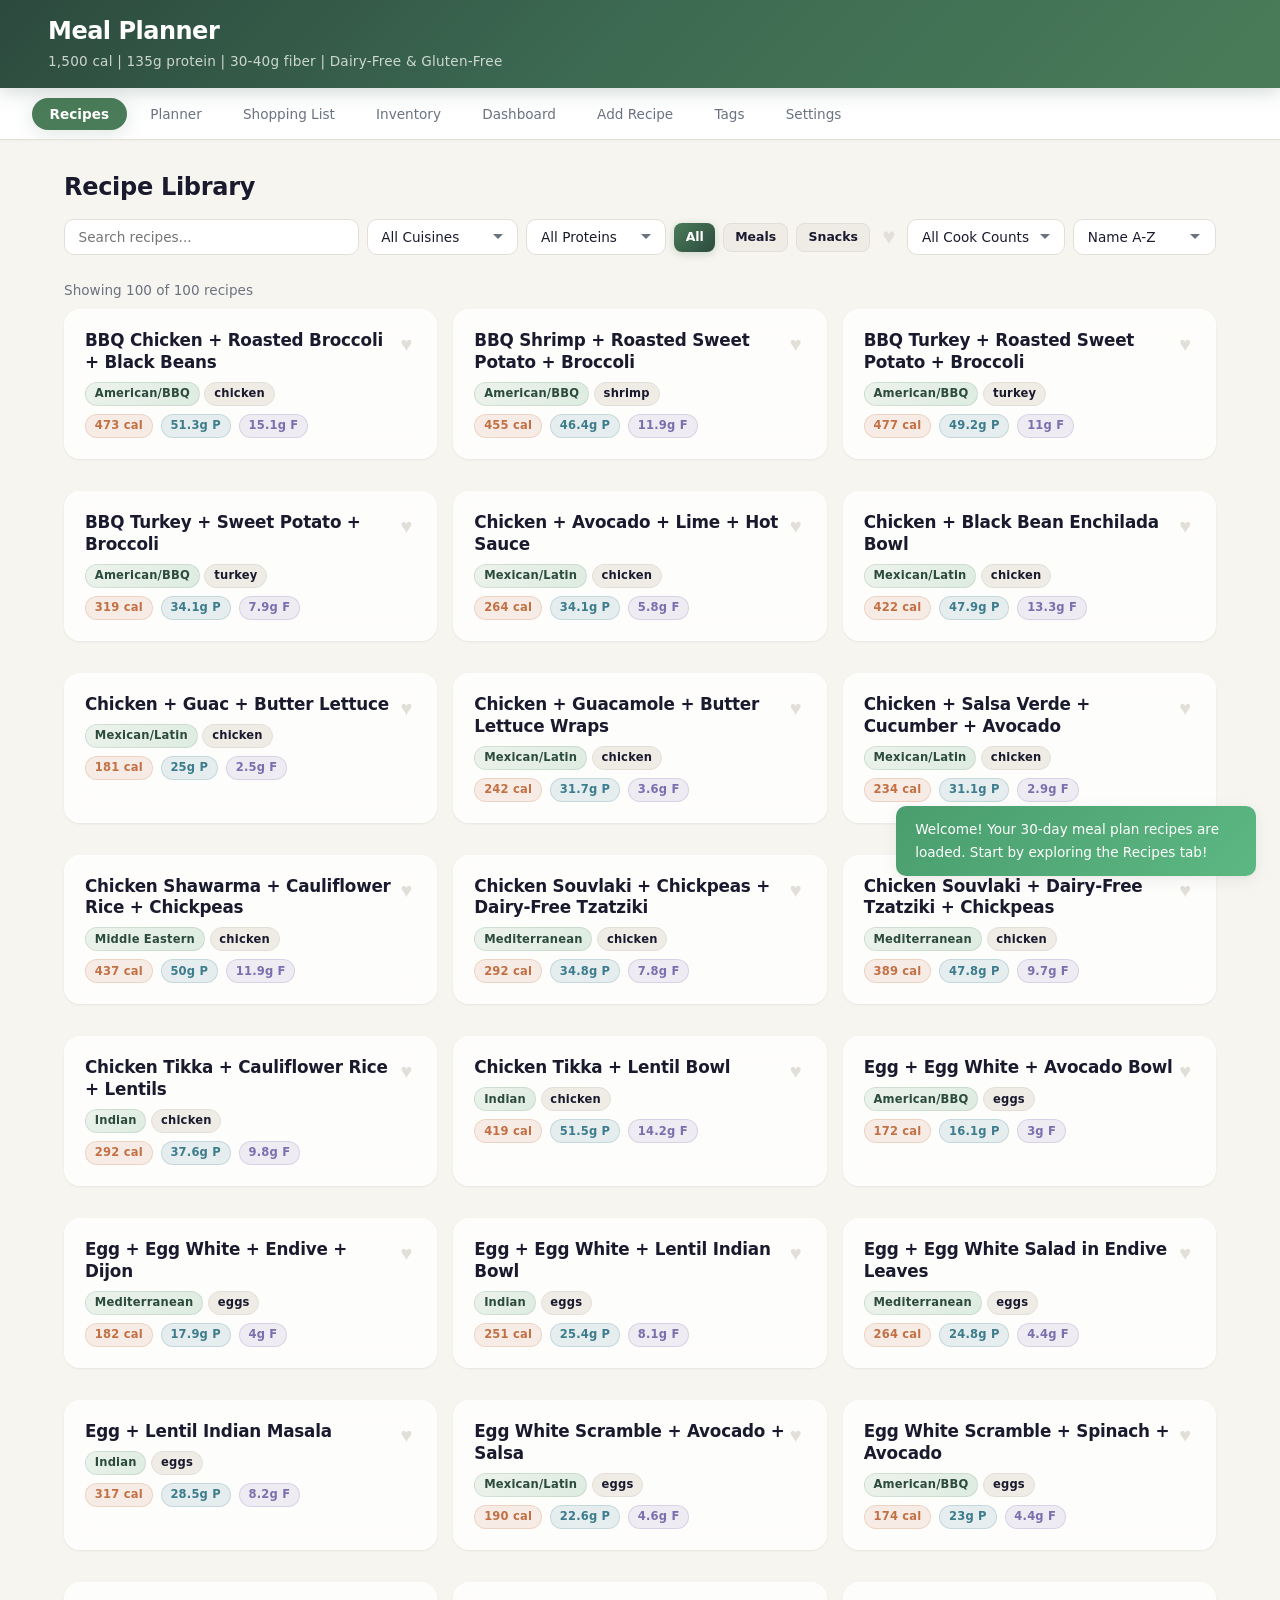
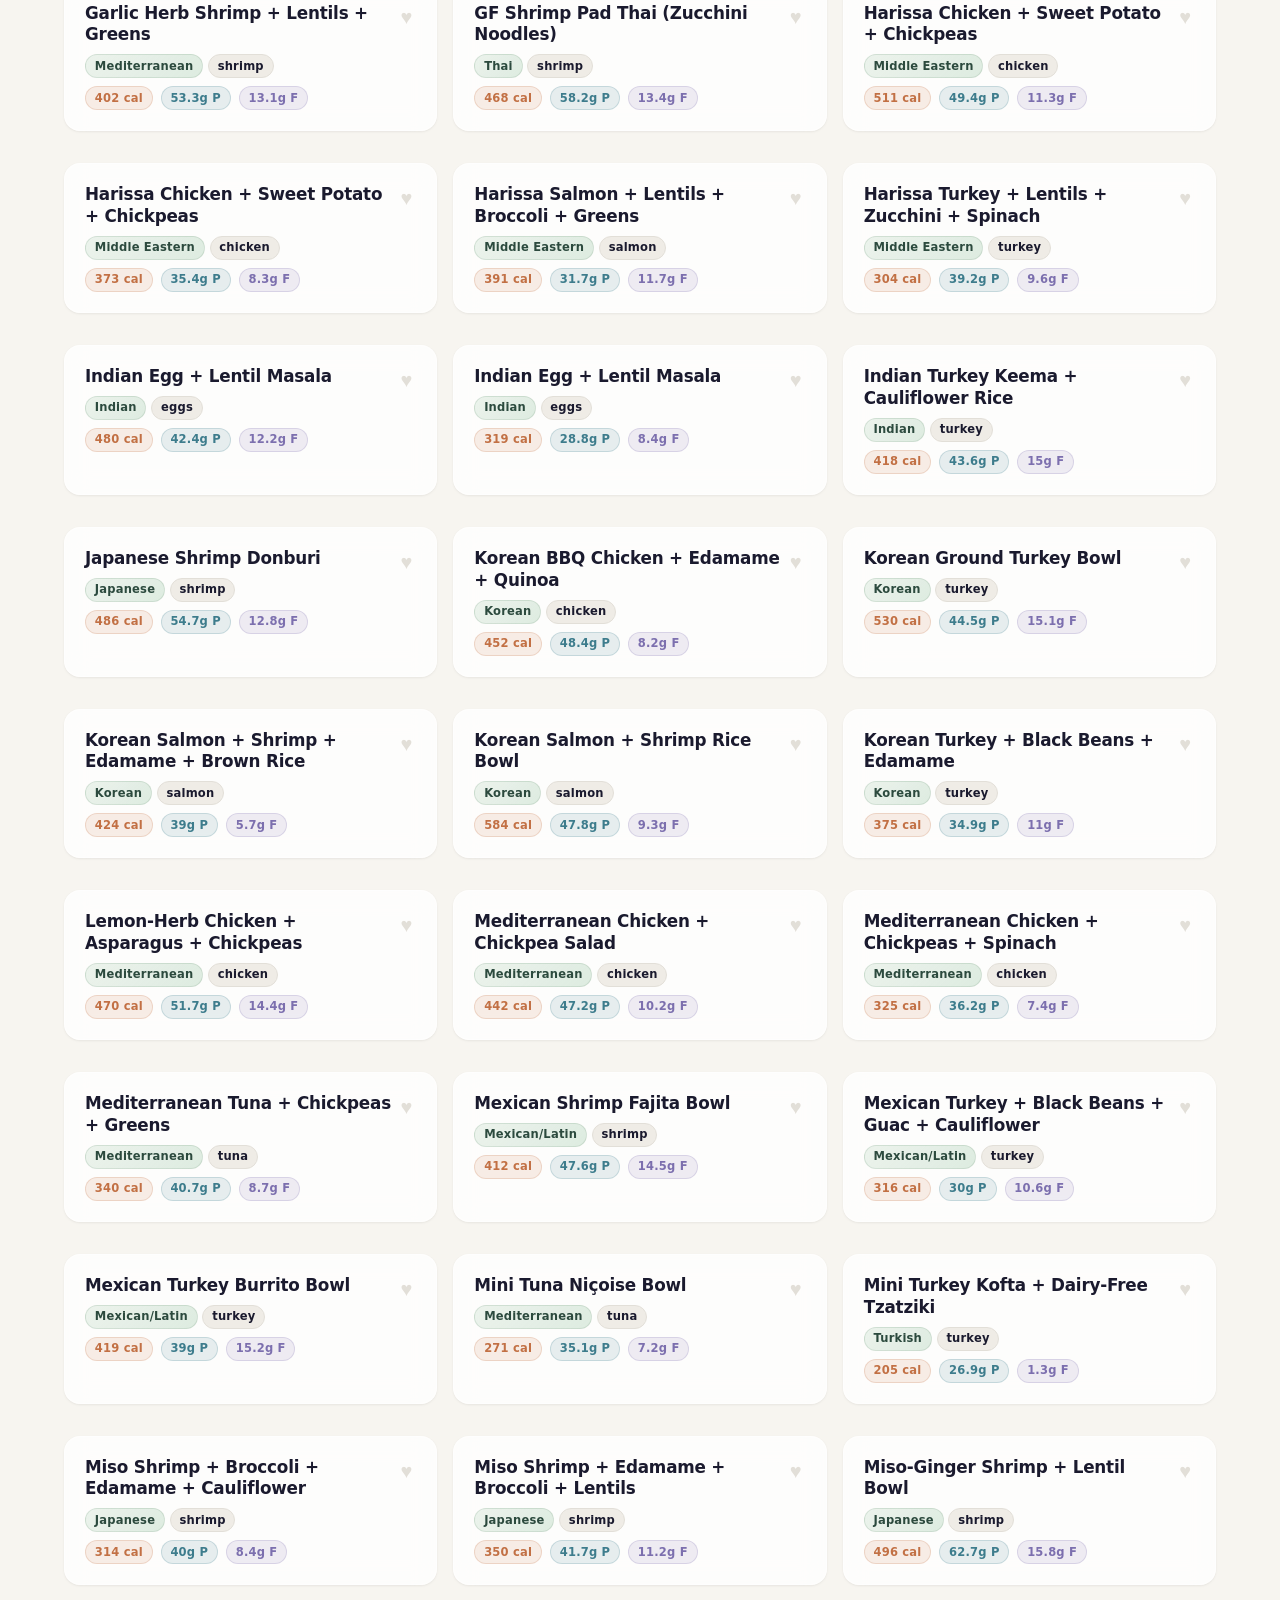
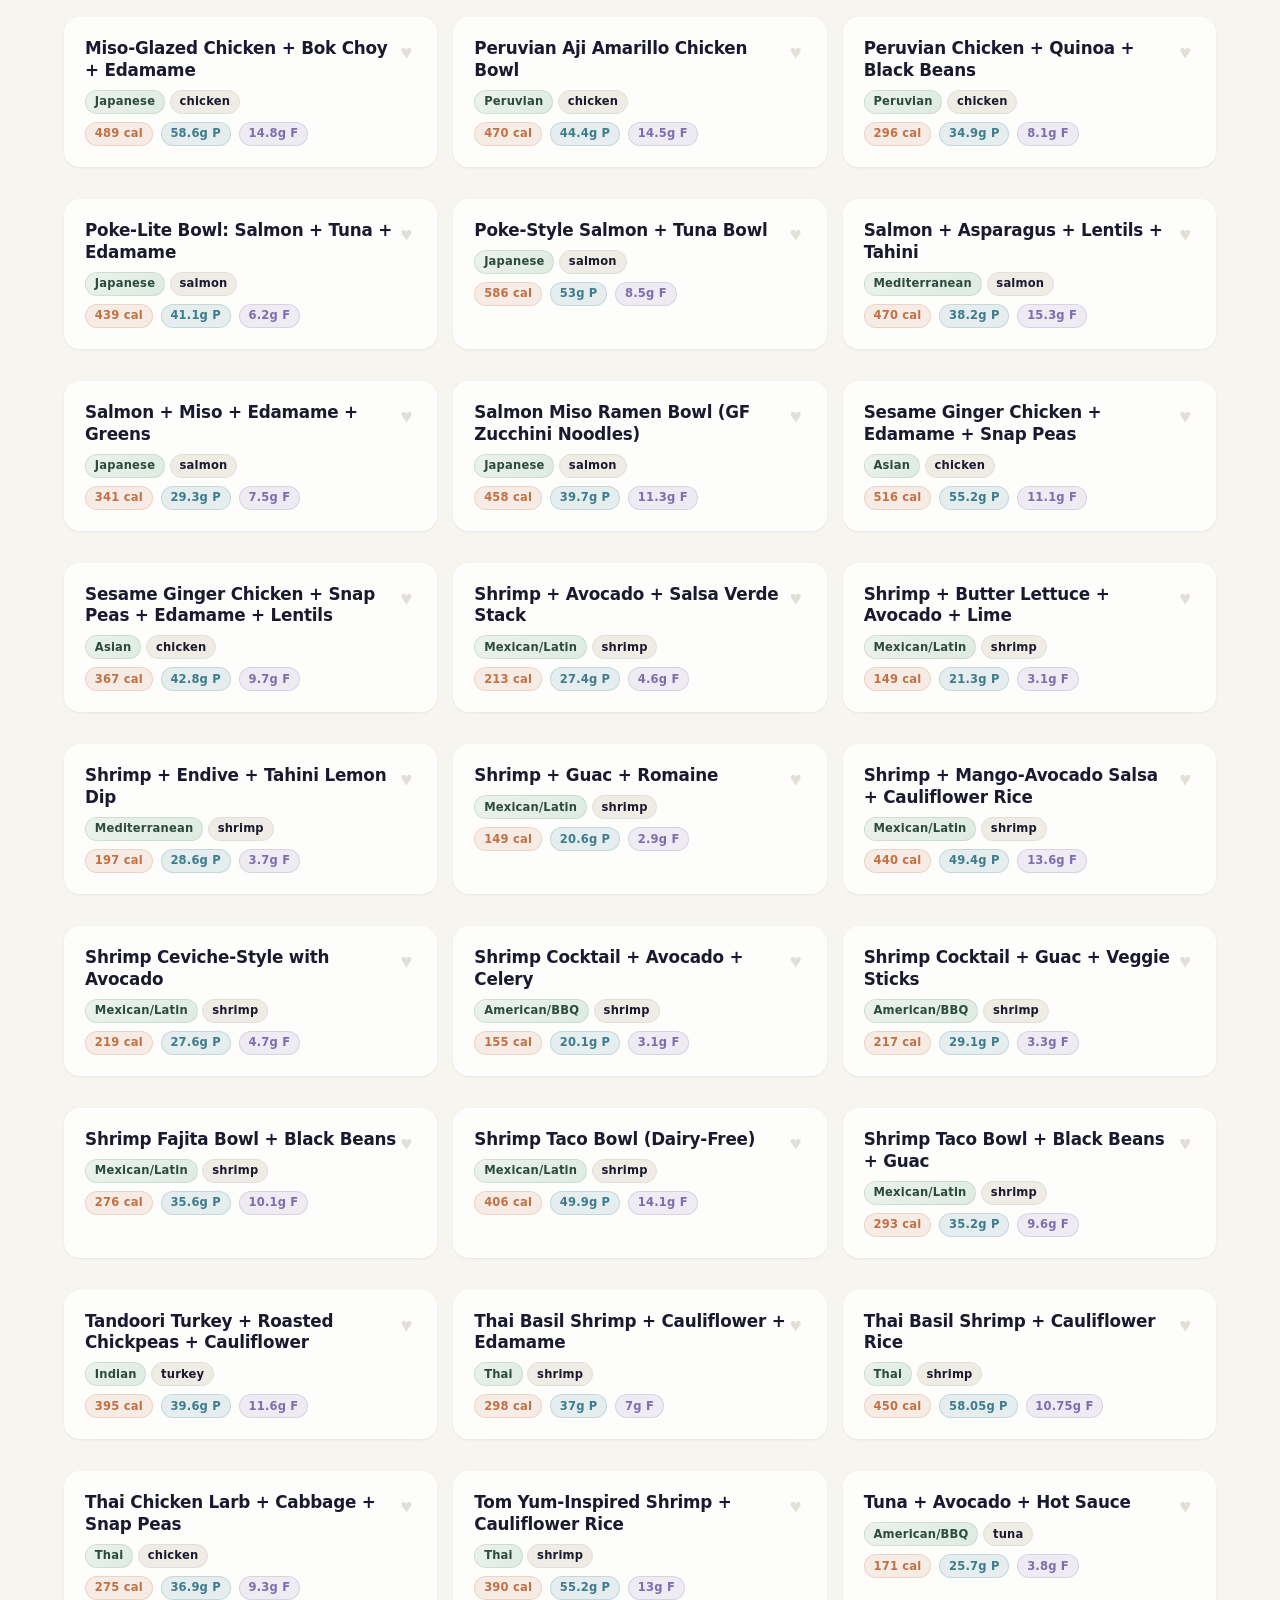
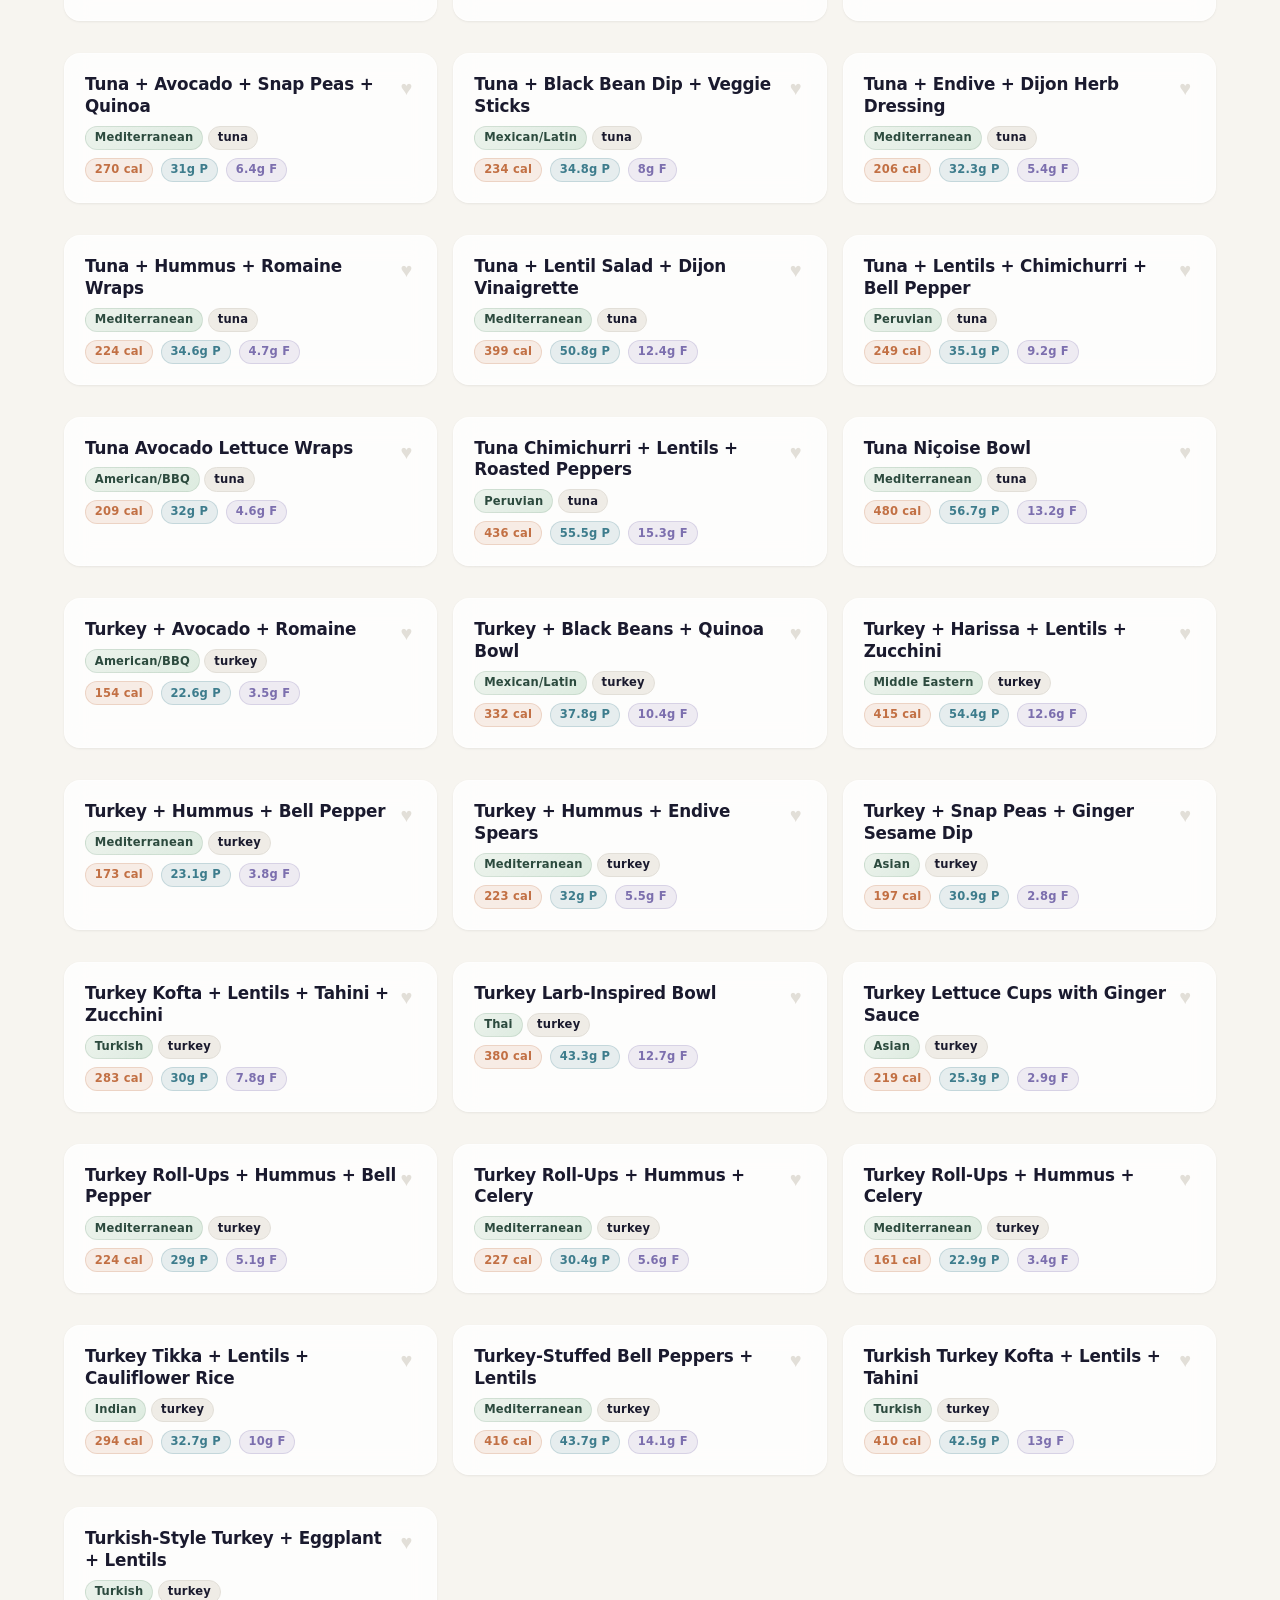
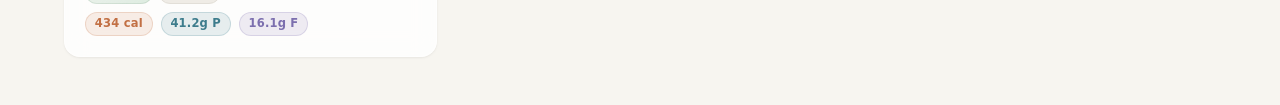
<file: app/index.html>
<!DOCTYPE html>
<html lang="en">
<head>
  <meta charset="UTF-8">
  <meta name="viewport" content="width=device-width, initial-scale=1.0">
  <title>Meal Planner</title>
  <link rel="stylesheet" href="css/styles.css">
  <link rel="modulepreload" href="js/shopping-list.js">
  <link rel="modulepreload" href="js/meal-planner.js">
  <link rel="modulepreload" href="js/pantry.js">
  <link rel="modulepreload" href="js/macro-dashboard.js">
  <link rel="modulepreload" href="js/settings.js">
  <link rel="modulepreload" href="js/add-recipe.js">
  <link rel="modulepreload" href="js/tag-manager.js">
</head>
<body>

  <header>
    <h1>Meal Planner</h1>
    <p class="header-subtitle">1,500 cal | 135g protein | 30-40g fiber | Dairy-Free &amp; Gluten-Free</p>
  </header>

  <nav class="nav-tabs">
    <button class="nav-tab nav-tab--active" data-page="recipes">Recipes</button>
    <button class="nav-tab" data-page="planner">Planner</button>
    <button class="nav-tab" data-page="shopping-list">Shopping List</button>
    <button class="nav-tab" data-page="pantry">Inventory</button>
    <button class="nav-tab" data-page="dashboard">Dashboard</button>
    <button class="nav-tab" data-page="add-recipe">Add Recipe</button>
    <button class="nav-tab" data-page="tags">Tags</button>
    <button class="nav-tab" data-page="settings">Settings</button>
  </nav>

  <main id="app-content"></main>

  <div id="modal-overlay" class="modal-overlay hidden">
    <div class="modal-content" id="modal-content"></div>
  </div>

  <div id="toast-container" class="toast-container"></div>

  <script type="module" src="js/app.js"></script>
</body>
</html>
</file>
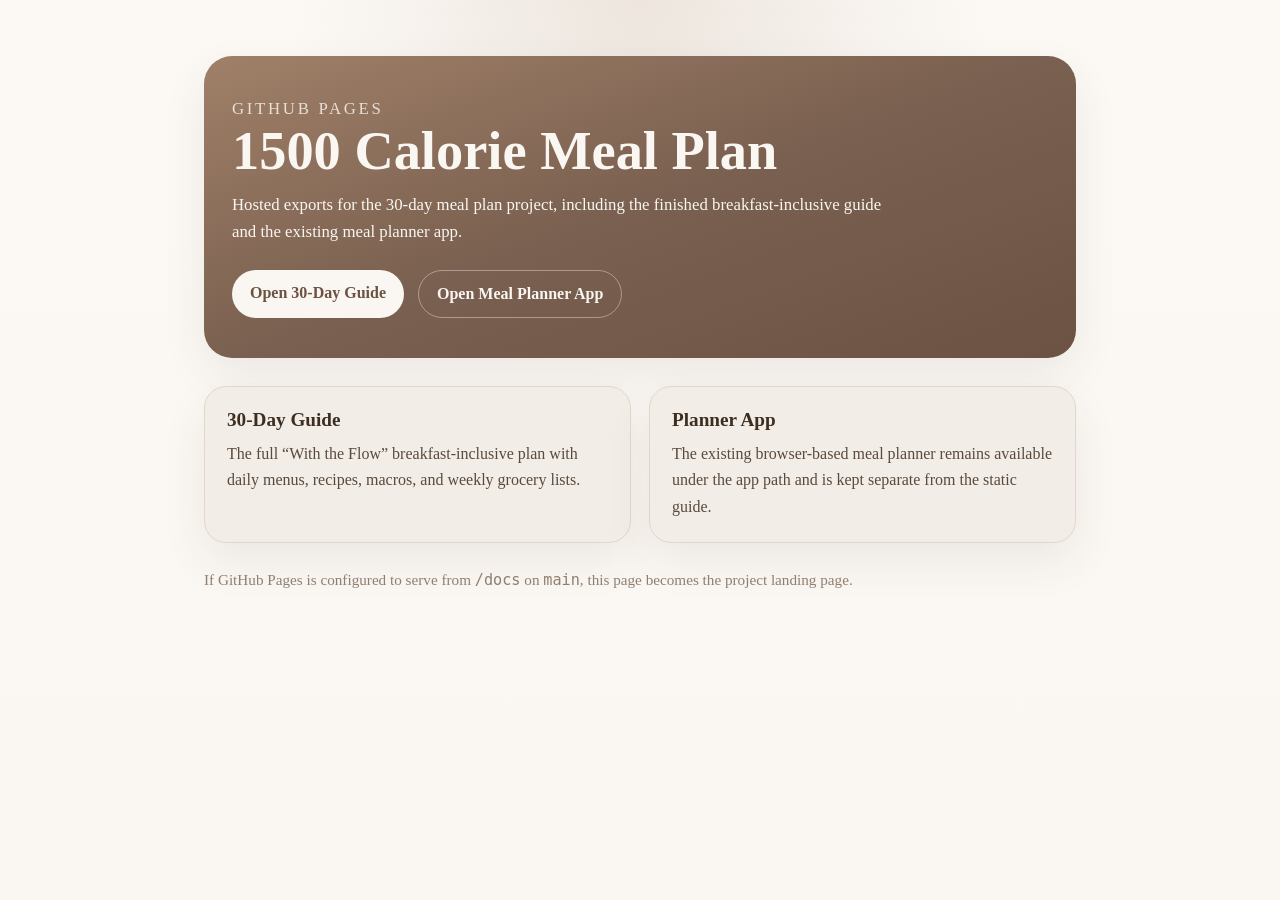
<file: docs/index.html>
<!DOCTYPE html>
<html lang="en">
<head>
  <meta charset="UTF-8">
  <meta name="viewport" content="width=device-width, initial-scale=1.0">
  <title>1500 Calorie Meal Plan</title>
  <style>
    :root {
      --bg: #faf6f1;
      --card: #f2ede6;
      --card-border: #e0d8cc;
      --text: #5a4a3d;
      --heading: #3d2e22;
      --accent: #7a6050;
      --accent-dark: #6b5242;
      --muted: #8f7f70;
      --shadow: 0 18px 45px rgba(61, 46, 34, 0.08);
    }

    * {
      box-sizing: border-box;
    }

    body {
      margin: 0;
      font-family: Georgia, serif;
      background:
        radial-gradient(circle at top, rgba(160, 128, 104, 0.16), transparent 32%),
        linear-gradient(180deg, #fcf9f5 0%, var(--bg) 100%);
      color: var(--text);
      min-height: 100vh;
    }

    main {
      max-width: 920px;
      margin: 0 auto;
      padding: 56px 24px 72px;
    }

    .hero {
      background: linear-gradient(160deg, #a08068 0%, #7a6050 50%, #6b5242 100%);
      color: #faf6f1;
      border-radius: 28px;
      padding: 40px 28px;
      box-shadow: var(--shadow);
    }

    .eyebrow {
      text-transform: uppercase;
      letter-spacing: 0.16em;
      font-size: 12px;
      opacity: 0.82;
      margin: 0 0 14px;
    }

    h1 {
      margin: 0 0 12px;
      font-size: clamp(2rem, 5vw, 3.4rem);
      line-height: 1.05;
    }

    .hero p {
      margin: 0;
      max-width: 42rem;
      font-size: 1.05rem;
      line-height: 1.6;
    }

    .actions {
      display: flex;
      flex-wrap: wrap;
      gap: 14px;
      margin-top: 24px;
    }

    .button {
      display: inline-block;
      padding: 14px 18px;
      border-radius: 999px;
      text-decoration: none;
      font-weight: 700;
      background: #faf6f1;
      color: var(--accent-dark);
    }

    .button.secondary {
      background: transparent;
      border: 1px solid rgba(250, 246, 241, 0.4);
      color: #faf6f1;
    }

    .grid {
      display: grid;
      grid-template-columns: repeat(auto-fit, minmax(240px, 1fr));
      gap: 18px;
      margin-top: 28px;
    }

    .card {
      background: var(--card);
      border: 1px solid var(--card-border);
      border-radius: 22px;
      padding: 22px;
      box-shadow: var(--shadow);
    }

    .card h2 {
      margin: 0 0 10px;
      font-size: 1.2rem;
      color: var(--heading);
    }

    .card p {
      margin: 0;
      line-height: 1.65;
    }

    .meta {
      margin-top: 28px;
      color: var(--muted);
      font-size: 0.95rem;
    }
  </style>
</head>
<body>
  <main>
    <section class="hero">
      <p class="eyebrow">GitHub Pages</p>
      <h1>1500 Calorie Meal Plan</h1>
      <p>Hosted exports for the 30-day meal plan project, including the finished breakfast-inclusive guide and the existing meal planner app.</p>
      <div class="actions">
        <a class="button" href="./30-day-meal-plan-with-breakfasts/">Open 30-Day Guide</a>
        <a class="button secondary" href="./app/">Open Meal Planner App</a>
      </div>
    </section>

    <section class="grid" aria-label="Published outputs">
      <article class="card">
        <h2>30-Day Guide</h2>
        <p>The full “With the Flow” breakfast-inclusive plan with daily menus, recipes, macros, and weekly grocery lists.</p>
      </article>
      <article class="card">
        <h2>Planner App</h2>
        <p>The existing browser-based meal planner remains available under the app path and is kept separate from the static guide.</p>
      </article>
    </section>

    <p class="meta">If GitHub Pages is configured to serve from <code>/docs</code> on <code>main</code>, this page becomes the project landing page.</p>
  </main>
</body>
</html>
</file>
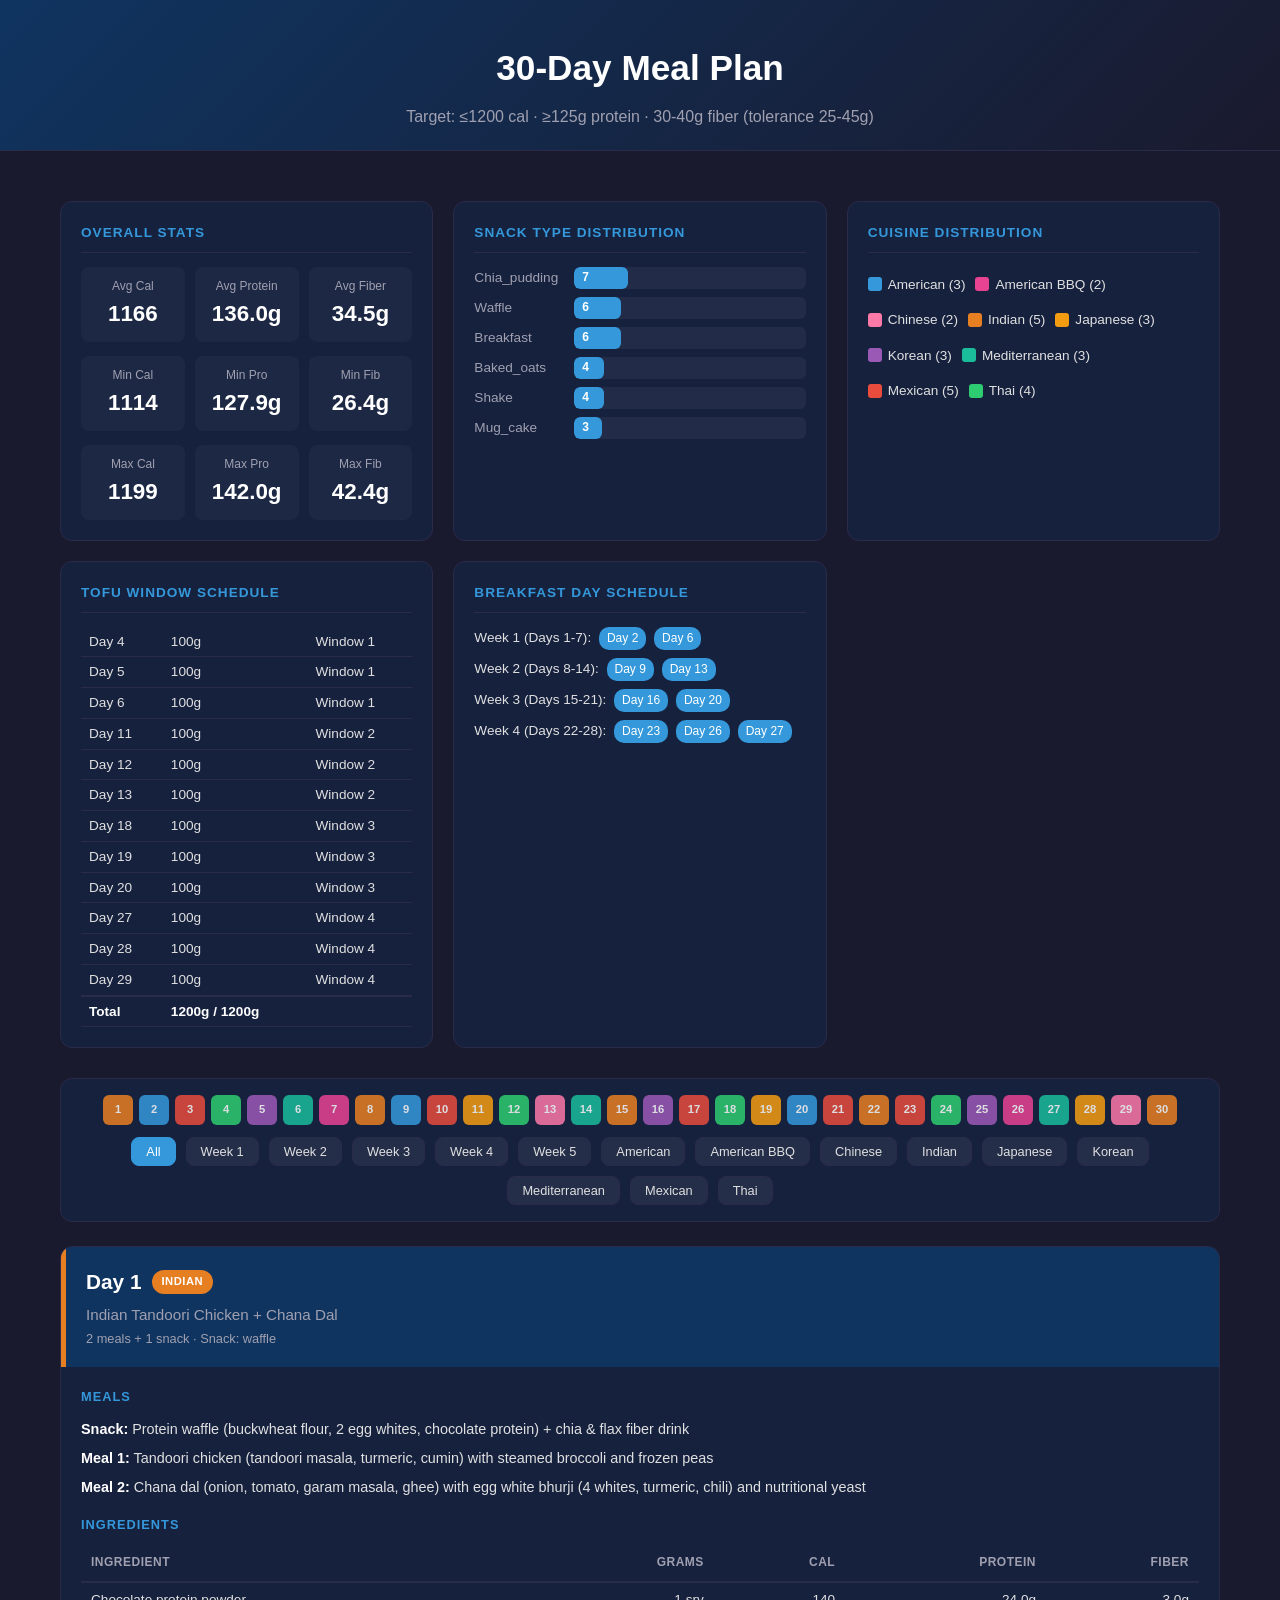
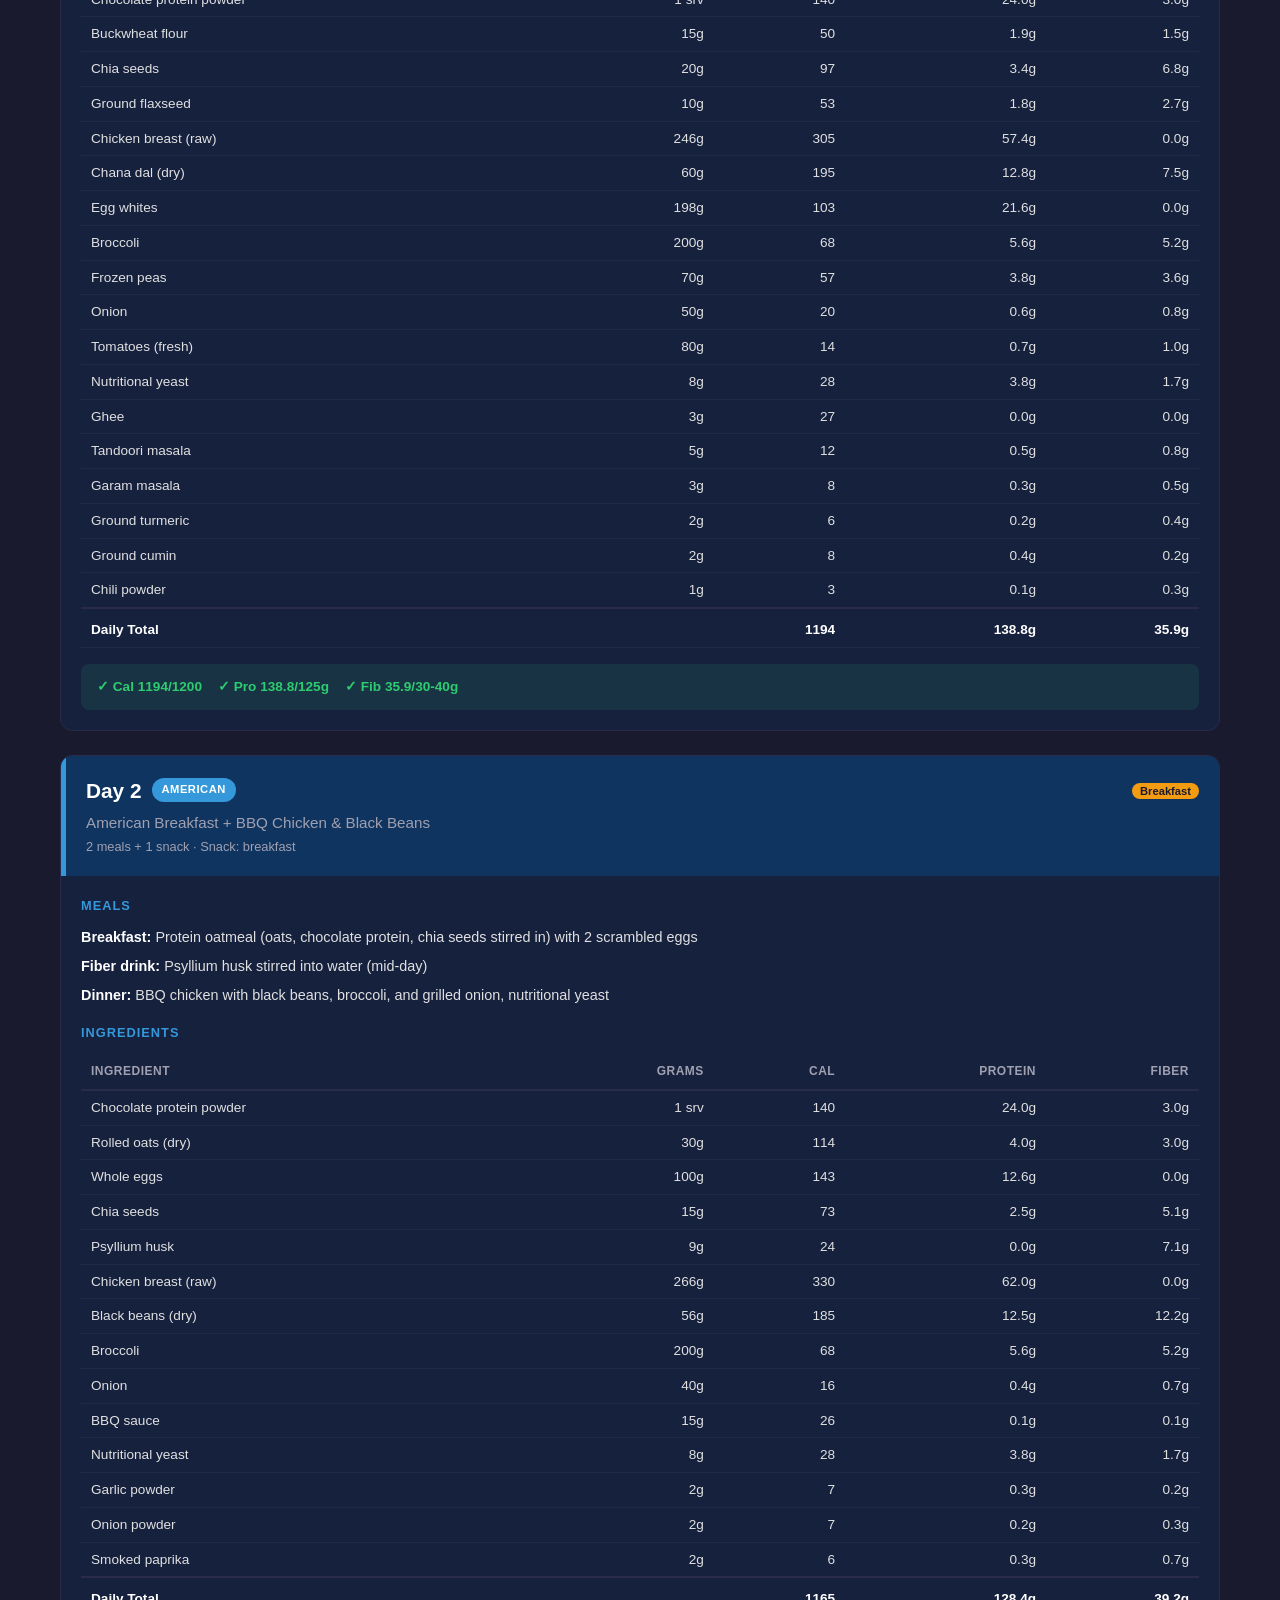
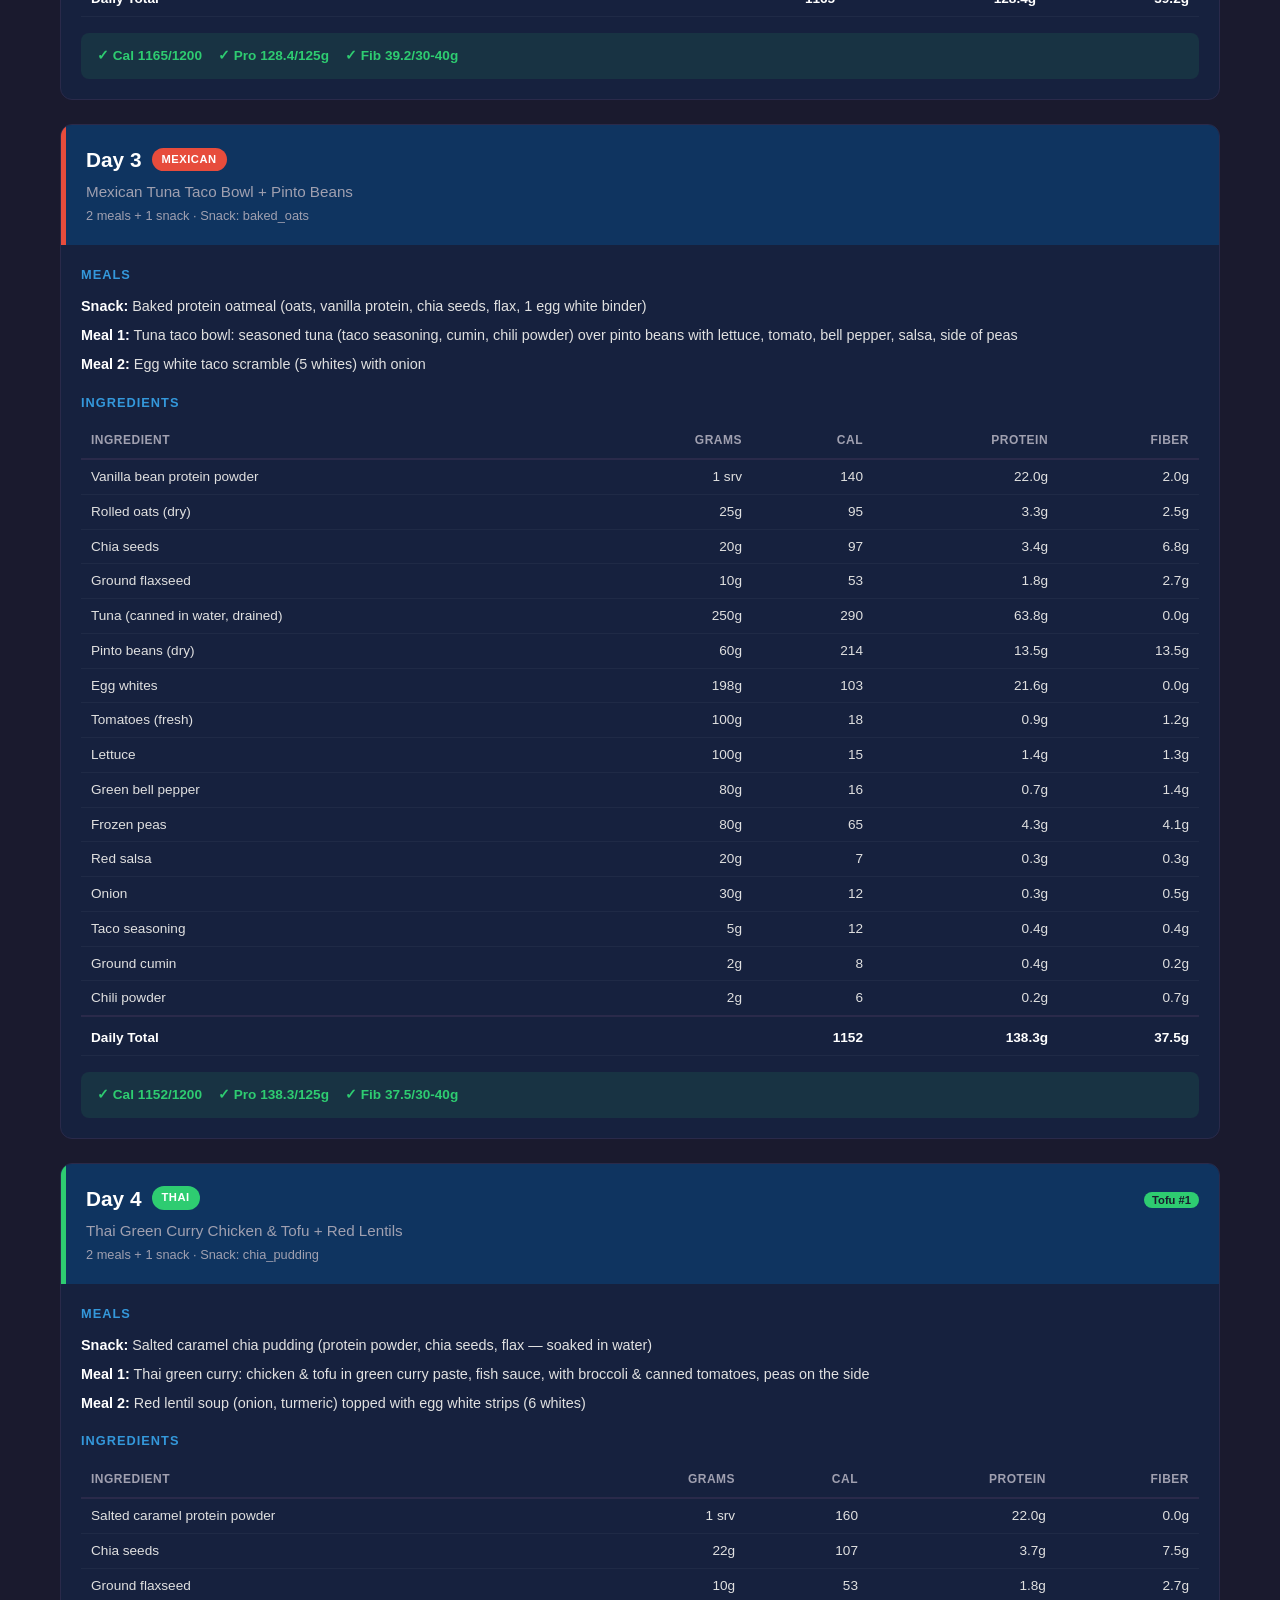
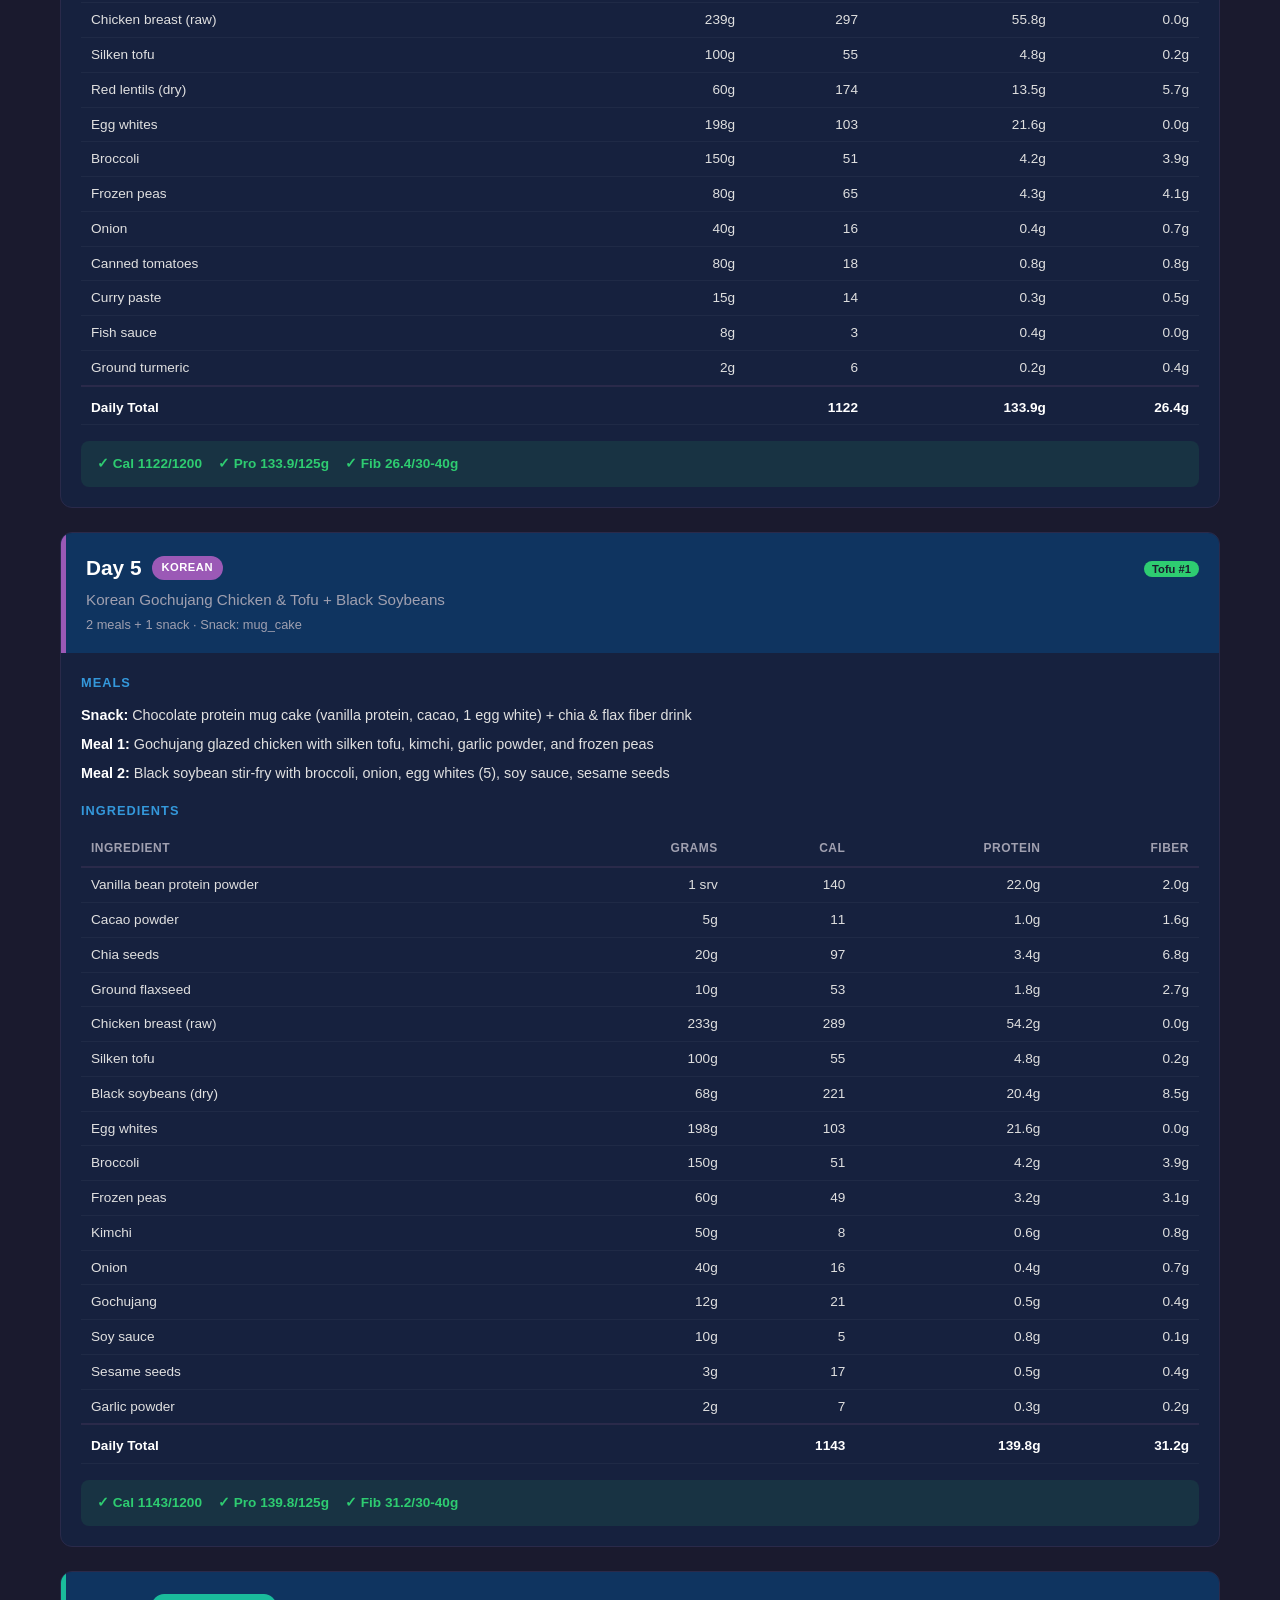
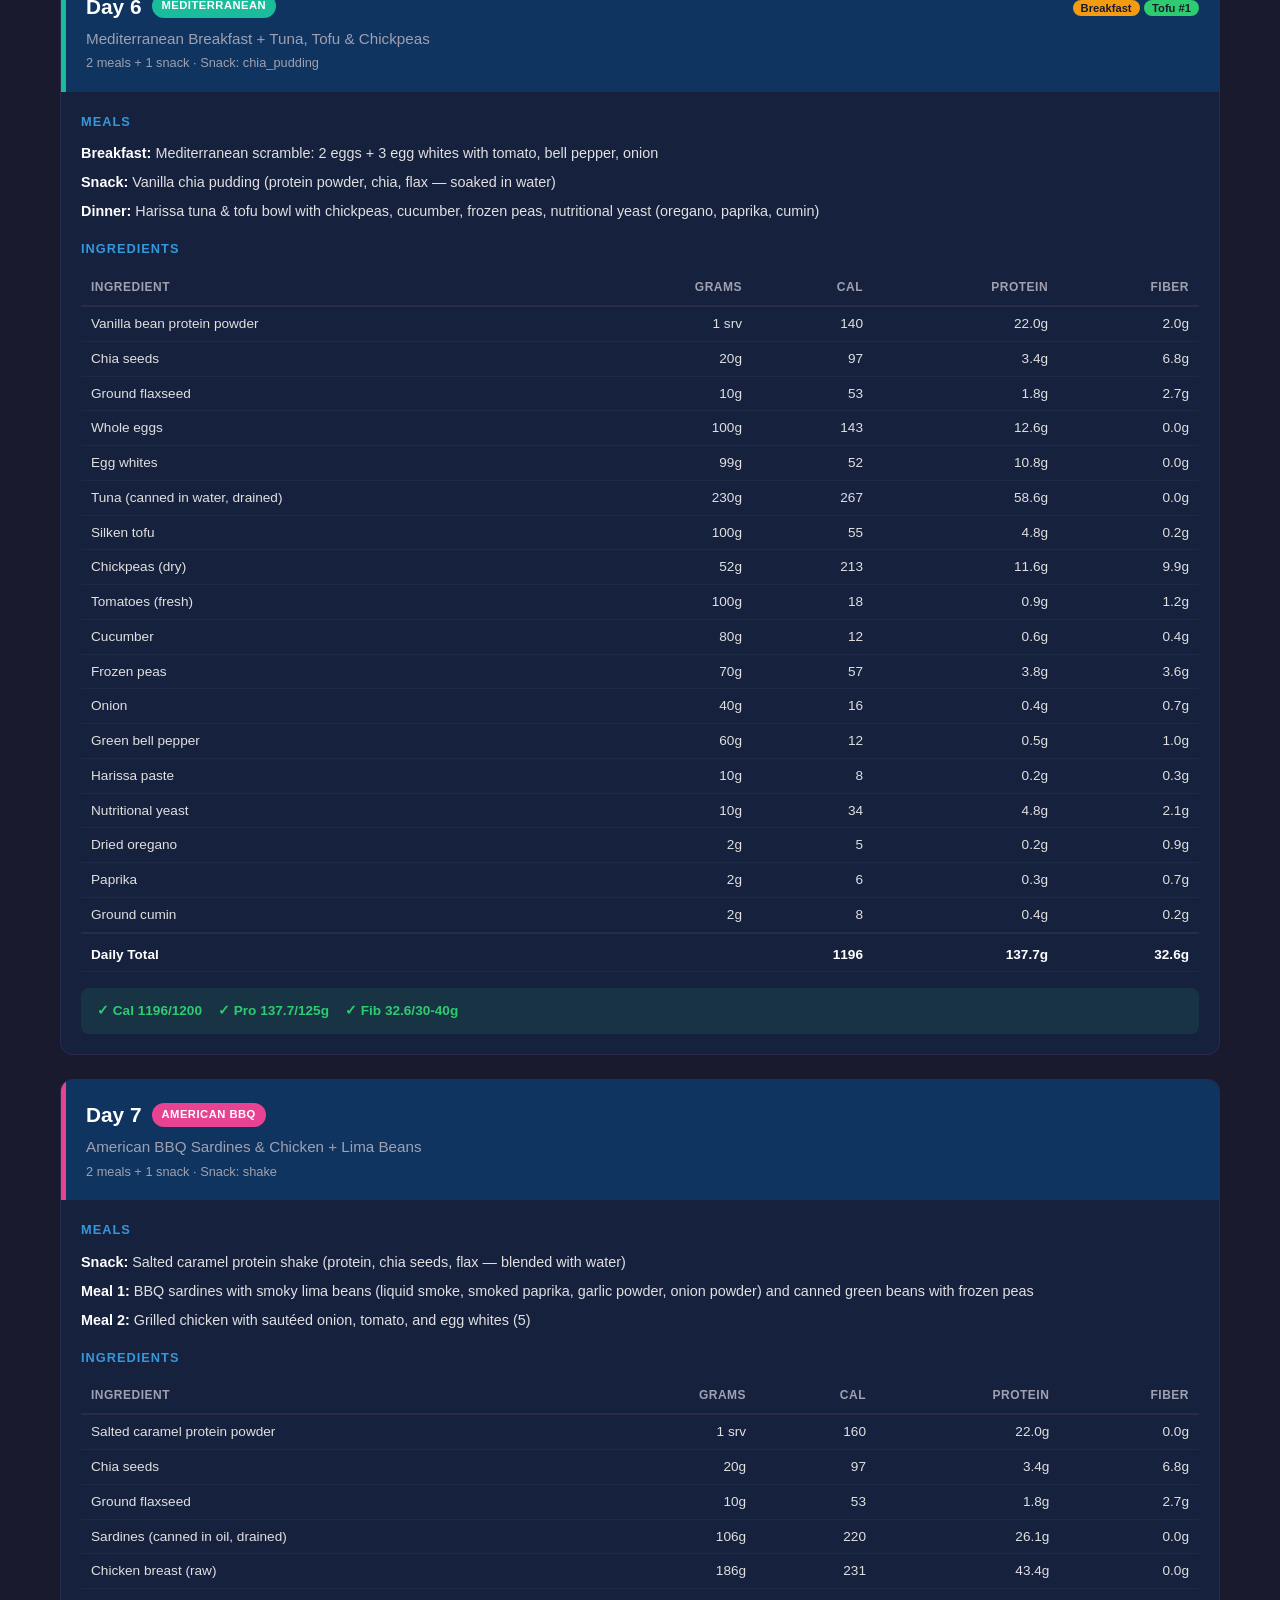
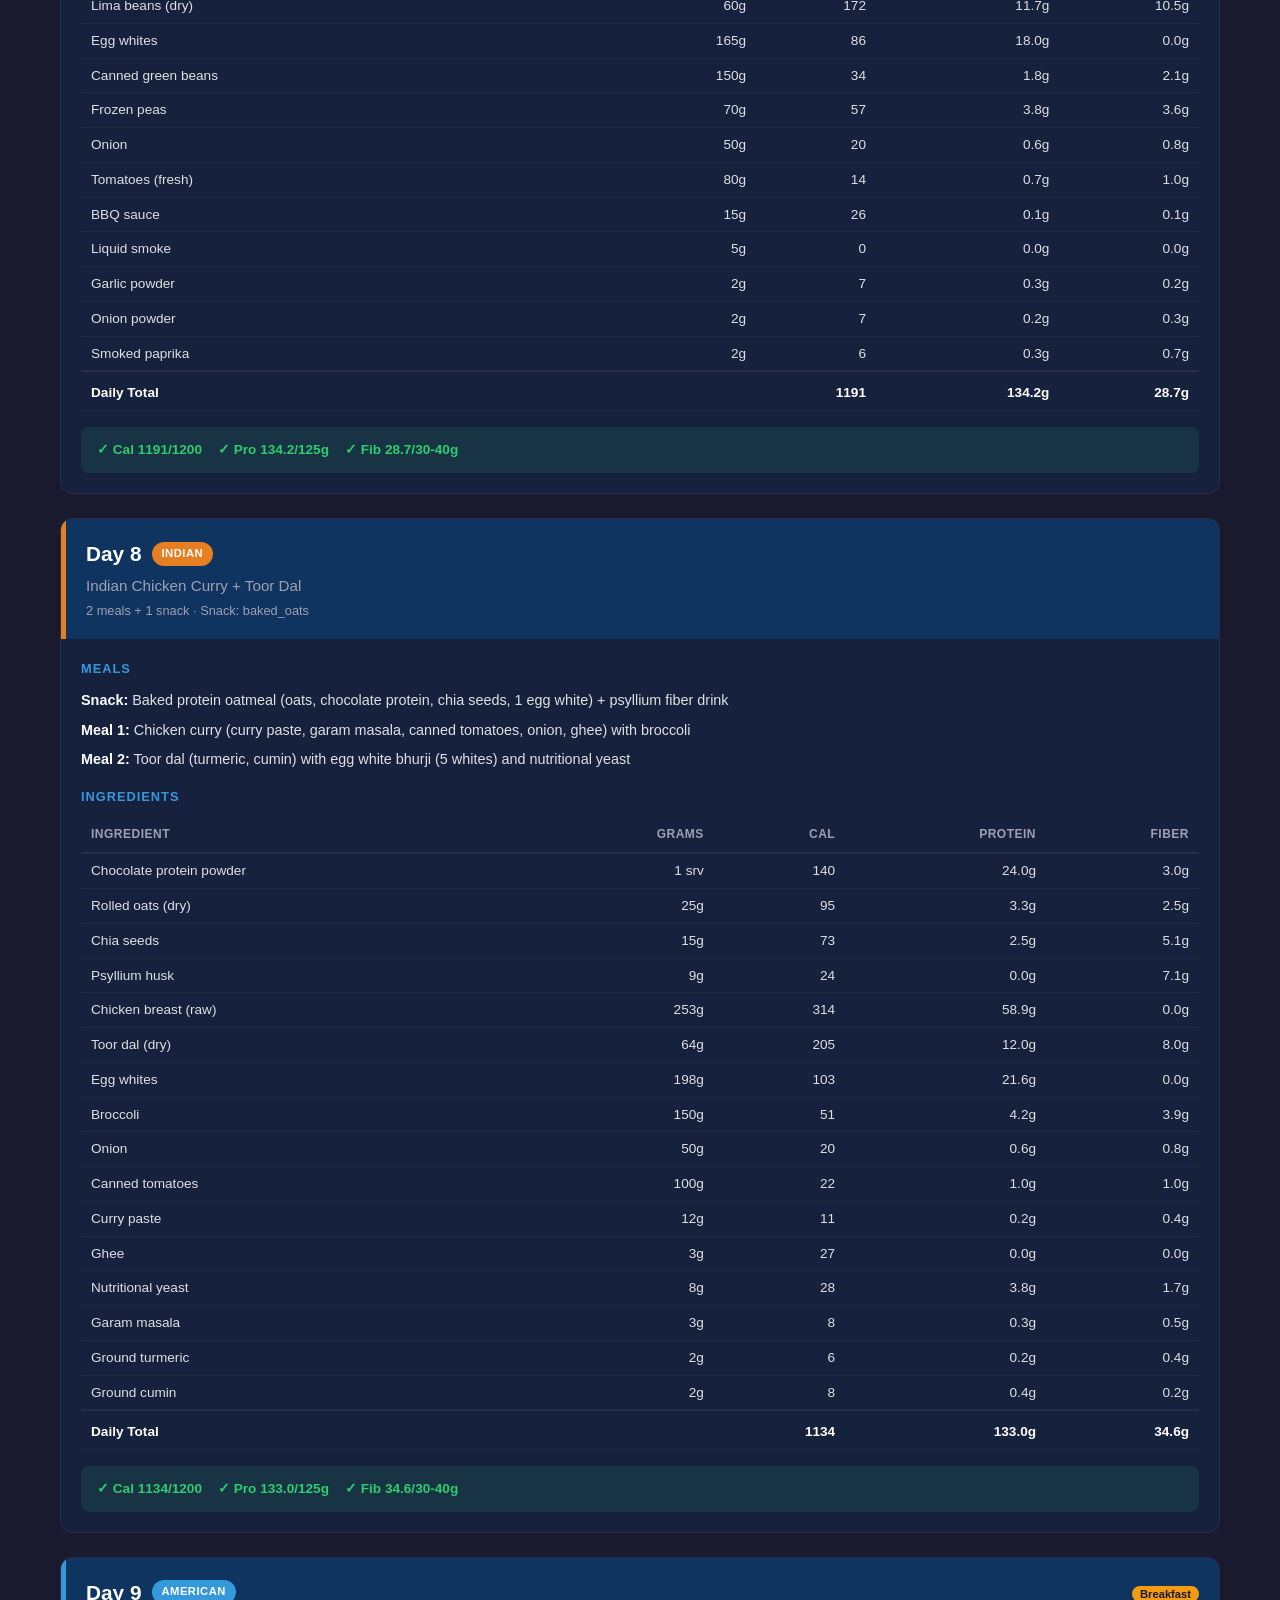
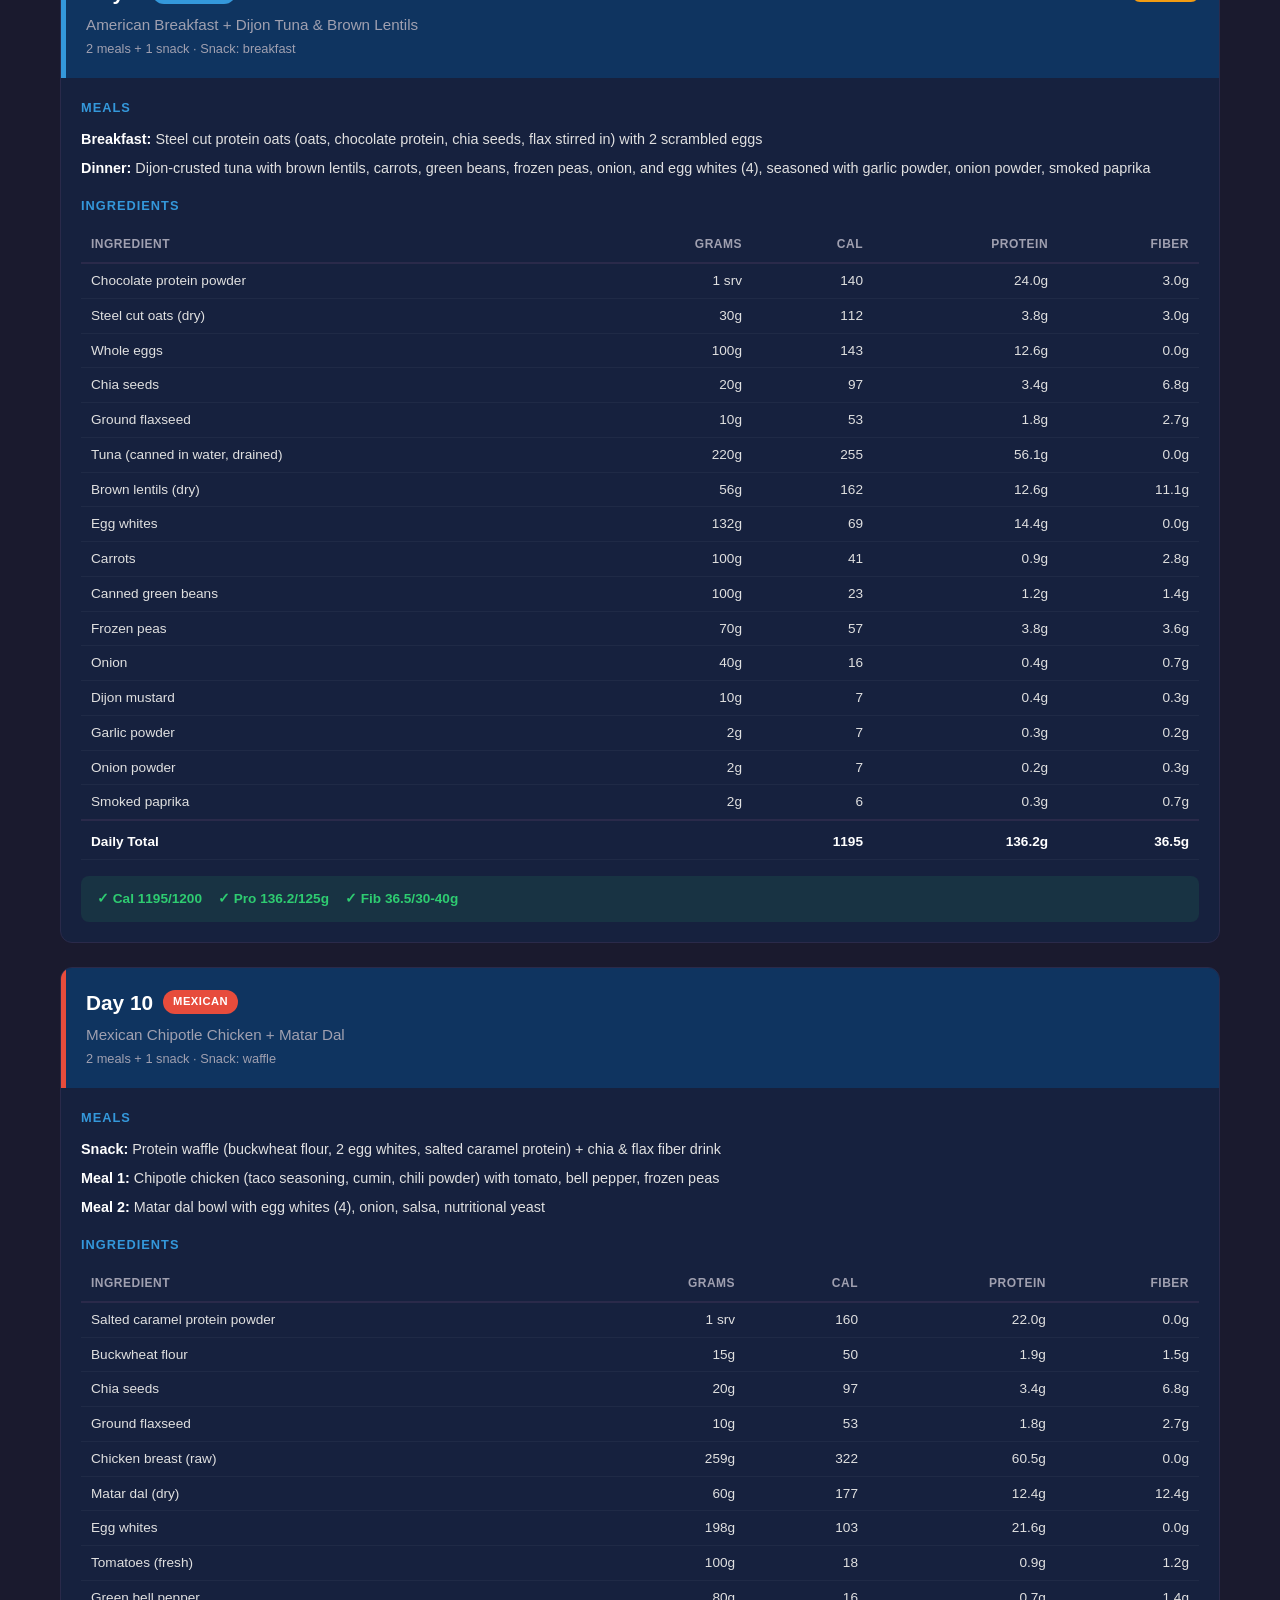
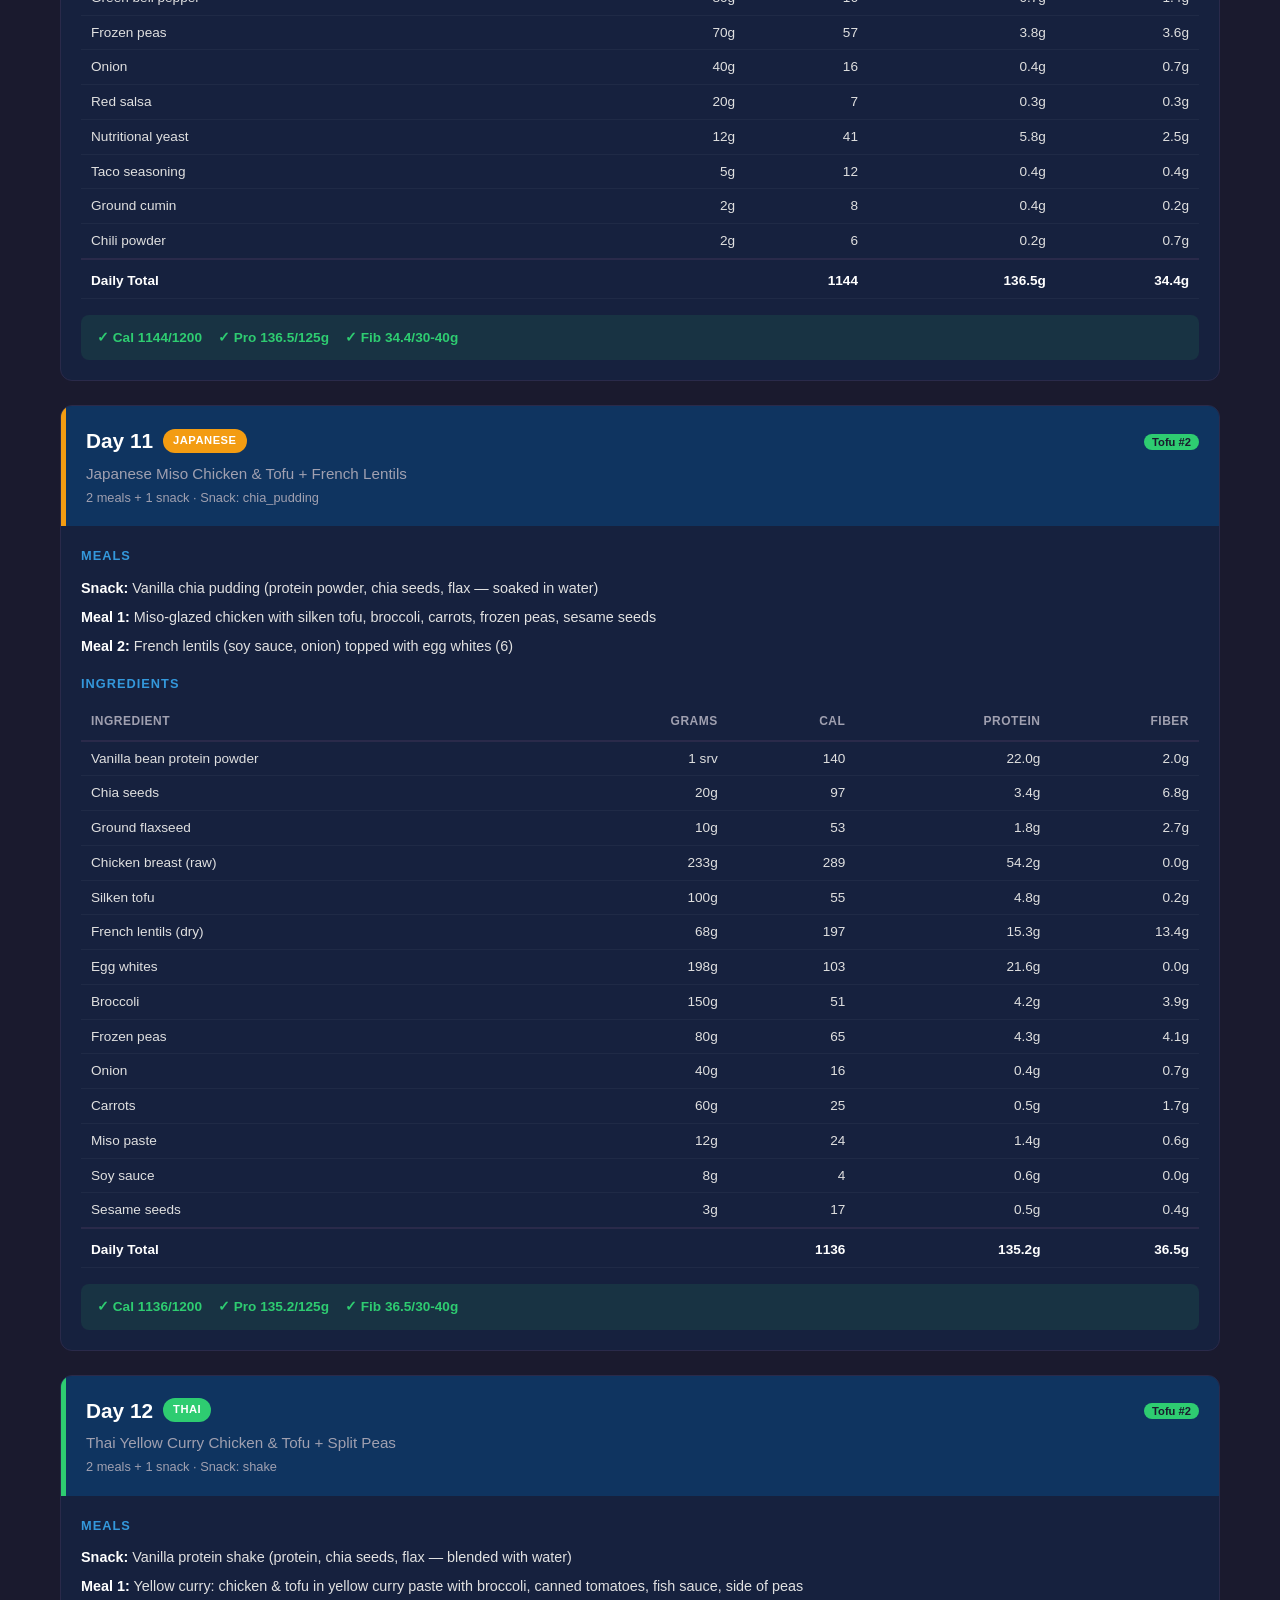
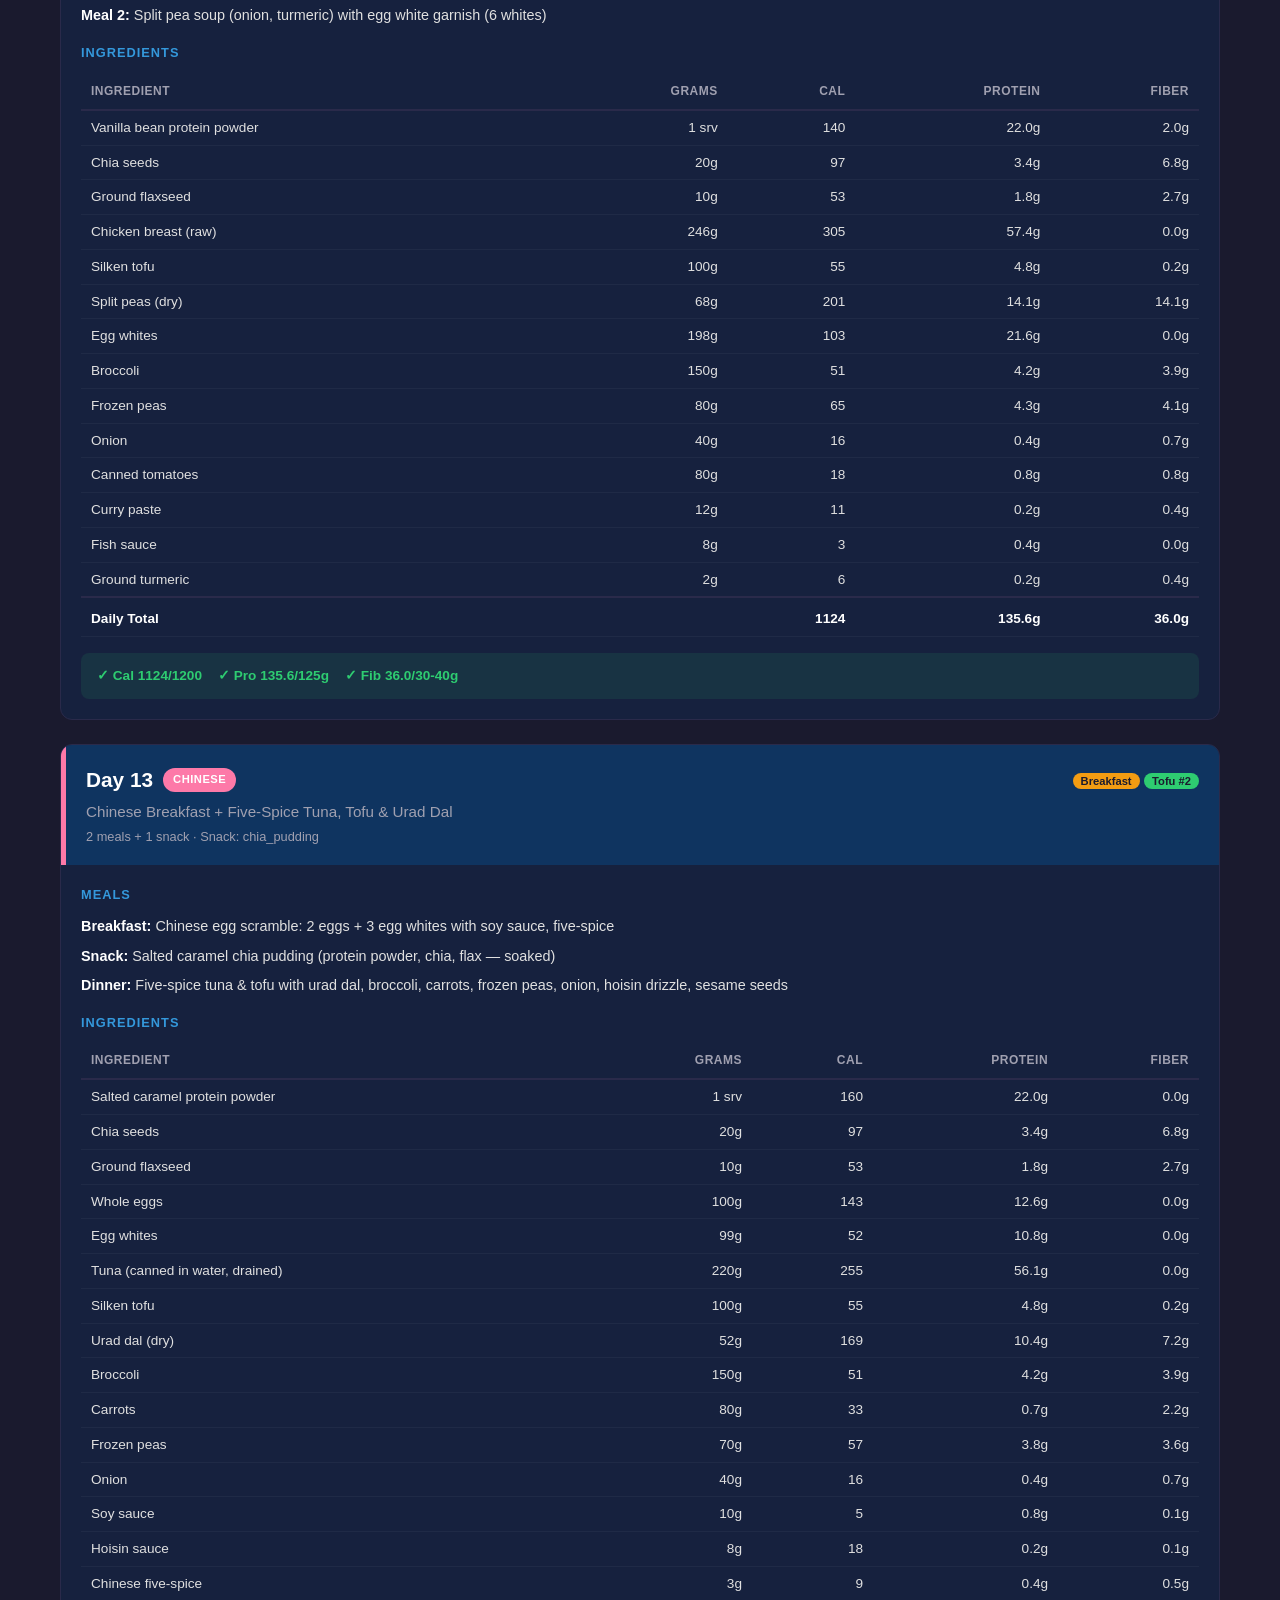
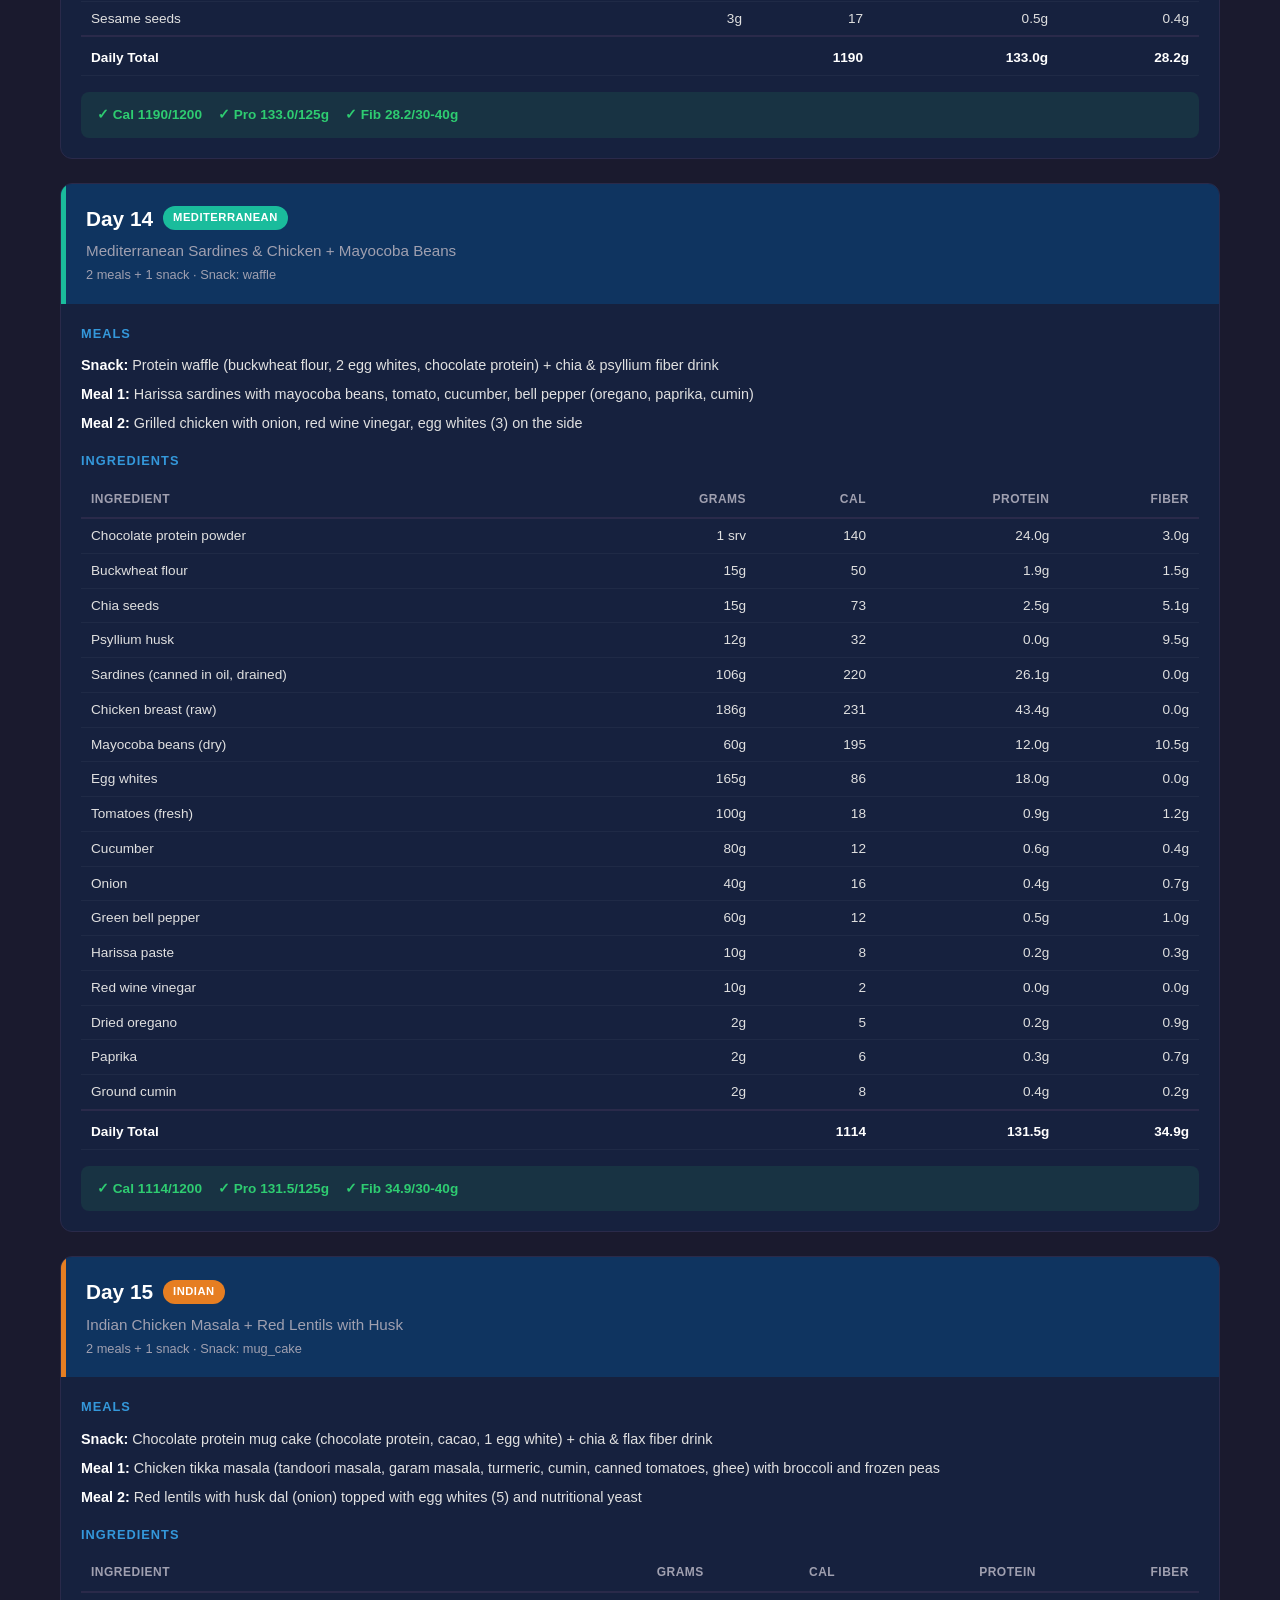
<file: meal_plan.html>
<!DOCTYPE html>
<html lang="en">
<head>
<meta charset="UTF-8">
<meta name="viewport" content="width=device-width, initial-scale=1.0">
<title>30-Day Meal Plan</title>
<style>
:root {
    --bg: #1a1a2e;
    --bg-card: #16213e;
    --bg-header: #0f3460;
    --text: #e0e0e0;
    --text-muted: #a0a0b0;
    --text-bright: #ffffff;
    --border: #2a2a4a;
    --green: #2ecc71;
    --red: #e74c3c;
    --accent: #3498db;
}
* { margin: 0; padding: 0; box-sizing: border-box; }
body {
    font-family: -apple-system, BlinkMacSystemFont, "Segoe UI", Roboto, "Helvetica Neue", Arial, sans-serif;
    background: var(--bg);
    color: var(--text);
    line-height: 1.6;
    padding: 0;
}
.container { max-width: 1200px; margin: 0 auto; padding: 20px; }

/* Header */
.page-header {
    text-align: center;
    padding: 40px 20px 20px;
    background: linear-gradient(135deg, #0f3460, #1a1a2e);
    border-bottom: 1px solid var(--border);
    margin-bottom: 30px;
}
.page-header h1 { font-size: 2.2rem; color: var(--text-bright); margin-bottom: 8px; }
.page-header .subtitle { color: var(--text-muted); font-size: 1rem; }

/* Dashboard */
.dashboard {
    display: grid;
    grid-template-columns: repeat(auto-fit, minmax(280px, 1fr));
    gap: 20px;
    margin-bottom: 30px;
}
.dash-panel {
    background: var(--bg-card);
    border: 1px solid var(--border);
    border-radius: 12px;
    padding: 20px;
}
.dash-panel h3 {
    color: var(--accent);
    font-size: 0.85rem;
    text-transform: uppercase;
    letter-spacing: 1px;
    margin-bottom: 14px;
    border-bottom: 1px solid var(--border);
    padding-bottom: 8px;
}
.stat-grid {
    display: grid;
    grid-template-columns: 1fr 1fr 1fr;
    gap: 10px;
    text-align: center;
}
.stat-box { padding: 10px 6px; background: rgba(255,255,255,0.03); border-radius: 8px; }
.stat-box .val { font-size: 1.4rem; font-weight: 700; color: var(--text-bright); }
.stat-box .label { font-size: 0.75rem; color: var(--text-muted); }

.stat-bar-row { display: flex; align-items: center; margin-bottom: 8px; }
.stat-bar-label { width: 100px; font-size: 0.85rem; color: var(--text-muted); text-transform: capitalize; }
.stat-bar-track { flex: 1; background: rgba(255,255,255,0.05); border-radius: 6px; height: 22px; overflow: hidden; }
.stat-bar-fill { height: 100%; background: var(--accent); border-radius: 6px; display: flex; align-items: center; padding-left: 8px; font-size: 0.75rem; color: white; font-weight: 600; min-width: 28px; }

.legend-item { display: inline-flex; align-items: center; margin: 4px 10px 4px 0; font-size: 0.85rem; }
.legend-swatch { width: 14px; height: 14px; border-radius: 3px; margin-right: 6px; display: inline-block; }

table.tofu-table { width: 100%; font-size: 0.85rem; border-collapse: collapse; }
table.tofu-table td { padding: 4px 8px; border-bottom: 1px solid var(--border); }
table.tofu-table .total-row td { font-weight: 700; color: var(--text-bright); border-top: 2px solid var(--border); }

.breakfast-week { margin-bottom: 8px; font-size: 0.85rem; }
.badge { display: inline-block; background: var(--accent); color: white; padding: 2px 8px; border-radius: 10px; font-size: 0.75rem; margin-left: 4px; }

/* Navigation & Filters */
.nav-bar {
    background: var(--bg-card);
    border: 1px solid var(--border);
    border-radius: 12px;
    padding: 16px 20px;
    margin-bottom: 24px;
    position: sticky;
    top: 0;
    z-index: 100;
}
.nav-dots {
    display: flex;
    flex-wrap: wrap;
    gap: 6px;
    margin-bottom: 12px;
    justify-content: center;
}
.nav-dot {
    width: 30px; height: 30px;
    border-radius: 6px;
    display: flex; align-items: center; justify-content: center;
    color: white; font-size: 0.7rem; font-weight: 700;
    text-decoration: none;
    opacity: 0.85;
    transition: opacity 0.2s, transform 0.2s;
}
.nav-dot:hover { opacity: 1; transform: scale(1.15); }

.filters {
    display: flex;
    gap: 10px;
    flex-wrap: wrap;
    justify-content: center;
}
.filter-btn {
    background: rgba(255,255,255,0.06);
    border: 1px solid var(--border);
    color: var(--text);
    padding: 6px 14px;
    border-radius: 8px;
    cursor: pointer;
    font-size: 0.8rem;
    transition: all 0.2s;
}
.filter-btn:hover, .filter-btn.active {
    background: var(--accent);
    color: white;
    border-color: var(--accent);
}

/* Day Cards */
.day-card {
    background: var(--bg-card);
    border: 1px solid var(--border);
    border-radius: 12px;
    margin-bottom: 24px;
    overflow: hidden;
    transition: opacity 0.3s;
}
.day-card.hidden { display: none; }
.card-header {
    padding: 18px 20px;
    background: var(--bg-header);
}
.card-title-row { display: flex; align-items: center; justify-content: space-between; flex-wrap: wrap; gap: 8px; }
.card-header h2 { font-size: 1.3rem; color: var(--text-bright); display: flex; align-items: center; gap: 10px; }
.cuisine-badge {
    font-size: 0.7rem;
    padding: 3px 10px;
    border-radius: 12px;
    color: white;
    font-weight: 600;
    text-transform: uppercase;
    letter-spacing: 0.5px;
}
.card-subtitle { color: var(--text-muted); font-size: 0.95rem; margin-top: 4px; }
.card-meta { color: var(--text-muted); font-size: 0.8rem; margin-top: 2px; }

.tag { font-size: 0.7rem; padding: 2px 8px; border-radius: 10px; font-weight: 600; }
.tag-breakfast { background: #f39c12; color: #1a1a2e; }
.tag-tofu { background: #2ecc71; color: #1a1a2e; }

.card-body { padding: 20px; }
.meals-section, .ingredients-section { margin-bottom: 16px; }
.meals-section h3, .ingredients-section h3 {
    font-size: 0.8rem;
    text-transform: uppercase;
    letter-spacing: 1px;
    color: var(--accent);
    margin-bottom: 10px;
}
.meal-item { margin-bottom: 6px; font-size: 0.9rem; }
.meal-label { font-weight: 600; color: var(--text-bright); }

/* Ingredient Table */
.ing-table { width: 100%; border-collapse: collapse; font-size: 0.85rem; }
.ing-table th {
    text-align: left;
    padding: 8px 10px;
    border-bottom: 2px solid var(--border);
    color: var(--text-muted);
    font-size: 0.75rem;
    text-transform: uppercase;
    letter-spacing: 0.5px;
}
.ing-table td {
    padding: 6px 10px;
    border-bottom: 1px solid rgba(255,255,255,0.04);
}
.ing-table .num { text-align: right; font-variant-numeric: tabular-nums; }
.ing-table th.num { text-align: right; }
.ing-table tfoot td {
    border-top: 2px solid var(--border);
    padding-top: 10px;
}
.total-row td { font-weight: 700; color: var(--text-bright); }

/* Check indicators */
.checks {
    display: flex;
    gap: 16px;
    padding: 12px 16px;
    border-radius: 8px;
    font-size: 0.85rem;
    font-weight: 600;
    flex-wrap: wrap;
}
.checks.pass { background: rgba(46, 204, 113, 0.1); }
.checks.fail { background: rgba(231, 76, 60, 0.1); }
.checks .check { color: var(--green); }
.checks .x { color: var(--red); }

/* Responsive */
@media (max-width: 768px) {
    .container { padding: 10px; }
    .page-header h1 { font-size: 1.5rem; }
    .dashboard { grid-template-columns: 1fr; }
    .ing-table { font-size: 0.75rem; }
    .ing-table th, .ing-table td { padding: 4px 6px; }
    .nav-dot { width: 26px; height: 26px; font-size: 0.6rem; }
    .checks { flex-direction: column; gap: 6px; }
    .stat-grid { grid-template-columns: 1fr; }
}
@media (max-width: 480px) {
    .card-header { padding: 12px 14px; }
    .card-body { padding: 14px; }
    .filters { gap: 6px; }
    .filter-btn { padding: 5px 10px; font-size: 0.7rem; }
}

/* Print */
@media print {
    body { background: white; color: #222; }
    .nav-bar { display: none; }
    .day-card { break-inside: avoid; }
}
</style>
</head>
<body>

<div class="page-header">
    <h1>30-Day Meal Plan</h1>
    <div class="subtitle">Target: &le;1200 cal &middot; &ge;125g protein &middot; 30-40g fiber (tolerance 25-45g)</div>
</div>

<div class="container">

<!-- Dashboard -->
<div class="dashboard">
    <div class="dash-panel">
        <h3>Overall Stats</h3>
        <div class="stat-grid">
            <div class="stat-box"><div class="label">Avg Cal</div><div class="val">1166</div></div>
            <div class="stat-box"><div class="label">Avg Protein</div><div class="val">136.0g</div></div>
            <div class="stat-box"><div class="label">Avg Fiber</div><div class="val">34.5g</div></div>
        </div>
        <div style="margin-top:14px">
            <div class="stat-grid">
                <div class="stat-box"><div class="label">Min Cal</div><div class="val">1114</div></div>
                <div class="stat-box"><div class="label">Min Pro</div><div class="val">127.9g</div></div>
                <div class="stat-box"><div class="label">Min Fib</div><div class="val">26.4g</div></div>
            </div>
        </div>
        <div style="margin-top:14px">
            <div class="stat-grid">
                <div class="stat-box"><div class="label">Max Cal</div><div class="val">1199</div></div>
                <div class="stat-box"><div class="label">Max Pro</div><div class="val">142.0g</div></div>
                <div class="stat-box"><div class="label">Max Fib</div><div class="val">42.4g</div></div>
            </div>
        </div>
    </div>

    <div class="dash-panel">
        <h3>Snack Type Distribution</h3>
        <div class="stat-bar-row"><span class="stat-bar-label">chia_pudding</span><div class="stat-bar-track"><div class="stat-bar-fill" style="width:23%">7</div></div></div><div class="stat-bar-row"><span class="stat-bar-label">waffle</span><div class="stat-bar-track"><div class="stat-bar-fill" style="width:20%">6</div></div></div><div class="stat-bar-row"><span class="stat-bar-label">breakfast</span><div class="stat-bar-track"><div class="stat-bar-fill" style="width:20%">6</div></div></div><div class="stat-bar-row"><span class="stat-bar-label">baked_oats</span><div class="stat-bar-track"><div class="stat-bar-fill" style="width:13%">4</div></div></div><div class="stat-bar-row"><span class="stat-bar-label">shake</span><div class="stat-bar-track"><div class="stat-bar-fill" style="width:13%">4</div></div></div><div class="stat-bar-row"><span class="stat-bar-label">mug_cake</span><div class="stat-bar-track"><div class="stat-bar-fill" style="width:10%">3</div></div></div>
    </div>

    <div class="dash-panel">
        <h3>Cuisine Distribution</h3>
        <div style="line-height:2"><span class="legend-item"><span class="legend-swatch" style="background:#3498db"></span>American (3)</span><span class="legend-item"><span class="legend-swatch" style="background:#e84393"></span>American BBQ (2)</span><span class="legend-item"><span class="legend-swatch" style="background:#fd79a8"></span>Chinese (2)</span><span class="legend-item"><span class="legend-swatch" style="background:#e67e22"></span>Indian (5)</span><span class="legend-item"><span class="legend-swatch" style="background:#f39c12"></span>Japanese (3)</span><span class="legend-item"><span class="legend-swatch" style="background:#9b59b6"></span>Korean (3)</span><span class="legend-item"><span class="legend-swatch" style="background:#1abc9c"></span>Mediterranean (3)</span><span class="legend-item"><span class="legend-swatch" style="background:#e74c3c"></span>Mexican (5)</span><span class="legend-item"><span class="legend-swatch" style="background:#2ecc71"></span>Thai (4)</span></div>
    </div>

    <div class="dash-panel">
        <h3>Tofu Window Schedule</h3>
        <table class="tofu-table">
            <tr><td>Day 4</td><td>100g</td><td>Window 1</td></tr><tr><td>Day 5</td><td>100g</td><td>Window 1</td></tr><tr><td>Day 6</td><td>100g</td><td>Window 1</td></tr><tr><td>Day 11</td><td>100g</td><td>Window 2</td></tr><tr><td>Day 12</td><td>100g</td><td>Window 2</td></tr><tr><td>Day 13</td><td>100g</td><td>Window 2</td></tr><tr><td>Day 18</td><td>100g</td><td>Window 3</td></tr><tr><td>Day 19</td><td>100g</td><td>Window 3</td></tr><tr><td>Day 20</td><td>100g</td><td>Window 3</td></tr><tr><td>Day 27</td><td>100g</td><td>Window 4</td></tr><tr><td>Day 28</td><td>100g</td><td>Window 4</td></tr><tr><td>Day 29</td><td>100g</td><td>Window 4</td></tr><tr class="total-row"><td>Total</td><td>1200g / 1200g</td><td></td></tr>
        </table>
    </div>

    <div class="dash-panel">
        <h3>Breakfast Day Schedule</h3>
        <div class="breakfast-week">Week 1 (Days 1-7): <span class="badge">Day 2</span> <span class="badge">Day 6</span></div><div class="breakfast-week">Week 2 (Days 8-14): <span class="badge">Day 9</span> <span class="badge">Day 13</span></div><div class="breakfast-week">Week 3 (Days 15-21): <span class="badge">Day 16</span> <span class="badge">Day 20</span></div><div class="breakfast-week">Week 4 (Days 22-28): <span class="badge">Day 23</span> <span class="badge">Day 26</span> <span class="badge">Day 27</span></div>
    </div>
</div>

<!-- Navigation -->
<div class="nav-bar">
    <div class="nav-dots">
        <a href="#day-1" class="nav-dot" style="background:#e67e22" title="Day 1 - Indian">1</a><a href="#day-2" class="nav-dot" style="background:#3498db" title="Day 2 - American">2</a><a href="#day-3" class="nav-dot" style="background:#e74c3c" title="Day 3 - Mexican">3</a><a href="#day-4" class="nav-dot" style="background:#2ecc71" title="Day 4 - Thai">4</a><a href="#day-5" class="nav-dot" style="background:#9b59b6" title="Day 5 - Korean">5</a><a href="#day-6" class="nav-dot" style="background:#1abc9c" title="Day 6 - Mediterranean">6</a><a href="#day-7" class="nav-dot" style="background:#e84393" title="Day 7 - American BBQ">7</a><a href="#day-8" class="nav-dot" style="background:#e67e22" title="Day 8 - Indian">8</a><a href="#day-9" class="nav-dot" style="background:#3498db" title="Day 9 - American">9</a><a href="#day-10" class="nav-dot" style="background:#e74c3c" title="Day 10 - Mexican">10</a><a href="#day-11" class="nav-dot" style="background:#f39c12" title="Day 11 - Japanese">11</a><a href="#day-12" class="nav-dot" style="background:#2ecc71" title="Day 12 - Thai">12</a><a href="#day-13" class="nav-dot" style="background:#fd79a8" title="Day 13 - Chinese">13</a><a href="#day-14" class="nav-dot" style="background:#1abc9c" title="Day 14 - Mediterranean">14</a><a href="#day-15" class="nav-dot" style="background:#e67e22" title="Day 15 - Indian">15</a><a href="#day-16" class="nav-dot" style="background:#9b59b6" title="Day 16 - Korean">16</a><a href="#day-17" class="nav-dot" style="background:#e74c3c" title="Day 17 - Mexican">17</a><a href="#day-18" class="nav-dot" style="background:#2ecc71" title="Day 18 - Thai">18</a><a href="#day-19" class="nav-dot" style="background:#f39c12" title="Day 19 - Japanese">19</a><a href="#day-20" class="nav-dot" style="background:#3498db" title="Day 20 - American">20</a><a href="#day-21" class="nav-dot" style="background:#e74c3c" title="Day 21 - Mexican">21</a><a href="#day-22" class="nav-dot" style="background:#e67e22" title="Day 22 - Indian">22</a><a href="#day-23" class="nav-dot" style="background:#e74c3c" title="Day 23 - Mexican">23</a><a href="#day-24" class="nav-dot" style="background:#2ecc71" title="Day 24 - Thai">24</a><a href="#day-25" class="nav-dot" style="background:#9b59b6" title="Day 25 - Korean">25</a><a href="#day-26" class="nav-dot" style="background:#e84393" title="Day 26 - American BBQ">26</a><a href="#day-27" class="nav-dot" style="background:#1abc9c" title="Day 27 - Mediterranean">27</a><a href="#day-28" class="nav-dot" style="background:#f39c12" title="Day 28 - Japanese">28</a><a href="#day-29" class="nav-dot" style="background:#fd79a8" title="Day 29 - Chinese">29</a><a href="#day-30" class="nav-dot" style="background:#e67e22" title="Day 30 - Indian">30</a>
    </div>
    <div class="filters">
        <button class="filter-btn active" onclick="filterAll()">All</button>
        <button class="filter-btn" onclick="filterWeek(1)">Week 1</button>
        <button class="filter-btn" onclick="filterWeek(2)">Week 2</button>
        <button class="filter-btn" onclick="filterWeek(3)">Week 3</button>
        <button class="filter-btn" onclick="filterWeek(4)">Week 4</button>
        <button class="filter-btn" onclick="filterWeek(5)">Week 5</button>
        <button class="filter-btn" onclick="filterCuisine(&apos;American&apos;)">American</button><button class="filter-btn" onclick="filterCuisine(&apos;American BBQ&apos;)">American BBQ</button><button class="filter-btn" onclick="filterCuisine(&apos;Chinese&apos;)">Chinese</button><button class="filter-btn" onclick="filterCuisine(&apos;Indian&apos;)">Indian</button><button class="filter-btn" onclick="filterCuisine(&apos;Japanese&apos;)">Japanese</button><button class="filter-btn" onclick="filterCuisine(&apos;Korean&apos;)">Korean</button><button class="filter-btn" onclick="filterCuisine(&apos;Mediterranean&apos;)">Mediterranean</button><button class="filter-btn" onclick="filterCuisine(&apos;Mexican&apos;)">Mexican</button><button class="filter-btn" onclick="filterCuisine(&apos;Thai&apos;)">Thai</button>
    </div>
</div>

<!-- Day Cards -->
<div id="cards">

        <div class="day-card week-1 cuisine-indian" id="day-1" data-week="1" data-cuisine="Indian">
            <div class="card-header" style="border-left: 5px solid #e67e22">
                <div class="card-title-row">
                    <h2>Day 1 <span class="cuisine-badge" style="background:#e67e22">Indian</span></h2>
                    <div class="card-tags"></div>
                </div>
                <div class="card-subtitle">Indian Tandoori Chicken + Chana Dal</div>
                <div class="card-meta">2 meals + 1 snack &middot; Snack: waffle</div>
            </div>
            <div class="card-body">
                <div class="meals-section">
                    <h3>Meals</h3>
                    <div class="meal-item"><span class="meal-label">Snack:</span> Protein waffle (buckwheat flour, 2 egg whites, chocolate protein) + chia & flax fiber drink</div><div class="meal-item"><span class="meal-label">Meal 1:</span> Tandoori chicken (tandoori masala, turmeric, cumin) with steamed broccoli and frozen peas</div><div class="meal-item"><span class="meal-label">Meal 2:</span> Chana dal (onion, tomato, garam masala, ghee) with egg white bhurji (4 whites, turmeric, chili) and nutritional yeast</div>
                </div>
                <div class="ingredients-section">
                    <h3>Ingredients</h3>
                    <table class="ing-table">
                        <thead>
                            <tr><th>Ingredient</th><th class="num">Grams</th><th class="num">Cal</th><th class="num">Protein</th><th class="num">Fiber</th></tr>
                        </thead>
                        <tbody>
                            <tr><td>Chocolate protein powder</td><td class="num">1 srv</td><td class="num">140</td><td class="num">24.0g</td><td class="num">3.0g</td></tr><tr><td>Buckwheat flour</td><td class="num">15g</td><td class="num">50</td><td class="num">1.9g</td><td class="num">1.5g</td></tr><tr><td>Chia seeds</td><td class="num">20g</td><td class="num">97</td><td class="num">3.4g</td><td class="num">6.8g</td></tr><tr><td>Ground flaxseed</td><td class="num">10g</td><td class="num">53</td><td class="num">1.8g</td><td class="num">2.7g</td></tr><tr><td>Chicken breast (raw)</td><td class="num">246g</td><td class="num">305</td><td class="num">57.4g</td><td class="num">0.0g</td></tr><tr><td>Chana dal (dry)</td><td class="num">60g</td><td class="num">195</td><td class="num">12.8g</td><td class="num">7.5g</td></tr><tr><td>Egg whites</td><td class="num">198g</td><td class="num">103</td><td class="num">21.6g</td><td class="num">0.0g</td></tr><tr><td>Broccoli</td><td class="num">200g</td><td class="num">68</td><td class="num">5.6g</td><td class="num">5.2g</td></tr><tr><td>Frozen peas</td><td class="num">70g</td><td class="num">57</td><td class="num">3.8g</td><td class="num">3.6g</td></tr><tr><td>Onion</td><td class="num">50g</td><td class="num">20</td><td class="num">0.6g</td><td class="num">0.8g</td></tr><tr><td>Tomatoes (fresh)</td><td class="num">80g</td><td class="num">14</td><td class="num">0.7g</td><td class="num">1.0g</td></tr><tr><td>Nutritional yeast</td><td class="num">8g</td><td class="num">28</td><td class="num">3.8g</td><td class="num">1.7g</td></tr><tr><td>Ghee</td><td class="num">3g</td><td class="num">27</td><td class="num">0.0g</td><td class="num">0.0g</td></tr><tr><td>Tandoori masala</td><td class="num">5g</td><td class="num">12</td><td class="num">0.5g</td><td class="num">0.8g</td></tr><tr><td>Garam masala</td><td class="num">3g</td><td class="num">8</td><td class="num">0.3g</td><td class="num">0.5g</td></tr><tr><td>Ground turmeric</td><td class="num">2g</td><td class="num">6</td><td class="num">0.2g</td><td class="num">0.4g</td></tr><tr><td>Ground cumin</td><td class="num">2g</td><td class="num">8</td><td class="num">0.4g</td><td class="num">0.2g</td></tr><tr><td>Chili powder</td><td class="num">1g</td><td class="num">3</td><td class="num">0.1g</td><td class="num">0.3g</td></tr>
                        </tbody>
                        <tfoot>
                            <tr class="total-row"><td><strong>Daily Total</strong></td><td></td><td class="num"><strong>1194</strong></td><td class="num"><strong>138.8g</strong></td><td class="num"><strong>35.9g</strong></td></tr>
                        </tfoot>
                    </table>
                </div>
                <div class="checks pass">
                    <span class="check">&#10003; Cal 1194/1200</span>
                    <span class="check">&#10003; Pro 138.8/125g</span>
                    <span class="check">&#10003; Fib 35.9/30-40g</span>
                </div>
            </div>
        </div>
        
        <div class="day-card week-1 cuisine-american" id="day-2" data-week="1" data-cuisine="American">
            <div class="card-header" style="border-left: 5px solid #3498db">
                <div class="card-title-row">
                    <h2>Day 2 <span class="cuisine-badge" style="background:#3498db">American</span></h2>
                    <div class="card-tags"><span class="tag tag-breakfast">Breakfast</span></div>
                </div>
                <div class="card-subtitle">American Breakfast + BBQ Chicken & Black Beans</div>
                <div class="card-meta">2 meals + 1 snack &middot; Snack: breakfast</div>
            </div>
            <div class="card-body">
                <div class="meals-section">
                    <h3>Meals</h3>
                    <div class="meal-item"><span class="meal-label">Breakfast:</span> Protein oatmeal (oats, chocolate protein, chia seeds stirred in) with 2 scrambled eggs</div><div class="meal-item"><span class="meal-label">Fiber drink:</span> Psyllium husk stirred into water (mid-day)</div><div class="meal-item"><span class="meal-label">Dinner:</span> BBQ chicken with black beans, broccoli, and grilled onion, nutritional yeast</div>
                </div>
                <div class="ingredients-section">
                    <h3>Ingredients</h3>
                    <table class="ing-table">
                        <thead>
                            <tr><th>Ingredient</th><th class="num">Grams</th><th class="num">Cal</th><th class="num">Protein</th><th class="num">Fiber</th></tr>
                        </thead>
                        <tbody>
                            <tr><td>Chocolate protein powder</td><td class="num">1 srv</td><td class="num">140</td><td class="num">24.0g</td><td class="num">3.0g</td></tr><tr><td>Rolled oats (dry)</td><td class="num">30g</td><td class="num">114</td><td class="num">4.0g</td><td class="num">3.0g</td></tr><tr><td>Whole eggs</td><td class="num">100g</td><td class="num">143</td><td class="num">12.6g</td><td class="num">0.0g</td></tr><tr><td>Chia seeds</td><td class="num">15g</td><td class="num">73</td><td class="num">2.5g</td><td class="num">5.1g</td></tr><tr><td>Psyllium husk</td><td class="num">9g</td><td class="num">24</td><td class="num">0.0g</td><td class="num">7.1g</td></tr><tr><td>Chicken breast (raw)</td><td class="num">266g</td><td class="num">330</td><td class="num">62.0g</td><td class="num">0.0g</td></tr><tr><td>Black beans (dry)</td><td class="num">56g</td><td class="num">185</td><td class="num">12.5g</td><td class="num">12.2g</td></tr><tr><td>Broccoli</td><td class="num">200g</td><td class="num">68</td><td class="num">5.6g</td><td class="num">5.2g</td></tr><tr><td>Onion</td><td class="num">40g</td><td class="num">16</td><td class="num">0.4g</td><td class="num">0.7g</td></tr><tr><td>BBQ sauce</td><td class="num">15g</td><td class="num">26</td><td class="num">0.1g</td><td class="num">0.1g</td></tr><tr><td>Nutritional yeast</td><td class="num">8g</td><td class="num">28</td><td class="num">3.8g</td><td class="num">1.7g</td></tr><tr><td>Garlic powder</td><td class="num">2g</td><td class="num">7</td><td class="num">0.3g</td><td class="num">0.2g</td></tr><tr><td>Onion powder</td><td class="num">2g</td><td class="num">7</td><td class="num">0.2g</td><td class="num">0.3g</td></tr><tr><td>Smoked paprika</td><td class="num">2g</td><td class="num">6</td><td class="num">0.3g</td><td class="num">0.7g</td></tr>
                        </tbody>
                        <tfoot>
                            <tr class="total-row"><td><strong>Daily Total</strong></td><td></td><td class="num"><strong>1165</strong></td><td class="num"><strong>128.4g</strong></td><td class="num"><strong>39.2g</strong></td></tr>
                        </tfoot>
                    </table>
                </div>
                <div class="checks pass">
                    <span class="check">&#10003; Cal 1165/1200</span>
                    <span class="check">&#10003; Pro 128.4/125g</span>
                    <span class="check">&#10003; Fib 39.2/30-40g</span>
                </div>
            </div>
        </div>
        
        <div class="day-card week-1 cuisine-mexican" id="day-3" data-week="1" data-cuisine="Mexican">
            <div class="card-header" style="border-left: 5px solid #e74c3c">
                <div class="card-title-row">
                    <h2>Day 3 <span class="cuisine-badge" style="background:#e74c3c">Mexican</span></h2>
                    <div class="card-tags"></div>
                </div>
                <div class="card-subtitle">Mexican Tuna Taco Bowl + Pinto Beans</div>
                <div class="card-meta">2 meals + 1 snack &middot; Snack: baked_oats</div>
            </div>
            <div class="card-body">
                <div class="meals-section">
                    <h3>Meals</h3>
                    <div class="meal-item"><span class="meal-label">Snack:</span> Baked protein oatmeal (oats, vanilla protein, chia seeds, flax, 1 egg white binder)</div><div class="meal-item"><span class="meal-label">Meal 1:</span> Tuna taco bowl: seasoned tuna (taco seasoning, cumin, chili powder) over pinto beans with lettuce, tomato, bell pepper, salsa, side of peas</div><div class="meal-item"><span class="meal-label">Meal 2:</span> Egg white taco scramble (5 whites) with onion</div>
                </div>
                <div class="ingredients-section">
                    <h3>Ingredients</h3>
                    <table class="ing-table">
                        <thead>
                            <tr><th>Ingredient</th><th class="num">Grams</th><th class="num">Cal</th><th class="num">Protein</th><th class="num">Fiber</th></tr>
                        </thead>
                        <tbody>
                            <tr><td>Vanilla bean protein powder</td><td class="num">1 srv</td><td class="num">140</td><td class="num">22.0g</td><td class="num">2.0g</td></tr><tr><td>Rolled oats (dry)</td><td class="num">25g</td><td class="num">95</td><td class="num">3.3g</td><td class="num">2.5g</td></tr><tr><td>Chia seeds</td><td class="num">20g</td><td class="num">97</td><td class="num">3.4g</td><td class="num">6.8g</td></tr><tr><td>Ground flaxseed</td><td class="num">10g</td><td class="num">53</td><td class="num">1.8g</td><td class="num">2.7g</td></tr><tr><td>Tuna (canned in water, drained)</td><td class="num">250g</td><td class="num">290</td><td class="num">63.8g</td><td class="num">0.0g</td></tr><tr><td>Pinto beans (dry)</td><td class="num">60g</td><td class="num">214</td><td class="num">13.5g</td><td class="num">13.5g</td></tr><tr><td>Egg whites</td><td class="num">198g</td><td class="num">103</td><td class="num">21.6g</td><td class="num">0.0g</td></tr><tr><td>Tomatoes (fresh)</td><td class="num">100g</td><td class="num">18</td><td class="num">0.9g</td><td class="num">1.2g</td></tr><tr><td>Lettuce</td><td class="num">100g</td><td class="num">15</td><td class="num">1.4g</td><td class="num">1.3g</td></tr><tr><td>Green bell pepper</td><td class="num">80g</td><td class="num">16</td><td class="num">0.7g</td><td class="num">1.4g</td></tr><tr><td>Frozen peas</td><td class="num">80g</td><td class="num">65</td><td class="num">4.3g</td><td class="num">4.1g</td></tr><tr><td>Red salsa</td><td class="num">20g</td><td class="num">7</td><td class="num">0.3g</td><td class="num">0.3g</td></tr><tr><td>Onion</td><td class="num">30g</td><td class="num">12</td><td class="num">0.3g</td><td class="num">0.5g</td></tr><tr><td>Taco seasoning</td><td class="num">5g</td><td class="num">12</td><td class="num">0.4g</td><td class="num">0.4g</td></tr><tr><td>Ground cumin</td><td class="num">2g</td><td class="num">8</td><td class="num">0.4g</td><td class="num">0.2g</td></tr><tr><td>Chili powder</td><td class="num">2g</td><td class="num">6</td><td class="num">0.2g</td><td class="num">0.7g</td></tr>
                        </tbody>
                        <tfoot>
                            <tr class="total-row"><td><strong>Daily Total</strong></td><td></td><td class="num"><strong>1152</strong></td><td class="num"><strong>138.3g</strong></td><td class="num"><strong>37.5g</strong></td></tr>
                        </tfoot>
                    </table>
                </div>
                <div class="checks pass">
                    <span class="check">&#10003; Cal 1152/1200</span>
                    <span class="check">&#10003; Pro 138.3/125g</span>
                    <span class="check">&#10003; Fib 37.5/30-40g</span>
                </div>
            </div>
        </div>
        
        <div class="day-card week-1 cuisine-thai" id="day-4" data-week="1" data-cuisine="Thai">
            <div class="card-header" style="border-left: 5px solid #2ecc71">
                <div class="card-title-row">
                    <h2>Day 4 <span class="cuisine-badge" style="background:#2ecc71">Thai</span></h2>
                    <div class="card-tags"><span class="tag tag-tofu">Tofu #1</span></div>
                </div>
                <div class="card-subtitle">Thai Green Curry Chicken & Tofu + Red Lentils</div>
                <div class="card-meta">2 meals + 1 snack &middot; Snack: chia_pudding</div>
            </div>
            <div class="card-body">
                <div class="meals-section">
                    <h3>Meals</h3>
                    <div class="meal-item"><span class="meal-label">Snack:</span> Salted caramel chia pudding (protein powder, chia seeds, flax — soaked in water)</div><div class="meal-item"><span class="meal-label">Meal 1:</span> Thai green curry: chicken & tofu in green curry paste, fish sauce, with broccoli & canned tomatoes, peas on the side</div><div class="meal-item"><span class="meal-label">Meal 2:</span> Red lentil soup (onion, turmeric) topped with egg white strips (6 whites)</div>
                </div>
                <div class="ingredients-section">
                    <h3>Ingredients</h3>
                    <table class="ing-table">
                        <thead>
                            <tr><th>Ingredient</th><th class="num">Grams</th><th class="num">Cal</th><th class="num">Protein</th><th class="num">Fiber</th></tr>
                        </thead>
                        <tbody>
                            <tr><td>Salted caramel protein powder</td><td class="num">1 srv</td><td class="num">160</td><td class="num">22.0g</td><td class="num">0.0g</td></tr><tr><td>Chia seeds</td><td class="num">22g</td><td class="num">107</td><td class="num">3.7g</td><td class="num">7.5g</td></tr><tr><td>Ground flaxseed</td><td class="num">10g</td><td class="num">53</td><td class="num">1.8g</td><td class="num">2.7g</td></tr><tr><td>Chicken breast (raw)</td><td class="num">239g</td><td class="num">297</td><td class="num">55.8g</td><td class="num">0.0g</td></tr><tr><td>Silken tofu</td><td class="num">100g</td><td class="num">55</td><td class="num">4.8g</td><td class="num">0.2g</td></tr><tr><td>Red lentils (dry)</td><td class="num">60g</td><td class="num">174</td><td class="num">13.5g</td><td class="num">5.7g</td></tr><tr><td>Egg whites</td><td class="num">198g</td><td class="num">103</td><td class="num">21.6g</td><td class="num">0.0g</td></tr><tr><td>Broccoli</td><td class="num">150g</td><td class="num">51</td><td class="num">4.2g</td><td class="num">3.9g</td></tr><tr><td>Frozen peas</td><td class="num">80g</td><td class="num">65</td><td class="num">4.3g</td><td class="num">4.1g</td></tr><tr><td>Onion</td><td class="num">40g</td><td class="num">16</td><td class="num">0.4g</td><td class="num">0.7g</td></tr><tr><td>Canned tomatoes</td><td class="num">80g</td><td class="num">18</td><td class="num">0.8g</td><td class="num">0.8g</td></tr><tr><td>Curry paste</td><td class="num">15g</td><td class="num">14</td><td class="num">0.3g</td><td class="num">0.5g</td></tr><tr><td>Fish sauce</td><td class="num">8g</td><td class="num">3</td><td class="num">0.4g</td><td class="num">0.0g</td></tr><tr><td>Ground turmeric</td><td class="num">2g</td><td class="num">6</td><td class="num">0.2g</td><td class="num">0.4g</td></tr>
                        </tbody>
                        <tfoot>
                            <tr class="total-row"><td><strong>Daily Total</strong></td><td></td><td class="num"><strong>1122</strong></td><td class="num"><strong>133.9g</strong></td><td class="num"><strong>26.4g</strong></td></tr>
                        </tfoot>
                    </table>
                </div>
                <div class="checks pass">
                    <span class="check">&#10003; Cal 1122/1200</span>
                    <span class="check">&#10003; Pro 133.9/125g</span>
                    <span class="check">&#10003; Fib 26.4/30-40g</span>
                </div>
            </div>
        </div>
        
        <div class="day-card week-1 cuisine-korean" id="day-5" data-week="1" data-cuisine="Korean">
            <div class="card-header" style="border-left: 5px solid #9b59b6">
                <div class="card-title-row">
                    <h2>Day 5 <span class="cuisine-badge" style="background:#9b59b6">Korean</span></h2>
                    <div class="card-tags"><span class="tag tag-tofu">Tofu #1</span></div>
                </div>
                <div class="card-subtitle">Korean Gochujang Chicken & Tofu + Black Soybeans</div>
                <div class="card-meta">2 meals + 1 snack &middot; Snack: mug_cake</div>
            </div>
            <div class="card-body">
                <div class="meals-section">
                    <h3>Meals</h3>
                    <div class="meal-item"><span class="meal-label">Snack:</span> Chocolate protein mug cake (vanilla protein, cacao, 1 egg white) + chia & flax fiber drink</div><div class="meal-item"><span class="meal-label">Meal 1:</span> Gochujang glazed chicken with silken tofu, kimchi, garlic powder, and frozen peas</div><div class="meal-item"><span class="meal-label">Meal 2:</span> Black soybean stir-fry with broccoli, onion, egg whites (5), soy sauce, sesame seeds</div>
                </div>
                <div class="ingredients-section">
                    <h3>Ingredients</h3>
                    <table class="ing-table">
                        <thead>
                            <tr><th>Ingredient</th><th class="num">Grams</th><th class="num">Cal</th><th class="num">Protein</th><th class="num">Fiber</th></tr>
                        </thead>
                        <tbody>
                            <tr><td>Vanilla bean protein powder</td><td class="num">1 srv</td><td class="num">140</td><td class="num">22.0g</td><td class="num">2.0g</td></tr><tr><td>Cacao powder</td><td class="num">5g</td><td class="num">11</td><td class="num">1.0g</td><td class="num">1.6g</td></tr><tr><td>Chia seeds</td><td class="num">20g</td><td class="num">97</td><td class="num">3.4g</td><td class="num">6.8g</td></tr><tr><td>Ground flaxseed</td><td class="num">10g</td><td class="num">53</td><td class="num">1.8g</td><td class="num">2.7g</td></tr><tr><td>Chicken breast (raw)</td><td class="num">233g</td><td class="num">289</td><td class="num">54.2g</td><td class="num">0.0g</td></tr><tr><td>Silken tofu</td><td class="num">100g</td><td class="num">55</td><td class="num">4.8g</td><td class="num">0.2g</td></tr><tr><td>Black soybeans (dry)</td><td class="num">68g</td><td class="num">221</td><td class="num">20.4g</td><td class="num">8.5g</td></tr><tr><td>Egg whites</td><td class="num">198g</td><td class="num">103</td><td class="num">21.6g</td><td class="num">0.0g</td></tr><tr><td>Broccoli</td><td class="num">150g</td><td class="num">51</td><td class="num">4.2g</td><td class="num">3.9g</td></tr><tr><td>Frozen peas</td><td class="num">60g</td><td class="num">49</td><td class="num">3.2g</td><td class="num">3.1g</td></tr><tr><td>Kimchi</td><td class="num">50g</td><td class="num">8</td><td class="num">0.6g</td><td class="num">0.8g</td></tr><tr><td>Onion</td><td class="num">40g</td><td class="num">16</td><td class="num">0.4g</td><td class="num">0.7g</td></tr><tr><td>Gochujang</td><td class="num">12g</td><td class="num">21</td><td class="num">0.5g</td><td class="num">0.4g</td></tr><tr><td>Soy sauce</td><td class="num">10g</td><td class="num">5</td><td class="num">0.8g</td><td class="num">0.1g</td></tr><tr><td>Sesame seeds</td><td class="num">3g</td><td class="num">17</td><td class="num">0.5g</td><td class="num">0.4g</td></tr><tr><td>Garlic powder</td><td class="num">2g</td><td class="num">7</td><td class="num">0.3g</td><td class="num">0.2g</td></tr>
                        </tbody>
                        <tfoot>
                            <tr class="total-row"><td><strong>Daily Total</strong></td><td></td><td class="num"><strong>1143</strong></td><td class="num"><strong>139.8g</strong></td><td class="num"><strong>31.2g</strong></td></tr>
                        </tfoot>
                    </table>
                </div>
                <div class="checks pass">
                    <span class="check">&#10003; Cal 1143/1200</span>
                    <span class="check">&#10003; Pro 139.8/125g</span>
                    <span class="check">&#10003; Fib 31.2/30-40g</span>
                </div>
            </div>
        </div>
        
        <div class="day-card week-1 cuisine-mediterranean" id="day-6" data-week="1" data-cuisine="Mediterranean">
            <div class="card-header" style="border-left: 5px solid #1abc9c">
                <div class="card-title-row">
                    <h2>Day 6 <span class="cuisine-badge" style="background:#1abc9c">Mediterranean</span></h2>
                    <div class="card-tags"><span class="tag tag-breakfast">Breakfast</span> <span class="tag tag-tofu">Tofu #1</span></div>
                </div>
                <div class="card-subtitle">Mediterranean Breakfast + Tuna, Tofu & Chickpeas</div>
                <div class="card-meta">2 meals + 1 snack &middot; Snack: chia_pudding</div>
            </div>
            <div class="card-body">
                <div class="meals-section">
                    <h3>Meals</h3>
                    <div class="meal-item"><span class="meal-label">Breakfast:</span> Mediterranean scramble: 2 eggs + 3 egg whites with tomato, bell pepper, onion</div><div class="meal-item"><span class="meal-label">Snack:</span> Vanilla chia pudding (protein powder, chia, flax — soaked in water)</div><div class="meal-item"><span class="meal-label">Dinner:</span> Harissa tuna & tofu bowl with chickpeas, cucumber, frozen peas, nutritional yeast (oregano, paprika, cumin)</div>
                </div>
                <div class="ingredients-section">
                    <h3>Ingredients</h3>
                    <table class="ing-table">
                        <thead>
                            <tr><th>Ingredient</th><th class="num">Grams</th><th class="num">Cal</th><th class="num">Protein</th><th class="num">Fiber</th></tr>
                        </thead>
                        <tbody>
                            <tr><td>Vanilla bean protein powder</td><td class="num">1 srv</td><td class="num">140</td><td class="num">22.0g</td><td class="num">2.0g</td></tr><tr><td>Chia seeds</td><td class="num">20g</td><td class="num">97</td><td class="num">3.4g</td><td class="num">6.8g</td></tr><tr><td>Ground flaxseed</td><td class="num">10g</td><td class="num">53</td><td class="num">1.8g</td><td class="num">2.7g</td></tr><tr><td>Whole eggs</td><td class="num">100g</td><td class="num">143</td><td class="num">12.6g</td><td class="num">0.0g</td></tr><tr><td>Egg whites</td><td class="num">99g</td><td class="num">52</td><td class="num">10.8g</td><td class="num">0.0g</td></tr><tr><td>Tuna (canned in water, drained)</td><td class="num">230g</td><td class="num">267</td><td class="num">58.6g</td><td class="num">0.0g</td></tr><tr><td>Silken tofu</td><td class="num">100g</td><td class="num">55</td><td class="num">4.8g</td><td class="num">0.2g</td></tr><tr><td>Chickpeas (dry)</td><td class="num">52g</td><td class="num">213</td><td class="num">11.6g</td><td class="num">9.9g</td></tr><tr><td>Tomatoes (fresh)</td><td class="num">100g</td><td class="num">18</td><td class="num">0.9g</td><td class="num">1.2g</td></tr><tr><td>Cucumber</td><td class="num">80g</td><td class="num">12</td><td class="num">0.6g</td><td class="num">0.4g</td></tr><tr><td>Frozen peas</td><td class="num">70g</td><td class="num">57</td><td class="num">3.8g</td><td class="num">3.6g</td></tr><tr><td>Onion</td><td class="num">40g</td><td class="num">16</td><td class="num">0.4g</td><td class="num">0.7g</td></tr><tr><td>Green bell pepper</td><td class="num">60g</td><td class="num">12</td><td class="num">0.5g</td><td class="num">1.0g</td></tr><tr><td>Harissa paste</td><td class="num">10g</td><td class="num">8</td><td class="num">0.2g</td><td class="num">0.3g</td></tr><tr><td>Nutritional yeast</td><td class="num">10g</td><td class="num">34</td><td class="num">4.8g</td><td class="num">2.1g</td></tr><tr><td>Dried oregano</td><td class="num">2g</td><td class="num">5</td><td class="num">0.2g</td><td class="num">0.9g</td></tr><tr><td>Paprika</td><td class="num">2g</td><td class="num">6</td><td class="num">0.3g</td><td class="num">0.7g</td></tr><tr><td>Ground cumin</td><td class="num">2g</td><td class="num">8</td><td class="num">0.4g</td><td class="num">0.2g</td></tr>
                        </tbody>
                        <tfoot>
                            <tr class="total-row"><td><strong>Daily Total</strong></td><td></td><td class="num"><strong>1196</strong></td><td class="num"><strong>137.7g</strong></td><td class="num"><strong>32.6g</strong></td></tr>
                        </tfoot>
                    </table>
                </div>
                <div class="checks pass">
                    <span class="check">&#10003; Cal 1196/1200</span>
                    <span class="check">&#10003; Pro 137.7/125g</span>
                    <span class="check">&#10003; Fib 32.6/30-40g</span>
                </div>
            </div>
        </div>
        
        <div class="day-card week-1 cuisine-american-bbq" id="day-7" data-week="1" data-cuisine="American BBQ">
            <div class="card-header" style="border-left: 5px solid #e84393">
                <div class="card-title-row">
                    <h2>Day 7 <span class="cuisine-badge" style="background:#e84393">American BBQ</span></h2>
                    <div class="card-tags"></div>
                </div>
                <div class="card-subtitle">American BBQ Sardines & Chicken + Lima Beans</div>
                <div class="card-meta">2 meals + 1 snack &middot; Snack: shake</div>
            </div>
            <div class="card-body">
                <div class="meals-section">
                    <h3>Meals</h3>
                    <div class="meal-item"><span class="meal-label">Snack:</span> Salted caramel protein shake (protein, chia seeds, flax — blended with water)</div><div class="meal-item"><span class="meal-label">Meal 1:</span> BBQ sardines with smoky lima beans (liquid smoke, smoked paprika, garlic powder, onion powder) and canned green beans with frozen peas</div><div class="meal-item"><span class="meal-label">Meal 2:</span> Grilled chicken with sautéed onion, tomato, and egg whites (5)</div>
                </div>
                <div class="ingredients-section">
                    <h3>Ingredients</h3>
                    <table class="ing-table">
                        <thead>
                            <tr><th>Ingredient</th><th class="num">Grams</th><th class="num">Cal</th><th class="num">Protein</th><th class="num">Fiber</th></tr>
                        </thead>
                        <tbody>
                            <tr><td>Salted caramel protein powder</td><td class="num">1 srv</td><td class="num">160</td><td class="num">22.0g</td><td class="num">0.0g</td></tr><tr><td>Chia seeds</td><td class="num">20g</td><td class="num">97</td><td class="num">3.4g</td><td class="num">6.8g</td></tr><tr><td>Ground flaxseed</td><td class="num">10g</td><td class="num">53</td><td class="num">1.8g</td><td class="num">2.7g</td></tr><tr><td>Sardines (canned in oil, drained)</td><td class="num">106g</td><td class="num">220</td><td class="num">26.1g</td><td class="num">0.0g</td></tr><tr><td>Chicken breast (raw)</td><td class="num">186g</td><td class="num">231</td><td class="num">43.4g</td><td class="num">0.0g</td></tr><tr><td>Lima beans (dry)</td><td class="num">60g</td><td class="num">172</td><td class="num">11.7g</td><td class="num">10.5g</td></tr><tr><td>Egg whites</td><td class="num">165g</td><td class="num">86</td><td class="num">18.0g</td><td class="num">0.0g</td></tr><tr><td>Canned green beans</td><td class="num">150g</td><td class="num">34</td><td class="num">1.8g</td><td class="num">2.1g</td></tr><tr><td>Frozen peas</td><td class="num">70g</td><td class="num">57</td><td class="num">3.8g</td><td class="num">3.6g</td></tr><tr><td>Onion</td><td class="num">50g</td><td class="num">20</td><td class="num">0.6g</td><td class="num">0.8g</td></tr><tr><td>Tomatoes (fresh)</td><td class="num">80g</td><td class="num">14</td><td class="num">0.7g</td><td class="num">1.0g</td></tr><tr><td>BBQ sauce</td><td class="num">15g</td><td class="num">26</td><td class="num">0.1g</td><td class="num">0.1g</td></tr><tr><td>Liquid smoke</td><td class="num">5g</td><td class="num">0</td><td class="num">0.0g</td><td class="num">0.0g</td></tr><tr><td>Garlic powder</td><td class="num">2g</td><td class="num">7</td><td class="num">0.3g</td><td class="num">0.2g</td></tr><tr><td>Onion powder</td><td class="num">2g</td><td class="num">7</td><td class="num">0.2g</td><td class="num">0.3g</td></tr><tr><td>Smoked paprika</td><td class="num">2g</td><td class="num">6</td><td class="num">0.3g</td><td class="num">0.7g</td></tr>
                        </tbody>
                        <tfoot>
                            <tr class="total-row"><td><strong>Daily Total</strong></td><td></td><td class="num"><strong>1191</strong></td><td class="num"><strong>134.2g</strong></td><td class="num"><strong>28.7g</strong></td></tr>
                        </tfoot>
                    </table>
                </div>
                <div class="checks pass">
                    <span class="check">&#10003; Cal 1191/1200</span>
                    <span class="check">&#10003; Pro 134.2/125g</span>
                    <span class="check">&#10003; Fib 28.7/30-40g</span>
                </div>
            </div>
        </div>
        
        <div class="day-card week-2 cuisine-indian" id="day-8" data-week="2" data-cuisine="Indian">
            <div class="card-header" style="border-left: 5px solid #e67e22">
                <div class="card-title-row">
                    <h2>Day 8 <span class="cuisine-badge" style="background:#e67e22">Indian</span></h2>
                    <div class="card-tags"></div>
                </div>
                <div class="card-subtitle">Indian Chicken Curry + Toor Dal</div>
                <div class="card-meta">2 meals + 1 snack &middot; Snack: baked_oats</div>
            </div>
            <div class="card-body">
                <div class="meals-section">
                    <h3>Meals</h3>
                    <div class="meal-item"><span class="meal-label">Snack:</span> Baked protein oatmeal (oats, chocolate protein, chia seeds, 1 egg white) + psyllium fiber drink</div><div class="meal-item"><span class="meal-label">Meal 1:</span> Chicken curry (curry paste, garam masala, canned tomatoes, onion, ghee) with broccoli</div><div class="meal-item"><span class="meal-label">Meal 2:</span> Toor dal (turmeric, cumin) with egg white bhurji (5 whites) and nutritional yeast</div>
                </div>
                <div class="ingredients-section">
                    <h3>Ingredients</h3>
                    <table class="ing-table">
                        <thead>
                            <tr><th>Ingredient</th><th class="num">Grams</th><th class="num">Cal</th><th class="num">Protein</th><th class="num">Fiber</th></tr>
                        </thead>
                        <tbody>
                            <tr><td>Chocolate protein powder</td><td class="num">1 srv</td><td class="num">140</td><td class="num">24.0g</td><td class="num">3.0g</td></tr><tr><td>Rolled oats (dry)</td><td class="num">25g</td><td class="num">95</td><td class="num">3.3g</td><td class="num">2.5g</td></tr><tr><td>Chia seeds</td><td class="num">15g</td><td class="num">73</td><td class="num">2.5g</td><td class="num">5.1g</td></tr><tr><td>Psyllium husk</td><td class="num">9g</td><td class="num">24</td><td class="num">0.0g</td><td class="num">7.1g</td></tr><tr><td>Chicken breast (raw)</td><td class="num">253g</td><td class="num">314</td><td class="num">58.9g</td><td class="num">0.0g</td></tr><tr><td>Toor dal (dry)</td><td class="num">64g</td><td class="num">205</td><td class="num">12.0g</td><td class="num">8.0g</td></tr><tr><td>Egg whites</td><td class="num">198g</td><td class="num">103</td><td class="num">21.6g</td><td class="num">0.0g</td></tr><tr><td>Broccoli</td><td class="num">150g</td><td class="num">51</td><td class="num">4.2g</td><td class="num">3.9g</td></tr><tr><td>Onion</td><td class="num">50g</td><td class="num">20</td><td class="num">0.6g</td><td class="num">0.8g</td></tr><tr><td>Canned tomatoes</td><td class="num">100g</td><td class="num">22</td><td class="num">1.0g</td><td class="num">1.0g</td></tr><tr><td>Curry paste</td><td class="num">12g</td><td class="num">11</td><td class="num">0.2g</td><td class="num">0.4g</td></tr><tr><td>Ghee</td><td class="num">3g</td><td class="num">27</td><td class="num">0.0g</td><td class="num">0.0g</td></tr><tr><td>Nutritional yeast</td><td class="num">8g</td><td class="num">28</td><td class="num">3.8g</td><td class="num">1.7g</td></tr><tr><td>Garam masala</td><td class="num">3g</td><td class="num">8</td><td class="num">0.3g</td><td class="num">0.5g</td></tr><tr><td>Ground turmeric</td><td class="num">2g</td><td class="num">6</td><td class="num">0.2g</td><td class="num">0.4g</td></tr><tr><td>Ground cumin</td><td class="num">2g</td><td class="num">8</td><td class="num">0.4g</td><td class="num">0.2g</td></tr>
                        </tbody>
                        <tfoot>
                            <tr class="total-row"><td><strong>Daily Total</strong></td><td></td><td class="num"><strong>1134</strong></td><td class="num"><strong>133.0g</strong></td><td class="num"><strong>34.6g</strong></td></tr>
                        </tfoot>
                    </table>
                </div>
                <div class="checks pass">
                    <span class="check">&#10003; Cal 1134/1200</span>
                    <span class="check">&#10003; Pro 133.0/125g</span>
                    <span class="check">&#10003; Fib 34.6/30-40g</span>
                </div>
            </div>
        </div>
        
        <div class="day-card week-2 cuisine-american" id="day-9" data-week="2" data-cuisine="American">
            <div class="card-header" style="border-left: 5px solid #3498db">
                <div class="card-title-row">
                    <h2>Day 9 <span class="cuisine-badge" style="background:#3498db">American</span></h2>
                    <div class="card-tags"><span class="tag tag-breakfast">Breakfast</span></div>
                </div>
                <div class="card-subtitle">American Breakfast + Dijon Tuna & Brown Lentils</div>
                <div class="card-meta">2 meals + 1 snack &middot; Snack: breakfast</div>
            </div>
            <div class="card-body">
                <div class="meals-section">
                    <h3>Meals</h3>
                    <div class="meal-item"><span class="meal-label">Breakfast:</span> Steel cut protein oats (oats, chocolate protein, chia seeds, flax stirred in) with 2 scrambled eggs</div><div class="meal-item"><span class="meal-label">Dinner:</span> Dijon-crusted tuna with brown lentils, carrots, green beans, frozen peas, onion, and egg whites (4), seasoned with garlic powder, onion powder, smoked paprika</div>
                </div>
                <div class="ingredients-section">
                    <h3>Ingredients</h3>
                    <table class="ing-table">
                        <thead>
                            <tr><th>Ingredient</th><th class="num">Grams</th><th class="num">Cal</th><th class="num">Protein</th><th class="num">Fiber</th></tr>
                        </thead>
                        <tbody>
                            <tr><td>Chocolate protein powder</td><td class="num">1 srv</td><td class="num">140</td><td class="num">24.0g</td><td class="num">3.0g</td></tr><tr><td>Steel cut oats (dry)</td><td class="num">30g</td><td class="num">112</td><td class="num">3.8g</td><td class="num">3.0g</td></tr><tr><td>Whole eggs</td><td class="num">100g</td><td class="num">143</td><td class="num">12.6g</td><td class="num">0.0g</td></tr><tr><td>Chia seeds</td><td class="num">20g</td><td class="num">97</td><td class="num">3.4g</td><td class="num">6.8g</td></tr><tr><td>Ground flaxseed</td><td class="num">10g</td><td class="num">53</td><td class="num">1.8g</td><td class="num">2.7g</td></tr><tr><td>Tuna (canned in water, drained)</td><td class="num">220g</td><td class="num">255</td><td class="num">56.1g</td><td class="num">0.0g</td></tr><tr><td>Brown lentils (dry)</td><td class="num">56g</td><td class="num">162</td><td class="num">12.6g</td><td class="num">11.1g</td></tr><tr><td>Egg whites</td><td class="num">132g</td><td class="num">69</td><td class="num">14.4g</td><td class="num">0.0g</td></tr><tr><td>Carrots</td><td class="num">100g</td><td class="num">41</td><td class="num">0.9g</td><td class="num">2.8g</td></tr><tr><td>Canned green beans</td><td class="num">100g</td><td class="num">23</td><td class="num">1.2g</td><td class="num">1.4g</td></tr><tr><td>Frozen peas</td><td class="num">70g</td><td class="num">57</td><td class="num">3.8g</td><td class="num">3.6g</td></tr><tr><td>Onion</td><td class="num">40g</td><td class="num">16</td><td class="num">0.4g</td><td class="num">0.7g</td></tr><tr><td>Dijon mustard</td><td class="num">10g</td><td class="num">7</td><td class="num">0.4g</td><td class="num">0.3g</td></tr><tr><td>Garlic powder</td><td class="num">2g</td><td class="num">7</td><td class="num">0.3g</td><td class="num">0.2g</td></tr><tr><td>Onion powder</td><td class="num">2g</td><td class="num">7</td><td class="num">0.2g</td><td class="num">0.3g</td></tr><tr><td>Smoked paprika</td><td class="num">2g</td><td class="num">6</td><td class="num">0.3g</td><td class="num">0.7g</td></tr>
                        </tbody>
                        <tfoot>
                            <tr class="total-row"><td><strong>Daily Total</strong></td><td></td><td class="num"><strong>1195</strong></td><td class="num"><strong>136.2g</strong></td><td class="num"><strong>36.5g</strong></td></tr>
                        </tfoot>
                    </table>
                </div>
                <div class="checks pass">
                    <span class="check">&#10003; Cal 1195/1200</span>
                    <span class="check">&#10003; Pro 136.2/125g</span>
                    <span class="check">&#10003; Fib 36.5/30-40g</span>
                </div>
            </div>
        </div>
        
        <div class="day-card week-2 cuisine-mexican" id="day-10" data-week="2" data-cuisine="Mexican">
            <div class="card-header" style="border-left: 5px solid #e74c3c">
                <div class="card-title-row">
                    <h2>Day 10 <span class="cuisine-badge" style="background:#e74c3c">Mexican</span></h2>
                    <div class="card-tags"></div>
                </div>
                <div class="card-subtitle">Mexican Chipotle Chicken + Matar Dal</div>
                <div class="card-meta">2 meals + 1 snack &middot; Snack: waffle</div>
            </div>
            <div class="card-body">
                <div class="meals-section">
                    <h3>Meals</h3>
                    <div class="meal-item"><span class="meal-label">Snack:</span> Protein waffle (buckwheat flour, 2 egg whites, salted caramel protein) + chia & flax fiber drink</div><div class="meal-item"><span class="meal-label">Meal 1:</span> Chipotle chicken (taco seasoning, cumin, chili powder) with tomato, bell pepper, frozen peas</div><div class="meal-item"><span class="meal-label">Meal 2:</span> Matar dal bowl with egg whites (4), onion, salsa, nutritional yeast</div>
                </div>
                <div class="ingredients-section">
                    <h3>Ingredients</h3>
                    <table class="ing-table">
                        <thead>
                            <tr><th>Ingredient</th><th class="num">Grams</th><th class="num">Cal</th><th class="num">Protein</th><th class="num">Fiber</th></tr>
                        </thead>
                        <tbody>
                            <tr><td>Salted caramel protein powder</td><td class="num">1 srv</td><td class="num">160</td><td class="num">22.0g</td><td class="num">0.0g</td></tr><tr><td>Buckwheat flour</td><td class="num">15g</td><td class="num">50</td><td class="num">1.9g</td><td class="num">1.5g</td></tr><tr><td>Chia seeds</td><td class="num">20g</td><td class="num">97</td><td class="num">3.4g</td><td class="num">6.8g</td></tr><tr><td>Ground flaxseed</td><td class="num">10g</td><td class="num">53</td><td class="num">1.8g</td><td class="num">2.7g</td></tr><tr><td>Chicken breast (raw)</td><td class="num">259g</td><td class="num">322</td><td class="num">60.5g</td><td class="num">0.0g</td></tr><tr><td>Matar dal (dry)</td><td class="num">60g</td><td class="num">177</td><td class="num">12.4g</td><td class="num">12.4g</td></tr><tr><td>Egg whites</td><td class="num">198g</td><td class="num">103</td><td class="num">21.6g</td><td class="num">0.0g</td></tr><tr><td>Tomatoes (fresh)</td><td class="num">100g</td><td class="num">18</td><td class="num">0.9g</td><td class="num">1.2g</td></tr><tr><td>Green bell pepper</td><td class="num">80g</td><td class="num">16</td><td class="num">0.7g</td><td class="num">1.4g</td></tr><tr><td>Frozen peas</td><td class="num">70g</td><td class="num">57</td><td class="num">3.8g</td><td class="num">3.6g</td></tr><tr><td>Onion</td><td class="num">40g</td><td class="num">16</td><td class="num">0.4g</td><td class="num">0.7g</td></tr><tr><td>Red salsa</td><td class="num">20g</td><td class="num">7</td><td class="num">0.3g</td><td class="num">0.3g</td></tr><tr><td>Nutritional yeast</td><td class="num">12g</td><td class="num">41</td><td class="num">5.8g</td><td class="num">2.5g</td></tr><tr><td>Taco seasoning</td><td class="num">5g</td><td class="num">12</td><td class="num">0.4g</td><td class="num">0.4g</td></tr><tr><td>Ground cumin</td><td class="num">2g</td><td class="num">8</td><td class="num">0.4g</td><td class="num">0.2g</td></tr><tr><td>Chili powder</td><td class="num">2g</td><td class="num">6</td><td class="num">0.2g</td><td class="num">0.7g</td></tr>
                        </tbody>
                        <tfoot>
                            <tr class="total-row"><td><strong>Daily Total</strong></td><td></td><td class="num"><strong>1144</strong></td><td class="num"><strong>136.5g</strong></td><td class="num"><strong>34.4g</strong></td></tr>
                        </tfoot>
                    </table>
                </div>
                <div class="checks pass">
                    <span class="check">&#10003; Cal 1144/1200</span>
                    <span class="check">&#10003; Pro 136.5/125g</span>
                    <span class="check">&#10003; Fib 34.4/30-40g</span>
                </div>
            </div>
        </div>
        
        <div class="day-card week-2 cuisine-japanese" id="day-11" data-week="2" data-cuisine="Japanese">
            <div class="card-header" style="border-left: 5px solid #f39c12">
                <div class="card-title-row">
                    <h2>Day 11 <span class="cuisine-badge" style="background:#f39c12">Japanese</span></h2>
                    <div class="card-tags"><span class="tag tag-tofu">Tofu #2</span></div>
                </div>
                <div class="card-subtitle">Japanese Miso Chicken & Tofu + French Lentils</div>
                <div class="card-meta">2 meals + 1 snack &middot; Snack: chia_pudding</div>
            </div>
            <div class="card-body">
                <div class="meals-section">
                    <h3>Meals</h3>
                    <div class="meal-item"><span class="meal-label">Snack:</span> Vanilla chia pudding (protein powder, chia seeds, flax — soaked in water)</div><div class="meal-item"><span class="meal-label">Meal 1:</span> Miso-glazed chicken with silken tofu, broccoli, carrots, frozen peas, sesame seeds</div><div class="meal-item"><span class="meal-label">Meal 2:</span> French lentils (soy sauce, onion) topped with egg whites (6)</div>
                </div>
                <div class="ingredients-section">
                    <h3>Ingredients</h3>
                    <table class="ing-table">
                        <thead>
                            <tr><th>Ingredient</th><th class="num">Grams</th><th class="num">Cal</th><th class="num">Protein</th><th class="num">Fiber</th></tr>
                        </thead>
                        <tbody>
                            <tr><td>Vanilla bean protein powder</td><td class="num">1 srv</td><td class="num">140</td><td class="num">22.0g</td><td class="num">2.0g</td></tr><tr><td>Chia seeds</td><td class="num">20g</td><td class="num">97</td><td class="num">3.4g</td><td class="num">6.8g</td></tr><tr><td>Ground flaxseed</td><td class="num">10g</td><td class="num">53</td><td class="num">1.8g</td><td class="num">2.7g</td></tr><tr><td>Chicken breast (raw)</td><td class="num">233g</td><td class="num">289</td><td class="num">54.2g</td><td class="num">0.0g</td></tr><tr><td>Silken tofu</td><td class="num">100g</td><td class="num">55</td><td class="num">4.8g</td><td class="num">0.2g</td></tr><tr><td>French lentils (dry)</td><td class="num">68g</td><td class="num">197</td><td class="num">15.3g</td><td class="num">13.4g</td></tr><tr><td>Egg whites</td><td class="num">198g</td><td class="num">103</td><td class="num">21.6g</td><td class="num">0.0g</td></tr><tr><td>Broccoli</td><td class="num">150g</td><td class="num">51</td><td class="num">4.2g</td><td class="num">3.9g</td></tr><tr><td>Frozen peas</td><td class="num">80g</td><td class="num">65</td><td class="num">4.3g</td><td class="num">4.1g</td></tr><tr><td>Onion</td><td class="num">40g</td><td class="num">16</td><td class="num">0.4g</td><td class="num">0.7g</td></tr><tr><td>Carrots</td><td class="num">60g</td><td class="num">25</td><td class="num">0.5g</td><td class="num">1.7g</td></tr><tr><td>Miso paste</td><td class="num">12g</td><td class="num">24</td><td class="num">1.4g</td><td class="num">0.6g</td></tr><tr><td>Soy sauce</td><td class="num">8g</td><td class="num">4</td><td class="num">0.6g</td><td class="num">0.0g</td></tr><tr><td>Sesame seeds</td><td class="num">3g</td><td class="num">17</td><td class="num">0.5g</td><td class="num">0.4g</td></tr>
                        </tbody>
                        <tfoot>
                            <tr class="total-row"><td><strong>Daily Total</strong></td><td></td><td class="num"><strong>1136</strong></td><td class="num"><strong>135.2g</strong></td><td class="num"><strong>36.5g</strong></td></tr>
                        </tfoot>
                    </table>
                </div>
                <div class="checks pass">
                    <span class="check">&#10003; Cal 1136/1200</span>
                    <span class="check">&#10003; Pro 135.2/125g</span>
                    <span class="check">&#10003; Fib 36.5/30-40g</span>
                </div>
            </div>
        </div>
        
        <div class="day-card week-2 cuisine-thai" id="day-12" data-week="2" data-cuisine="Thai">
            <div class="card-header" style="border-left: 5px solid #2ecc71">
                <div class="card-title-row">
                    <h2>Day 12 <span class="cuisine-badge" style="background:#2ecc71">Thai</span></h2>
                    <div class="card-tags"><span class="tag tag-tofu">Tofu #2</span></div>
                </div>
                <div class="card-subtitle">Thai Yellow Curry Chicken & Tofu + Split Peas</div>
                <div class="card-meta">2 meals + 1 snack &middot; Snack: shake</div>
            </div>
            <div class="card-body">
                <div class="meals-section">
                    <h3>Meals</h3>
                    <div class="meal-item"><span class="meal-label">Snack:</span> Vanilla protein shake (protein, chia seeds, flax — blended with water)</div><div class="meal-item"><span class="meal-label">Meal 1:</span> Yellow curry: chicken & tofu in yellow curry paste with broccoli, canned tomatoes, fish sauce, side of peas</div><div class="meal-item"><span class="meal-label">Meal 2:</span> Split pea soup (onion, turmeric) with egg white garnish (6 whites)</div>
                </div>
                <div class="ingredients-section">
                    <h3>Ingredients</h3>
                    <table class="ing-table">
                        <thead>
                            <tr><th>Ingredient</th><th class="num">Grams</th><th class="num">Cal</th><th class="num">Protein</th><th class="num">Fiber</th></tr>
                        </thead>
                        <tbody>
                            <tr><td>Vanilla bean protein powder</td><td class="num">1 srv</td><td class="num">140</td><td class="num">22.0g</td><td class="num">2.0g</td></tr><tr><td>Chia seeds</td><td class="num">20g</td><td class="num">97</td><td class="num">3.4g</td><td class="num">6.8g</td></tr><tr><td>Ground flaxseed</td><td class="num">10g</td><td class="num">53</td><td class="num">1.8g</td><td class="num">2.7g</td></tr><tr><td>Chicken breast (raw)</td><td class="num">246g</td><td class="num">305</td><td class="num">57.4g</td><td class="num">0.0g</td></tr><tr><td>Silken tofu</td><td class="num">100g</td><td class="num">55</td><td class="num">4.8g</td><td class="num">0.2g</td></tr><tr><td>Split peas (dry)</td><td class="num">68g</td><td class="num">201</td><td class="num">14.1g</td><td class="num">14.1g</td></tr><tr><td>Egg whites</td><td class="num">198g</td><td class="num">103</td><td class="num">21.6g</td><td class="num">0.0g</td></tr><tr><td>Broccoli</td><td class="num">150g</td><td class="num">51</td><td class="num">4.2g</td><td class="num">3.9g</td></tr><tr><td>Frozen peas</td><td class="num">80g</td><td class="num">65</td><td class="num">4.3g</td><td class="num">4.1g</td></tr><tr><td>Onion</td><td class="num">40g</td><td class="num">16</td><td class="num">0.4g</td><td class="num">0.7g</td></tr><tr><td>Canned tomatoes</td><td class="num">80g</td><td class="num">18</td><td class="num">0.8g</td><td class="num">0.8g</td></tr><tr><td>Curry paste</td><td class="num">12g</td><td class="num">11</td><td class="num">0.2g</td><td class="num">0.4g</td></tr><tr><td>Fish sauce</td><td class="num">8g</td><td class="num">3</td><td class="num">0.4g</td><td class="num">0.0g</td></tr><tr><td>Ground turmeric</td><td class="num">2g</td><td class="num">6</td><td class="num">0.2g</td><td class="num">0.4g</td></tr>
                        </tbody>
                        <tfoot>
                            <tr class="total-row"><td><strong>Daily Total</strong></td><td></td><td class="num"><strong>1124</strong></td><td class="num"><strong>135.6g</strong></td><td class="num"><strong>36.0g</strong></td></tr>
                        </tfoot>
                    </table>
                </div>
                <div class="checks pass">
                    <span class="check">&#10003; Cal 1124/1200</span>
                    <span class="check">&#10003; Pro 135.6/125g</span>
                    <span class="check">&#10003; Fib 36.0/30-40g</span>
                </div>
            </div>
        </div>
        
        <div class="day-card week-2 cuisine-chinese" id="day-13" data-week="2" data-cuisine="Chinese">
            <div class="card-header" style="border-left: 5px solid #fd79a8">
                <div class="card-title-row">
                    <h2>Day 13 <span class="cuisine-badge" style="background:#fd79a8">Chinese</span></h2>
                    <div class="card-tags"><span class="tag tag-breakfast">Breakfast</span> <span class="tag tag-tofu">Tofu #2</span></div>
                </div>
                <div class="card-subtitle">Chinese Breakfast + Five-Spice Tuna, Tofu & Urad Dal</div>
                <div class="card-meta">2 meals + 1 snack &middot; Snack: chia_pudding</div>
            </div>
            <div class="card-body">
                <div class="meals-section">
                    <h3>Meals</h3>
                    <div class="meal-item"><span class="meal-label">Breakfast:</span> Chinese egg scramble: 2 eggs + 3 egg whites with soy sauce, five-spice</div><div class="meal-item"><span class="meal-label">Snack:</span> Salted caramel chia pudding (protein powder, chia, flax — soaked)</div><div class="meal-item"><span class="meal-label">Dinner:</span> Five-spice tuna & tofu with urad dal, broccoli, carrots, frozen peas, onion, hoisin drizzle, sesame seeds</div>
                </div>
                <div class="ingredients-section">
                    <h3>Ingredients</h3>
                    <table class="ing-table">
                        <thead>
                            <tr><th>Ingredient</th><th class="num">Grams</th><th class="num">Cal</th><th class="num">Protein</th><th class="num">Fiber</th></tr>
                        </thead>
                        <tbody>
                            <tr><td>Salted caramel protein powder</td><td class="num">1 srv</td><td class="num">160</td><td class="num">22.0g</td><td class="num">0.0g</td></tr><tr><td>Chia seeds</td><td class="num">20g</td><td class="num">97</td><td class="num">3.4g</td><td class="num">6.8g</td></tr><tr><td>Ground flaxseed</td><td class="num">10g</td><td class="num">53</td><td class="num">1.8g</td><td class="num">2.7g</td></tr><tr><td>Whole eggs</td><td class="num">100g</td><td class="num">143</td><td class="num">12.6g</td><td class="num">0.0g</td></tr><tr><td>Egg whites</td><td class="num">99g</td><td class="num">52</td><td class="num">10.8g</td><td class="num">0.0g</td></tr><tr><td>Tuna (canned in water, drained)</td><td class="num">220g</td><td class="num">255</td><td class="num">56.1g</td><td class="num">0.0g</td></tr><tr><td>Silken tofu</td><td class="num">100g</td><td class="num">55</td><td class="num">4.8g</td><td class="num">0.2g</td></tr><tr><td>Urad dal (dry)</td><td class="num">52g</td><td class="num">169</td><td class="num">10.4g</td><td class="num">7.2g</td></tr><tr><td>Broccoli</td><td class="num">150g</td><td class="num">51</td><td class="num">4.2g</td><td class="num">3.9g</td></tr><tr><td>Carrots</td><td class="num">80g</td><td class="num">33</td><td class="num">0.7g</td><td class="num">2.2g</td></tr><tr><td>Frozen peas</td><td class="num">70g</td><td class="num">57</td><td class="num">3.8g</td><td class="num">3.6g</td></tr><tr><td>Onion</td><td class="num">40g</td><td class="num">16</td><td class="num">0.4g</td><td class="num">0.7g</td></tr><tr><td>Soy sauce</td><td class="num">10g</td><td class="num">5</td><td class="num">0.8g</td><td class="num">0.1g</td></tr><tr><td>Hoisin sauce</td><td class="num">8g</td><td class="num">18</td><td class="num">0.2g</td><td class="num">0.1g</td></tr><tr><td>Chinese five-spice</td><td class="num">3g</td><td class="num">9</td><td class="num">0.4g</td><td class="num">0.5g</td></tr><tr><td>Sesame seeds</td><td class="num">3g</td><td class="num">17</td><td class="num">0.5g</td><td class="num">0.4g</td></tr>
                        </tbody>
                        <tfoot>
                            <tr class="total-row"><td><strong>Daily Total</strong></td><td></td><td class="num"><strong>1190</strong></td><td class="num"><strong>133.0g</strong></td><td class="num"><strong>28.2g</strong></td></tr>
                        </tfoot>
                    </table>
                </div>
                <div class="checks pass">
                    <span class="check">&#10003; Cal 1190/1200</span>
                    <span class="check">&#10003; Pro 133.0/125g</span>
                    <span class="check">&#10003; Fib 28.2/30-40g</span>
                </div>
            </div>
        </div>
        
        <div class="day-card week-2 cuisine-mediterranean" id="day-14" data-week="2" data-cuisine="Mediterranean">
            <div class="card-header" style="border-left: 5px solid #1abc9c">
                <div class="card-title-row">
                    <h2>Day 14 <span class="cuisine-badge" style="background:#1abc9c">Mediterranean</span></h2>
                    <div class="card-tags"></div>
                </div>
                <div class="card-subtitle">Mediterranean Sardines & Chicken + Mayocoba Beans</div>
                <div class="card-meta">2 meals + 1 snack &middot; Snack: waffle</div>
            </div>
            <div class="card-body">
                <div class="meals-section">
                    <h3>Meals</h3>
                    <div class="meal-item"><span class="meal-label">Snack:</span> Protein waffle (buckwheat flour, 2 egg whites, chocolate protein) + chia & psyllium fiber drink</div><div class="meal-item"><span class="meal-label">Meal 1:</span> Harissa sardines with mayocoba beans, tomato, cucumber, bell pepper (oregano, paprika, cumin)</div><div class="meal-item"><span class="meal-label">Meal 2:</span> Grilled chicken with onion, red wine vinegar, egg whites (3) on the side</div>
                </div>
                <div class="ingredients-section">
                    <h3>Ingredients</h3>
                    <table class="ing-table">
                        <thead>
                            <tr><th>Ingredient</th><th class="num">Grams</th><th class="num">Cal</th><th class="num">Protein</th><th class="num">Fiber</th></tr>
                        </thead>
                        <tbody>
                            <tr><td>Chocolate protein powder</td><td class="num">1 srv</td><td class="num">140</td><td class="num">24.0g</td><td class="num">3.0g</td></tr><tr><td>Buckwheat flour</td><td class="num">15g</td><td class="num">50</td><td class="num">1.9g</td><td class="num">1.5g</td></tr><tr><td>Chia seeds</td><td class="num">15g</td><td class="num">73</td><td class="num">2.5g</td><td class="num">5.1g</td></tr><tr><td>Psyllium husk</td><td class="num">12g</td><td class="num">32</td><td class="num">0.0g</td><td class="num">9.5g</td></tr><tr><td>Sardines (canned in oil, drained)</td><td class="num">106g</td><td class="num">220</td><td class="num">26.1g</td><td class="num">0.0g</td></tr><tr><td>Chicken breast (raw)</td><td class="num">186g</td><td class="num">231</td><td class="num">43.4g</td><td class="num">0.0g</td></tr><tr><td>Mayocoba beans (dry)</td><td class="num">60g</td><td class="num">195</td><td class="num">12.0g</td><td class="num">10.5g</td></tr><tr><td>Egg whites</td><td class="num">165g</td><td class="num">86</td><td class="num">18.0g</td><td class="num">0.0g</td></tr><tr><td>Tomatoes (fresh)</td><td class="num">100g</td><td class="num">18</td><td class="num">0.9g</td><td class="num">1.2g</td></tr><tr><td>Cucumber</td><td class="num">80g</td><td class="num">12</td><td class="num">0.6g</td><td class="num">0.4g</td></tr><tr><td>Onion</td><td class="num">40g</td><td class="num">16</td><td class="num">0.4g</td><td class="num">0.7g</td></tr><tr><td>Green bell pepper</td><td class="num">60g</td><td class="num">12</td><td class="num">0.5g</td><td class="num">1.0g</td></tr><tr><td>Harissa paste</td><td class="num">10g</td><td class="num">8</td><td class="num">0.2g</td><td class="num">0.3g</td></tr><tr><td>Red wine vinegar</td><td class="num">10g</td><td class="num">2</td><td class="num">0.0g</td><td class="num">0.0g</td></tr><tr><td>Dried oregano</td><td class="num">2g</td><td class="num">5</td><td class="num">0.2g</td><td class="num">0.9g</td></tr><tr><td>Paprika</td><td class="num">2g</td><td class="num">6</td><td class="num">0.3g</td><td class="num">0.7g</td></tr><tr><td>Ground cumin</td><td class="num">2g</td><td class="num">8</td><td class="num">0.4g</td><td class="num">0.2g</td></tr>
                        </tbody>
                        <tfoot>
                            <tr class="total-row"><td><strong>Daily Total</strong></td><td></td><td class="num"><strong>1114</strong></td><td class="num"><strong>131.5g</strong></td><td class="num"><strong>34.9g</strong></td></tr>
                        </tfoot>
                    </table>
                </div>
                <div class="checks pass">
                    <span class="check">&#10003; Cal 1114/1200</span>
                    <span class="check">&#10003; Pro 131.5/125g</span>
                    <span class="check">&#10003; Fib 34.9/30-40g</span>
                </div>
            </div>
        </div>
        
        <div class="day-card week-3 cuisine-indian" id="day-15" data-week="3" data-cuisine="Indian">
            <div class="card-header" style="border-left: 5px solid #e67e22">
                <div class="card-title-row">
                    <h2>Day 15 <span class="cuisine-badge" style="background:#e67e22">Indian</span></h2>
                    <div class="card-tags"></div>
                </div>
                <div class="card-subtitle">Indian Chicken Masala + Red Lentils with Husk</div>
                <div class="card-meta">2 meals + 1 snack &middot; Snack: mug_cake</div>
            </div>
            <div class="card-body">
                <div class="meals-section">
                    <h3>Meals</h3>
                    <div class="meal-item"><span class="meal-label">Snack:</span> Chocolate protein mug cake (chocolate protein, cacao, 1 egg white) + chia & flax fiber drink</div><div class="meal-item"><span class="meal-label">Meal 1:</span> Chicken tikka masala (tandoori masala, garam masala, turmeric, cumin, canned tomatoes, ghee) with broccoli and frozen peas</div><div class="meal-item"><span class="meal-label">Meal 2:</span> Red lentils with husk dal (onion) topped with egg whites (5) and nutritional yeast</div>
                </div>
                <div class="ingredients-section">
                    <h3>Ingredients</h3>
                    <table class="ing-table">
                        <thead>
                            <tr><th>Ingredient</th><th class="num">Grams</th><th class="num">Cal</th><th class="num">Protein</th><th class="num">Fiber</th></tr>
                        </thead>
                        <tbody>
                            <tr><td>Chocolate protein powder</td><td class="num">1 srv</td><td class="num">140</td><td class="num">24.0g</td><td class="num">3.0g</td></tr><tr><td>Cacao powder</td><td class="num">5g</td><td class="num">11</td><td class="num">1.0g</td><td class="num">1.6g</td></tr><tr><td>Chia seeds</td><td class="num">20g</td><td class="num">97</td><td class="num">3.4g</td><td class="num">6.8g</td></tr><tr><td>Ground flaxseed</td><td class="num">10g</td><td class="num">53</td><td class="num">1.8g</td><td class="num">2.7g</td></tr><tr><td>Chicken breast (raw)</td><td class="num">246g</td><td class="num">305</td><td class="num">57.4g</td><td class="num">0.0g</td></tr><tr><td>Red lentils w/ husk (dry)</td><td class="num">60g</td><td class="num">174</td><td class="num">13.5g</td><td class="num">11.8g</td></tr><tr><td>Egg whites</td><td class="num">198g</td><td class="num">103</td><td class="num">21.6g</td><td class="num">0.0g</td></tr><tr><td>Broccoli</td><td class="num">250g</td><td class="num">85</td><td class="num">7.0g</td><td class="num">6.5g</td></tr><tr><td>Frozen peas</td><td class="num">80g</td><td class="num">65</td><td class="num">4.3g</td><td class="num">4.1g</td></tr><tr><td>Onion</td><td class="num">50g</td><td class="num">20</td><td class="num">0.6g</td><td class="num">0.8g</td></tr><tr><td>Canned tomatoes</td><td class="num">80g</td><td class="num">18</td><td class="num">0.8g</td><td class="num">0.8g</td></tr><tr><td>Nutritional yeast</td><td class="num">8g</td><td class="num">28</td><td class="num">3.8g</td><td class="num">1.7g</td></tr><tr><td>Ghee</td><td class="num">3g</td><td class="num">27</td><td class="num">0.0g</td><td class="num">0.0g</td></tr><tr><td>Tandoori masala</td><td class="num">5g</td><td class="num">12</td><td class="num">0.5g</td><td class="num">0.8g</td></tr><tr><td>Garam masala</td><td class="num">3g</td><td class="num">8</td><td class="num">0.3g</td><td class="num">0.5g</td></tr><tr><td>Ground turmeric</td><td class="num">2g</td><td class="num">6</td><td class="num">0.2g</td><td class="num">0.4g</td></tr><tr><td>Ground cumin</td><td class="num">2g</td><td class="num">8</td><td class="num">0.4g</td><td class="num">0.2g</td></tr>
                        </tbody>
                        <tfoot>
                            <tr class="total-row"><td><strong>Daily Total</strong></td><td></td><td class="num"><strong>1160</strong></td><td class="num"><strong>140.5g</strong></td><td class="num"><strong>41.8g</strong></td></tr>
                        </tfoot>
                    </table>
                </div>
                <div class="checks pass">
                    <span class="check">&#10003; Cal 1160/1200</span>
                    <span class="check">&#10003; Pro 140.5/125g</span>
                    <span class="check">&#10003; Fib 41.8/30-40g</span>
                </div>
            </div>
        </div>
        
        <div class="day-card week-3 cuisine-korean" id="day-16" data-week="3" data-cuisine="Korean">
            <div class="card-header" style="border-left: 5px solid #9b59b6">
                <div class="card-title-row">
                    <h2>Day 16 <span class="cuisine-badge" style="background:#9b59b6">Korean</span></h2>
                    <div class="card-tags"><span class="tag tag-breakfast">Breakfast</span></div>
                </div>
                <div class="card-subtitle">Korean Breakfast + Gochujang Chicken & Pinto Beans</div>
                <div class="card-meta">2 meals + 1 snack &middot; Snack: breakfast</div>
            </div>
            <div class="card-body">
                <div class="meals-section">
                    <h3>Meals</h3>
                    <div class="meal-item"><span class="meal-label">Breakfast:</span> Savory protein oats (oats, chocolate protein, chia seeds) with 2 scrambled eggs and kimchi</div><div class="meal-item"><span class="meal-label">Fiber drink:</span> Psyllium husk stirred into water</div><div class="meal-item"><span class="meal-label">Dinner:</span> Gochujang chicken with pinto beans, onion, broccoli, soy sauce, garlic powder, sesame seeds, egg whites (2)</div>
                </div>
                <div class="ingredients-section">
                    <h3>Ingredients</h3>
                    <table class="ing-table">
                        <thead>
                            <tr><th>Ingredient</th><th class="num">Grams</th><th class="num">Cal</th><th class="num">Protein</th><th class="num">Fiber</th></tr>
                        </thead>
                        <tbody>
                            <tr><td>Chocolate protein powder</td><td class="num">1 srv</td><td class="num">140</td><td class="num">24.0g</td><td class="num">3.0g</td></tr><tr><td>Rolled oats (dry)</td><td class="num">25g</td><td class="num">95</td><td class="num">3.3g</td><td class="num">2.5g</td></tr><tr><td>Whole eggs</td><td class="num">100g</td><td class="num">143</td><td class="num">12.6g</td><td class="num">0.0g</td></tr><tr><td>Chia seeds</td><td class="num">15g</td><td class="num">73</td><td class="num">2.5g</td><td class="num">5.1g</td></tr><tr><td>Psyllium husk</td><td class="num">9g</td><td class="num">24</td><td class="num">0.0g</td><td class="num">7.1g</td></tr><tr><td>Chicken breast (raw)</td><td class="num">266g</td><td class="num">330</td><td class="num">62.0g</td><td class="num">0.0g</td></tr><tr><td>Pinto beans (dry)</td><td class="num">56g</td><td class="num">200</td><td class="num">12.6g</td><td class="num">12.6g</td></tr><tr><td>Egg whites</td><td class="num">66g</td><td class="num">34</td><td class="num">7.2g</td><td class="num">0.0g</td></tr><tr><td>Broccoli</td><td class="num">150g</td><td class="num">51</td><td class="num">4.2g</td><td class="num">3.9g</td></tr><tr><td>Kimchi</td><td class="num">50g</td><td class="num">8</td><td class="num">0.6g</td><td class="num">0.8g</td></tr><tr><td>Onion</td><td class="num">40g</td><td class="num">16</td><td class="num">0.4g</td><td class="num">0.7g</td></tr><tr><td>Gochujang</td><td class="num">10g</td><td class="num">18</td><td class="num">0.4g</td><td class="num">0.3g</td></tr><tr><td>Soy sauce</td><td class="num">8g</td><td class="num">4</td><td class="num">0.6g</td><td class="num">0.0g</td></tr><tr><td>Sesame seeds</td><td class="num">3g</td><td class="num">17</td><td class="num">0.5g</td><td class="num">0.4g</td></tr><tr><td>Garlic powder</td><td class="num">2g</td><td class="num">7</td><td class="num">0.3g</td><td class="num">0.2g</td></tr>
                        </tbody>
                        <tfoot>
                            <tr class="total-row"><td><strong>Daily Total</strong></td><td></td><td class="num"><strong>1160</strong></td><td class="num"><strong>131.4g</strong></td><td class="num"><strong>36.6g</strong></td></tr>
                        </tfoot>
                    </table>
                </div>
                <div class="checks pass">
                    <span class="check">&#10003; Cal 1160/1200</span>
                    <span class="check">&#10003; Pro 131.4/125g</span>
                    <span class="check">&#10003; Fib 36.6/30-40g</span>
                </div>
            </div>
        </div>
        
        <div class="day-card week-3 cuisine-mexican" id="day-17" data-week="3" data-cuisine="Mexican">
            <div class="card-header" style="border-left: 5px solid #e74c3c">
                <div class="card-title-row">
                    <h2>Day 17 <span class="cuisine-badge" style="background:#e74c3c">Mexican</span></h2>
                    <div class="card-tags"></div>
                </div>
                <div class="card-subtitle">Mexican Tuna Salad + Chana Dal</div>
                <div class="card-meta">2 meals + 1 snack &middot; Snack: baked_oats</div>
            </div>
            <div class="card-body">
                <div class="meals-section">
                    <h3>Meals</h3>
                    <div class="meal-item"><span class="meal-label">Snack:</span> Baked protein oatmeal (oats, vanilla protein, chia seeds, flax, 1 egg white)</div><div class="meal-item"><span class="meal-label">Meal 1:</span> Tuna salad: tuna with chana dal, lettuce, tomato, bell pepper, salsa, onion (taco seasoning, cumin, chili powder), frozen peas</div><div class="meal-item"><span class="meal-label">Meal 2:</span> Egg white scramble (5 whites)</div>
                </div>
                <div class="ingredients-section">
                    <h3>Ingredients</h3>
                    <table class="ing-table">
                        <thead>
                            <tr><th>Ingredient</th><th class="num">Grams</th><th class="num">Cal</th><th class="num">Protein</th><th class="num">Fiber</th></tr>
                        </thead>
                        <tbody>
                            <tr><td>Vanilla bean protein powder</td><td class="num">1 srv</td><td class="num">140</td><td class="num">22.0g</td><td class="num">2.0g</td></tr><tr><td>Rolled oats (dry)</td><td class="num">25g</td><td class="num">95</td><td class="num">3.3g</td><td class="num">2.5g</td></tr><tr><td>Chia seeds</td><td class="num">20g</td><td class="num">97</td><td class="num">3.4g</td><td class="num">6.8g</td></tr><tr><td>Ground flaxseed</td><td class="num">10g</td><td class="num">53</td><td class="num">1.8g</td><td class="num">2.7g</td></tr><tr><td>Tuna (canned in water, drained)</td><td class="num">250g</td><td class="num">290</td><td class="num">63.8g</td><td class="num">0.0g</td></tr><tr><td>Chana dal (dry)</td><td class="num">68g</td><td class="num">221</td><td class="num">14.4g</td><td class="num">8.5g</td></tr><tr><td>Egg whites</td><td class="num">198g</td><td class="num">103</td><td class="num">21.6g</td><td class="num">0.0g</td></tr><tr><td>Lettuce</td><td class="num">100g</td><td class="num">15</td><td class="num">1.4g</td><td class="num">1.3g</td></tr><tr><td>Tomatoes (fresh)</td><td class="num">100g</td><td class="num">18</td><td class="num">0.9g</td><td class="num">1.2g</td></tr><tr><td>Green bell pepper</td><td class="num">80g</td><td class="num">16</td><td class="num">0.7g</td><td class="num">1.4g</td></tr><tr><td>Frozen peas</td><td class="num">60g</td><td class="num">49</td><td class="num">3.2g</td><td class="num">3.1g</td></tr><tr><td>Red salsa</td><td class="num">20g</td><td class="num">7</td><td class="num">0.3g</td><td class="num">0.3g</td></tr><tr><td>Onion</td><td class="num">30g</td><td class="num">12</td><td class="num">0.3g</td><td class="num">0.5g</td></tr><tr><td>Taco seasoning</td><td class="num">5g</td><td class="num">12</td><td class="num">0.4g</td><td class="num">0.4g</td></tr><tr><td>Ground cumin</td><td class="num">2g</td><td class="num">8</td><td class="num">0.4g</td><td class="num">0.2g</td></tr><tr><td>Chili powder</td><td class="num">2g</td><td class="num">6</td><td class="num">0.2g</td><td class="num">0.7g</td></tr>
                        </tbody>
                        <tfoot>
                            <tr class="total-row"><td><strong>Daily Total</strong></td><td></td><td class="num"><strong>1142</strong></td><td class="num"><strong>138.2g</strong></td><td class="num"><strong>31.5g</strong></td></tr>
                        </tfoot>
                    </table>
                </div>
                <div class="checks pass">
                    <span class="check">&#10003; Cal 1142/1200</span>
                    <span class="check">&#10003; Pro 138.2/125g</span>
                    <span class="check">&#10003; Fib 31.5/30-40g</span>
                </div>
            </div>
        </div>
        
        <div class="day-card week-3 cuisine-thai" id="day-18" data-week="3" data-cuisine="Thai">
            <div class="card-header" style="border-left: 5px solid #2ecc71">
                <div class="card-title-row">
                    <h2>Day 18 <span class="cuisine-badge" style="background:#2ecc71">Thai</span></h2>
                    <div class="card-tags"><span class="tag tag-tofu">Tofu #3</span></div>
                </div>
                <div class="card-subtitle">Thai Red Curry Chicken & Tofu + Chickpeas</div>
                <div class="card-meta">2 meals + 1 snack &middot; Snack: waffle</div>
            </div>
            <div class="card-body">
                <div class="meals-section">
                    <h3>Meals</h3>
                    <div class="meal-item"><span class="meal-label">Snack:</span> Protein waffle (buckwheat flour, 2 egg whites, vanilla protein) + chia & flax fiber drink</div><div class="meal-item"><span class="meal-label">Meal 1:</span> Red curry: chicken & tofu in red curry paste, fish sauce, turmeric, with broccoli, canned tomatoes, frozen peas</div><div class="meal-item"><span class="meal-label">Meal 2:</span> Chickpea stir-fry (onion) with egg whites (4)</div>
                </div>
                <div class="ingredients-section">
                    <h3>Ingredients</h3>
                    <table class="ing-table">
                        <thead>
                            <tr><th>Ingredient</th><th class="num">Grams</th><th class="num">Cal</th><th class="num">Protein</th><th class="num">Fiber</th></tr>
                        </thead>
                        <tbody>
                            <tr><td>Vanilla bean protein powder</td><td class="num">1 srv</td><td class="num">140</td><td class="num">22.0g</td><td class="num">2.0g</td></tr><tr><td>Buckwheat flour</td><td class="num">15g</td><td class="num">50</td><td class="num">1.9g</td><td class="num">1.5g</td></tr><tr><td>Chia seeds</td><td class="num">20g</td><td class="num">97</td><td class="num">3.4g</td><td class="num">6.8g</td></tr><tr><td>Ground flaxseed</td><td class="num">10g</td><td class="num">53</td><td class="num">1.8g</td><td class="num">2.7g</td></tr><tr><td>Chicken breast (raw)</td><td class="num">246g</td><td class="num">305</td><td class="num">57.4g</td><td class="num">0.0g</td></tr><tr><td>Silken tofu</td><td class="num">100g</td><td class="num">55</td><td class="num">4.8g</td><td class="num">0.2g</td></tr><tr><td>Chickpeas (dry)</td><td class="num">52g</td><td class="num">213</td><td class="num">11.6g</td><td class="num">9.9g</td></tr><tr><td>Egg whites</td><td class="num">198g</td><td class="num">103</td><td class="num">21.6g</td><td class="num">0.0g</td></tr><tr><td>Broccoli</td><td class="num">150g</td><td class="num">51</td><td class="num">4.2g</td><td class="num">3.9g</td></tr><tr><td>Frozen peas</td><td class="num">70g</td><td class="num">57</td><td class="num">3.8g</td><td class="num">3.6g</td></tr><tr><td>Onion</td><td class="num">40g</td><td class="num">16</td><td class="num">0.4g</td><td class="num">0.7g</td></tr><tr><td>Canned tomatoes</td><td class="num">80g</td><td class="num">18</td><td class="num">0.8g</td><td class="num">0.8g</td></tr><tr><td>Curry paste</td><td class="num">12g</td><td class="num">11</td><td class="num">0.2g</td><td class="num">0.4g</td></tr><tr><td>Fish sauce</td><td class="num">8g</td><td class="num">3</td><td class="num">0.4g</td><td class="num">0.0g</td></tr><tr><td>Ground turmeric</td><td class="num">2g</td><td class="num">6</td><td class="num">0.2g</td><td class="num">0.4g</td></tr>
                        </tbody>
                        <tfoot>
                            <tr class="total-row"><td><strong>Daily Total</strong></td><td></td><td class="num"><strong>1179</strong></td><td class="num"><strong>134.5g</strong></td><td class="num"><strong>32.8g</strong></td></tr>
                        </tfoot>
                    </table>
                </div>
                <div class="checks pass">
                    <span class="check">&#10003; Cal 1179/1200</span>
                    <span class="check">&#10003; Pro 134.5/125g</span>
                    <span class="check">&#10003; Fib 32.8/30-40g</span>
                </div>
            </div>
        </div>
        
        <div class="day-card week-3 cuisine-japanese" id="day-19" data-week="3" data-cuisine="Japanese">
            <div class="card-header" style="border-left: 5px solid #f39c12">
                <div class="card-title-row">
                    <h2>Day 19 <span class="cuisine-badge" style="background:#f39c12">Japanese</span></h2>
                    <div class="card-tags"><span class="tag tag-tofu">Tofu #3</span></div>
                </div>
                <div class="card-subtitle">Japanese Teriyaki Chicken & Tofu + Black Soybeans</div>
                <div class="card-meta">2 meals + 1 snack &middot; Snack: chia_pudding</div>
            </div>
            <div class="card-body">
                <div class="meals-section">
                    <h3>Meals</h3>
                    <div class="meal-item"><span class="meal-label">Snack:</span> Chocolate chia pudding (chocolate protein, chia seeds, flax — soaked in water)</div><div class="meal-item"><span class="meal-label">Meal 1:</span> Teriyaki chicken with silken tofu, steamed broccoli, carrots, side of peas</div><div class="meal-item"><span class="meal-label">Meal 2:</span> Black soybean bowl with egg whites (6), onion, soy sauce, sesame seeds</div>
                </div>
                <div class="ingredients-section">
                    <h3>Ingredients</h3>
                    <table class="ing-table">
                        <thead>
                            <tr><th>Ingredient</th><th class="num">Grams</th><th class="num">Cal</th><th class="num">Protein</th><th class="num">Fiber</th></tr>
                        </thead>
                        <tbody>
                            <tr><td>Chocolate protein powder</td><td class="num">1 srv</td><td class="num">140</td><td class="num">24.0g</td><td class="num">3.0g</td></tr><tr><td>Chia seeds</td><td class="num">20g</td><td class="num">97</td><td class="num">3.4g</td><td class="num">6.8g</td></tr><tr><td>Ground flaxseed</td><td class="num">10g</td><td class="num">53</td><td class="num">1.8g</td><td class="num">2.7g</td></tr><tr><td>Chicken breast (raw)</td><td class="num">233g</td><td class="num">289</td><td class="num">54.2g</td><td class="num">0.0g</td></tr><tr><td>Silken tofu</td><td class="num">100g</td><td class="num">55</td><td class="num">4.8g</td><td class="num">0.2g</td></tr><tr><td>Black soybeans (dry)</td><td class="num">68g</td><td class="num">221</td><td class="num">20.4g</td><td class="num">8.5g</td></tr><tr><td>Egg whites</td><td class="num">198g</td><td class="num">103</td><td class="num">21.6g</td><td class="num">0.0g</td></tr><tr><td>Broccoli</td><td class="num">150g</td><td class="num">51</td><td class="num">4.2g</td><td class="num">3.9g</td></tr><tr><td>Frozen peas</td><td class="num">80g</td><td class="num">65</td><td class="num">4.3g</td><td class="num">4.1g</td></tr><tr><td>Carrots</td><td class="num">80g</td><td class="num">33</td><td class="num">0.7g</td><td class="num">2.2g</td></tr><tr><td>Onion</td><td class="num">40g</td><td class="num">16</td><td class="num">0.4g</td><td class="num">0.7g</td></tr><tr><td>Teriyaki sauce</td><td class="num">15g</td><td class="num">13</td><td class="num">0.9g</td><td class="num">0.0g</td></tr><tr><td>Soy sauce</td><td class="num">8g</td><td class="num">4</td><td class="num">0.6g</td><td class="num">0.0g</td></tr><tr><td>Sesame seeds</td><td class="num">3g</td><td class="num">17</td><td class="num">0.5g</td><td class="num">0.4g</td></tr>
                        </tbody>
                        <tfoot>
                            <tr class="total-row"><td><strong>Daily Total</strong></td><td></td><td class="num"><strong>1158</strong></td><td class="num"><strong>142.0g</strong></td><td class="num"><strong>32.5g</strong></td></tr>
                        </tfoot>
                    </table>
                </div>
                <div class="checks pass">
                    <span class="check">&#10003; Cal 1158/1200</span>
                    <span class="check">&#10003; Pro 142.0/125g</span>
                    <span class="check">&#10003; Fib 32.5/30-40g</span>
                </div>
            </div>
        </div>
        
        <div class="day-card week-3 cuisine-american" id="day-20" data-week="3" data-cuisine="American">
            <div class="card-header" style="border-left: 5px solid #3498db">
                <div class="card-title-row">
                    <h2>Day 20 <span class="cuisine-badge" style="background:#3498db">American</span></h2>
                    <div class="card-tags"><span class="tag tag-breakfast">Breakfast</span> <span class="tag tag-tofu">Tofu #3</span></div>
                </div>
                <div class="card-subtitle">American Breakfast + Chicken, Tofu & Lima Beans</div>
                <div class="card-meta">2 meals + 1 snack &middot; Snack: breakfast</div>
            </div>
            <div class="card-body">
                <div class="meals-section">
                    <h3>Meals</h3>
                    <div class="meal-item"><span class="meal-label">Breakfast:</span> Protein oatmeal (oats, chocolate protein, chia seeds) with 2 scrambled eggs</div><div class="meal-item"><span class="meal-label">Fiber drink:</span> Psyllium husk stirred into water</div><div class="meal-item"><span class="meal-label">Dinner:</span> Buffalo chicken (garlic powder, onion powder, smoked paprika) with silken tofu, lima beans, onion, broccoli, hot sauce, nutritional yeast</div>
                </div>
                <div class="ingredients-section">
                    <h3>Ingredients</h3>
                    <table class="ing-table">
                        <thead>
                            <tr><th>Ingredient</th><th class="num">Grams</th><th class="num">Cal</th><th class="num">Protein</th><th class="num">Fiber</th></tr>
                        </thead>
                        <tbody>
                            <tr><td>Chocolate protein powder</td><td class="num">1 srv</td><td class="num">140</td><td class="num">24.0g</td><td class="num">3.0g</td></tr><tr><td>Rolled oats (dry)</td><td class="num">30g</td><td class="num">114</td><td class="num">4.0g</td><td class="num">3.0g</td></tr><tr><td>Whole eggs</td><td class="num">100g</td><td class="num">143</td><td class="num">12.6g</td><td class="num">0.0g</td></tr><tr><td>Chia seeds</td><td class="num">15g</td><td class="num">73</td><td class="num">2.5g</td><td class="num">5.1g</td></tr><tr><td>Psyllium husk</td><td class="num">9g</td><td class="num">24</td><td class="num">0.0g</td><td class="num">7.1g</td></tr><tr><td>Chicken breast (raw)</td><td class="num">259g</td><td class="num">322</td><td class="num">60.5g</td><td class="num">0.0g</td></tr><tr><td>Silken tofu</td><td class="num">100g</td><td class="num">55</td><td class="num">4.8g</td><td class="num">0.2g</td></tr><tr><td>Lima beans (dry)</td><td class="num">52g</td><td class="num">150</td><td class="num">10.1g</td><td class="num">9.1g</td></tr><tr><td>Broccoli</td><td class="num">150g</td><td class="num">51</td><td class="num">4.2g</td><td class="num">3.9g</td></tr><tr><td>Onion</td><td class="num">40g</td><td class="num">16</td><td class="num">0.4g</td><td class="num">0.7g</td></tr><tr><td>Hot sauce</td><td class="num">10g</td><td class="num">1</td><td class="num">0.1g</td><td class="num">0.1g</td></tr><tr><td>Nutritional yeast</td><td class="num">8g</td><td class="num">28</td><td class="num">3.8g</td><td class="num">1.7g</td></tr><tr><td>Garlic powder</td><td class="num">2g</td><td class="num">7</td><td class="num">0.3g</td><td class="num">0.2g</td></tr><tr><td>Onion powder</td><td class="num">2g</td><td class="num">7</td><td class="num">0.2g</td><td class="num">0.3g</td></tr><tr><td>Smoked paprika</td><td class="num">2g</td><td class="num">6</td><td class="num">0.3g</td><td class="num">0.7g</td></tr>
                        </tbody>
                        <tfoot>
                            <tr class="total-row"><td><strong>Daily Total</strong></td><td></td><td class="num"><strong>1135</strong></td><td class="num"><strong>127.9g</strong></td><td class="num"><strong>35.0g</strong></td></tr>
                        </tfoot>
                    </table>
                </div>
                <div class="checks pass">
                    <span class="check">&#10003; Cal 1135/1200</span>
                    <span class="check">&#10003; Pro 127.9/125g</span>
                    <span class="check">&#10003; Fib 35.0/30-40g</span>
                </div>
            </div>
        </div>
        
        <div class="day-card week-3 cuisine-mexican" id="day-21" data-week="3" data-cuisine="Mexican">
            <div class="card-header" style="border-left: 5px solid #e74c3c">
                <div class="card-title-row">
                    <h2>Day 21 <span class="cuisine-badge" style="background:#e74c3c">Mexican</span></h2>
                    <div class="card-tags"></div>
                </div>
                <div class="card-subtitle">Mexican Sardines & Chicken + French Lentils</div>
                <div class="card-meta">2 meals + 1 snack &middot; Snack: shake</div>
            </div>
            <div class="card-body">
                <div class="meals-section">
                    <h3>Meals</h3>
                    <div class="meal-item"><span class="meal-label">Snack:</span> Vanilla protein shake (protein, chia seeds, flax — blended with water)</div><div class="meal-item"><span class="meal-label">Meal 1:</span> Chipotle sardines with French lentils, tomato, bell pepper, frozen peas (taco seasoning, cumin, chili powder)</div><div class="meal-item"><span class="meal-label">Meal 2:</span> Grilled chicken with onion, salsa, egg whites (5), nutritional yeast</div>
                </div>
                <div class="ingredients-section">
                    <h3>Ingredients</h3>
                    <table class="ing-table">
                        <thead>
                            <tr><th>Ingredient</th><th class="num">Grams</th><th class="num">Cal</th><th class="num">Protein</th><th class="num">Fiber</th></tr>
                        </thead>
                        <tbody>
                            <tr><td>Vanilla bean protein powder</td><td class="num">1 srv</td><td class="num">140</td><td class="num">22.0g</td><td class="num">2.0g</td></tr><tr><td>Chia seeds</td><td class="num">20g</td><td class="num">97</td><td class="num">3.4g</td><td class="num">6.8g</td></tr><tr><td>Ground flaxseed</td><td class="num">10g</td><td class="num">53</td><td class="num">1.8g</td><td class="num">2.7g</td></tr><tr><td>Sardines (canned in oil, drained)</td><td class="num">106g</td><td class="num">220</td><td class="num">26.1g</td><td class="num">0.0g</td></tr><tr><td>Chicken breast (raw)</td><td class="num">186g</td><td class="num">231</td><td class="num">43.4g</td><td class="num">0.0g</td></tr><tr><td>French lentils (dry)</td><td class="num">60g</td><td class="num">174</td><td class="num">13.5g</td><td class="num">11.8g</td></tr><tr><td>Egg whites</td><td class="num">165g</td><td class="num">86</td><td class="num">18.0g</td><td class="num">0.0g</td></tr><tr><td>Tomatoes (fresh)</td><td class="num">100g</td><td class="num">18</td><td class="num">0.9g</td><td class="num">1.2g</td></tr><tr><td>Green bell pepper</td><td class="num">80g</td><td class="num">16</td><td class="num">0.7g</td><td class="num">1.4g</td></tr><tr><td>Frozen peas</td><td class="num">70g</td><td class="num">57</td><td class="num">3.8g</td><td class="num">3.6g</td></tr><tr><td>Onion</td><td class="num">40g</td><td class="num">16</td><td class="num">0.4g</td><td class="num">0.7g</td></tr><tr><td>Red salsa</td><td class="num">20g</td><td class="num">7</td><td class="num">0.3g</td><td class="num">0.3g</td></tr><tr><td>Nutritional yeast</td><td class="num">8g</td><td class="num">28</td><td class="num">3.8g</td><td class="num">1.7g</td></tr><tr><td>Taco seasoning</td><td class="num">5g</td><td class="num">12</td><td class="num">0.4g</td><td class="num">0.4g</td></tr><tr><td>Ground cumin</td><td class="num">2g</td><td class="num">8</td><td class="num">0.4g</td><td class="num">0.2g</td></tr><tr><td>Chili powder</td><td class="num">2g</td><td class="num">6</td><td class="num">0.2g</td><td class="num">0.7g</td></tr>
                        </tbody>
                        <tfoot>
                            <tr class="total-row"><td><strong>Daily Total</strong></td><td></td><td class="num"><strong>1169</strong></td><td class="num"><strong>139.1g</strong></td><td class="num"><strong>33.4g</strong></td></tr>
                        </tfoot>
                    </table>
                </div>
                <div class="checks pass">
                    <span class="check">&#10003; Cal 1169/1200</span>
                    <span class="check">&#10003; Pro 139.1/125g</span>
                    <span class="check">&#10003; Fib 33.4/30-40g</span>
                </div>
            </div>
        </div>
        
        <div class="day-card week-4 cuisine-indian" id="day-22" data-week="4" data-cuisine="Indian">
            <div class="card-header" style="border-left: 5px solid #e67e22">
                <div class="card-title-row">
                    <h2>Day 22 <span class="cuisine-badge" style="background:#e67e22">Indian</span></h2>
                    <div class="card-tags"></div>
                </div>
                <div class="card-subtitle">Indian Chicken Tikka + Matar Dal</div>
                <div class="card-meta">3 meals + 1 snack &middot; Snack: waffle</div>
            </div>
            <div class="card-body">
                <div class="meals-section">
                    <h3>Meals</h3>
                    <div class="meal-item"><span class="meal-label">Snack:</span> Protein waffle (buckwheat flour, 2 egg whites, chocolate protein) + chia & flax fiber drink</div><div class="meal-item"><span class="meal-label">Meal 1:</span> Egg white bhurji (4 whites, turmeric, onion) with broccoli and frozen peas</div><div class="meal-item"><span class="meal-label">Meal 2:</span> Tandoori chicken tikka with tomato</div><div class="meal-item"><span class="meal-label">Meal 3:</span> Matar dal (garam masala, cumin, ghee) with nutritional yeast</div>
                </div>
                <div class="ingredients-section">
                    <h3>Ingredients</h3>
                    <table class="ing-table">
                        <thead>
                            <tr><th>Ingredient</th><th class="num">Grams</th><th class="num">Cal</th><th class="num">Protein</th><th class="num">Fiber</th></tr>
                        </thead>
                        <tbody>
                            <tr><td>Chocolate protein powder</td><td class="num">1 srv</td><td class="num">140</td><td class="num">24.0g</td><td class="num">3.0g</td></tr><tr><td>Buckwheat flour</td><td class="num">15g</td><td class="num">50</td><td class="num">1.9g</td><td class="num">1.5g</td></tr><tr><td>Chia seeds</td><td class="num">22g</td><td class="num">107</td><td class="num">3.7g</td><td class="num">7.5g</td></tr><tr><td>Ground flaxseed</td><td class="num">10g</td><td class="num">53</td><td class="num">1.8g</td><td class="num">2.7g</td></tr><tr><td>Chicken breast (raw)</td><td class="num">246g</td><td class="num">305</td><td class="num">57.4g</td><td class="num">0.0g</td></tr><tr><td>Matar dal (dry)</td><td class="num">68g</td><td class="num">201</td><td class="num">14.1g</td><td class="num">14.1g</td></tr><tr><td>Egg whites</td><td class="num">198g</td><td class="num">103</td><td class="num">21.6g</td><td class="num">0.0g</td></tr><tr><td>Broccoli</td><td class="num">200g</td><td class="num">68</td><td class="num">5.6g</td><td class="num">5.2g</td></tr><tr><td>Frozen peas</td><td class="num">60g</td><td class="num">49</td><td class="num">3.2g</td><td class="num">3.1g</td></tr><tr><td>Onion</td><td class="num">50g</td><td class="num">20</td><td class="num">0.6g</td><td class="num">0.8g</td></tr><tr><td>Tomatoes (fresh)</td><td class="num">80g</td><td class="num">14</td><td class="num">0.7g</td><td class="num">1.0g</td></tr><tr><td>Nutritional yeast</td><td class="num">8g</td><td class="num">28</td><td class="num">3.8g</td><td class="num">1.7g</td></tr><tr><td>Ghee</td><td class="num">3g</td><td class="num">27</td><td class="num">0.0g</td><td class="num">0.0g</td></tr><tr><td>Tandoori masala</td><td class="num">5g</td><td class="num">12</td><td class="num">0.5g</td><td class="num">0.8g</td></tr><tr><td>Garam masala</td><td class="num">3g</td><td class="num">8</td><td class="num">0.3g</td><td class="num">0.5g</td></tr><tr><td>Ground turmeric</td><td class="num">2g</td><td class="num">6</td><td class="num">0.2g</td><td class="num">0.4g</td></tr><tr><td>Ground cumin</td><td class="num">2g</td><td class="num">8</td><td class="num">0.4g</td><td class="num">0.2g</td></tr>
                        </tbody>
                        <tfoot>
                            <tr class="total-row"><td><strong>Daily Total</strong></td><td></td><td class="num"><strong>1199</strong></td><td class="num"><strong>139.8g</strong></td><td class="num"><strong>42.4g</strong></td></tr>
                        </tfoot>
                    </table>
                </div>
                <div class="checks pass">
                    <span class="check">&#10003; Cal 1199/1200</span>
                    <span class="check">&#10003; Pro 139.8/125g</span>
                    <span class="check">&#10003; Fib 42.4/30-40g</span>
                </div>
            </div>
        </div>
        
        <div class="day-card week-4 cuisine-mexican" id="day-23" data-week="4" data-cuisine="Mexican">
            <div class="card-header" style="border-left: 5px solid #e74c3c">
                <div class="card-title-row">
                    <h2>Day 23 <span class="cuisine-badge" style="background:#e74c3c">Mexican</span></h2>
                    <div class="card-tags"><span class="tag tag-breakfast">Breakfast</span></div>
                </div>
                <div class="card-subtitle">Mexican Breakfast + Tuna & Black Beans</div>
                <div class="card-meta">3 meals + 1 snack &middot; Snack: breakfast</div>
            </div>
            <div class="card-body">
                <div class="meals-section">
                    <h3>Meals</h3>
                    <div class="meal-item"><span class="meal-label">Breakfast:</span> Vanilla protein oatmeal (oats, vanilla protein, chia seeds, flax) with 2 scrambled eggs</div><div class="meal-item"><span class="meal-label">Lunch:</span> Tuna taco bowl: tuna with black beans, lettuce, tomato, frozen peas, onion, salsa, egg whites (3), nutritional yeast (taco seasoning, cumin, chili powder)</div>
                </div>
                <div class="ingredients-section">
                    <h3>Ingredients</h3>
                    <table class="ing-table">
                        <thead>
                            <tr><th>Ingredient</th><th class="num">Grams</th><th class="num">Cal</th><th class="num">Protein</th><th class="num">Fiber</th></tr>
                        </thead>
                        <tbody>
                            <tr><td>Vanilla bean protein powder</td><td class="num">1 srv</td><td class="num">140</td><td class="num">22.0g</td><td class="num">2.0g</td></tr><tr><td>Rolled oats (dry)</td><td class="num">30g</td><td class="num">114</td><td class="num">4.0g</td><td class="num">3.0g</td></tr><tr><td>Whole eggs</td><td class="num">100g</td><td class="num">143</td><td class="num">12.6g</td><td class="num">0.0g</td></tr><tr><td>Chia seeds</td><td class="num">20g</td><td class="num">97</td><td class="num">3.4g</td><td class="num">6.8g</td></tr><tr><td>Ground flaxseed</td><td class="num">10g</td><td class="num">53</td><td class="num">1.8g</td><td class="num">2.7g</td></tr><tr><td>Tuna (canned in water, drained)</td><td class="num">220g</td><td class="num">255</td><td class="num">56.1g</td><td class="num">0.0g</td></tr><tr><td>Black beans (dry)</td><td class="num">56g</td><td class="num">185</td><td class="num">12.5g</td><td class="num">12.2g</td></tr><tr><td>Egg whites</td><td class="num">99g</td><td class="num">52</td><td class="num">10.8g</td><td class="num">0.0g</td></tr><tr><td>Tomatoes (fresh)</td><td class="num">100g</td><td class="num">18</td><td class="num">0.9g</td><td class="num">1.2g</td></tr><tr><td>Lettuce</td><td class="num">80g</td><td class="num">12</td><td class="num">1.1g</td><td class="num">1.0g</td></tr><tr><td>Frozen peas</td><td class="num">70g</td><td class="num">57</td><td class="num">3.8g</td><td class="num">3.6g</td></tr><tr><td>Onion</td><td class="num">40g</td><td class="num">16</td><td class="num">0.4g</td><td class="num">0.7g</td></tr><tr><td>Red salsa</td><td class="num">20g</td><td class="num">7</td><td class="num">0.3g</td><td class="num">0.3g</td></tr><tr><td>Nutritional yeast</td><td class="num">8g</td><td class="num">28</td><td class="num">3.8g</td><td class="num">1.7g</td></tr><tr><td>Taco seasoning</td><td class="num">4g</td><td class="num">10</td><td class="num">0.3g</td><td class="num">0.3g</td></tr><tr><td>Ground cumin</td><td class="num">2g</td><td class="num">8</td><td class="num">0.4g</td><td class="num">0.2g</td></tr><tr><td>Chili powder</td><td class="num">1g</td><td class="num">3</td><td class="num">0.1g</td><td class="num">0.3g</td></tr>
                        </tbody>
                        <tfoot>
                            <tr class="total-row"><td><strong>Daily Total</strong></td><td></td><td class="num"><strong>1197</strong></td><td class="num"><strong>134.3g</strong></td><td class="num"><strong>36.0g</strong></td></tr>
                        </tfoot>
                    </table>
                </div>
                <div class="checks pass">
                    <span class="check">&#10003; Cal 1197/1200</span>
                    <span class="check">&#10003; Pro 134.3/125g</span>
                    <span class="check">&#10003; Fib 36.0/30-40g</span>
                </div>
            </div>
        </div>
        
        <div class="day-card week-4 cuisine-thai" id="day-24" data-week="4" data-cuisine="Thai">
            <div class="card-header" style="border-left: 5px solid #2ecc71">
                <div class="card-title-row">
                    <h2>Day 24 <span class="cuisine-badge" style="background:#2ecc71">Thai</span></h2>
                    <div class="card-tags"></div>
                </div>
                <div class="card-subtitle">Thai Basil Chicken + Split Peas</div>
                <div class="card-meta">3 meals + 1 snack &middot; Snack: baked_oats</div>
            </div>
            <div class="card-body">
                <div class="meals-section">
                    <h3>Meals</h3>
                    <div class="meal-item"><span class="meal-label">Snack:</span> Baked protein oatmeal (oats, salted caramel protein, chia seeds, flax, 1 egg white)</div><div class="meal-item"><span class="meal-label">Meal 1:</span> Egg white pad kra pao (Thai basil stir-fry with soy sauce, fish sauce, bell pepper)</div><div class="meal-item"><span class="meal-label">Meal 2:</span> Thai basil chicken with broccoli, onion, frozen peas, curry paste</div><div class="meal-item"><span class="meal-label">Meal 3:</span> Split pea soup (turmeric) with nutritional yeast</div>
                </div>
                <div class="ingredients-section">
                    <h3>Ingredients</h3>
                    <table class="ing-table">
                        <thead>
                            <tr><th>Ingredient</th><th class="num">Grams</th><th class="num">Cal</th><th class="num">Protein</th><th class="num">Fiber</th></tr>
                        </thead>
                        <tbody>
                            <tr><td>Salted caramel protein powder</td><td class="num">1 srv</td><td class="num">160</td><td class="num">22.0g</td><td class="num">0.0g</td></tr><tr><td>Rolled oats (dry)</td><td class="num">25g</td><td class="num">95</td><td class="num">3.3g</td><td class="num">2.5g</td></tr><tr><td>Chia seeds</td><td class="num">20g</td><td class="num">97</td><td class="num">3.4g</td><td class="num">6.8g</td></tr><tr><td>Ground flaxseed</td><td class="num">10g</td><td class="num">53</td><td class="num">1.8g</td><td class="num">2.7g</td></tr><tr><td>Chicken breast (raw)</td><td class="num">246g</td><td class="num">305</td><td class="num">57.4g</td><td class="num">0.0g</td></tr><tr><td>Split peas (dry)</td><td class="num">60g</td><td class="num">177</td><td class="num">12.4g</td><td class="num">12.4g</td></tr><tr><td>Egg whites</td><td class="num">198g</td><td class="num">103</td><td class="num">21.6g</td><td class="num">0.0g</td></tr><tr><td>Broccoli</td><td class="num">150g</td><td class="num">51</td><td class="num">4.2g</td><td class="num">3.9g</td></tr><tr><td>Green bell pepper</td><td class="num">80g</td><td class="num">16</td><td class="num">0.7g</td><td class="num">1.4g</td></tr><tr><td>Frozen peas</td><td class="num">70g</td><td class="num">57</td><td class="num">3.8g</td><td class="num">3.6g</td></tr><tr><td>Onion</td><td class="num">40g</td><td class="num">16</td><td class="num">0.4g</td><td class="num">0.7g</td></tr><tr><td>Curry paste</td><td class="num">12g</td><td class="num">11</td><td class="num">0.2g</td><td class="num">0.4g</td></tr><tr><td>Fish sauce</td><td class="num">8g</td><td class="num">3</td><td class="num">0.4g</td><td class="num">0.0g</td></tr><tr><td>Soy sauce</td><td class="num">8g</td><td class="num">4</td><td class="num">0.6g</td><td class="num">0.0g</td></tr><tr><td>Nutritional yeast</td><td class="num">8g</td><td class="num">28</td><td class="num">3.8g</td><td class="num">1.7g</td></tr><tr><td>Ground turmeric</td><td class="num">2g</td><td class="num">6</td><td class="num">0.2g</td><td class="num">0.4g</td></tr>
                        </tbody>
                        <tfoot>
                            <tr class="total-row"><td><strong>Daily Total</strong></td><td></td><td class="num"><strong>1182</strong></td><td class="num"><strong>136.3g</strong></td><td class="num"><strong>36.5g</strong></td></tr>
                        </tfoot>
                    </table>
                </div>
                <div class="checks pass">
                    <span class="check">&#10003; Cal 1182/1200</span>
                    <span class="check">&#10003; Pro 136.3/125g</span>
                    <span class="check">&#10003; Fib 36.5/30-40g</span>
                </div>
            </div>
        </div>
        
        <div class="day-card week-4 cuisine-korean" id="day-25" data-week="4" data-cuisine="Korean">
            <div class="card-header" style="border-left: 5px solid #9b59b6">
                <div class="card-title-row">
                    <h2>Day 25 <span class="cuisine-badge" style="background:#9b59b6">Korean</span></h2>
                    <div class="card-tags"></div>
                </div>
                <div class="card-subtitle">Korean Salmon & Chicken + Toor Dal</div>
                <div class="card-meta">3 meals + 1 snack &middot; Snack: mug_cake</div>
            </div>
            <div class="card-body">
                <div class="meals-section">
                    <h3>Meals</h3>
                    <div class="meal-item"><span class="meal-label">Snack:</span> Chocolate protein mug cake (vanilla protein, cacao, 1 egg white) + chia & flax fiber drink</div><div class="meal-item"><span class="meal-label">Meal 1:</span> Gochujang canned salmon with kimchi, broccoli, frozen peas, garlic powder, sesame seeds</div><div class="meal-item"><span class="meal-label">Meal 2:</span> Korean-style chicken with soy sauce, onion, egg whites (5)</div><div class="meal-item"><span class="meal-label">Meal 3:</span> Toor dal (turmeric, cumin) with nutritional yeast</div>
                </div>
                <div class="ingredients-section">
                    <h3>Ingredients</h3>
                    <table class="ing-table">
                        <thead>
                            <tr><th>Ingredient</th><th class="num">Grams</th><th class="num">Cal</th><th class="num">Protein</th><th class="num">Fiber</th></tr>
                        </thead>
                        <tbody>
                            <tr><td>Vanilla bean protein powder</td><td class="num">1 srv</td><td class="num">140</td><td class="num">22.0g</td><td class="num">2.0g</td></tr><tr><td>Cacao powder</td><td class="num">5g</td><td class="num">11</td><td class="num">1.0g</td><td class="num">1.6g</td></tr><tr><td>Chia seeds</td><td class="num">20g</td><td class="num">97</td><td class="num">3.4g</td><td class="num">6.8g</td></tr><tr><td>Ground flaxseed</td><td class="num">10g</td><td class="num">53</td><td class="num">1.8g</td><td class="num">2.7g</td></tr><tr><td>Canned salmon</td><td class="num">150g</td><td class="num">204</td><td class="num">32.1g</td><td class="num">0.0g</td></tr><tr><td>Chicken breast (raw)</td><td class="num">133g</td><td class="num">165</td><td class="num">31.0g</td><td class="num">0.0g</td></tr><tr><td>Toor dal (dry)</td><td class="num">68g</td><td class="num">218</td><td class="num">12.8g</td><td class="num">8.5g</td></tr><tr><td>Egg whites</td><td class="num">198g</td><td class="num">103</td><td class="num">21.6g</td><td class="num">0.0g</td></tr><tr><td>Broccoli</td><td class="num">150g</td><td class="num">51</td><td class="num">4.2g</td><td class="num">3.9g</td></tr><tr><td>Frozen peas</td><td class="num">60g</td><td class="num">49</td><td class="num">3.2g</td><td class="num">3.1g</td></tr><tr><td>Kimchi</td><td class="num">50g</td><td class="num">8</td><td class="num">0.6g</td><td class="num">0.8g</td></tr><tr><td>Onion</td><td class="num">40g</td><td class="num">16</td><td class="num">0.4g</td><td class="num">0.7g</td></tr><tr><td>Gochujang</td><td class="num">10g</td><td class="num">18</td><td class="num">0.4g</td><td class="num">0.3g</td></tr><tr><td>Soy sauce</td><td class="num">8g</td><td class="num">4</td><td class="num">0.6g</td><td class="num">0.0g</td></tr><tr><td>Nutritional yeast</td><td class="num">8g</td><td class="num">28</td><td class="num">3.8g</td><td class="num">1.7g</td></tr><tr><td>Sesame seeds</td><td class="num">3g</td><td class="num">17</td><td class="num">0.5g</td><td class="num">0.4g</td></tr><tr><td>Garlic powder</td><td class="num">2g</td><td class="num">7</td><td class="num">0.3g</td><td class="num">0.2g</td></tr><tr><td>Ground turmeric</td><td class="num">1g</td><td class="num">3</td><td class="num">0.1g</td><td class="num">0.2g</td></tr><tr><td>Ground cumin</td><td class="num">1g</td><td class="num">4</td><td class="num">0.2g</td><td class="num">0.1g</td></tr>
                        </tbody>
                        <tfoot>
                            <tr class="total-row"><td><strong>Daily Total</strong></td><td></td><td class="num"><strong>1195</strong></td><td class="num"><strong>140.1g</strong></td><td class="num"><strong>33.0g</strong></td></tr>
                        </tfoot>
                    </table>
                </div>
                <div class="checks pass">
                    <span class="check">&#10003; Cal 1195/1200</span>
                    <span class="check">&#10003; Pro 140.1/125g</span>
                    <span class="check">&#10003; Fib 33.0/30-40g</span>
                </div>
            </div>
        </div>
        
        <div class="day-card week-4 cuisine-american-bbq" id="day-26" data-week="4" data-cuisine="American BBQ">
            <div class="card-header" style="border-left: 5px solid #e84393">
                <div class="card-title-row">
                    <h2>Day 26 <span class="cuisine-badge" style="background:#e84393">American BBQ</span></h2>
                    <div class="card-tags"><span class="tag tag-breakfast">Breakfast</span></div>
                </div>
                <div class="card-subtitle">American BBQ Breakfast + Chicken & Brown Lentils</div>
                <div class="card-meta">3 meals + 1 snack &middot; Snack: breakfast</div>
            </div>
            <div class="card-body">
                <div class="meals-section">
                    <h3>Meals</h3>
                    <div class="meal-item"><span class="meal-label">Breakfast:</span> Chocolate protein oats (oats, chocolate protein, chia seeds) with 2 scrambled eggs</div><div class="meal-item"><span class="meal-label">Fiber drink:</span> Psyllium husk stirred into water</div><div class="meal-item"><span class="meal-label">Dinner:</span> BBQ chicken with brown lentils, green beans, onion, egg whites (2), nutritional yeast (garlic powder, onion powder, smoked paprika, BBQ sauce)</div>
                </div>
                <div class="ingredients-section">
                    <h3>Ingredients</h3>
                    <table class="ing-table">
                        <thead>
                            <tr><th>Ingredient</th><th class="num">Grams</th><th class="num">Cal</th><th class="num">Protein</th><th class="num">Fiber</th></tr>
                        </thead>
                        <tbody>
                            <tr><td>Chocolate protein powder</td><td class="num">1 srv</td><td class="num">140</td><td class="num">24.0g</td><td class="num">3.0g</td></tr><tr><td>Rolled oats (dry)</td><td class="num">30g</td><td class="num">114</td><td class="num">4.0g</td><td class="num">3.0g</td></tr><tr><td>Whole eggs</td><td class="num">100g</td><td class="num">143</td><td class="num">12.6g</td><td class="num">0.0g</td></tr><tr><td>Chia seeds</td><td class="num">15g</td><td class="num">73</td><td class="num">2.5g</td><td class="num">5.1g</td></tr><tr><td>Psyllium husk</td><td class="num">9g</td><td class="num">24</td><td class="num">0.0g</td><td class="num">7.1g</td></tr><tr><td>Chicken breast (raw)</td><td class="num">266g</td><td class="num">330</td><td class="num">62.0g</td><td class="num">0.0g</td></tr><tr><td>Brown lentils (dry)</td><td class="num">56g</td><td class="num">162</td><td class="num">12.6g</td><td class="num">11.1g</td></tr><tr><td>Egg whites</td><td class="num">66g</td><td class="num">34</td><td class="num">7.2g</td><td class="num">0.0g</td></tr><tr><td>Canned green beans</td><td class="num">150g</td><td class="num">34</td><td class="num">1.8g</td><td class="num">2.1g</td></tr><tr><td>Onion</td><td class="num">40g</td><td class="num">16</td><td class="num">0.4g</td><td class="num">0.7g</td></tr><tr><td>BBQ sauce</td><td class="num">15g</td><td class="num">26</td><td class="num">0.1g</td><td class="num">0.1g</td></tr><tr><td>Nutritional yeast</td><td class="num">8g</td><td class="num">28</td><td class="num">3.8g</td><td class="num">1.7g</td></tr><tr><td>Garlic powder</td><td class="num">2g</td><td class="num">7</td><td class="num">0.3g</td><td class="num">0.2g</td></tr><tr><td>Onion powder</td><td class="num">2g</td><td class="num">7</td><td class="num">0.2g</td><td class="num">0.3g</td></tr><tr><td>Smoked paprika</td><td class="num">2g</td><td class="num">6</td><td class="num">0.3g</td><td class="num">0.7g</td></tr>
                        </tbody>
                        <tfoot>
                            <tr class="total-row"><td><strong>Daily Total</strong></td><td></td><td class="num"><strong>1144</strong></td><td class="num"><strong>131.9g</strong></td><td class="num"><strong>35.0g</strong></td></tr>
                        </tfoot>
                    </table>
                </div>
                <div class="checks pass">
                    <span class="check">&#10003; Cal 1144/1200</span>
                    <span class="check">&#10003; Pro 131.9/125g</span>
                    <span class="check">&#10003; Fib 35.0/30-40g</span>
                </div>
            </div>
        </div>
        
        <div class="day-card week-4 cuisine-mediterranean" id="day-27" data-week="4" data-cuisine="Mediterranean">
            <div class="card-header" style="border-left: 5px solid #1abc9c">
                <div class="card-title-row">
                    <h2>Day 27 <span class="cuisine-badge" style="background:#1abc9c">Mediterranean</span></h2>
                    <div class="card-tags"><span class="tag tag-breakfast">Breakfast</span> <span class="tag tag-tofu">Tofu #4</span></div>
                </div>
                <div class="card-subtitle">Mediterranean Breakfast + Chicken, Tofu & Red Lentils</div>
                <div class="card-meta">3 meals + 1 snack &middot; Snack: chia_pudding</div>
            </div>
            <div class="card-body">
                <div class="meals-section">
                    <h3>Meals</h3>
                    <div class="meal-item"><span class="meal-label">Breakfast:</span> Mediterranean egg scramble: 2 eggs + 3 egg whites with tomato, onion</div><div class="meal-item"><span class="meal-label">Snack:</span> Vanilla chia pudding (protein powder, chia, flax — soaked in water)</div><div class="meal-item"><span class="meal-label">Lunch:</span> Harissa chicken with silken tofu, broccoli, frozen peas (oregano, paprika)</div><div class="meal-item"><span class="meal-label">Dinner:</span> Red lentil soup (cumin) with nutritional yeast</div>
                </div>
                <div class="ingredients-section">
                    <h3>Ingredients</h3>
                    <table class="ing-table">
                        <thead>
                            <tr><th>Ingredient</th><th class="num">Grams</th><th class="num">Cal</th><th class="num">Protein</th><th class="num">Fiber</th></tr>
                        </thead>
                        <tbody>
                            <tr><td>Vanilla bean protein powder</td><td class="num">1 srv</td><td class="num">140</td><td class="num">22.0g</td><td class="num">2.0g</td></tr><tr><td>Chia seeds</td><td class="num">20g</td><td class="num">97</td><td class="num">3.4g</td><td class="num">6.8g</td></tr><tr><td>Ground flaxseed</td><td class="num">10g</td><td class="num">53</td><td class="num">1.8g</td><td class="num">2.7g</td></tr><tr><td>Whole eggs</td><td class="num">100g</td><td class="num">143</td><td class="num">12.6g</td><td class="num">0.0g</td></tr><tr><td>Egg whites</td><td class="num">99g</td><td class="num">52</td><td class="num">10.8g</td><td class="num">0.0g</td></tr><tr><td>Chicken breast (raw)</td><td class="num">226g</td><td class="num">280</td><td class="num">52.7g</td><td class="num">0.0g</td></tr><tr><td>Silken tofu</td><td class="num">100g</td><td class="num">55</td><td class="num">4.8g</td><td class="num">0.2g</td></tr><tr><td>Red lentils (dry)</td><td class="num">60g</td><td class="num">174</td><td class="num">13.5g</td><td class="num">5.7g</td></tr><tr><td>Broccoli</td><td class="num">150g</td><td class="num">51</td><td class="num">4.2g</td><td class="num">3.9g</td></tr><tr><td>Tomatoes (fresh)</td><td class="num">80g</td><td class="num">14</td><td class="num">0.7g</td><td class="num">1.0g</td></tr><tr><td>Frozen peas</td><td class="num">70g</td><td class="num">57</td><td class="num">3.8g</td><td class="num">3.6g</td></tr><tr><td>Onion</td><td class="num">40g</td><td class="num">16</td><td class="num">0.4g</td><td class="num">0.7g</td></tr><tr><td>Harissa paste</td><td class="num">10g</td><td class="num">8</td><td class="num">0.2g</td><td class="num">0.3g</td></tr><tr><td>Nutritional yeast</td><td class="num">8g</td><td class="num">28</td><td class="num">3.8g</td><td class="num">1.7g</td></tr><tr><td>Dried oregano</td><td class="num">2g</td><td class="num">5</td><td class="num">0.2g</td><td class="num">0.9g</td></tr><tr><td>Paprika</td><td class="num">2g</td><td class="num">6</td><td class="num">0.3g</td><td class="num">0.7g</td></tr><tr><td>Ground cumin</td><td class="num">2g</td><td class="num">8</td><td class="num">0.4g</td><td class="num">0.2g</td></tr>
                        </tbody>
                        <tfoot>
                            <tr class="total-row"><td><strong>Daily Total</strong></td><td></td><td class="num"><strong>1187</strong></td><td class="num"><strong>135.6g</strong></td><td class="num"><strong>30.2g</strong></td></tr>
                        </tfoot>
                    </table>
                </div>
                <div class="checks pass">
                    <span class="check">&#10003; Cal 1187/1200</span>
                    <span class="check">&#10003; Pro 135.6/125g</span>
                    <span class="check">&#10003; Fib 30.2/30-40g</span>
                </div>
            </div>
        </div>
        
        <div class="day-card week-4 cuisine-japanese" id="day-28" data-week="4" data-cuisine="Japanese">
            <div class="card-header" style="border-left: 5px solid #f39c12">
                <div class="card-title-row">
                    <h2>Day 28 <span class="cuisine-badge" style="background:#f39c12">Japanese</span></h2>
                    <div class="card-tags"><span class="tag tag-tofu">Tofu #4</span></div>
                </div>
                <div class="card-subtitle">Japanese Miso Chicken & Tofu + Urad Dal</div>
                <div class="card-meta">3 meals + 1 snack &middot; Snack: chia_pudding</div>
            </div>
            <div class="card-body">
                <div class="meals-section">
                    <h3>Meals</h3>
                    <div class="meal-item"><span class="meal-label">Snack:</span> Chocolate chia pudding (chocolate protein, chia seeds, flax — soaked in water)</div><div class="meal-item"><span class="meal-label">Meal 1:</span> Miso soup: chicken, tofu, broccoli, carrots, frozen peas in miso broth, sesame seeds</div><div class="meal-item"><span class="meal-label">Meal 2:</span> Teriyaki egg whites (6) with onion and soy sauce</div><div class="meal-item"><span class="meal-label">Meal 3:</span> Urad dal with nutritional yeast</div>
                </div>
                <div class="ingredients-section">
                    <h3>Ingredients</h3>
                    <table class="ing-table">
                        <thead>
                            <tr><th>Ingredient</th><th class="num">Grams</th><th class="num">Cal</th><th class="num">Protein</th><th class="num">Fiber</th></tr>
                        </thead>
                        <tbody>
                            <tr><td>Chocolate protein powder</td><td class="num">1 srv</td><td class="num">140</td><td class="num">24.0g</td><td class="num">3.0g</td></tr><tr><td>Chia seeds</td><td class="num">22g</td><td class="num">107</td><td class="num">3.7g</td><td class="num">7.5g</td></tr><tr><td>Ground flaxseed</td><td class="num">10g</td><td class="num">53</td><td class="num">1.8g</td><td class="num">2.7g</td></tr><tr><td>Chicken breast (raw)</td><td class="num">233g</td><td class="num">289</td><td class="num">54.2g</td><td class="num">0.0g</td></tr><tr><td>Silken tofu</td><td class="num">100g</td><td class="num">55</td><td class="num">4.8g</td><td class="num">0.2g</td></tr><tr><td>Urad dal (dry)</td><td class="num">68g</td><td class="num">221</td><td class="num">13.6g</td><td class="num">9.3g</td></tr><tr><td>Egg whites</td><td class="num">198g</td><td class="num">103</td><td class="num">21.6g</td><td class="num">0.0g</td></tr><tr><td>Broccoli</td><td class="num">200g</td><td class="num">68</td><td class="num">5.6g</td><td class="num">5.2g</td></tr><tr><td>Frozen peas</td><td class="num">60g</td><td class="num">49</td><td class="num">3.2g</td><td class="num">3.1g</td></tr><tr><td>Carrots</td><td class="num">80g</td><td class="num">33</td><td class="num">0.7g</td><td class="num">2.2g</td></tr><tr><td>Onion</td><td class="num">40g</td><td class="num">16</td><td class="num">0.4g</td><td class="num">0.7g</td></tr><tr><td>Miso paste</td><td class="num">12g</td><td class="num">24</td><td class="num">1.4g</td><td class="num">0.6g</td></tr><tr><td>Soy sauce</td><td class="num">8g</td><td class="num">4</td><td class="num">0.6g</td><td class="num">0.0g</td></tr><tr><td>Nutritional yeast</td><td class="num">8g</td><td class="num">28</td><td class="num">3.8g</td><td class="num">1.7g</td></tr><tr><td>Sesame seeds</td><td class="num">1g</td><td class="num">6</td><td class="num">0.2g</td><td class="num">0.1g</td></tr><tr><td>Teriyaki sauce</td><td class="num">5g</td><td class="num">4</td><td class="num">0.3g</td><td class="num">0.0g</td></tr>
                        </tbody>
                        <tfoot>
                            <tr class="total-row"><td><strong>Daily Total</strong></td><td></td><td class="num"><strong>1199</strong></td><td class="num"><strong>140.1g</strong></td><td class="num"><strong>36.4g</strong></td></tr>
                        </tfoot>
                    </table>
                </div>
                <div class="checks pass">
                    <span class="check">&#10003; Cal 1199/1200</span>
                    <span class="check">&#10003; Pro 140.1/125g</span>
                    <span class="check">&#10003; Fib 36.4/30-40g</span>
                </div>
            </div>
        </div>
        
        <div class="day-card week-5 cuisine-chinese" id="day-29" data-week="5" data-cuisine="Chinese">
            <div class="card-header" style="border-left: 5px solid #fd79a8">
                <div class="card-title-row">
                    <h2>Day 29 <span class="cuisine-badge" style="background:#fd79a8">Chinese</span></h2>
                    <div class="card-tags"><span class="tag tag-tofu">Tofu #4</span></div>
                </div>
                <div class="card-subtitle">Chinese Hoisin Chicken & Tofu + Mayocoba Beans</div>
                <div class="card-meta">3 meals + 1 snack &middot; Snack: shake</div>
            </div>
            <div class="card-body">
                <div class="meals-section">
                    <h3>Meals</h3>
                    <div class="meal-item"><span class="meal-label">Snack:</span> Salted caramel protein shake (protein, chia seeds, flax — blended with water)</div><div class="meal-item"><span class="meal-label">Meal 1:</span> Hoisin chicken with silken tofu, broccoli, carrots, frozen peas (five-spice, soy sauce, sesame seeds)</div><div class="meal-item"><span class="meal-label">Meal 2:</span> Egg white stir-fry (6 whites) with onion</div><div class="meal-item"><span class="meal-label">Meal 3:</span> Mayocoba bean soup with nutritional yeast</div>
                </div>
                <div class="ingredients-section">
                    <h3>Ingredients</h3>
                    <table class="ing-table">
                        <thead>
                            <tr><th>Ingredient</th><th class="num">Grams</th><th class="num">Cal</th><th class="num">Protein</th><th class="num">Fiber</th></tr>
                        </thead>
                        <tbody>
                            <tr><td>Salted caramel protein powder</td><td class="num">1 srv</td><td class="num">160</td><td class="num">22.0g</td><td class="num">0.0g</td></tr><tr><td>Chia seeds</td><td class="num">20g</td><td class="num">97</td><td class="num">3.4g</td><td class="num">6.8g</td></tr><tr><td>Ground flaxseed</td><td class="num">10g</td><td class="num">53</td><td class="num">1.8g</td><td class="num">2.7g</td></tr><tr><td>Chicken breast (raw)</td><td class="num">233g</td><td class="num">289</td><td class="num">54.2g</td><td class="num">0.0g</td></tr><tr><td>Silken tofu</td><td class="num">100g</td><td class="num">55</td><td class="num">4.8g</td><td class="num">0.2g</td></tr><tr><td>Mayocoba beans (dry)</td><td class="num">60g</td><td class="num">195</td><td class="num">12.0g</td><td class="num">10.5g</td></tr><tr><td>Egg whites</td><td class="num">198g</td><td class="num">103</td><td class="num">21.6g</td><td class="num">0.0g</td></tr><tr><td>Broccoli</td><td class="num">150g</td><td class="num">51</td><td class="num">4.2g</td><td class="num">3.9g</td></tr><tr><td>Carrots</td><td class="num">80g</td><td class="num">33</td><td class="num">0.7g</td><td class="num">2.2g</td></tr><tr><td>Frozen peas</td><td class="num">70g</td><td class="num">57</td><td class="num">3.8g</td><td class="num">3.6g</td></tr><tr><td>Onion</td><td class="num">40g</td><td class="num">16</td><td class="num">0.4g</td><td class="num">0.7g</td></tr><tr><td>Hoisin sauce</td><td class="num">10g</td><td class="num">22</td><td class="num">0.3g</td><td class="num">0.1g</td></tr><tr><td>Soy sauce</td><td class="num">8g</td><td class="num">4</td><td class="num">0.6g</td><td class="num">0.0g</td></tr><tr><td>Nutritional yeast</td><td class="num">8g</td><td class="num">28</td><td class="num">3.8g</td><td class="num">1.7g</td></tr><tr><td>Chinese five-spice</td><td class="num">3g</td><td class="num">9</td><td class="num">0.4g</td><td class="num">0.5g</td></tr><tr><td>Sesame seeds</td><td class="num">3g</td><td class="num">17</td><td class="num">0.5g</td><td class="num">0.4g</td></tr>
                        </tbody>
                        <tfoot>
                            <tr class="total-row"><td><strong>Daily Total</strong></td><td></td><td class="num"><strong>1189</strong></td><td class="num"><strong>134.7g</strong></td><td class="num"><strong>33.2g</strong></td></tr>
                        </tfoot>
                    </table>
                </div>
                <div class="checks pass">
                    <span class="check">&#10003; Cal 1189/1200</span>
                    <span class="check">&#10003; Pro 134.7/125g</span>
                    <span class="check">&#10003; Fib 33.2/30-40g</span>
                </div>
            </div>
        </div>
        
        <div class="day-card week-5 cuisine-indian" id="day-30" data-week="5" data-cuisine="Indian">
            <div class="card-header" style="border-left: 5px solid #e67e22">
                <div class="card-title-row">
                    <h2>Day 30 <span class="cuisine-badge" style="background:#e67e22">Indian</span></h2>
                    <div class="card-tags"></div>
                </div>
                <div class="card-subtitle">Indian Sardine Curry & Chicken + Red Lentils with Husk</div>
                <div class="card-meta">3 meals + 1 snack &middot; Snack: waffle</div>
            </div>
            <div class="card-body">
                <div class="meals-section">
                    <h3>Meals</h3>
                    <div class="meal-item"><span class="meal-label">Snack:</span> Protein waffle (buckwheat flour, 2 egg whites, chocolate protein) + chia & psyllium fiber drink</div><div class="meal-item"><span class="meal-label">Meal 1:</span> Sardine masala (cumin, turmeric, garam masala, canned tomatoes) with broccoli</div><div class="meal-item"><span class="meal-label">Meal 2:</span> Tandoori chicken with onion, egg whites (3)</div><div class="meal-item"><span class="meal-label">Meal 3:</span> Red lentils with husk dal (ghee) with nutritional yeast</div>
                </div>
                <div class="ingredients-section">
                    <h3>Ingredients</h3>
                    <table class="ing-table">
                        <thead>
                            <tr><th>Ingredient</th><th class="num">Grams</th><th class="num">Cal</th><th class="num">Protein</th><th class="num">Fiber</th></tr>
                        </thead>
                        <tbody>
                            <tr><td>Chocolate protein powder</td><td class="num">1 srv</td><td class="num">140</td><td class="num">24.0g</td><td class="num">3.0g</td></tr><tr><td>Buckwheat flour</td><td class="num">15g</td><td class="num">50</td><td class="num">1.9g</td><td class="num">1.5g</td></tr><tr><td>Chia seeds</td><td class="num">15g</td><td class="num">73</td><td class="num">2.5g</td><td class="num">5.1g</td></tr><tr><td>Psyllium husk</td><td class="num">9g</td><td class="num">24</td><td class="num">0.0g</td><td class="num">7.1g</td></tr><tr><td>Sardines (canned in oil, drained)</td><td class="num">106g</td><td class="num">220</td><td class="num">26.1g</td><td class="num">0.0g</td></tr><tr><td>Chicken breast (raw)</td><td class="num">186g</td><td class="num">231</td><td class="num">43.4g</td><td class="num">0.0g</td></tr><tr><td>Red lentils w/ husk (dry)</td><td class="num">60g</td><td class="num">174</td><td class="num">13.5g</td><td class="num">11.8g</td></tr><tr><td>Egg whites</td><td class="num">165g</td><td class="num">86</td><td class="num">18.0g</td><td class="num">0.0g</td></tr><tr><td>Broccoli</td><td class="num">150g</td><td class="num">51</td><td class="num">4.2g</td><td class="num">3.9g</td></tr><tr><td>Onion</td><td class="num">50g</td><td class="num">20</td><td class="num">0.6g</td><td class="num">0.8g</td></tr><tr><td>Canned tomatoes</td><td class="num">80g</td><td class="num">18</td><td class="num">0.8g</td><td class="num">0.8g</td></tr><tr><td>Nutritional yeast</td><td class="num">8g</td><td class="num">28</td><td class="num">3.8g</td><td class="num">1.7g</td></tr><tr><td>Ghee</td><td class="num">3g</td><td class="num">27</td><td class="num">0.0g</td><td class="num">0.0g</td></tr><tr><td>Tandoori masala</td><td class="num">5g</td><td class="num">12</td><td class="num">0.5g</td><td class="num">0.8g</td></tr><tr><td>Garam masala</td><td class="num">3g</td><td class="num">8</td><td class="num">0.3g</td><td class="num">0.5g</td></tr><tr><td>Ground turmeric</td><td class="num">2g</td><td class="num">6</td><td class="num">0.2g</td><td class="num">0.4g</td></tr><tr><td>Ground cumin</td><td class="num">2g</td><td class="num">8</td><td class="num">0.4g</td><td class="num">0.2g</td></tr>
                        </tbody>
                        <tfoot>
                            <tr class="total-row"><td><strong>Daily Total</strong></td><td></td><td class="num"><strong>1176</strong></td><td class="num"><strong>140.2g</strong></td><td class="num"><strong>37.6g</strong></td></tr>
                        </tfoot>
                    </table>
                </div>
                <div class="checks pass">
                    <span class="check">&#10003; Cal 1176/1200</span>
                    <span class="check">&#10003; Pro 140.2/125g</span>
                    <span class="check">&#10003; Fib 37.6/30-40g</span>
                </div>
            </div>
        </div>
        
</div>

</div>

<script>
function setActive(btn) {
    document.querySelectorAll('.filter-btn').forEach(b => b.classList.remove('active'));
    btn.classList.add('active');
}
function filterAll() {
    setActive(event.target);
    document.querySelectorAll('.day-card').forEach(c => c.classList.remove('hidden'));
}
function filterWeek(w) {
    setActive(event.target);
    document.querySelectorAll('.day-card').forEach(c => {
        c.classList.toggle('hidden', c.dataset.week !== String(w));
    });
}
function filterCuisine(cuisine) {
    setActive(event.target);
    document.querySelectorAll('.day-card').forEach(c => {
        c.classList.toggle('hidden', c.dataset.cuisine !== cuisine);
    });
}
</script>
</body>
</html>
</file>
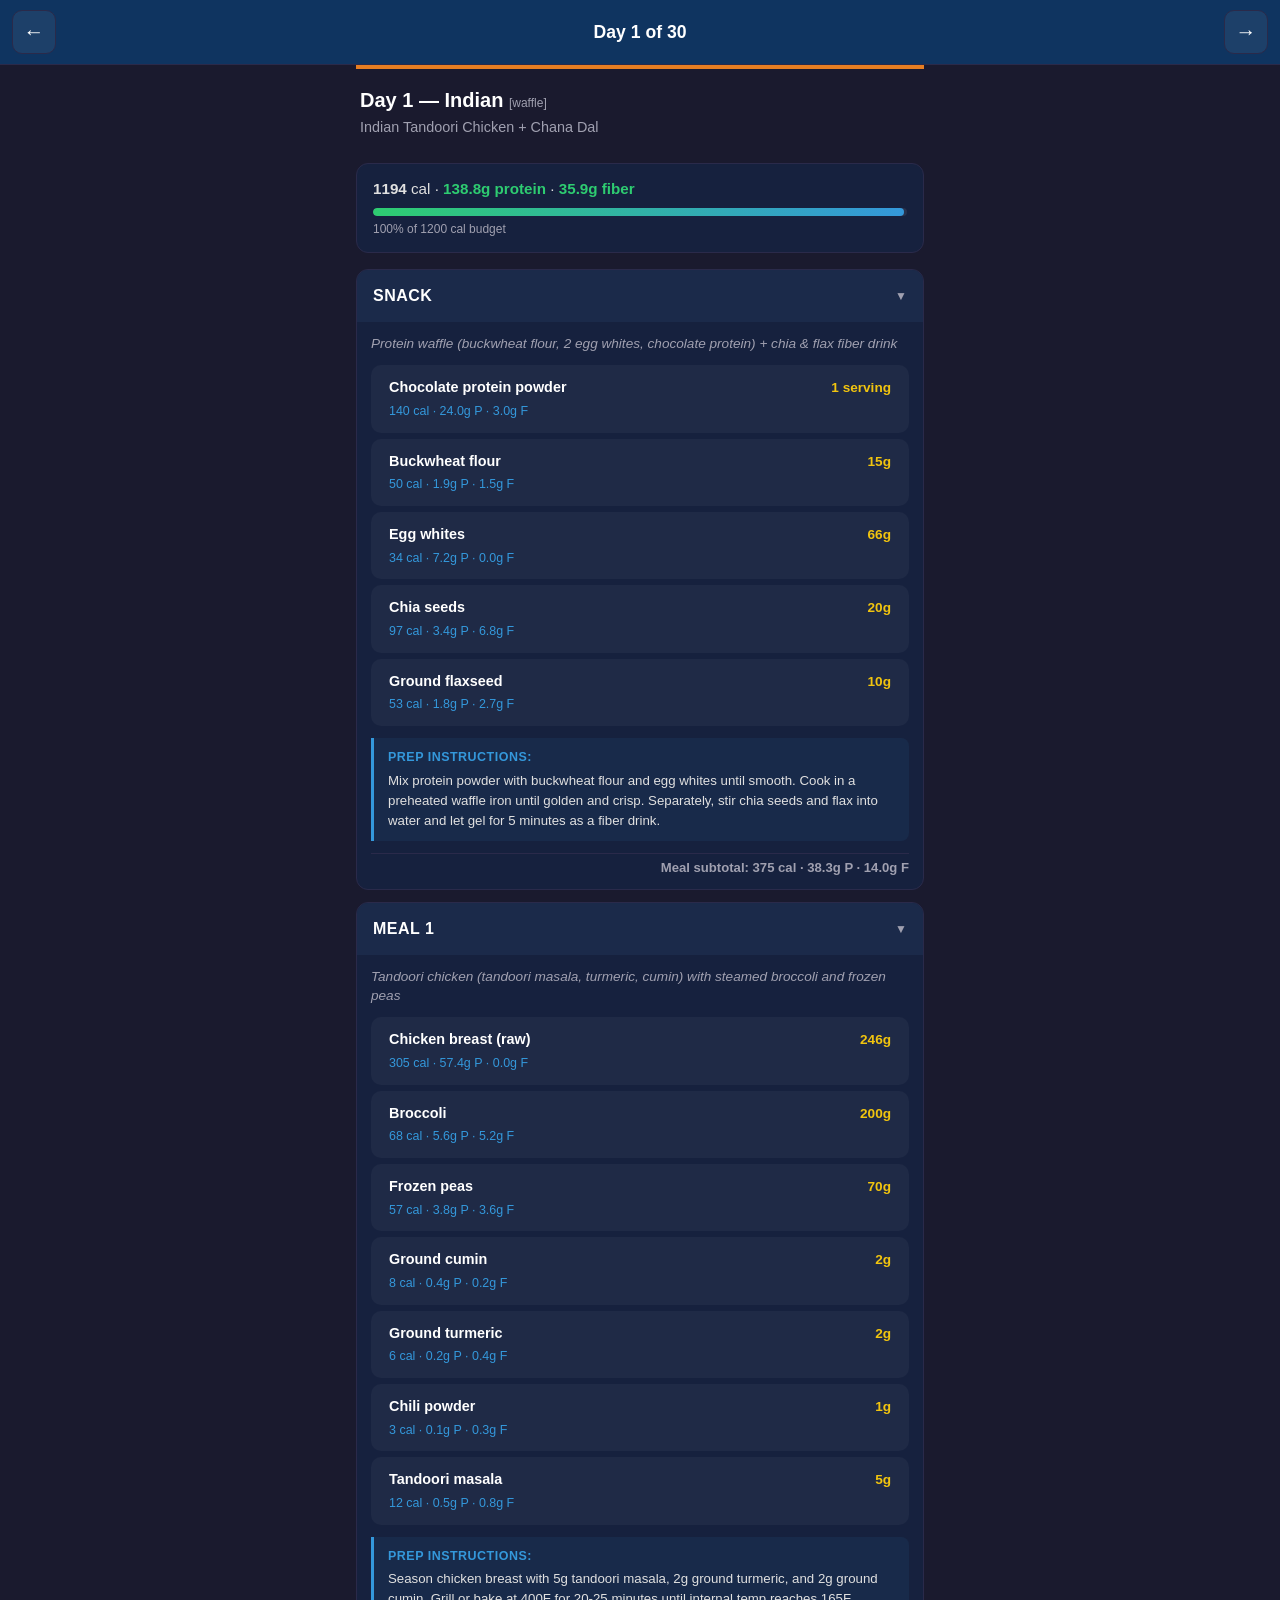
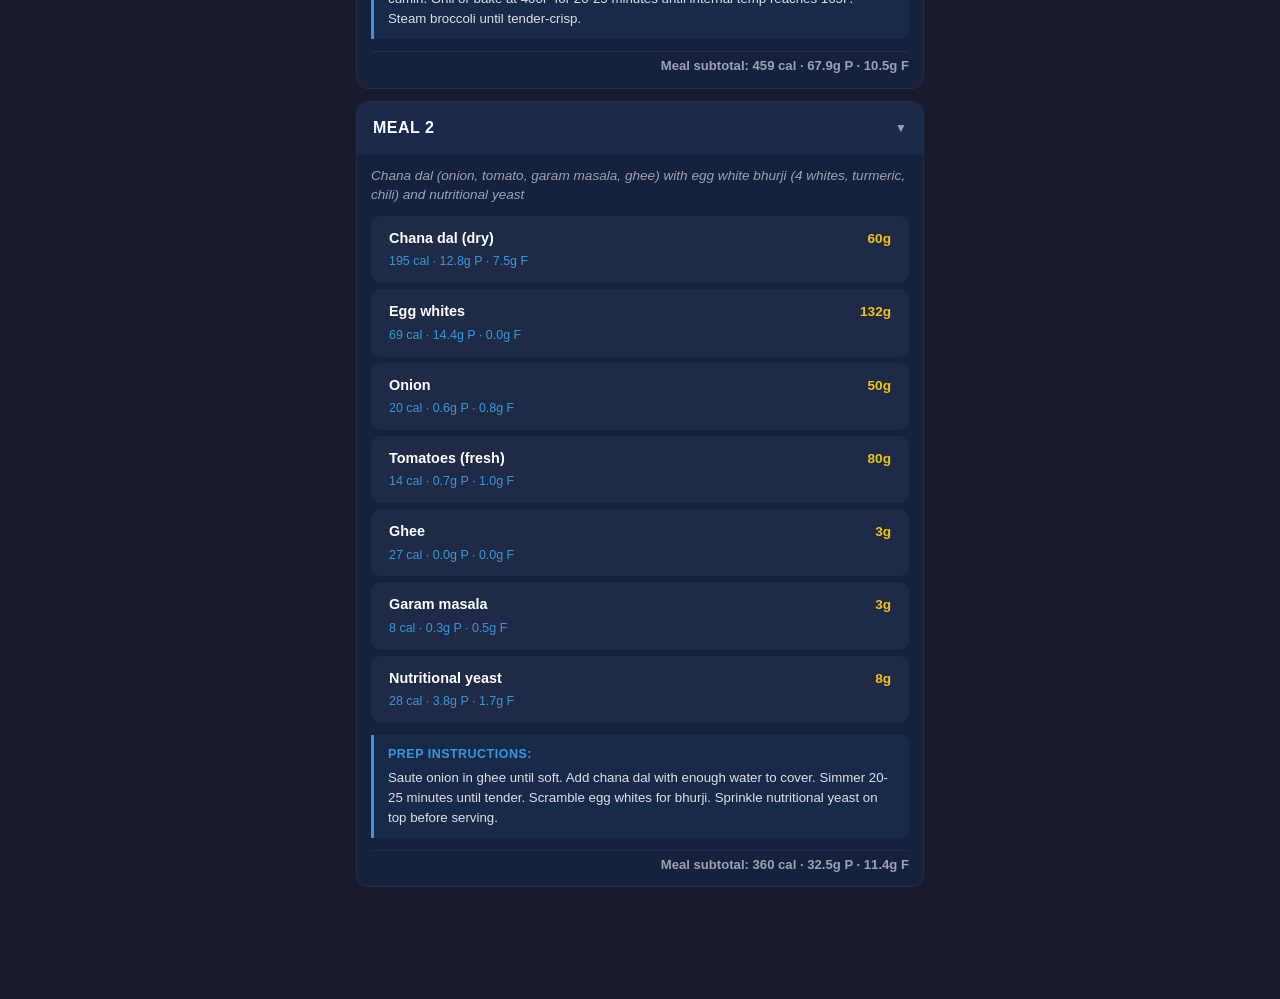
<file: meal_plan_mobile.html>
<!DOCTYPE html>
<html lang="en">
<head>
<meta charset="UTF-8">
<meta name="viewport" content="width=device-width, initial-scale=1.0, user-scalable=no">
<meta name="apple-mobile-web-app-capable" content="yes">
<meta name="mobile-web-app-capable" content="yes">
<title>30-Day Meal Plan (Mobile)</title>
<style>
:root {
    --bg: #1a1a2e;
    --bg-card: #16213e;
    --bg-header: #0f3460;
    --bg-meal: #1b2a4a;
    --text: #e0e0e0;
    --text-muted: #a0a0b0;
    --text-bright: #ffffff;
    --border: #2a2a4a;
    --green: #2ecc71;
    --red: #e74c3c;
    --accent: #3498db;
    --warn: #e67e22;
}
* { margin: 0; padding: 0; box-sizing: border-box; -webkit-tap-highlight-color: transparent; }
html { scroll-behavior: smooth; }
body {
    font-family: -apple-system, BlinkMacSystemFont, "Segoe UI", Roboto, "Helvetica Neue", Arial, sans-serif;
    background: var(--bg);
    color: var(--text);
    line-height: 1.5;
    overflow-x: hidden;
    -webkit-font-smoothing: antialiased;
}

/* Sticky Navigation */
.top-nav {
    position: sticky;
    top: 0;
    z-index: 1000;
    background: var(--bg-header);
    border-bottom: 1px solid var(--border);
    padding: 10px 12px;
    display: flex;
    align-items: center;
    justify-content: space-between;
    gap: 8px;
    backdrop-filter: blur(10px);
    -webkit-backdrop-filter: blur(10px);
}
.nav-arrow {
    width: 44px;
    height: 44px;
    border: 1px solid var(--border);
    border-radius: 10px;
    background: rgba(255,255,255,0.06);
    color: var(--text-bright);
    font-size: 1.3rem;
    display: flex;
    align-items: center;
    justify-content: center;
    cursor: pointer;
    flex-shrink: 0;
    transition: background 0.2s;
    -webkit-user-select: none;
    user-select: none;
}
.nav-arrow:active { background: var(--accent); }
.nav-center {
    flex: 1;
    text-align: center;
    font-weight: 700;
    font-size: 1.1rem;
    color: var(--text-bright);
    cursor: pointer;
    padding: 8px 4px;
    border-radius: 8px;
    transition: background 0.2s;
}
.nav-center:active { background: rgba(255,255,255,0.06); }

/* Day grid overlay */
.day-grid-overlay {
    display: none;
    position: fixed;
    top: 0; left: 0; right: 0; bottom: 0;
    z-index: 2000;
    background: rgba(0,0,0,0.85);
    backdrop-filter: blur(6px);
    -webkit-backdrop-filter: blur(6px);
    padding: 60px 16px 20px;
    overflow-y: auto;
}
.day-grid-overlay.visible { display: block; }
.day-grid-close {
    position: fixed;
    top: 12px;
    right: 16px;
    z-index: 2001;
    width: 40px;
    height: 40px;
    border-radius: 50%;
    background: rgba(255,255,255,0.1);
    border: none;
    color: white;
    font-size: 1.5rem;
    cursor: pointer;
    display: flex;
    align-items: center;
    justify-content: center;
}
.day-grid {
    display: grid;
    grid-template-columns: repeat(5, 1fr);
    gap: 10px;
    max-width: 400px;
    margin: 0 auto;
}
.day-grid-btn {
    aspect-ratio: 1;
    border: 2px solid var(--border);
    border-radius: 12px;
    background: var(--bg-card);
    color: var(--text-bright);
    font-size: 1.1rem;
    font-weight: 700;
    cursor: pointer;
    display: flex;
    align-items: center;
    justify-content: center;
    transition: transform 0.15s, border-color 0.15s;
}
.day-grid-btn:active { transform: scale(0.93); }
.day-grid-btn.current { border-color: var(--accent); background: rgba(52,152,219,0.2); }

/* Day pages */
.day-container { padding: 0 0 80px 0; }
.day-page { display: none; padding: 0 12px 20px; }
.day-page.active { display: block; }

.day-header {
    padding: 16px 4px 12px;
    border-radius: 0 0 12px 12px;
    margin-bottom: 12px;
}
.day-title {
    font-size: 1.25rem;
    font-weight: 800;
    color: var(--text-bright);
}
.snack-badge {
    font-size: 0.75rem;
    font-weight: 500;
    color: var(--text-muted);
}
.day-name {
    font-size: 0.9rem;
    color: var(--text-muted);
    margin-top: 2px;
}

/* Daily totals bar */
.daily-totals {
    background: var(--bg-card);
    border: 1px solid var(--border);
    border-radius: 12px;
    padding: 14px 16px;
    margin-bottom: 16px;
}
.total-line {
    font-size: 0.95rem;
    margin-bottom: 8px;
}
.total-line .green { color: var(--green); font-weight: 600; }
.total-line .warn { color: var(--warn); font-weight: 600; }
.progress-bar {
    height: 8px;
    background: rgba(255,255,255,0.08);
    border-radius: 4px;
    overflow: hidden;
    margin-bottom: 4px;
}
.progress-fill {
    height: 100%;
    background: linear-gradient(90deg, var(--green), var(--accent));
    border-radius: 4px;
    transition: width 0.3s;
}
.progress-label {
    font-size: 0.75rem;
    color: var(--text-muted);
}

/* Meal sections */
.meal-section {
    background: var(--bg-card);
    border: 1px solid var(--border);
    border-radius: 12px;
    margin-bottom: 12px;
    overflow: hidden;
}
.meal-section.collapsed .meal-body { display: none; }
.meal-section.collapsed .meal-chevron { transform: rotate(-90deg); }
.meal-header {
    display: flex;
    align-items: center;
    justify-content: space-between;
    padding: 14px 16px;
    background: var(--bg-meal);
    cursor: pointer;
    -webkit-user-select: none;
    user-select: none;
}
.meal-title {
    font-size: 1rem;
    font-weight: 700;
    color: var(--text-bright);
    text-transform: uppercase;
    letter-spacing: 0.5px;
}
.meal-chevron {
    font-size: 0.75rem;
    color: var(--text-muted);
    transition: transform 0.2s;
}
.meal-body { padding: 12px 14px; }
.meal-desc {
    font-size: 0.85rem;
    color: var(--text-muted);
    margin-bottom: 12px;
    font-style: italic;
    line-height: 1.4;
}

/* Ingredient cards */
.ing-list { margin-bottom: 12px; }
.ing-card {
    background: rgba(255,255,255,0.04);
    border-radius: 10px;
    padding: 10px 14px;
    margin-bottom: 6px;
}
.ing-top {
    display: flex;
    justify-content: space-between;
    align-items: baseline;
    gap: 8px;
}
.ing-name {
    font-size: 0.9rem;
    font-weight: 600;
    color: var(--text-bright);
}
.ing-amount {
    font-size: 0.85rem;
    font-weight: 700;
    color: #f1c40f;
    white-space: nowrap;
    flex-shrink: 0;
}
.ing-macros {
    font-size: 0.78rem;
    color: var(--accent);
    margin-top: 3px;
    font-variant-numeric: tabular-nums;
}

/* Cooking instructions */
.cook-instructions {
    background: rgba(52,152,219,0.08);
    border-left: 3px solid var(--accent);
    border-radius: 0 8px 8px 0;
    padding: 10px 14px;
    margin-bottom: 12px;
}
.cook-label {
    font-size: 0.78rem;
    font-weight: 700;
    color: var(--accent);
    text-transform: uppercase;
    letter-spacing: 0.5px;
    margin-bottom: 4px;
}
.cook-text {
    font-size: 0.83rem;
    color: var(--text);
    line-height: 1.5;
}

/* Meal subtotal */
.meal-subtotal {
    font-size: 0.82rem;
    font-weight: 600;
    color: var(--text-muted);
    text-align: right;
    padding-top: 4px;
    border-top: 1px solid var(--border);
}

/* Responsive */
@media (min-width: 431px) {
    .day-container { max-width: 500px; margin: 0 auto; }
    .day-page { padding: 0 16px 20px; }
}
@media (min-width: 768px) {
    .day-container { max-width: 600px; }
    .ing-card { padding: 12px 18px; }
}
</style>
</head>
<body>

<!-- Sticky top nav -->
<div class="top-nav">
    <div class="nav-arrow" id="prevBtn" onclick="goDay(-1)">&larr;</div>
    <div class="nav-center" id="navLabel" onclick="openGrid()">Day 1 of 30</div>
    <div class="nav-arrow" id="nextBtn" onclick="goDay(1)">&rarr;</div>
</div>

<!-- Day grid overlay -->
<div class="day-grid-overlay" id="gridOverlay">
    <button class="day-grid-close" onclick="closeGrid()">&times;</button>
    <div class="day-grid" id="dayGrid"></div>
</div>

<!-- Day container -->
<div class="day-container">
<div class="day-page" id="day-1" data-day="1">
<div class="day-header" style="border-top: 4px solid #e67e22">
<div class="day-title">Day 1 &mdash; Indian <span class="snack-badge">[waffle]</span></div>
<div class="day-name">Indian Tandoori Chicken + Chana Dal</div>
</div>
<div class="daily-totals">
<div class="total-line"><strong>1194</strong> cal &middot; <span class="green">138.8g protein</span> &middot; <span class="green">35.9g fiber</span></div>
<div class="progress-bar"><div class="progress-fill" style="width:99.5%"></div></div>
<div class="progress-label">100% of 1200 cal budget</div>
</div>
<div class="meal-section">
<div class="meal-header" onclick="this.parentElement.classList.toggle('collapsed')">
<div class="meal-title">Snack</div>
<div class="meal-chevron">&#9660;</div>
</div>
<div class="meal-body">
<div class="meal-desc">Protein waffle (buckwheat flour, 2 egg whites, chocolate protein) + chia & flax fiber drink</div>
<div class="ing-list">
<div class="ing-card">
<div class="ing-top"><span class="ing-name">Chocolate protein powder</span><span class="ing-amount">1 serving</span></div>
<div class="ing-macros">140 cal &middot; 24.0g P &middot; 3.0g F</div>
</div>
<div class="ing-card">
<div class="ing-top"><span class="ing-name">Buckwheat flour</span><span class="ing-amount">15g</span></div>
<div class="ing-macros">50 cal &middot; 1.9g P &middot; 1.5g F</div>
</div>
<div class="ing-card">
<div class="ing-top"><span class="ing-name">Egg whites</span><span class="ing-amount">66g</span></div>
<div class="ing-macros">34 cal &middot; 7.2g P &middot; 0.0g F</div>
</div>
<div class="ing-card">
<div class="ing-top"><span class="ing-name">Chia seeds</span><span class="ing-amount">20g</span></div>
<div class="ing-macros">97 cal &middot; 3.4g P &middot; 6.8g F</div>
</div>
<div class="ing-card">
<div class="ing-top"><span class="ing-name">Ground flaxseed</span><span class="ing-amount">10g</span></div>
<div class="ing-macros">53 cal &middot; 1.8g P &middot; 2.7g F</div>
</div>

</div>
<div class="cook-instructions">
<div class="cook-label">Prep Instructions:</div>
<div class="cook-text">Mix protein powder with buckwheat flour and egg whites until smooth. Cook in a preheated waffle iron until golden and crisp. Separately, stir chia seeds and flax into water and let gel for 5 minutes as a fiber drink.</div>
</div>
<div class="meal-subtotal">
Meal subtotal: 375 cal &middot; 38.3g P &middot; 14.0g F
</div>
</div>
</div>
<div class="meal-section">
<div class="meal-header" onclick="this.parentElement.classList.toggle('collapsed')">
<div class="meal-title">Meal 1</div>
<div class="meal-chevron">&#9660;</div>
</div>
<div class="meal-body">
<div class="meal-desc">Tandoori chicken (tandoori masala, turmeric, cumin) with steamed broccoli and frozen peas</div>
<div class="ing-list">
<div class="ing-card">
<div class="ing-top"><span class="ing-name">Chicken breast (raw)</span><span class="ing-amount">246g</span></div>
<div class="ing-macros">305 cal &middot; 57.4g P &middot; 0.0g F</div>
</div>
<div class="ing-card">
<div class="ing-top"><span class="ing-name">Broccoli</span><span class="ing-amount">200g</span></div>
<div class="ing-macros">68 cal &middot; 5.6g P &middot; 5.2g F</div>
</div>
<div class="ing-card">
<div class="ing-top"><span class="ing-name">Frozen peas</span><span class="ing-amount">70g</span></div>
<div class="ing-macros">57 cal &middot; 3.8g P &middot; 3.6g F</div>
</div>
<div class="ing-card">
<div class="ing-top"><span class="ing-name">Ground cumin</span><span class="ing-amount">2g</span></div>
<div class="ing-macros">8 cal &middot; 0.4g P &middot; 0.2g F</div>
</div>
<div class="ing-card">
<div class="ing-top"><span class="ing-name">Ground turmeric</span><span class="ing-amount">2g</span></div>
<div class="ing-macros">6 cal &middot; 0.2g P &middot; 0.4g F</div>
</div>
<div class="ing-card">
<div class="ing-top"><span class="ing-name">Chili powder</span><span class="ing-amount">1g</span></div>
<div class="ing-macros">3 cal &middot; 0.1g P &middot; 0.3g F</div>
</div>
<div class="ing-card">
<div class="ing-top"><span class="ing-name">Tandoori masala</span><span class="ing-amount">5g</span></div>
<div class="ing-macros">12 cal &middot; 0.5g P &middot; 0.8g F</div>
</div>

</div>
<div class="cook-instructions">
<div class="cook-label">Prep Instructions:</div>
<div class="cook-text">Season chicken breast with 5g tandoori masala, 2g ground turmeric, and 2g ground cumin. Grill or bake at 400F for 20-25 minutes until internal temp reaches 165F. Steam broccoli until tender-crisp.</div>
</div>
<div class="meal-subtotal">
Meal subtotal: 459 cal &middot; 67.9g P &middot; 10.5g F
</div>
</div>
</div>
<div class="meal-section">
<div class="meal-header" onclick="this.parentElement.classList.toggle('collapsed')">
<div class="meal-title">Meal 2</div>
<div class="meal-chevron">&#9660;</div>
</div>
<div class="meal-body">
<div class="meal-desc">Chana dal (onion, tomato, garam masala, ghee) with egg white bhurji (4 whites, turmeric, chili) and nutritional yeast</div>
<div class="ing-list">
<div class="ing-card">
<div class="ing-top"><span class="ing-name">Chana dal (dry)</span><span class="ing-amount">60g</span></div>
<div class="ing-macros">195 cal &middot; 12.8g P &middot; 7.5g F</div>
</div>
<div class="ing-card">
<div class="ing-top"><span class="ing-name">Egg whites</span><span class="ing-amount">132g</span></div>
<div class="ing-macros">69 cal &middot; 14.4g P &middot; 0.0g F</div>
</div>
<div class="ing-card">
<div class="ing-top"><span class="ing-name">Onion</span><span class="ing-amount">50g</span></div>
<div class="ing-macros">20 cal &middot; 0.6g P &middot; 0.8g F</div>
</div>
<div class="ing-card">
<div class="ing-top"><span class="ing-name">Tomatoes (fresh)</span><span class="ing-amount">80g</span></div>
<div class="ing-macros">14 cal &middot; 0.7g P &middot; 1.0g F</div>
</div>
<div class="ing-card">
<div class="ing-top"><span class="ing-name">Ghee</span><span class="ing-amount">3g</span></div>
<div class="ing-macros">27 cal &middot; 0.0g P &middot; 0.0g F</div>
</div>
<div class="ing-card">
<div class="ing-top"><span class="ing-name">Garam masala</span><span class="ing-amount">3g</span></div>
<div class="ing-macros">8 cal &middot; 0.3g P &middot; 0.5g F</div>
</div>
<div class="ing-card">
<div class="ing-top"><span class="ing-name">Nutritional yeast</span><span class="ing-amount">8g</span></div>
<div class="ing-macros">28 cal &middot; 3.8g P &middot; 1.7g F</div>
</div>

</div>
<div class="cook-instructions">
<div class="cook-label">Prep Instructions:</div>
<div class="cook-text">Saute onion in ghee until soft. Add chana dal with enough water to cover. Simmer 20-25 minutes until tender. Scramble egg whites for bhurji. Sprinkle nutritional yeast on top before serving.</div>
</div>
<div class="meal-subtotal">
Meal subtotal: 360 cal &middot; 32.5g P &middot; 11.4g F
</div>
</div>
</div>

</div>
<div class="day-page" id="day-2" data-day="2">
<div class="day-header" style="border-top: 4px solid #3498db">
<div class="day-title">Day 2 &mdash; American <span class="snack-badge">[eggs]</span></div>
<div class="day-name">American Breakfast + BBQ Chicken & Black Beans</div>
</div>
<div class="daily-totals">
<div class="total-line"><strong>1165</strong> cal &middot; <span class="green">128.4g protein</span> &middot; <span class="green">39.2g fiber</span></div>
<div class="progress-bar"><div class="progress-fill" style="width:97.1%"></div></div>
<div class="progress-label">97% of 1200 cal budget</div>
</div>
<div class="meal-section">
<div class="meal-header" onclick="this.parentElement.classList.toggle('collapsed')">
<div class="meal-title">Breakfast</div>
<div class="meal-chevron">&#9660;</div>
</div>
<div class="meal-body">
<div class="meal-desc">Protein oatmeal (oats, chocolate protein, chia seeds stirred in) with 2 scrambled eggs</div>
<div class="ing-list">
<div class="ing-card">
<div class="ing-top"><span class="ing-name">Chocolate protein powder</span><span class="ing-amount">1 serving</span></div>
<div class="ing-macros">140 cal &middot; 24.0g P &middot; 3.0g F</div>
</div>
<div class="ing-card">
<div class="ing-top"><span class="ing-name">Rolled oats (dry)</span><span class="ing-amount">30g</span></div>
<div class="ing-macros">114 cal &middot; 4.0g P &middot; 3.0g F</div>
</div>
<div class="ing-card">
<div class="ing-top"><span class="ing-name">Whole eggs</span><span class="ing-amount">100g</span></div>
<div class="ing-macros">143 cal &middot; 12.6g P &middot; 0.0g F</div>
</div>
<div class="ing-card">
<div class="ing-top"><span class="ing-name">Chia seeds</span><span class="ing-amount">15g</span></div>
<div class="ing-macros">73 cal &middot; 2.5g P &middot; 5.1g F</div>
</div>

</div>
<div class="cook-instructions">
<div class="cook-label">Prep Instructions:</div>
<div class="cook-text">Cook rolled oats with water, then stir in protein powder and chia seeds until creamy. Scramble eggs separately and serve alongside.</div>
</div>
<div class="meal-subtotal">
Meal subtotal: 470 cal &middot; 43.1g P &middot; 11.1g F
</div>
</div>
</div>
<div class="meal-section">
<div class="meal-header" onclick="this.parentElement.classList.toggle('collapsed')">
<div class="meal-title">Fiber drink</div>
<div class="meal-chevron">&#9660;</div>
</div>
<div class="meal-body">
<div class="meal-desc">Psyllium husk stirred into water (mid-day)</div>
<div class="ing-list">
<div class="ing-card">
<div class="ing-top"><span class="ing-name">Psyllium husk</span><span class="ing-amount">9g</span></div>
<div class="ing-macros">24 cal &middot; 0.0g P &middot; 7.1g F</div>
</div>

</div>
<div class="cook-instructions">
<div class="cook-label">Prep Instructions:</div>
<div class="cook-text">Stir psyllium husk into a full glass of water. Drink promptly before it thickens.</div>
</div>
<div class="meal-subtotal">
Meal subtotal: 24 cal &middot; 0.0g P &middot; 7.1g F
</div>
</div>
</div>
<div class="meal-section">
<div class="meal-header" onclick="this.parentElement.classList.toggle('collapsed')">
<div class="meal-title">Dinner</div>
<div class="meal-chevron">&#9660;</div>
</div>
<div class="meal-body">
<div class="meal-desc">BBQ chicken with black beans, broccoli, and grilled onion, nutritional yeast</div>
<div class="ing-list">
<div class="ing-card">
<div class="ing-top"><span class="ing-name">Chicken breast (raw)</span><span class="ing-amount">266g</span></div>
<div class="ing-macros">330 cal &middot; 62.0g P &middot; 0.0g F</div>
</div>
<div class="ing-card">
<div class="ing-top"><span class="ing-name">Black beans (dry)</span><span class="ing-amount">56g</span></div>
<div class="ing-macros">185 cal &middot; 12.5g P &middot; 12.2g F</div>
</div>
<div class="ing-card">
<div class="ing-top"><span class="ing-name">Broccoli</span><span class="ing-amount">200g</span></div>
<div class="ing-macros">68 cal &middot; 5.6g P &middot; 5.2g F</div>
</div>
<div class="ing-card">
<div class="ing-top"><span class="ing-name">Onion</span><span class="ing-amount">40g</span></div>
<div class="ing-macros">16 cal &middot; 0.4g P &middot; 0.7g F</div>
</div>
<div class="ing-card">
<div class="ing-top"><span class="ing-name">BBQ sauce</span><span class="ing-amount">15g</span></div>
<div class="ing-macros">26 cal &middot; 0.1g P &middot; 0.1g F</div>
</div>
<div class="ing-card">
<div class="ing-top"><span class="ing-name">Nutritional yeast</span><span class="ing-amount">8g</span></div>
<div class="ing-macros">28 cal &middot; 3.8g P &middot; 1.7g F</div>
</div>
<div class="ing-card">
<div class="ing-top"><span class="ing-name">Garlic powder</span><span class="ing-amount">2g</span></div>
<div class="ing-macros">7 cal &middot; 0.3g P &middot; 0.2g F</div>
</div>
<div class="ing-card">
<div class="ing-top"><span class="ing-name">Onion powder</span><span class="ing-amount">2g</span></div>
<div class="ing-macros">7 cal &middot; 0.2g P &middot; 0.3g F</div>
</div>
<div class="ing-card">
<div class="ing-top"><span class="ing-name">Smoked paprika</span><span class="ing-amount">2g</span></div>
<div class="ing-macros">6 cal &middot; 0.3g P &middot; 0.7g F</div>
</div>

</div>
<div class="cook-instructions">
<div class="cook-label">Prep Instructions:</div>
<div class="cook-text">Season chicken breast with 2g smoked paprika, 2g garlic powder, and 2g onion powder and grill or bake at 400F for 20-25 minutes. Brush with BBQ sauce in the last 5 minutes. Heat black beans and season to taste. Steam or saute broccoli, onion as sides. Top with nutritional yeast.</div>
</div>
<div class="meal-subtotal">
Meal subtotal: 671 cal &middot; 85.3g P &middot; 21.0g F
</div>
</div>
</div>

</div>
<div class="day-page" id="day-3" data-day="3">
<div class="day-header" style="border-top: 4px solid #e74c3c">
<div class="day-title">Day 3 &mdash; Mexican <span class="snack-badge">[oats]</span></div>
<div class="day-name">Mexican Tuna Taco Bowl + Pinto Beans</div>
</div>
<div class="daily-totals">
<div class="total-line"><strong>1152</strong> cal &middot; <span class="green">138.3g protein</span> &middot; <span class="green">37.5g fiber</span></div>
<div class="progress-bar"><div class="progress-fill" style="width:96.0%"></div></div>
<div class="progress-label">96% of 1200 cal budget</div>
</div>
<div class="meal-section">
<div class="meal-header" onclick="this.parentElement.classList.toggle('collapsed')">
<div class="meal-title">Snack</div>
<div class="meal-chevron">&#9660;</div>
</div>
<div class="meal-body">
<div class="meal-desc">Baked protein oatmeal (oats, vanilla protein, chia seeds, flax, 1 egg white binder)</div>
<div class="ing-list">
<div class="ing-card">
<div class="ing-top"><span class="ing-name">Vanilla bean protein powder</span><span class="ing-amount">1 serving</span></div>
<div class="ing-macros">140 cal &middot; 22.0g P &middot; 2.0g F</div>
</div>
<div class="ing-card">
<div class="ing-top"><span class="ing-name">Rolled oats (dry)</span><span class="ing-amount">25g</span></div>
<div class="ing-macros">95 cal &middot; 3.3g P &middot; 2.5g F</div>
</div>
<div class="ing-card">
<div class="ing-top"><span class="ing-name">Chia seeds</span><span class="ing-amount">20g</span></div>
<div class="ing-macros">97 cal &middot; 3.4g P &middot; 6.8g F</div>
</div>
<div class="ing-card">
<div class="ing-top"><span class="ing-name">Ground flaxseed</span><span class="ing-amount">10g</span></div>
<div class="ing-macros">53 cal &middot; 1.8g P &middot; 2.7g F</div>
</div>
<div class="ing-card">
<div class="ing-top"><span class="ing-name">Egg whites</span><span class="ing-amount">33g</span></div>
<div class="ing-macros">17 cal &middot; 3.6g P &middot; 0.0g F</div>
</div>

</div>
<div class="cook-instructions">
<div class="cook-label">Prep Instructions:</div>
<div class="cook-text">Mix protein powder, oats, chia seeds, ground flax, and egg white with a splash of water. Pour into a greased ramekin and bake at 350F for 18-20 minutes until set.</div>
</div>
<div class="meal-subtotal">
Meal subtotal: 402 cal &middot; 34.1g P &middot; 14.0g F
</div>
</div>
</div>
<div class="meal-section">
<div class="meal-header" onclick="this.parentElement.classList.toggle('collapsed')">
<div class="meal-title">Meal 1</div>
<div class="meal-chevron">&#9660;</div>
</div>
<div class="meal-body">
<div class="meal-desc">Tuna taco bowl: seasoned tuna (taco seasoning, cumin, chili powder) over pinto beans with lettuce, tomato, bell pepper, salsa, side of peas</div>
<div class="ing-list">
<div class="ing-card">
<div class="ing-top"><span class="ing-name">Tuna (canned in water, drained)</span><span class="ing-amount">250g</span></div>
<div class="ing-macros">290 cal &middot; 63.8g P &middot; 0.0g F</div>
</div>
<div class="ing-card">
<div class="ing-top"><span class="ing-name">Pinto beans (dry)</span><span class="ing-amount">60g</span></div>
<div class="ing-macros">214 cal &middot; 13.5g P &middot; 13.5g F</div>
</div>
<div class="ing-card">
<div class="ing-top"><span class="ing-name">Tomatoes (fresh)</span><span class="ing-amount">100g</span></div>
<div class="ing-macros">18 cal &middot; 0.9g P &middot; 1.2g F</div>
</div>
<div class="ing-card">
<div class="ing-top"><span class="ing-name">Green bell pepper</span><span class="ing-amount">80g</span></div>
<div class="ing-macros">16 cal &middot; 0.7g P &middot; 1.4g F</div>
</div>
<div class="ing-card">
<div class="ing-top"><span class="ing-name">Lettuce</span><span class="ing-amount">100g</span></div>
<div class="ing-macros">15 cal &middot; 1.4g P &middot; 1.3g F</div>
</div>
<div class="ing-card">
<div class="ing-top"><span class="ing-name">Frozen peas</span><span class="ing-amount">80g</span></div>
<div class="ing-macros">65 cal &middot; 4.3g P &middot; 4.1g F</div>
</div>
<div class="ing-card">
<div class="ing-top"><span class="ing-name">Red salsa</span><span class="ing-amount">20g</span></div>
<div class="ing-macros">7 cal &middot; 0.3g P &middot; 0.3g F</div>
</div>
<div class="ing-card">
<div class="ing-top"><span class="ing-name">Ground cumin</span><span class="ing-amount">2g</span></div>
<div class="ing-macros">8 cal &middot; 0.4g P &middot; 0.2g F</div>
</div>
<div class="ing-card">
<div class="ing-top"><span class="ing-name">Chili powder</span><span class="ing-amount">2g</span></div>
<div class="ing-macros">6 cal &middot; 0.2g P &middot; 0.7g F</div>
</div>
<div class="ing-card">
<div class="ing-top"><span class="ing-name">Taco seasoning</span><span class="ing-amount">5g</span></div>
<div class="ing-macros">12 cal &middot; 0.4g P &middot; 0.4g F</div>
</div>

</div>
<div class="cook-instructions">
<div class="cook-label">Prep Instructions:</div>
<div class="cook-text">Season tuna with 5g taco seasoning, 2g ground cumin, and 2g chili powder and warm in a pan. Serve over beans with fresh veggies and salsa. Heat pinto with 2g ground cumin and 2g chili powder. Serve with fresh lettuce, tomato, bell pepper. Top with salsa.</div>
</div>
<div class="meal-subtotal">
Meal subtotal: 651 cal &middot; 85.9g P &middot; 23.0g F
</div>
</div>
</div>
<div class="meal-section">
<div class="meal-header" onclick="this.parentElement.classList.toggle('collapsed')">
<div class="meal-title">Meal 2</div>
<div class="meal-chevron">&#9660;</div>
</div>
<div class="meal-body">
<div class="meal-desc">Egg white taco scramble (5 whites) with onion</div>
<div class="ing-list">
<div class="ing-card">
<div class="ing-top"><span class="ing-name">Egg whites</span><span class="ing-amount">165g</span></div>
<div class="ing-macros">86 cal &middot; 18.0g P &middot; 0.0g F</div>
</div>
<div class="ing-card">
<div class="ing-top"><span class="ing-name">Onion</span><span class="ing-amount">30g</span></div>
<div class="ing-macros">12 cal &middot; 0.3g P &middot; 0.5g F</div>
</div>

</div>
<div class="cook-instructions">
<div class="cook-label">Prep Instructions:</div>
<div class="cook-text">Scramble egg whites with onion and veggies for a fajita-style scramble.</div>
</div>
<div class="meal-subtotal">
Meal subtotal: 98 cal &middot; 18.3g P &middot; 0.5g F
</div>
</div>
</div>

</div>
<div class="day-page" id="day-4" data-day="4">
<div class="day-header" style="border-top: 4px solid #2ecc71">
<div class="day-title">Day 4 &mdash; Thai <span class="snack-badge">[pudding]</span></div>
<div class="day-name">Thai Green Curry Chicken & Tofu + Red Lentils</div>
</div>
<div class="daily-totals">
<div class="total-line"><strong>1122</strong> cal &middot; <span class="green">133.9g protein</span> &middot; <span class="warn">26.4g fiber</span></div>
<div class="progress-bar"><div class="progress-fill" style="width:93.5%"></div></div>
<div class="progress-label">94% of 1200 cal budget</div>
</div>
<div class="meal-section">
<div class="meal-header" onclick="this.parentElement.classList.toggle('collapsed')">
<div class="meal-title">Snack</div>
<div class="meal-chevron">&#9660;</div>
</div>
<div class="meal-body">
<div class="meal-desc">Salted caramel chia pudding (protein powder, chia seeds, flax — soaked in water)</div>
<div class="ing-list">
<div class="ing-card">
<div class="ing-top"><span class="ing-name">Salted caramel protein powder</span><span class="ing-amount">1 serving</span></div>
<div class="ing-macros">160 cal &middot; 22.0g P &middot; 0.0g F</div>
</div>
<div class="ing-card">
<div class="ing-top"><span class="ing-name">Chia seeds</span><span class="ing-amount">22g</span></div>
<div class="ing-macros">107 cal &middot; 3.7g P &middot; 7.5g F</div>
</div>
<div class="ing-card">
<div class="ing-top"><span class="ing-name">Ground flaxseed</span><span class="ing-amount">10g</span></div>
<div class="ing-macros">53 cal &middot; 1.8g P &middot; 2.7g F</div>
</div>

</div>
<div class="cook-instructions">
<div class="cook-label">Prep Instructions:</div>
<div class="cook-text">Mix protein powder, chia seeds, and flax with water. Stir well and refrigerate for at least 2 hours (or overnight) until thick and pudding-like.</div>
</div>
<div class="meal-subtotal">
Meal subtotal: 320 cal &middot; 27.5g P &middot; 10.2g F
</div>
</div>
</div>
<div class="meal-section">
<div class="meal-header" onclick="this.parentElement.classList.toggle('collapsed')">
<div class="meal-title">Meal 1</div>
<div class="meal-chevron">&#9660;</div>
</div>
<div class="meal-body">
<div class="meal-desc">Thai green curry: chicken & tofu in green curry paste, fish sauce, with broccoli & canned tomatoes, peas on the side</div>
<div class="ing-list">
<div class="ing-card">
<div class="ing-top"><span class="ing-name">Chicken breast (raw)</span><span class="ing-amount">239g</span></div>
<div class="ing-macros">297 cal &middot; 55.8g P &middot; 0.0g F</div>
</div>
<div class="ing-card">
<div class="ing-top"><span class="ing-name">Silken tofu</span><span class="ing-amount">100g</span></div>
<div class="ing-macros">55 cal &middot; 4.8g P &middot; 0.2g F</div>
</div>
<div class="ing-card">
<div class="ing-top"><span class="ing-name">Canned tomatoes</span><span class="ing-amount">80g</span></div>
<div class="ing-macros">18 cal &middot; 0.8g P &middot; 0.8g F</div>
</div>
<div class="ing-card">
<div class="ing-top"><span class="ing-name">Broccoli</span><span class="ing-amount">150g</span></div>
<div class="ing-macros">51 cal &middot; 4.2g P &middot; 3.9g F</div>
</div>
<div class="ing-card">
<div class="ing-top"><span class="ing-name">Frozen peas</span><span class="ing-amount">80g</span></div>
<div class="ing-macros">65 cal &middot; 4.3g P &middot; 4.1g F</div>
</div>
<div class="ing-card">
<div class="ing-top"><span class="ing-name">Fish sauce</span><span class="ing-amount">8g</span></div>
<div class="ing-macros">3 cal &middot; 0.4g P &middot; 0.0g F</div>
</div>
<div class="ing-card">
<div class="ing-top"><span class="ing-name">Curry paste</span><span class="ing-amount">15g</span></div>
<div class="ing-macros">14 cal &middot; 0.3g P &middot; 0.5g F</div>
</div>

</div>
<div class="cook-instructions">
<div class="cook-label">Prep Instructions:</div>
<div class="cook-text">Simmer chicken and silken tofu in green curry paste with fish sauce and canned tomatoes for 15-20 minutes. Add broccoli in the last 5 minutes. Steam frozen peas as a side.</div>
</div>
<div class="meal-subtotal">
Meal subtotal: 502 cal &middot; 70.6g P &middot; 9.4g F
</div>
</div>
</div>
<div class="meal-section">
<div class="meal-header" onclick="this.parentElement.classList.toggle('collapsed')">
<div class="meal-title">Meal 2</div>
<div class="meal-chevron">&#9660;</div>
</div>
<div class="meal-body">
<div class="meal-desc">Red lentil soup (onion, turmeric) topped with egg white strips (6 whites)</div>
<div class="ing-list">
<div class="ing-card">
<div class="ing-top"><span class="ing-name">Red lentils (dry)</span><span class="ing-amount">60g</span></div>
<div class="ing-macros">174 cal &middot; 13.5g P &middot; 5.7g F</div>
</div>
<div class="ing-card">
<div class="ing-top"><span class="ing-name">Egg whites</span><span class="ing-amount">198g</span></div>
<div class="ing-macros">103 cal &middot; 21.6g P &middot; 0.0g F</div>
</div>
<div class="ing-card">
<div class="ing-top"><span class="ing-name">Onion</span><span class="ing-amount">40g</span></div>
<div class="ing-macros">16 cal &middot; 0.4g P &middot; 0.7g F</div>
</div>
<div class="ing-card">
<div class="ing-top"><span class="ing-name">Ground turmeric</span><span class="ing-amount">2g</span></div>
<div class="ing-macros">6 cal &middot; 0.2g P &middot; 0.4g F</div>
</div>

</div>
<div class="cook-instructions">
<div class="cook-label">Prep Instructions:</div>
<div class="cook-text">Simmer red lentils with onion until soft. Season with turmeric. Cook egg whites into thin strips and use as garnish.</div>
</div>
<div class="meal-subtotal">
Meal subtotal: 299 cal &middot; 35.7g P &middot; 6.8g F
</div>
</div>
</div>

</div>
<div class="day-page" id="day-5" data-day="5">
<div class="day-header" style="border-top: 4px solid #9b59b6">
<div class="day-title">Day 5 &mdash; Korean <span class="snack-badge">[cake]</span></div>
<div class="day-name">Korean Gochujang Chicken & Tofu + Black Soybeans</div>
</div>
<div class="daily-totals">
<div class="total-line"><strong>1143</strong> cal &middot; <span class="green">139.8g protein</span> &middot; <span class="green">31.2g fiber</span></div>
<div class="progress-bar"><div class="progress-fill" style="width:95.2%"></div></div>
<div class="progress-label">95% of 1200 cal budget</div>
</div>
<div class="meal-section">
<div class="meal-header" onclick="this.parentElement.classList.toggle('collapsed')">
<div class="meal-title">Snack</div>
<div class="meal-chevron">&#9660;</div>
</div>
<div class="meal-body">
<div class="meal-desc">Chocolate protein mug cake (vanilla protein, cacao, 1 egg white) + chia & flax fiber drink</div>
<div class="ing-list">
<div class="ing-card">
<div class="ing-top"><span class="ing-name">Vanilla bean protein powder</span><span class="ing-amount">1 serving</span></div>
<div class="ing-macros">140 cal &middot; 22.0g P &middot; 2.0g F</div>
</div>
<div class="ing-card">
<div class="ing-top"><span class="ing-name">Cacao powder</span><span class="ing-amount">5g</span></div>
<div class="ing-macros">11 cal &middot; 1.0g P &middot; 1.6g F</div>
</div>
<div class="ing-card">
<div class="ing-top"><span class="ing-name">Egg whites</span><span class="ing-amount">33g</span></div>
<div class="ing-macros">17 cal &middot; 3.6g P &middot; 0.0g F</div>
</div>
<div class="ing-card">
<div class="ing-top"><span class="ing-name">Chia seeds</span><span class="ing-amount">20g</span></div>
<div class="ing-macros">97 cal &middot; 3.4g P &middot; 6.8g F</div>
</div>
<div class="ing-card">
<div class="ing-top"><span class="ing-name">Ground flaxseed</span><span class="ing-amount">10g</span></div>
<div class="ing-macros">53 cal &middot; 1.8g P &middot; 2.7g F</div>
</div>

</div>
<div class="cook-instructions">
<div class="cook-label">Prep Instructions:</div>
<div class="cook-text">Mix protein powder, cacao powder, and egg white with a splash of water until smooth. Microwave in a mug for 60-90 seconds until set. Stir chia seeds and flax into water as a fiber drink on the side.</div>
</div>
<div class="meal-subtotal">
Meal subtotal: 319 cal &middot; 31.8g P &middot; 13.1g F
</div>
</div>
</div>
<div class="meal-section">
<div class="meal-header" onclick="this.parentElement.classList.toggle('collapsed')">
<div class="meal-title">Meal 1</div>
<div class="meal-chevron">&#9660;</div>
</div>
<div class="meal-body">
<div class="meal-desc">Gochujang glazed chicken with silken tofu, kimchi, garlic powder, and frozen peas</div>
<div class="ing-list">
<div class="ing-card">
<div class="ing-top"><span class="ing-name">Chicken breast (raw)</span><span class="ing-amount">233g</span></div>
<div class="ing-macros">289 cal &middot; 54.2g P &middot; 0.0g F</div>
</div>
<div class="ing-card">
<div class="ing-top"><span class="ing-name">Silken tofu</span><span class="ing-amount">100g</span></div>
<div class="ing-macros">55 cal &middot; 4.8g P &middot; 0.2g F</div>
</div>
<div class="ing-card">
<div class="ing-top"><span class="ing-name">Kimchi</span><span class="ing-amount">50g</span></div>
<div class="ing-macros">8 cal &middot; 0.6g P &middot; 0.8g F</div>
</div>
<div class="ing-card">
<div class="ing-top"><span class="ing-name">Frozen peas</span><span class="ing-amount">60g</span></div>
<div class="ing-macros">49 cal &middot; 3.2g P &middot; 3.1g F</div>
</div>
<div class="ing-card">
<div class="ing-top"><span class="ing-name">Gochujang</span><span class="ing-amount">12g</span></div>
<div class="ing-macros">21 cal &middot; 0.5g P &middot; 0.4g F</div>
</div>
<div class="ing-card">
<div class="ing-top"><span class="ing-name">Garlic powder</span><span class="ing-amount">2g</span></div>
<div class="ing-macros">7 cal &middot; 0.3g P &middot; 0.2g F</div>
</div>

</div>
<div class="cook-instructions">
<div class="cook-label">Prep Instructions:</div>
<div class="cook-text">Brush chicken with gochujang sauce and 2g garlic powder, then pan-sear or broil until caramelized and cooked through, about 20 minutes. Slice silken tofu and serve alongside with kimchi. Serve kimchi as a side. Steam frozen peas as a side.</div>
</div>
<div class="meal-subtotal">
Meal subtotal: 428 cal &middot; 63.7g P &middot; 4.6g F
</div>
</div>
</div>
<div class="meal-section">
<div class="meal-header" onclick="this.parentElement.classList.toggle('collapsed')">
<div class="meal-title">Meal 2</div>
<div class="meal-chevron">&#9660;</div>
</div>
<div class="meal-body">
<div class="meal-desc">Black soybean stir-fry with broccoli, onion, egg whites (5), soy sauce, sesame seeds</div>
<div class="ing-list">
<div class="ing-card">
<div class="ing-top"><span class="ing-name">Black soybeans (dry)</span><span class="ing-amount">68g</span></div>
<div class="ing-macros">221 cal &middot; 20.4g P &middot; 8.5g F</div>
</div>
<div class="ing-card">
<div class="ing-top"><span class="ing-name">Egg whites</span><span class="ing-amount">165g</span></div>
<div class="ing-macros">86 cal &middot; 18.0g P &middot; 0.0g F</div>
</div>
<div class="ing-card">
<div class="ing-top"><span class="ing-name">Onion</span><span class="ing-amount">40g</span></div>
<div class="ing-macros">16 cal &middot; 0.4g P &middot; 0.7g F</div>
</div>
<div class="ing-card">
<div class="ing-top"><span class="ing-name">Broccoli</span><span class="ing-amount">150g</span></div>
<div class="ing-macros">51 cal &middot; 4.2g P &middot; 3.9g F</div>
</div>
<div class="ing-card">
<div class="ing-top"><span class="ing-name">Soy sauce</span><span class="ing-amount">10g</span></div>
<div class="ing-macros">5 cal &middot; 0.8g P &middot; 0.1g F</div>
</div>
<div class="ing-card">
<div class="ing-top"><span class="ing-name">Sesame seeds</span><span class="ing-amount">3g</span></div>
<div class="ing-macros">17 cal &middot; 0.5g P &middot; 0.4g F</div>
</div>

</div>
<div class="cook-instructions">
<div class="cook-label">Prep Instructions:</div>
<div class="cook-text">Stir-fry black soy with broccoli, onion, soy sauce, 3g sesame seeds. Scramble egg whites with soy sauce and serve on the side.</div>
</div>
<div class="meal-subtotal">
Meal subtotal: 396 cal &middot; 44.4g P &middot; 13.5g F
</div>
</div>
</div>

</div>
<div class="day-page" id="day-6" data-day="6">
<div class="day-header" style="border-top: 4px solid #1abc9c">
<div class="day-title">Day 6 &mdash; Mediterranean <span class="snack-badge">[pudding]</span></div>
<div class="day-name">Mediterranean Breakfast + Tuna, Tofu & Chickpeas</div>
</div>
<div class="daily-totals">
<div class="total-line"><strong>1196</strong> cal &middot; <span class="green">137.7g protein</span> &middot; <span class="green">32.6g fiber</span></div>
<div class="progress-bar"><div class="progress-fill" style="width:99.6%"></div></div>
<div class="progress-label">100% of 1200 cal budget</div>
</div>
<div class="meal-section">
<div class="meal-header" onclick="this.parentElement.classList.toggle('collapsed')">
<div class="meal-title">Breakfast</div>
<div class="meal-chevron">&#9660;</div>
</div>
<div class="meal-body">
<div class="meal-desc">Mediterranean scramble: 2 eggs + 3 egg whites with tomato, bell pepper, onion</div>
<div class="ing-list">
<div class="ing-card">
<div class="ing-top"><span class="ing-name">Whole eggs</span><span class="ing-amount">100g</span></div>
<div class="ing-macros">143 cal &middot; 12.6g P &middot; 0.0g F</div>
</div>
<div class="ing-card">
<div class="ing-top"><span class="ing-name">Egg whites</span><span class="ing-amount">99g</span></div>
<div class="ing-macros">52 cal &middot; 10.8g P &middot; 0.0g F</div>
</div>
<div class="ing-card">
<div class="ing-top"><span class="ing-name">Tomatoes (fresh)</span><span class="ing-amount">100g</span></div>
<div class="ing-macros">18 cal &middot; 0.9g P &middot; 1.2g F</div>
</div>
<div class="ing-card">
<div class="ing-top"><span class="ing-name">Green bell pepper</span><span class="ing-amount">60g</span></div>
<div class="ing-macros">12 cal &middot; 0.5g P &middot; 1.0g F</div>
</div>
<div class="ing-card">
<div class="ing-top"><span class="ing-name">Onion</span><span class="ing-amount">40g</span></div>
<div class="ing-macros">16 cal &middot; 0.4g P &middot; 0.7g F</div>
</div>

</div>
<div class="cook-instructions">
<div class="cook-label">Prep Instructions:</div>
<div class="cook-text">Scramble eggs and egg whites with diced tomato, bell pepper, onion.</div>
</div>
<div class="meal-subtotal">
Meal subtotal: 240 cal &middot; 25.3g P &middot; 2.9g F
</div>
</div>
</div>
<div class="meal-section">
<div class="meal-header" onclick="this.parentElement.classList.toggle('collapsed')">
<div class="meal-title">Snack</div>
<div class="meal-chevron">&#9660;</div>
</div>
<div class="meal-body">
<div class="meal-desc">Vanilla chia pudding (protein powder, chia, flax — soaked in water)</div>
<div class="ing-list">
<div class="ing-card">
<div class="ing-top"><span class="ing-name">Vanilla bean protein powder</span><span class="ing-amount">1 serving</span></div>
<div class="ing-macros">140 cal &middot; 22.0g P &middot; 2.0g F</div>
</div>
<div class="ing-card">
<div class="ing-top"><span class="ing-name">Chia seeds</span><span class="ing-amount">20g</span></div>
<div class="ing-macros">97 cal &middot; 3.4g P &middot; 6.8g F</div>
</div>
<div class="ing-card">
<div class="ing-top"><span class="ing-name">Ground flaxseed</span><span class="ing-amount">10g</span></div>
<div class="ing-macros">53 cal &middot; 1.8g P &middot; 2.7g F</div>
</div>

</div>
<div class="cook-instructions">
<div class="cook-label">Prep Instructions:</div>
<div class="cook-text">Mix protein powder, chia seeds, and flax with water. Stir well and refrigerate for at least 2 hours (or overnight) until thick and pudding-like.</div>
</div>
<div class="meal-subtotal">
Meal subtotal: 291 cal &middot; 27.2g P &middot; 11.5g F
</div>
</div>
</div>
<div class="meal-section">
<div class="meal-header" onclick="this.parentElement.classList.toggle('collapsed')">
<div class="meal-title">Dinner</div>
<div class="meal-chevron">&#9660;</div>
</div>
<div class="meal-body">
<div class="meal-desc">Harissa tuna & tofu bowl with chickpeas, cucumber, frozen peas, nutritional yeast (oregano, paprika, cumin)</div>
<div class="ing-list">
<div class="ing-card">
<div class="ing-top"><span class="ing-name">Tuna (canned in water, drained)</span><span class="ing-amount">230g</span></div>
<div class="ing-macros">267 cal &middot; 58.6g P &middot; 0.0g F</div>
</div>
<div class="ing-card">
<div class="ing-top"><span class="ing-name">Silken tofu</span><span class="ing-amount">100g</span></div>
<div class="ing-macros">55 cal &middot; 4.8g P &middot; 0.2g F</div>
</div>
<div class="ing-card">
<div class="ing-top"><span class="ing-name">Chickpeas (dry)</span><span class="ing-amount">52g</span></div>
<div class="ing-macros">213 cal &middot; 11.6g P &middot; 9.9g F</div>
</div>
<div class="ing-card">
<div class="ing-top"><span class="ing-name">Cucumber</span><span class="ing-amount">80g</span></div>
<div class="ing-macros">12 cal &middot; 0.6g P &middot; 0.4g F</div>
</div>
<div class="ing-card">
<div class="ing-top"><span class="ing-name">Frozen peas</span><span class="ing-amount">70g</span></div>
<div class="ing-macros">57 cal &middot; 3.8g P &middot; 3.6g F</div>
</div>
<div class="ing-card">
<div class="ing-top"><span class="ing-name">Harissa paste</span><span class="ing-amount">10g</span></div>
<div class="ing-macros">8 cal &middot; 0.2g P &middot; 0.3g F</div>
</div>
<div class="ing-card">
<div class="ing-top"><span class="ing-name">Nutritional yeast</span><span class="ing-amount">10g</span></div>
<div class="ing-macros">34 cal &middot; 4.8g P &middot; 2.1g F</div>
</div>
<div class="ing-card">
<div class="ing-top"><span class="ing-name">Dried oregano</span><span class="ing-amount">2g</span></div>
<div class="ing-macros">5 cal &middot; 0.2g P &middot; 0.9g F</div>
</div>
<div class="ing-card">
<div class="ing-top"><span class="ing-name">Paprika</span><span class="ing-amount">2g</span></div>
<div class="ing-macros">6 cal &middot; 0.3g P &middot; 0.7g F</div>
</div>
<div class="ing-card">
<div class="ing-top"><span class="ing-name">Ground cumin</span><span class="ing-amount">2g</span></div>
<div class="ing-macros">8 cal &middot; 0.4g P &middot; 0.2g F</div>
</div>

</div>
<div class="cook-instructions">
<div class="cook-label">Prep Instructions:</div>
<div class="cook-text">Mix tuna with harissa paste. Serve over chickpeas with fresh cucumber. Heat chickpeas with 2g ground cumin. Slice silken tofu and serve alongside. Serve with fresh cucumber.</div>
</div>
<div class="meal-subtotal">
Meal subtotal: 665 cal &middot; 85.2g P &middot; 18.2g F
</div>
</div>
</div>

</div>
<div class="day-page" id="day-7" data-day="7">
<div class="day-header" style="border-top: 4px solid #e84393">
<div class="day-title">Day 7 &mdash; American BBQ <span class="snack-badge">[shake]</span></div>
<div class="day-name">American BBQ Sardines & Chicken + Lima Beans</div>
</div>
<div class="daily-totals">
<div class="total-line"><strong>1191</strong> cal &middot; <span class="green">134.2g protein</span> &middot; <span class="warn">28.7g fiber</span></div>
<div class="progress-bar"><div class="progress-fill" style="width:99.2%"></div></div>
<div class="progress-label">99% of 1200 cal budget</div>
</div>
<div class="meal-section">
<div class="meal-header" onclick="this.parentElement.classList.toggle('collapsed')">
<div class="meal-title">Snack</div>
<div class="meal-chevron">&#9660;</div>
</div>
<div class="meal-body">
<div class="meal-desc">Salted caramel protein shake (protein, chia seeds, flax — blended with water)</div>
<div class="ing-list">
<div class="ing-card">
<div class="ing-top"><span class="ing-name">Salted caramel protein powder</span><span class="ing-amount">1 serving</span></div>
<div class="ing-macros">160 cal &middot; 22.0g P &middot; 0.0g F</div>
</div>
<div class="ing-card">
<div class="ing-top"><span class="ing-name">Chia seeds</span><span class="ing-amount">20g</span></div>
<div class="ing-macros">97 cal &middot; 3.4g P &middot; 6.8g F</div>
</div>
<div class="ing-card">
<div class="ing-top"><span class="ing-name">Ground flaxseed</span><span class="ing-amount">10g</span></div>
<div class="ing-macros">53 cal &middot; 1.8g P &middot; 2.7g F</div>
</div>

</div>
<div class="cook-instructions">
<div class="cook-label">Prep Instructions:</div>
<div class="cook-text">Blend protein powder, chia seeds, and flax with cold water until smooth. Let sit 2 minutes to thicken slightly before drinking.</div>
</div>
<div class="meal-subtotal">
Meal subtotal: 311 cal &middot; 27.2g P &middot; 9.5g F
</div>
</div>
</div>
<div class="meal-section">
<div class="meal-header" onclick="this.parentElement.classList.toggle('collapsed')">
<div class="meal-title">Meal 1</div>
<div class="meal-chevron">&#9660;</div>
</div>
<div class="meal-body">
<div class="meal-desc">BBQ sardines with smoky lima beans (liquid smoke, smoked paprika, garlic powder, onion powder) and canned green beans with frozen peas</div>
<div class="ing-list">
<div class="ing-card">
<div class="ing-top"><span class="ing-name">Sardines (canned in oil, drained)</span><span class="ing-amount">106g</span></div>
<div class="ing-macros">220 cal &middot; 26.1g P &middot; 0.0g F</div>
</div>
<div class="ing-card">
<div class="ing-top"><span class="ing-name">Lima beans (dry)</span><span class="ing-amount">60g</span></div>
<div class="ing-macros">172 cal &middot; 11.7g P &middot; 10.5g F</div>
</div>
<div class="ing-card">
<div class="ing-top"><span class="ing-name">Onion</span><span class="ing-amount">50g</span></div>
<div class="ing-macros">20 cal &middot; 0.6g P &middot; 0.8g F</div>
</div>
<div class="ing-card">
<div class="ing-top"><span class="ing-name">Canned green beans</span><span class="ing-amount">150g</span></div>
<div class="ing-macros">34 cal &middot; 1.8g P &middot; 2.1g F</div>
</div>
<div class="ing-card">
<div class="ing-top"><span class="ing-name">Frozen peas</span><span class="ing-amount">70g</span></div>
<div class="ing-macros">57 cal &middot; 3.8g P &middot; 3.6g F</div>
</div>
<div class="ing-card">
<div class="ing-top"><span class="ing-name">BBQ sauce</span><span class="ing-amount">15g</span></div>
<div class="ing-macros">26 cal &middot; 0.1g P &middot; 0.1g F</div>
</div>
<div class="ing-card">
<div class="ing-top"><span class="ing-name">Liquid smoke</span><span class="ing-amount">5g</span></div>
<div class="ing-macros">0 cal &middot; 0.0g P &middot; 0.0g F</div>
</div>
<div class="ing-card">
<div class="ing-top"><span class="ing-name">Onion powder</span><span class="ing-amount">2g</span></div>
<div class="ing-macros">7 cal &middot; 0.2g P &middot; 0.3g F</div>
</div>
<div class="ing-card">
<div class="ing-top"><span class="ing-name">Smoked paprika</span><span class="ing-amount">2g</span></div>
<div class="ing-macros">6 cal &middot; 0.3g P &middot; 0.7g F</div>
</div>
<div class="ing-card">
<div class="ing-top"><span class="ing-name">Garlic powder</span><span class="ing-amount">2g</span></div>
<div class="ing-macros">7 cal &middot; 0.3g P &middot; 0.2g F</div>
</div>

</div>
<div class="cook-instructions">
<div class="cook-label">Prep Instructions:</div>
<div class="cook-text">Warm sardines in a pan and brush with BBQ sauce and a dash of liquid smoke. Heat lima with a dash of liquid smoke and smoked paprika. Steam or saute onion, green beans as sides.</div>
</div>
<div class="meal-subtotal">
Meal subtotal: 549 cal &middot; 44.9g P &middot; 18.3g F
</div>
</div>
</div>
<div class="meal-section">
<div class="meal-header" onclick="this.parentElement.classList.toggle('collapsed')">
<div class="meal-title">Meal 2</div>
<div class="meal-chevron">&#9660;</div>
</div>
<div class="meal-body">
<div class="meal-desc">Grilled chicken with sautéed onion, tomato, and egg whites (5)</div>
<div class="ing-list">
<div class="ing-card">
<div class="ing-top"><span class="ing-name">Chicken breast (raw)</span><span class="ing-amount">186g</span></div>
<div class="ing-macros">231 cal &middot; 43.4g P &middot; 0.0g F</div>
</div>
<div class="ing-card">
<div class="ing-top"><span class="ing-name">Egg whites</span><span class="ing-amount">165g</span></div>
<div class="ing-macros">86 cal &middot; 18.0g P &middot; 0.0g F</div>
</div>
<div class="ing-card">
<div class="ing-top"><span class="ing-name">Tomatoes (fresh)</span><span class="ing-amount">80g</span></div>
<div class="ing-macros">14 cal &middot; 0.7g P &middot; 1.0g F</div>
</div>

</div>
<div class="cook-instructions">
<div class="cook-label">Prep Instructions:</div>
<div class="cook-text">Season and bake chicken breast at 400F for 20-25 minutes. Scramble egg whites and serve on the side.</div>
</div>
<div class="meal-subtotal">
Meal subtotal: 331 cal &middot; 62.1g P &middot; 1.0g F
</div>
</div>
</div>

</div>
<div class="day-page" id="day-8" data-day="8">
<div class="day-header" style="border-top: 4px solid #e67e22">
<div class="day-title">Day 8 &mdash; Indian <span class="snack-badge">[oats]</span></div>
<div class="day-name">Indian Chicken Curry + Toor Dal</div>
</div>
<div class="daily-totals">
<div class="total-line"><strong>1134</strong> cal &middot; <span class="green">133.0g protein</span> &middot; <span class="green">34.6g fiber</span></div>
<div class="progress-bar"><div class="progress-fill" style="width:94.5%"></div></div>
<div class="progress-label">94% of 1200 cal budget</div>
</div>
<div class="meal-section">
<div class="meal-header" onclick="this.parentElement.classList.toggle('collapsed')">
<div class="meal-title">Snack</div>
<div class="meal-chevron">&#9660;</div>
</div>
<div class="meal-body">
<div class="meal-desc">Baked protein oatmeal (oats, chocolate protein, chia seeds, 1 egg white) + psyllium fiber drink</div>
<div class="ing-list">
<div class="ing-card">
<div class="ing-top"><span class="ing-name">Chocolate protein powder</span><span class="ing-amount">1 serving</span></div>
<div class="ing-macros">140 cal &middot; 24.0g P &middot; 3.0g F</div>
</div>
<div class="ing-card">
<div class="ing-top"><span class="ing-name">Rolled oats (dry)</span><span class="ing-amount">25g</span></div>
<div class="ing-macros">95 cal &middot; 3.3g P &middot; 2.5g F</div>
</div>
<div class="ing-card">
<div class="ing-top"><span class="ing-name">Chia seeds</span><span class="ing-amount">15g</span></div>
<div class="ing-macros">73 cal &middot; 2.5g P &middot; 5.1g F</div>
</div>
<div class="ing-card">
<div class="ing-top"><span class="ing-name">Egg whites</span><span class="ing-amount">33g</span></div>
<div class="ing-macros">17 cal &middot; 3.6g P &middot; 0.0g F</div>
</div>
<div class="ing-card">
<div class="ing-top"><span class="ing-name">Psyllium husk</span><span class="ing-amount">9g</span></div>
<div class="ing-macros">24 cal &middot; 0.0g P &middot; 7.1g F</div>
</div>

</div>
<div class="cook-instructions">
<div class="cook-label">Prep Instructions:</div>
<div class="cook-text">Mix protein powder, oats, chia seeds, and egg white with a splash of water. Pour into a greased ramekin and bake at 350F for 18-20 minutes until set. Stir psyllium into water separately as a fiber drink.</div>
</div>
<div class="meal-subtotal">
Meal subtotal: 349 cal &middot; 33.4g P &middot; 17.7g F
</div>
</div>
</div>
<div class="meal-section">
<div class="meal-header" onclick="this.parentElement.classList.toggle('collapsed')">
<div class="meal-title">Meal 1</div>
<div class="meal-chevron">&#9660;</div>
</div>
<div class="meal-body">
<div class="meal-desc">Chicken curry (curry paste, garam masala, canned tomatoes, onion, ghee) with broccoli</div>
<div class="ing-list">
<div class="ing-card">
<div class="ing-top"><span class="ing-name">Chicken breast (raw)</span><span class="ing-amount">253g</span></div>
<div class="ing-macros">314 cal &middot; 58.9g P &middot; 0.0g F</div>
</div>
<div class="ing-card">
<div class="ing-top"><span class="ing-name">Onion</span><span class="ing-amount">50g</span></div>
<div class="ing-macros">20 cal &middot; 0.6g P &middot; 0.8g F</div>
</div>
<div class="ing-card">
<div class="ing-top"><span class="ing-name">Canned tomatoes</span><span class="ing-amount">100g</span></div>
<div class="ing-macros">22 cal &middot; 1.0g P &middot; 1.0g F</div>
</div>
<div class="ing-card">
<div class="ing-top"><span class="ing-name">Broccoli</span><span class="ing-amount">150g</span></div>
<div class="ing-macros">51 cal &middot; 4.2g P &middot; 3.9g F</div>
</div>
<div class="ing-card">
<div class="ing-top"><span class="ing-name">Curry paste</span><span class="ing-amount">12g</span></div>
<div class="ing-macros">11 cal &middot; 0.2g P &middot; 0.4g F</div>
</div>
<div class="ing-card">
<div class="ing-top"><span class="ing-name">Ghee</span><span class="ing-amount">3g</span></div>
<div class="ing-macros">27 cal &middot; 0.0g P &middot; 0.0g F</div>
</div>
<div class="ing-card">
<div class="ing-top"><span class="ing-name">Garam masala</span><span class="ing-amount">3g</span></div>
<div class="ing-macros">8 cal &middot; 0.3g P &middot; 0.5g F</div>
</div>

</div>
<div class="cook-instructions">
<div class="cook-label">Prep Instructions:</div>
<div class="cook-text">Cut chicken into bite-sized pieces. Saute onion in ghee, add curry paste and 3g garam masala, then add chicken and canned tomatoes. Simmer 15-20 minutes until chicken is cooked through. Steam broccoli until tender-crisp.</div>
</div>
<div class="meal-subtotal">
Meal subtotal: 452 cal &middot; 65.2g P &middot; 6.6g F
</div>
</div>
</div>
<div class="meal-section">
<div class="meal-header" onclick="this.parentElement.classList.toggle('collapsed')">
<div class="meal-title">Meal 2</div>
<div class="meal-chevron">&#9660;</div>
</div>
<div class="meal-body">
<div class="meal-desc">Toor dal (turmeric, cumin) with egg white bhurji (5 whites) and nutritional yeast</div>
<div class="ing-list">
<div class="ing-card">
<div class="ing-top"><span class="ing-name">Toor dal (dry)</span><span class="ing-amount">64g</span></div>
<div class="ing-macros">205 cal &middot; 12.0g P &middot; 8.0g F</div>
</div>
<div class="ing-card">
<div class="ing-top"><span class="ing-name">Egg whites</span><span class="ing-amount">165g</span></div>
<div class="ing-macros">86 cal &middot; 18.0g P &middot; 0.0g F</div>
</div>
<div class="ing-card">
<div class="ing-top"><span class="ing-name">Ground cumin</span><span class="ing-amount">2g</span></div>
<div class="ing-macros">8 cal &middot; 0.4g P &middot; 0.2g F</div>
</div>
<div class="ing-card">
<div class="ing-top"><span class="ing-name">Ground turmeric</span><span class="ing-amount">2g</span></div>
<div class="ing-macros">6 cal &middot; 0.2g P &middot; 0.4g F</div>
</div>
<div class="ing-card">
<div class="ing-top"><span class="ing-name">Nutritional yeast</span><span class="ing-amount">8g</span></div>
<div class="ing-macros">28 cal &middot; 3.8g P &middot; 1.7g F</div>
</div>

</div>
<div class="cook-instructions">
<div class="cook-label">Prep Instructions:</div>
<div class="cook-text">Saute onion in ghee until soft. Add toor dal with 2g ground turmeric and 2g ground cumin and enough water to cover. Simmer 20-25 minutes until tender. Scramble egg whites with 2g ground turmeric for bhurji. Sprinkle nutritional yeast on top before serving.</div>
</div>
<div class="meal-subtotal">
Meal subtotal: 332 cal &middot; 34.3g P &middot; 10.3g F
</div>
</div>
</div>

</div>
<div class="day-page" id="day-9" data-day="9">
<div class="day-header" style="border-top: 4px solid #3498db">
<div class="day-title">Day 9 &mdash; American <span class="snack-badge">[eggs]</span></div>
<div class="day-name">American Breakfast + Dijon Tuna & Brown Lentils</div>
</div>
<div class="daily-totals">
<div class="total-line"><strong>1195</strong> cal &middot; <span class="green">136.2g protein</span> &middot; <span class="green">36.5g fiber</span></div>
<div class="progress-bar"><div class="progress-fill" style="width:99.6%"></div></div>
<div class="progress-label">100% of 1200 cal budget</div>
</div>
<div class="meal-section">
<div class="meal-header" onclick="this.parentElement.classList.toggle('collapsed')">
<div class="meal-title">Breakfast</div>
<div class="meal-chevron">&#9660;</div>
</div>
<div class="meal-body">
<div class="meal-desc">Steel cut protein oats (oats, chocolate protein, chia seeds, flax stirred in) with 2 scrambled eggs</div>
<div class="ing-list">
<div class="ing-card">
<div class="ing-top"><span class="ing-name">Chocolate protein powder</span><span class="ing-amount">1 serving</span></div>
<div class="ing-macros">140 cal &middot; 24.0g P &middot; 3.0g F</div>
</div>
<div class="ing-card">
<div class="ing-top"><span class="ing-name">Steel cut oats (dry)</span><span class="ing-amount">30g</span></div>
<div class="ing-macros">112 cal &middot; 3.8g P &middot; 3.0g F</div>
</div>
<div class="ing-card">
<div class="ing-top"><span class="ing-name">Whole eggs</span><span class="ing-amount">100g</span></div>
<div class="ing-macros">143 cal &middot; 12.6g P &middot; 0.0g F</div>
</div>
<div class="ing-card">
<div class="ing-top"><span class="ing-name">Chia seeds</span><span class="ing-amount">20g</span></div>
<div class="ing-macros">97 cal &middot; 3.4g P &middot; 6.8g F</div>
</div>
<div class="ing-card">
<div class="ing-top"><span class="ing-name">Ground flaxseed</span><span class="ing-amount">10g</span></div>
<div class="ing-macros">53 cal &middot; 1.8g P &middot; 2.7g F</div>
</div>

</div>
<div class="cook-instructions">
<div class="cook-label">Prep Instructions:</div>
<div class="cook-text">Cook steel cut oats with water, then stir in protein powder chia seeds, and ground flax until creamy. Scramble eggs separately and serve alongside.</div>
</div>
<div class="meal-subtotal">
Meal subtotal: 546 cal &middot; 45.5g P &middot; 15.5g F
</div>
</div>
</div>
<div class="meal-section">
<div class="meal-header" onclick="this.parentElement.classList.toggle('collapsed')">
<div class="meal-title">Dinner</div>
<div class="meal-chevron">&#9660;</div>
</div>
<div class="meal-body">
<div class="meal-desc">Dijon-crusted tuna with brown lentils, carrots, green beans, frozen peas, onion, and egg whites (4), seasoned with garlic powder, onion powder, smoked paprika</div>
<div class="ing-list">
<div class="ing-card">
<div class="ing-top"><span class="ing-name">Tuna (canned in water, drained)</span><span class="ing-amount">220g</span></div>
<div class="ing-macros">255 cal &middot; 56.1g P &middot; 0.0g F</div>
</div>
<div class="ing-card">
<div class="ing-top"><span class="ing-name">Brown lentils (dry)</span><span class="ing-amount">56g</span></div>
<div class="ing-macros">162 cal &middot; 12.6g P &middot; 11.1g F</div>
</div>
<div class="ing-card">
<div class="ing-top"><span class="ing-name">Egg whites</span><span class="ing-amount">132g</span></div>
<div class="ing-macros">69 cal &middot; 14.4g P &middot; 0.0g F</div>
</div>
<div class="ing-card">
<div class="ing-top"><span class="ing-name">Carrots</span><span class="ing-amount">100g</span></div>
<div class="ing-macros">41 cal &middot; 0.9g P &middot; 2.8g F</div>
</div>
<div class="ing-card">
<div class="ing-top"><span class="ing-name">Canned green beans</span><span class="ing-amount">100g</span></div>
<div class="ing-macros">23 cal &middot; 1.2g P &middot; 1.4g F</div>
</div>
<div class="ing-card">
<div class="ing-top"><span class="ing-name">Frozen peas</span><span class="ing-amount">70g</span></div>
<div class="ing-macros">57 cal &middot; 3.8g P &middot; 3.6g F</div>
</div>
<div class="ing-card">
<div class="ing-top"><span class="ing-name">Onion</span><span class="ing-amount">40g</span></div>
<div class="ing-macros">16 cal &middot; 0.4g P &middot; 0.7g F</div>
</div>
<div class="ing-card">
<div class="ing-top"><span class="ing-name">Dijon mustard</span><span class="ing-amount">10g</span></div>
<div class="ing-macros">7 cal &middot; 0.4g P &middot; 0.3g F</div>
</div>
<div class="ing-card">
<div class="ing-top"><span class="ing-name">Garlic powder</span><span class="ing-amount">2g</span></div>
<div class="ing-macros">7 cal &middot; 0.3g P &middot; 0.2g F</div>
</div>
<div class="ing-card">
<div class="ing-top"><span class="ing-name">Onion powder</span><span class="ing-amount">2g</span></div>
<div class="ing-macros">7 cal &middot; 0.2g P &middot; 0.3g F</div>
</div>
<div class="ing-card">
<div class="ing-top"><span class="ing-name">Smoked paprika</span><span class="ing-amount">2g</span></div>
<div class="ing-macros">6 cal &middot; 0.3g P &middot; 0.7g F</div>
</div>

</div>
<div class="cook-instructions">
<div class="cook-label">Prep Instructions:</div>
<div class="cook-text">Mix tuna with Dijon mustard, a squeeze of lemon, and season with salt and pepper. Heat brown lentils with a dash of liquid smoke and smoked paprika. Scramble egg whites and serve on the side. Steam or saute onion, green beans, carrot as sides.</div>
</div>
<div class="meal-subtotal">
Meal subtotal: 649 cal &middot; 90.6g P &middot; 21.0g F
</div>
</div>
</div>

</div>
<div class="day-page" id="day-10" data-day="10">
<div class="day-header" style="border-top: 4px solid #e74c3c">
<div class="day-title">Day 10 &mdash; Mexican <span class="snack-badge">[waffle]</span></div>
<div class="day-name">Mexican Chipotle Chicken + Matar Dal</div>
</div>
<div class="daily-totals">
<div class="total-line"><strong>1144</strong> cal &middot; <span class="green">136.5g protein</span> &middot; <span class="green">34.4g fiber</span></div>
<div class="progress-bar"><div class="progress-fill" style="width:95.3%"></div></div>
<div class="progress-label">95% of 1200 cal budget</div>
</div>
<div class="meal-section">
<div class="meal-header" onclick="this.parentElement.classList.toggle('collapsed')">
<div class="meal-title">Snack</div>
<div class="meal-chevron">&#9660;</div>
</div>
<div class="meal-body">
<div class="meal-desc">Protein waffle (buckwheat flour, 2 egg whites, salted caramel protein) + chia & flax fiber drink</div>
<div class="ing-list">
<div class="ing-card">
<div class="ing-top"><span class="ing-name">Salted caramel protein powder</span><span class="ing-amount">1 serving</span></div>
<div class="ing-macros">160 cal &middot; 22.0g P &middot; 0.0g F</div>
</div>
<div class="ing-card">
<div class="ing-top"><span class="ing-name">Buckwheat flour</span><span class="ing-amount">15g</span></div>
<div class="ing-macros">50 cal &middot; 1.9g P &middot; 1.5g F</div>
</div>
<div class="ing-card">
<div class="ing-top"><span class="ing-name">Egg whites</span><span class="ing-amount">66g</span></div>
<div class="ing-macros">34 cal &middot; 7.2g P &middot; 0.0g F</div>
</div>
<div class="ing-card">
<div class="ing-top"><span class="ing-name">Chia seeds</span><span class="ing-amount">20g</span></div>
<div class="ing-macros">97 cal &middot; 3.4g P &middot; 6.8g F</div>
</div>
<div class="ing-card">
<div class="ing-top"><span class="ing-name">Ground flaxseed</span><span class="ing-amount">10g</span></div>
<div class="ing-macros">53 cal &middot; 1.8g P &middot; 2.7g F</div>
</div>

</div>
<div class="cook-instructions">
<div class="cook-label">Prep Instructions:</div>
<div class="cook-text">Mix protein powder with buckwheat flour and egg whites until smooth. Cook in a preheated waffle iron until golden and crisp. Separately, stir chia seeds and flax into water and let gel for 5 minutes as a fiber drink.</div>
</div>
<div class="meal-subtotal">
Meal subtotal: 395 cal &middot; 36.3g P &middot; 11.0g F
</div>
</div>
</div>
<div class="meal-section">
<div class="meal-header" onclick="this.parentElement.classList.toggle('collapsed')">
<div class="meal-title">Meal 1</div>
<div class="meal-chevron">&#9660;</div>
</div>
<div class="meal-body">
<div class="meal-desc">Chipotle chicken (taco seasoning, cumin, chili powder) with tomato, bell pepper, frozen peas</div>
<div class="ing-list">
<div class="ing-card">
<div class="ing-top"><span class="ing-name">Chicken breast (raw)</span><span class="ing-amount">259g</span></div>
<div class="ing-macros">322 cal &middot; 60.5g P &middot; 0.0g F</div>
</div>
<div class="ing-card">
<div class="ing-top"><span class="ing-name">Tomatoes (fresh)</span><span class="ing-amount">100g</span></div>
<div class="ing-macros">18 cal &middot; 0.9g P &middot; 1.2g F</div>
</div>
<div class="ing-card">
<div class="ing-top"><span class="ing-name">Green bell pepper</span><span class="ing-amount">80g</span></div>
<div class="ing-macros">16 cal &middot; 0.7g P &middot; 1.4g F</div>
</div>
<div class="ing-card">
<div class="ing-top"><span class="ing-name">Frozen peas</span><span class="ing-amount">70g</span></div>
<div class="ing-macros">57 cal &middot; 3.8g P &middot; 3.6g F</div>
</div>
<div class="ing-card">
<div class="ing-top"><span class="ing-name">Ground cumin</span><span class="ing-amount">2g</span></div>
<div class="ing-macros">8 cal &middot; 0.4g P &middot; 0.2g F</div>
</div>
<div class="ing-card">
<div class="ing-top"><span class="ing-name">Chili powder</span><span class="ing-amount">2g</span></div>
<div class="ing-macros">6 cal &middot; 0.2g P &middot; 0.7g F</div>
</div>
<div class="ing-card">
<div class="ing-top"><span class="ing-name">Taco seasoning</span><span class="ing-amount">5g</span></div>
<div class="ing-macros">12 cal &middot; 0.4g P &middot; 0.4g F</div>
</div>

</div>
<div class="cook-instructions">
<div class="cook-label">Prep Instructions:</div>
<div class="cook-text">Season chicken with 2g ground cumin and 2g chili powder and adobo. Bake at 400F for 20-25 minutes. Serve with fresh tomato, bell pepper.</div>
</div>
<div class="meal-subtotal">
Meal subtotal: 438 cal &middot; 66.8g P &middot; 7.4g F
</div>
</div>
</div>
<div class="meal-section">
<div class="meal-header" onclick="this.parentElement.classList.toggle('collapsed')">
<div class="meal-title">Meal 2</div>
<div class="meal-chevron">&#9660;</div>
</div>
<div class="meal-body">
<div class="meal-desc">Matar dal bowl with egg whites (4), onion, salsa, nutritional yeast</div>
<div class="ing-list">
<div class="ing-card">
<div class="ing-top"><span class="ing-name">Matar dal (dry)</span><span class="ing-amount">60g</span></div>
<div class="ing-macros">177 cal &middot; 12.4g P &middot; 12.4g F</div>
</div>
<div class="ing-card">
<div class="ing-top"><span class="ing-name">Egg whites</span><span class="ing-amount">132g</span></div>
<div class="ing-macros">69 cal &middot; 14.4g P &middot; 0.0g F</div>
</div>
<div class="ing-card">
<div class="ing-top"><span class="ing-name">Onion</span><span class="ing-amount">40g</span></div>
<div class="ing-macros">16 cal &middot; 0.4g P &middot; 0.7g F</div>
</div>
<div class="ing-card">
<div class="ing-top"><span class="ing-name">Red salsa</span><span class="ing-amount">20g</span></div>
<div class="ing-macros">7 cal &middot; 0.3g P &middot; 0.3g F</div>
</div>
<div class="ing-card">
<div class="ing-top"><span class="ing-name">Nutritional yeast</span><span class="ing-amount">12g</span></div>
<div class="ing-macros">41 cal &middot; 5.8g P &middot; 2.5g F</div>
</div>

</div>
<div class="cook-instructions">
<div class="cook-label">Prep Instructions:</div>
<div class="cook-text">Cook egg whites as a side. Top with salsa.</div>
</div>
<div class="meal-subtotal">
Meal subtotal: 310 cal &middot; 33.3g P &middot; 15.9g F
</div>
</div>
</div>

</div>
<div class="day-page" id="day-11" data-day="11">
<div class="day-header" style="border-top: 4px solid #f39c12">
<div class="day-title">Day 11 &mdash; Japanese <span class="snack-badge">[pudding]</span></div>
<div class="day-name">Japanese Miso Chicken & Tofu + French Lentils</div>
</div>
<div class="daily-totals">
<div class="total-line"><strong>1136</strong> cal &middot; <span class="green">135.2g protein</span> &middot; <span class="green">36.5g fiber</span></div>
<div class="progress-bar"><div class="progress-fill" style="width:94.7%"></div></div>
<div class="progress-label">95% of 1200 cal budget</div>
</div>
<div class="meal-section">
<div class="meal-header" onclick="this.parentElement.classList.toggle('collapsed')">
<div class="meal-title">Snack</div>
<div class="meal-chevron">&#9660;</div>
</div>
<div class="meal-body">
<div class="meal-desc">Vanilla chia pudding (protein powder, chia seeds, flax — soaked in water)</div>
<div class="ing-list">
<div class="ing-card">
<div class="ing-top"><span class="ing-name">Vanilla bean protein powder</span><span class="ing-amount">1 serving</span></div>
<div class="ing-macros">140 cal &middot; 22.0g P &middot; 2.0g F</div>
</div>
<div class="ing-card">
<div class="ing-top"><span class="ing-name">Chia seeds</span><span class="ing-amount">20g</span></div>
<div class="ing-macros">97 cal &middot; 3.4g P &middot; 6.8g F</div>
</div>
<div class="ing-card">
<div class="ing-top"><span class="ing-name">Ground flaxseed</span><span class="ing-amount">10g</span></div>
<div class="ing-macros">53 cal &middot; 1.8g P &middot; 2.7g F</div>
</div>

</div>
<div class="cook-instructions">
<div class="cook-label">Prep Instructions:</div>
<div class="cook-text">Mix protein powder, chia seeds, and flax with water. Stir well and refrigerate for at least 2 hours (or overnight) until thick and pudding-like.</div>
</div>
<div class="meal-subtotal">
Meal subtotal: 291 cal &middot; 27.2g P &middot; 11.5g F
</div>
</div>
</div>
<div class="meal-section">
<div class="meal-header" onclick="this.parentElement.classList.toggle('collapsed')">
<div class="meal-title">Meal 1</div>
<div class="meal-chevron">&#9660;</div>
</div>
<div class="meal-body">
<div class="meal-desc">Miso-glazed chicken with silken tofu, broccoli, carrots, frozen peas, sesame seeds</div>
<div class="ing-list">
<div class="ing-card">
<div class="ing-top"><span class="ing-name">Chicken breast (raw)</span><span class="ing-amount">233g</span></div>
<div class="ing-macros">289 cal &middot; 54.2g P &middot; 0.0g F</div>
</div>
<div class="ing-card">
<div class="ing-top"><span class="ing-name">Silken tofu</span><span class="ing-amount">100g</span></div>
<div class="ing-macros">55 cal &middot; 4.8g P &middot; 0.2g F</div>
</div>
<div class="ing-card">
<div class="ing-top"><span class="ing-name">Broccoli</span><span class="ing-amount">150g</span></div>
<div class="ing-macros">51 cal &middot; 4.2g P &middot; 3.9g F</div>
</div>
<div class="ing-card">
<div class="ing-top"><span class="ing-name">Carrots</span><span class="ing-amount">60g</span></div>
<div class="ing-macros">25 cal &middot; 0.5g P &middot; 1.7g F</div>
</div>
<div class="ing-card">
<div class="ing-top"><span class="ing-name">Frozen peas</span><span class="ing-amount">80g</span></div>
<div class="ing-macros">65 cal &middot; 4.3g P &middot; 4.1g F</div>
</div>
<div class="ing-card">
<div class="ing-top"><span class="ing-name">Miso paste</span><span class="ing-amount">12g</span></div>
<div class="ing-macros">24 cal &middot; 1.4g P &middot; 0.6g F</div>
</div>
<div class="ing-card">
<div class="ing-top"><span class="ing-name">Sesame seeds</span><span class="ing-amount">3g</span></div>
<div class="ing-macros">17 cal &middot; 0.5g P &middot; 0.4g F</div>
</div>

</div>
<div class="cook-instructions">
<div class="cook-label">Prep Instructions:</div>
<div class="cook-text">Dissolve miso paste in a little warm water and brush onto chicken. Pan-sear or broil until cooked through and glazed. Slice silken tofu and serve alongside. Steam broccoli and carrots until tender-crisp. Steam frozen peas as a side.</div>
</div>
<div class="meal-subtotal">
Meal subtotal: 525 cal &middot; 70.1g P &middot; 10.9g F
</div>
</div>
</div>
<div class="meal-section">
<div class="meal-header" onclick="this.parentElement.classList.toggle('collapsed')">
<div class="meal-title">Meal 2</div>
<div class="meal-chevron">&#9660;</div>
</div>
<div class="meal-body">
<div class="meal-desc">French lentils (soy sauce, onion) topped with egg whites (6)</div>
<div class="ing-list">
<div class="ing-card">
<div class="ing-top"><span class="ing-name">French lentils (dry)</span><span class="ing-amount">68g</span></div>
<div class="ing-macros">197 cal &middot; 15.3g P &middot; 13.4g F</div>
</div>
<div class="ing-card">
<div class="ing-top"><span class="ing-name">Egg whites</span><span class="ing-amount">198g</span></div>
<div class="ing-macros">103 cal &middot; 21.6g P &middot; 0.0g F</div>
</div>
<div class="ing-card">
<div class="ing-top"><span class="ing-name">Onion</span><span class="ing-amount">40g</span></div>
<div class="ing-macros">16 cal &middot; 0.4g P &middot; 0.7g F</div>
</div>
<div class="ing-card">
<div class="ing-top"><span class="ing-name">Soy sauce</span><span class="ing-amount">8g</span></div>
<div class="ing-macros">4 cal &middot; 0.6g P &middot; 0.0g F</div>
</div>

</div>
<div class="cook-instructions">
<div class="cook-label">Prep Instructions:</div>
<div class="cook-text">Season french lentils with soy sauce. Scramble egg whites and drizzle with soy sauce.</div>
</div>
<div class="meal-subtotal">
Meal subtotal: 320 cal &middot; 38.0g P &middot; 14.1g F
</div>
</div>
</div>

</div>
<div class="day-page" id="day-12" data-day="12">
<div class="day-header" style="border-top: 4px solid #2ecc71">
<div class="day-title">Day 12 &mdash; Thai <span class="snack-badge">[shake]</span></div>
<div class="day-name">Thai Yellow Curry Chicken & Tofu + Split Peas</div>
</div>
<div class="daily-totals">
<div class="total-line"><strong>1124</strong> cal &middot; <span class="green">135.6g protein</span> &middot; <span class="green">36.0g fiber</span></div>
<div class="progress-bar"><div class="progress-fill" style="width:93.7%"></div></div>
<div class="progress-label">94% of 1200 cal budget</div>
</div>
<div class="meal-section">
<div class="meal-header" onclick="this.parentElement.classList.toggle('collapsed')">
<div class="meal-title">Snack</div>
<div class="meal-chevron">&#9660;</div>
</div>
<div class="meal-body">
<div class="meal-desc">Vanilla protein shake (protein, chia seeds, flax — blended with water)</div>
<div class="ing-list">
<div class="ing-card">
<div class="ing-top"><span class="ing-name">Vanilla bean protein powder</span><span class="ing-amount">1 serving</span></div>
<div class="ing-macros">140 cal &middot; 22.0g P &middot; 2.0g F</div>
</div>
<div class="ing-card">
<div class="ing-top"><span class="ing-name">Chia seeds</span><span class="ing-amount">20g</span></div>
<div class="ing-macros">97 cal &middot; 3.4g P &middot; 6.8g F</div>
</div>
<div class="ing-card">
<div class="ing-top"><span class="ing-name">Ground flaxseed</span><span class="ing-amount">10g</span></div>
<div class="ing-macros">53 cal &middot; 1.8g P &middot; 2.7g F</div>
</div>

</div>
<div class="cook-instructions">
<div class="cook-label">Prep Instructions:</div>
<div class="cook-text">Blend protein powder, chia seeds, and flax with cold water until smooth. Let sit 2 minutes to thicken slightly before drinking.</div>
</div>
<div class="meal-subtotal">
Meal subtotal: 291 cal &middot; 27.2g P &middot; 11.5g F
</div>
</div>
</div>
<div class="meal-section">
<div class="meal-header" onclick="this.parentElement.classList.toggle('collapsed')">
<div class="meal-title">Meal 1</div>
<div class="meal-chevron">&#9660;</div>
</div>
<div class="meal-body">
<div class="meal-desc">Yellow curry: chicken & tofu in yellow curry paste with broccoli, canned tomatoes, fish sauce, side of peas</div>
<div class="ing-list">
<div class="ing-card">
<div class="ing-top"><span class="ing-name">Chicken breast (raw)</span><span class="ing-amount">246g</span></div>
<div class="ing-macros">305 cal &middot; 57.4g P &middot; 0.0g F</div>
</div>
<div class="ing-card">
<div class="ing-top"><span class="ing-name">Silken tofu</span><span class="ing-amount">100g</span></div>
<div class="ing-macros">55 cal &middot; 4.8g P &middot; 0.2g F</div>
</div>
<div class="ing-card">
<div class="ing-top"><span class="ing-name">Canned tomatoes</span><span class="ing-amount">80g</span></div>
<div class="ing-macros">18 cal &middot; 0.8g P &middot; 0.8g F</div>
</div>
<div class="ing-card">
<div class="ing-top"><span class="ing-name">Broccoli</span><span class="ing-amount">150g</span></div>
<div class="ing-macros">51 cal &middot; 4.2g P &middot; 3.9g F</div>
</div>
<div class="ing-card">
<div class="ing-top"><span class="ing-name">Frozen peas</span><span class="ing-amount">80g</span></div>
<div class="ing-macros">65 cal &middot; 4.3g P &middot; 4.1g F</div>
</div>
<div class="ing-card">
<div class="ing-top"><span class="ing-name">Fish sauce</span><span class="ing-amount">8g</span></div>
<div class="ing-macros">3 cal &middot; 0.4g P &middot; 0.0g F</div>
</div>
<div class="ing-card">
<div class="ing-top"><span class="ing-name">Curry paste</span><span class="ing-amount">12g</span></div>
<div class="ing-macros">11 cal &middot; 0.2g P &middot; 0.4g F</div>
</div>

</div>
<div class="cook-instructions">
<div class="cook-label">Prep Instructions:</div>
<div class="cook-text">Simmer chicken and silken tofu in yellow curry paste with fish sauce and canned tomatoes for 15-20 minutes. Add broccoli in the last 5 minutes. Steam frozen peas as a side.</div>
</div>
<div class="meal-subtotal">
Meal subtotal: 508 cal &middot; 72.1g P &middot; 9.3g F
</div>
</div>
</div>
<div class="meal-section">
<div class="meal-header" onclick="this.parentElement.classList.toggle('collapsed')">
<div class="meal-title">Meal 2</div>
<div class="meal-chevron">&#9660;</div>
</div>
<div class="meal-body">
<div class="meal-desc">Split pea soup (onion, turmeric) with egg white garnish (6 whites)</div>
<div class="ing-list">
<div class="ing-card">
<div class="ing-top"><span class="ing-name">Split peas (dry)</span><span class="ing-amount">68g</span></div>
<div class="ing-macros">201 cal &middot; 14.1g P &middot; 14.1g F</div>
</div>
<div class="ing-card">
<div class="ing-top"><span class="ing-name">Egg whites</span><span class="ing-amount">198g</span></div>
<div class="ing-macros">103 cal &middot; 21.6g P &middot; 0.0g F</div>
</div>
<div class="ing-card">
<div class="ing-top"><span class="ing-name">Onion</span><span class="ing-amount">40g</span></div>
<div class="ing-macros">16 cal &middot; 0.4g P &middot; 0.7g F</div>
</div>
<div class="ing-card">
<div class="ing-top"><span class="ing-name">Ground turmeric</span><span class="ing-amount">2g</span></div>
<div class="ing-macros">6 cal &middot; 0.2g P &middot; 0.4g F</div>
</div>

</div>
<div class="cook-instructions">
<div class="cook-label">Prep Instructions:</div>
<div class="cook-text">Simmer split peas with onion until soft. Season with turmeric. Cook egg whites into thin strips and use as garnish.</div>
</div>
<div class="meal-subtotal">
Meal subtotal: 326 cal &middot; 36.3g P &middot; 15.2g F
</div>
</div>
</div>

</div>
<div class="day-page" id="day-13" data-day="13">
<div class="day-header" style="border-top: 4px solid #fd79a8">
<div class="day-title">Day 13 &mdash; Chinese <span class="snack-badge">[pudding]</span></div>
<div class="day-name">Chinese Breakfast + Five-Spice Tuna, Tofu & Urad Dal</div>
</div>
<div class="daily-totals">
<div class="total-line"><strong>1190</strong> cal &middot; <span class="green">133.0g protein</span> &middot; <span class="warn">28.2g fiber</span></div>
<div class="progress-bar"><div class="progress-fill" style="width:99.2%"></div></div>
<div class="progress-label">99% of 1200 cal budget</div>
</div>
<div class="meal-section">
<div class="meal-header" onclick="this.parentElement.classList.toggle('collapsed')">
<div class="meal-title">Breakfast</div>
<div class="meal-chevron">&#9660;</div>
</div>
<div class="meal-body">
<div class="meal-desc">Chinese egg scramble: 2 eggs + 3 egg whites with soy sauce, five-spice</div>
<div class="ing-list">
<div class="ing-card">
<div class="ing-top"><span class="ing-name">Whole eggs</span><span class="ing-amount">100g</span></div>
<div class="ing-macros">143 cal &middot; 12.6g P &middot; 0.0g F</div>
</div>
<div class="ing-card">
<div class="ing-top"><span class="ing-name">Egg whites</span><span class="ing-amount">99g</span></div>
<div class="ing-macros">52 cal &middot; 10.8g P &middot; 0.0g F</div>
</div>
<div class="ing-card">
<div class="ing-top"><span class="ing-name">Soy sauce</span><span class="ing-amount">10g</span></div>
<div class="ing-macros">5 cal &middot; 0.8g P &middot; 0.1g F</div>
</div>

</div>
<div class="cook-instructions">
<div class="cook-label">Prep Instructions:</div>
<div class="cook-text">Scramble eggs and egg whites with a splash of soy sauce.</div>
</div>
<div class="meal-subtotal">
Meal subtotal: 200 cal &middot; 24.2g P &middot; 0.1g F
</div>
</div>
</div>
<div class="meal-section">
<div class="meal-header" onclick="this.parentElement.classList.toggle('collapsed')">
<div class="meal-title">Snack</div>
<div class="meal-chevron">&#9660;</div>
</div>
<div class="meal-body">
<div class="meal-desc">Salted caramel chia pudding (protein powder, chia, flax — soaked)</div>
<div class="ing-list">
<div class="ing-card">
<div class="ing-top"><span class="ing-name">Salted caramel protein powder</span><span class="ing-amount">1 serving</span></div>
<div class="ing-macros">160 cal &middot; 22.0g P &middot; 0.0g F</div>
</div>
<div class="ing-card">
<div class="ing-top"><span class="ing-name">Chia seeds</span><span class="ing-amount">20g</span></div>
<div class="ing-macros">97 cal &middot; 3.4g P &middot; 6.8g F</div>
</div>
<div class="ing-card">
<div class="ing-top"><span class="ing-name">Ground flaxseed</span><span class="ing-amount">10g</span></div>
<div class="ing-macros">53 cal &middot; 1.8g P &middot; 2.7g F</div>
</div>

</div>
<div class="cook-instructions">
<div class="cook-label">Prep Instructions:</div>
<div class="cook-text">Mix protein powder, chia seeds, and flax with water. Stir well and refrigerate for at least 2 hours (or overnight) until thick and pudding-like.</div>
</div>
<div class="meal-subtotal">
Meal subtotal: 311 cal &middot; 27.2g P &middot; 9.5g F
</div>
</div>
</div>
<div class="meal-section">
<div class="meal-header" onclick="this.parentElement.classList.toggle('collapsed')">
<div class="meal-title">Dinner</div>
<div class="meal-chevron">&#9660;</div>
</div>
<div class="meal-body">
<div class="meal-desc">Five-spice tuna & tofu with urad dal, broccoli, carrots, frozen peas, onion, hoisin drizzle, sesame seeds</div>
<div class="ing-list">
<div class="ing-card">
<div class="ing-top"><span class="ing-name">Tuna (canned in water, drained)</span><span class="ing-amount">220g</span></div>
<div class="ing-macros">255 cal &middot; 56.1g P &middot; 0.0g F</div>
</div>
<div class="ing-card">
<div class="ing-top"><span class="ing-name">Silken tofu</span><span class="ing-amount">100g</span></div>
<div class="ing-macros">55 cal &middot; 4.8g P &middot; 0.2g F</div>
</div>
<div class="ing-card">
<div class="ing-top"><span class="ing-name">Urad dal (dry)</span><span class="ing-amount">52g</span></div>
<div class="ing-macros">169 cal &middot; 10.4g P &middot; 7.2g F</div>
</div>
<div class="ing-card">
<div class="ing-top"><span class="ing-name">Broccoli</span><span class="ing-amount">150g</span></div>
<div class="ing-macros">51 cal &middot; 4.2g P &middot; 3.9g F</div>
</div>
<div class="ing-card">
<div class="ing-top"><span class="ing-name">Carrots</span><span class="ing-amount">80g</span></div>
<div class="ing-macros">33 cal &middot; 0.7g P &middot; 2.2g F</div>
</div>
<div class="ing-card">
<div class="ing-top"><span class="ing-name">Frozen peas</span><span class="ing-amount">70g</span></div>
<div class="ing-macros">57 cal &middot; 3.8g P &middot; 3.6g F</div>
</div>
<div class="ing-card">
<div class="ing-top"><span class="ing-name">Onion</span><span class="ing-amount">40g</span></div>
<div class="ing-macros">16 cal &middot; 0.4g P &middot; 0.7g F</div>
</div>
<div class="ing-card">
<div class="ing-top"><span class="ing-name">Hoisin sauce</span><span class="ing-amount">8g</span></div>
<div class="ing-macros">18 cal &middot; 0.2g P &middot; 0.1g F</div>
</div>
<div class="ing-card">
<div class="ing-top"><span class="ing-name">Chinese five-spice</span><span class="ing-amount">3g</span></div>
<div class="ing-macros">9 cal &middot; 0.4g P &middot; 0.5g F</div>
</div>
<div class="ing-card">
<div class="ing-top"><span class="ing-name">Sesame seeds</span><span class="ing-amount">3g</span></div>
<div class="ing-macros">17 cal &middot; 0.5g P &middot; 0.4g F</div>
</div>

</div>
<div class="cook-instructions">
<div class="cook-label">Prep Instructions:</div>
<div class="cook-text">Season tuna with 3g chinese five-spice. Serve with broccoli, carrots and a hoisin drizzle. Slice silken tofu and serve alongside. Heat urad dal with 3g chinese five-spice. Steam broccoli and carrots as sides.</div>
</div>
<div class="meal-subtotal">
Meal subtotal: 680 cal &middot; 81.6g P &middot; 18.6g F
</div>
</div>
</div>

</div>
<div class="day-page" id="day-14" data-day="14">
<div class="day-header" style="border-top: 4px solid #1abc9c">
<div class="day-title">Day 14 &mdash; Mediterranean <span class="snack-badge">[waffle]</span></div>
<div class="day-name">Mediterranean Sardines & Chicken + Mayocoba Beans</div>
</div>
<div class="daily-totals">
<div class="total-line"><strong>1114</strong> cal &middot; <span class="green">131.5g protein</span> &middot; <span class="green">34.9g fiber</span></div>
<div class="progress-bar"><div class="progress-fill" style="width:92.9%"></div></div>
<div class="progress-label">93% of 1200 cal budget</div>
</div>
<div class="meal-section">
<div class="meal-header" onclick="this.parentElement.classList.toggle('collapsed')">
<div class="meal-title">Snack</div>
<div class="meal-chevron">&#9660;</div>
</div>
<div class="meal-body">
<div class="meal-desc">Protein waffle (buckwheat flour, 2 egg whites, chocolate protein) + chia & psyllium fiber drink</div>
<div class="ing-list">
<div class="ing-card">
<div class="ing-top"><span class="ing-name">Chocolate protein powder</span><span class="ing-amount">1 serving</span></div>
<div class="ing-macros">140 cal &middot; 24.0g P &middot; 3.0g F</div>
</div>
<div class="ing-card">
<div class="ing-top"><span class="ing-name">Buckwheat flour</span><span class="ing-amount">15g</span></div>
<div class="ing-macros">50 cal &middot; 1.9g P &middot; 1.5g F</div>
</div>
<div class="ing-card">
<div class="ing-top"><span class="ing-name">Egg whites</span><span class="ing-amount">66g</span></div>
<div class="ing-macros">34 cal &middot; 7.2g P &middot; 0.0g F</div>
</div>
<div class="ing-card">
<div class="ing-top"><span class="ing-name">Chia seeds</span><span class="ing-amount">15g</span></div>
<div class="ing-macros">73 cal &middot; 2.5g P &middot; 5.1g F</div>
</div>
<div class="ing-card">
<div class="ing-top"><span class="ing-name">Psyllium husk</span><span class="ing-amount">12g</span></div>
<div class="ing-macros">32 cal &middot; 0.0g P &middot; 9.5g F</div>
</div>

</div>
<div class="cook-instructions">
<div class="cook-label">Prep Instructions:</div>
<div class="cook-text">Mix protein powder with buckwheat flour and egg whites until smooth. Cook in a preheated waffle iron until golden and crisp. Separately, stir chia seeds and flax into water and let gel for 5 minutes as a fiber drink.</div>
</div>
<div class="meal-subtotal">
Meal subtotal: 330 cal &middot; 35.7g P &middot; 19.1g F
</div>
</div>
</div>
<div class="meal-section">
<div class="meal-header" onclick="this.parentElement.classList.toggle('collapsed')">
<div class="meal-title">Meal 1</div>
<div class="meal-chevron">&#9660;</div>
</div>
<div class="meal-body">
<div class="meal-desc">Harissa sardines with mayocoba beans, tomato, cucumber, bell pepper (oregano, paprika, cumin)</div>
<div class="ing-list">
<div class="ing-card">
<div class="ing-top"><span class="ing-name">Sardines (canned in oil, drained)</span><span class="ing-amount">106g</span></div>
<div class="ing-macros">220 cal &middot; 26.1g P &middot; 0.0g F</div>
</div>
<div class="ing-card">
<div class="ing-top"><span class="ing-name">Mayocoba beans (dry)</span><span class="ing-amount">60g</span></div>
<div class="ing-macros">195 cal &middot; 12.0g P &middot; 10.5g F</div>
</div>
<div class="ing-card">
<div class="ing-top"><span class="ing-name">Tomatoes (fresh)</span><span class="ing-amount">100g</span></div>
<div class="ing-macros">18 cal &middot; 0.9g P &middot; 1.2g F</div>
</div>
<div class="ing-card">
<div class="ing-top"><span class="ing-name">Green bell pepper</span><span class="ing-amount">60g</span></div>
<div class="ing-macros">12 cal &middot; 0.5g P &middot; 1.0g F</div>
</div>
<div class="ing-card">
<div class="ing-top"><span class="ing-name">Cucumber</span><span class="ing-amount">80g</span></div>
<div class="ing-macros">12 cal &middot; 0.6g P &middot; 0.4g F</div>
</div>
<div class="ing-card">
<div class="ing-top"><span class="ing-name">Harissa paste</span><span class="ing-amount">10g</span></div>
<div class="ing-macros">8 cal &middot; 0.2g P &middot; 0.3g F</div>
</div>
<div class="ing-card">
<div class="ing-top"><span class="ing-name">Ground cumin</span><span class="ing-amount">2g</span></div>
<div class="ing-macros">8 cal &middot; 0.4g P &middot; 0.2g F</div>
</div>
<div class="ing-card">
<div class="ing-top"><span class="ing-name">Dried oregano</span><span class="ing-amount">2g</span></div>
<div class="ing-macros">5 cal &middot; 0.2g P &middot; 0.9g F</div>
</div>
<div class="ing-card">
<div class="ing-top"><span class="ing-name">Paprika</span><span class="ing-amount">2g</span></div>
<div class="ing-macros">6 cal &middot; 0.3g P &middot; 0.7g F</div>
</div>

</div>
<div class="cook-instructions">
<div class="cook-label">Prep Instructions:</div>
<div class="cook-text">Toss sardines with harissa paste and serve over beans with fresh veggies. Heat mayocoba with 2g ground cumin. Serve with fresh cucumber, tomato, bell pepper.</div>
</div>
<div class="meal-subtotal">
Meal subtotal: 484 cal &middot; 41.1g P &middot; 15.2g F
</div>
</div>
</div>
<div class="meal-section">
<div class="meal-header" onclick="this.parentElement.classList.toggle('collapsed')">
<div class="meal-title">Meal 2</div>
<div class="meal-chevron">&#9660;</div>
</div>
<div class="meal-body">
<div class="meal-desc">Grilled chicken with onion, red wine vinegar, egg whites (3) on the side</div>
<div class="ing-list">
<div class="ing-card">
<div class="ing-top"><span class="ing-name">Chicken breast (raw)</span><span class="ing-amount">186g</span></div>
<div class="ing-macros">231 cal &middot; 43.4g P &middot; 0.0g F</div>
</div>
<div class="ing-card">
<div class="ing-top"><span class="ing-name">Egg whites</span><span class="ing-amount">99g</span></div>
<div class="ing-macros">52 cal &middot; 10.8g P &middot; 0.0g F</div>
</div>
<div class="ing-card">
<div class="ing-top"><span class="ing-name">Onion</span><span class="ing-amount">40g</span></div>
<div class="ing-macros">16 cal &middot; 0.4g P &middot; 0.7g F</div>
</div>
<div class="ing-card">
<div class="ing-top"><span class="ing-name">Red wine vinegar</span><span class="ing-amount">10g</span></div>
<div class="ing-macros">2 cal &middot; 0.0g P &middot; 0.0g F</div>
</div>

</div>
<div class="cook-instructions">
<div class="cook-label">Prep Instructions:</div>
<div class="cook-text">Season chicken with lemon and garlic. Grill or bake at 400F for 20-25 minutes. Cook egg whites on the side. Drizzle with red wine vinegar.</div>
</div>
<div class="meal-subtotal">
Meal subtotal: 301 cal &middot; 54.6g P &middot; 0.7g F
</div>
</div>
</div>

</div>
<div class="day-page" id="day-15" data-day="15">
<div class="day-header" style="border-top: 4px solid #e67e22">
<div class="day-title">Day 15 &mdash; Indian <span class="snack-badge">[cake]</span></div>
<div class="day-name">Indian Chicken Masala + Red Lentils with Husk</div>
</div>
<div class="daily-totals">
<div class="total-line"><strong>1160</strong> cal &middot; <span class="green">140.5g protein</span> &middot; <span class="green">41.8g fiber</span></div>
<div class="progress-bar"><div class="progress-fill" style="width:96.7%"></div></div>
<div class="progress-label">97% of 1200 cal budget</div>
</div>
<div class="meal-section">
<div class="meal-header" onclick="this.parentElement.classList.toggle('collapsed')">
<div class="meal-title">Snack</div>
<div class="meal-chevron">&#9660;</div>
</div>
<div class="meal-body">
<div class="meal-desc">Chocolate protein mug cake (chocolate protein, cacao, 1 egg white) + chia & flax fiber drink</div>
<div class="ing-list">
<div class="ing-card">
<div class="ing-top"><span class="ing-name">Chocolate protein powder</span><span class="ing-amount">1 serving</span></div>
<div class="ing-macros">140 cal &middot; 24.0g P &middot; 3.0g F</div>
</div>
<div class="ing-card">
<div class="ing-top"><span class="ing-name">Cacao powder</span><span class="ing-amount">5g</span></div>
<div class="ing-macros">11 cal &middot; 1.0g P &middot; 1.6g F</div>
</div>
<div class="ing-card">
<div class="ing-top"><span class="ing-name">Egg whites</span><span class="ing-amount">33g</span></div>
<div class="ing-macros">17 cal &middot; 3.6g P &middot; 0.0g F</div>
</div>
<div class="ing-card">
<div class="ing-top"><span class="ing-name">Chia seeds</span><span class="ing-amount">20g</span></div>
<div class="ing-macros">97 cal &middot; 3.4g P &middot; 6.8g F</div>
</div>
<div class="ing-card">
<div class="ing-top"><span class="ing-name">Ground flaxseed</span><span class="ing-amount">10g</span></div>
<div class="ing-macros">53 cal &middot; 1.8g P &middot; 2.7g F</div>
</div>

</div>
<div class="cook-instructions">
<div class="cook-label">Prep Instructions:</div>
<div class="cook-text">Mix protein powder, cacao powder, and egg white with a splash of water until smooth. Microwave in a mug for 60-90 seconds until set. Stir chia seeds and flax into water as a fiber drink on the side.</div>
</div>
<div class="meal-subtotal">
Meal subtotal: 319 cal &middot; 33.8g P &middot; 14.1g F
</div>
</div>
</div>
<div class="meal-section">
<div class="meal-header" onclick="this.parentElement.classList.toggle('collapsed')">
<div class="meal-title">Meal 1</div>
<div class="meal-chevron">&#9660;</div>
</div>
<div class="meal-body">
<div class="meal-desc">Chicken tikka masala (tandoori masala, garam masala, turmeric, cumin, canned tomatoes, ghee) with broccoli and frozen peas</div>
<div class="ing-list">
<div class="ing-card">
<div class="ing-top"><span class="ing-name">Chicken breast (raw)</span><span class="ing-amount">246g</span></div>
<div class="ing-macros">305 cal &middot; 57.4g P &middot; 0.0g F</div>
</div>
<div class="ing-card">
<div class="ing-top"><span class="ing-name">Canned tomatoes</span><span class="ing-amount">80g</span></div>
<div class="ing-macros">18 cal &middot; 0.8g P &middot; 0.8g F</div>
</div>
<div class="ing-card">
<div class="ing-top"><span class="ing-name">Broccoli</span><span class="ing-amount">250g</span></div>
<div class="ing-macros">85 cal &middot; 7.0g P &middot; 6.5g F</div>
</div>
<div class="ing-card">
<div class="ing-top"><span class="ing-name">Frozen peas</span><span class="ing-amount">80g</span></div>
<div class="ing-macros">65 cal &middot; 4.3g P &middot; 4.1g F</div>
</div>
<div class="ing-card">
<div class="ing-top"><span class="ing-name">Ghee</span><span class="ing-amount">3g</span></div>
<div class="ing-macros">27 cal &middot; 0.0g P &middot; 0.0g F</div>
</div>
<div class="ing-card">
<div class="ing-top"><span class="ing-name">Garam masala</span><span class="ing-amount">3g</span></div>
<div class="ing-macros">8 cal &middot; 0.3g P &middot; 0.5g F</div>
</div>
<div class="ing-card">
<div class="ing-top"><span class="ing-name">Ground cumin</span><span class="ing-amount">2g</span></div>
<div class="ing-macros">8 cal &middot; 0.4g P &middot; 0.2g F</div>
</div>
<div class="ing-card">
<div class="ing-top"><span class="ing-name">Ground turmeric</span><span class="ing-amount">2g</span></div>
<div class="ing-macros">6 cal &middot; 0.2g P &middot; 0.4g F</div>
</div>
<div class="ing-card">
<div class="ing-top"><span class="ing-name">Tandoori masala</span><span class="ing-amount">5g</span></div>
<div class="ing-macros">12 cal &middot; 0.5g P &middot; 0.8g F</div>
</div>

</div>
<div class="cook-instructions">
<div class="cook-label">Prep Instructions:</div>
<div class="cook-text">Season chicken breast with 5g tandoori masala, 2g ground turmeric, and 2g ground cumin. Grill or bake at 400F for 20-25 minutes until internal temp reaches 165F. Steam broccoli until tender-crisp.</div>
</div>
<div class="meal-subtotal">
Meal subtotal: 533 cal &middot; 70.8g P &middot; 13.2g F
</div>
</div>
</div>
<div class="meal-section">
<div class="meal-header" onclick="this.parentElement.classList.toggle('collapsed')">
<div class="meal-title">Meal 2</div>
<div class="meal-chevron">&#9660;</div>
</div>
<div class="meal-body">
<div class="meal-desc">Red lentils with husk dal (onion) topped with egg whites (5) and nutritional yeast</div>
<div class="ing-list">
<div class="ing-card">
<div class="ing-top"><span class="ing-name">Red lentils w/ husk (dry)</span><span class="ing-amount">60g</span></div>
<div class="ing-macros">174 cal &middot; 13.5g P &middot; 11.8g F</div>
</div>
<div class="ing-card">
<div class="ing-top"><span class="ing-name">Egg whites</span><span class="ing-amount">165g</span></div>
<div class="ing-macros">86 cal &middot; 18.0g P &middot; 0.0g F</div>
</div>
<div class="ing-card">
<div class="ing-top"><span class="ing-name">Onion</span><span class="ing-amount">50g</span></div>
<div class="ing-macros">20 cal &middot; 0.6g P &middot; 0.8g F</div>
</div>
<div class="ing-card">
<div class="ing-top"><span class="ing-name">Nutritional yeast</span><span class="ing-amount">8g</span></div>
<div class="ing-macros">28 cal &middot; 3.8g P &middot; 1.7g F</div>
</div>

</div>
<div class="cook-instructions">
<div class="cook-label">Prep Instructions:</div>
<div class="cook-text">Saute onion in ghee until soft. Add red lentils husk with enough water to cover. Simmer 20-25 minutes until tender. Cook egg whites as a side dish. Sprinkle nutritional yeast on top before serving.</div>
</div>
<div class="meal-subtotal">
Meal subtotal: 307 cal &middot; 35.9g P &middot; 14.4g F
</div>
</div>
</div>

</div>
<div class="day-page" id="day-16" data-day="16">
<div class="day-header" style="border-top: 4px solid #9b59b6">
<div class="day-title">Day 16 &mdash; Korean <span class="snack-badge">[eggs]</span></div>
<div class="day-name">Korean Breakfast + Gochujang Chicken & Pinto Beans</div>
</div>
<div class="daily-totals">
<div class="total-line"><strong>1160</strong> cal &middot; <span class="green">131.4g protein</span> &middot; <span class="green">36.6g fiber</span></div>
<div class="progress-bar"><div class="progress-fill" style="width:96.6%"></div></div>
<div class="progress-label">97% of 1200 cal budget</div>
</div>
<div class="meal-section">
<div class="meal-header" onclick="this.parentElement.classList.toggle('collapsed')">
<div class="meal-title">Breakfast</div>
<div class="meal-chevron">&#9660;</div>
</div>
<div class="meal-body">
<div class="meal-desc">Savory protein oats (oats, chocolate protein, chia seeds) with 2 scrambled eggs and kimchi</div>
<div class="ing-list">
<div class="ing-card">
<div class="ing-top"><span class="ing-name">Chocolate protein powder</span><span class="ing-amount">1 serving</span></div>
<div class="ing-macros">140 cal &middot; 24.0g P &middot; 3.0g F</div>
</div>
<div class="ing-card">
<div class="ing-top"><span class="ing-name">Rolled oats (dry)</span><span class="ing-amount">25g</span></div>
<div class="ing-macros">95 cal &middot; 3.3g P &middot; 2.5g F</div>
</div>
<div class="ing-card">
<div class="ing-top"><span class="ing-name">Whole eggs</span><span class="ing-amount">100g</span></div>
<div class="ing-macros">143 cal &middot; 12.6g P &middot; 0.0g F</div>
</div>
<div class="ing-card">
<div class="ing-top"><span class="ing-name">Chia seeds</span><span class="ing-amount">15g</span></div>
<div class="ing-macros">73 cal &middot; 2.5g P &middot; 5.1g F</div>
</div>
<div class="ing-card">
<div class="ing-top"><span class="ing-name">Kimchi</span><span class="ing-amount">50g</span></div>
<div class="ing-macros">8 cal &middot; 0.6g P &middot; 0.8g F</div>
</div>

</div>
<div class="cook-instructions">
<div class="cook-label">Prep Instructions:</div>
<div class="cook-text">Cook rolled oats with water, then stir in protein powder and chia seeds until creamy. Scramble eggs separately and serve alongside. Top with kimchi for a savory twist.</div>
</div>
<div class="meal-subtotal">
Meal subtotal: 458 cal &middot; 43.0g P &middot; 11.4g F
</div>
</div>
</div>
<div class="meal-section">
<div class="meal-header" onclick="this.parentElement.classList.toggle('collapsed')">
<div class="meal-title">Fiber drink</div>
<div class="meal-chevron">&#9660;</div>
</div>
<div class="meal-body">
<div class="meal-desc">Psyllium husk stirred into water</div>
<div class="ing-list">
<div class="ing-card">
<div class="ing-top"><span class="ing-name">Psyllium husk</span><span class="ing-amount">9g</span></div>
<div class="ing-macros">24 cal &middot; 0.0g P &middot; 7.1g F</div>
</div>

</div>
<div class="cook-instructions">
<div class="cook-label">Prep Instructions:</div>
<div class="cook-text">Stir psyllium husk into a full glass of water. Drink promptly before it thickens.</div>
</div>
<div class="meal-subtotal">
Meal subtotal: 24 cal &middot; 0.0g P &middot; 7.1g F
</div>
</div>
</div>
<div class="meal-section">
<div class="meal-header" onclick="this.parentElement.classList.toggle('collapsed')">
<div class="meal-title">Dinner</div>
<div class="meal-chevron">&#9660;</div>
</div>
<div class="meal-body">
<div class="meal-desc">Gochujang chicken with pinto beans, onion, broccoli, soy sauce, garlic powder, sesame seeds, egg whites (2)</div>
<div class="ing-list">
<div class="ing-card">
<div class="ing-top"><span class="ing-name">Chicken breast (raw)</span><span class="ing-amount">266g</span></div>
<div class="ing-macros">330 cal &middot; 62.0g P &middot; 0.0g F</div>
</div>
<div class="ing-card">
<div class="ing-top"><span class="ing-name">Pinto beans (dry)</span><span class="ing-amount">56g</span></div>
<div class="ing-macros">200 cal &middot; 12.6g P &middot; 12.6g F</div>
</div>
<div class="ing-card">
<div class="ing-top"><span class="ing-name">Egg whites</span><span class="ing-amount">66g</span></div>
<div class="ing-macros">34 cal &middot; 7.2g P &middot; 0.0g F</div>
</div>
<div class="ing-card">
<div class="ing-top"><span class="ing-name">Broccoli</span><span class="ing-amount">150g</span></div>
<div class="ing-macros">51 cal &middot; 4.2g P &middot; 3.9g F</div>
</div>
<div class="ing-card">
<div class="ing-top"><span class="ing-name">Onion</span><span class="ing-amount">40g</span></div>
<div class="ing-macros">16 cal &middot; 0.4g P &middot; 0.7g F</div>
</div>
<div class="ing-card">
<div class="ing-top"><span class="ing-name">Gochujang</span><span class="ing-amount">10g</span></div>
<div class="ing-macros">18 cal &middot; 0.4g P &middot; 0.3g F</div>
</div>
<div class="ing-card">
<div class="ing-top"><span class="ing-name">Soy sauce</span><span class="ing-amount">8g</span></div>
<div class="ing-macros">4 cal &middot; 0.6g P &middot; 0.0g F</div>
</div>
<div class="ing-card">
<div class="ing-top"><span class="ing-name">Sesame seeds</span><span class="ing-amount">3g</span></div>
<div class="ing-macros">17 cal &middot; 0.5g P &middot; 0.4g F</div>
</div>
<div class="ing-card">
<div class="ing-top"><span class="ing-name">Garlic powder</span><span class="ing-amount">2g</span></div>
<div class="ing-macros">7 cal &middot; 0.3g P &middot; 0.2g F</div>
</div>

</div>
<div class="cook-instructions">
<div class="cook-label">Prep Instructions:</div>
<div class="cook-text">Brush chicken with gochujang sauce and 2g garlic powder, then pan-sear or broil until caramelized and cooked through, about 20 minutes. Heat pinto and season with soy sauce and 3g sesame seeds. Scramble egg whites with soy sauce and serve on the side.</div>
</div>
<div class="meal-subtotal">
Meal subtotal: 677 cal &middot; 88.4g P &middot; 18.1g F
</div>
</div>
</div>

</div>
<div class="day-page" id="day-17" data-day="17">
<div class="day-header" style="border-top: 4px solid #e74c3c">
<div class="day-title">Day 17 &mdash; Mexican <span class="snack-badge">[oats]</span></div>
<div class="day-name">Mexican Tuna Salad + Chana Dal</div>
</div>
<div class="daily-totals">
<div class="total-line"><strong>1142</strong> cal &middot; <span class="green">138.2g protein</span> &middot; <span class="green">31.5g fiber</span></div>
<div class="progress-bar"><div class="progress-fill" style="width:95.2%"></div></div>
<div class="progress-label">95% of 1200 cal budget</div>
</div>
<div class="meal-section">
<div class="meal-header" onclick="this.parentElement.classList.toggle('collapsed')">
<div class="meal-title">Snack</div>
<div class="meal-chevron">&#9660;</div>
</div>
<div class="meal-body">
<div class="meal-desc">Baked protein oatmeal (oats, vanilla protein, chia seeds, flax, 1 egg white)</div>
<div class="ing-list">
<div class="ing-card">
<div class="ing-top"><span class="ing-name">Vanilla bean protein powder</span><span class="ing-amount">1 serving</span></div>
<div class="ing-macros">140 cal &middot; 22.0g P &middot; 2.0g F</div>
</div>
<div class="ing-card">
<div class="ing-top"><span class="ing-name">Rolled oats (dry)</span><span class="ing-amount">25g</span></div>
<div class="ing-macros">95 cal &middot; 3.3g P &middot; 2.5g F</div>
</div>
<div class="ing-card">
<div class="ing-top"><span class="ing-name">Chia seeds</span><span class="ing-amount">20g</span></div>
<div class="ing-macros">97 cal &middot; 3.4g P &middot; 6.8g F</div>
</div>
<div class="ing-card">
<div class="ing-top"><span class="ing-name">Ground flaxseed</span><span class="ing-amount">10g</span></div>
<div class="ing-macros">53 cal &middot; 1.8g P &middot; 2.7g F</div>
</div>
<div class="ing-card">
<div class="ing-top"><span class="ing-name">Egg whites</span><span class="ing-amount">33g</span></div>
<div class="ing-macros">17 cal &middot; 3.6g P &middot; 0.0g F</div>
</div>

</div>
<div class="cook-instructions">
<div class="cook-label">Prep Instructions:</div>
<div class="cook-text">Mix protein powder, oats, chia seeds, ground flax, and egg white with a splash of water. Pour into a greased ramekin and bake at 350F for 18-20 minutes until set.</div>
</div>
<div class="meal-subtotal">
Meal subtotal: 402 cal &middot; 34.1g P &middot; 14.0g F
</div>
</div>
</div>
<div class="meal-section">
<div class="meal-header" onclick="this.parentElement.classList.toggle('collapsed')">
<div class="meal-title">Meal 1</div>
<div class="meal-chevron">&#9660;</div>
</div>
<div class="meal-body">
<div class="meal-desc">Tuna salad: tuna with chana dal, lettuce, tomato, bell pepper, salsa, onion (taco seasoning, cumin, chili powder), frozen peas</div>
<div class="ing-list">
<div class="ing-card">
<div class="ing-top"><span class="ing-name">Tuna (canned in water, drained)</span><span class="ing-amount">250g</span></div>
<div class="ing-macros">290 cal &middot; 63.8g P &middot; 0.0g F</div>
</div>
<div class="ing-card">
<div class="ing-top"><span class="ing-name">Chana dal (dry)</span><span class="ing-amount">68g</span></div>
<div class="ing-macros">221 cal &middot; 14.4g P &middot; 8.5g F</div>
</div>
<div class="ing-card">
<div class="ing-top"><span class="ing-name">Onion</span><span class="ing-amount">30g</span></div>
<div class="ing-macros">12 cal &middot; 0.3g P &middot; 0.5g F</div>
</div>
<div class="ing-card">
<div class="ing-top"><span class="ing-name">Tomatoes (fresh)</span><span class="ing-amount">100g</span></div>
<div class="ing-macros">18 cal &middot; 0.9g P &middot; 1.2g F</div>
</div>
<div class="ing-card">
<div class="ing-top"><span class="ing-name">Green bell pepper</span><span class="ing-amount">80g</span></div>
<div class="ing-macros">16 cal &middot; 0.7g P &middot; 1.4g F</div>
</div>
<div class="ing-card">
<div class="ing-top"><span class="ing-name">Lettuce</span><span class="ing-amount">100g</span></div>
<div class="ing-macros">15 cal &middot; 1.4g P &middot; 1.3g F</div>
</div>
<div class="ing-card">
<div class="ing-top"><span class="ing-name">Frozen peas</span><span class="ing-amount">60g</span></div>
<div class="ing-macros">49 cal &middot; 3.2g P &middot; 3.1g F</div>
</div>
<div class="ing-card">
<div class="ing-top"><span class="ing-name">Red salsa</span><span class="ing-amount">20g</span></div>
<div class="ing-macros">7 cal &middot; 0.3g P &middot; 0.3g F</div>
</div>
<div class="ing-card">
<div class="ing-top"><span class="ing-name">Ground cumin</span><span class="ing-amount">2g</span></div>
<div class="ing-macros">8 cal &middot; 0.4g P &middot; 0.2g F</div>
</div>
<div class="ing-card">
<div class="ing-top"><span class="ing-name">Chili powder</span><span class="ing-amount">2g</span></div>
<div class="ing-macros">6 cal &middot; 0.2g P &middot; 0.7g F</div>
</div>
<div class="ing-card">
<div class="ing-top"><span class="ing-name">Taco seasoning</span><span class="ing-amount">5g</span></div>
<div class="ing-macros">12 cal &middot; 0.4g P &middot; 0.4g F</div>
</div>

</div>
<div class="cook-instructions">
<div class="cook-label">Prep Instructions:</div>
<div class="cook-text">Season tuna with 5g taco seasoning, 2g ground cumin, and 2g chili powder and warm in a pan. Serve over beans with fresh veggies and salsa. Heat chana dal with 2g ground cumin and 2g chili powder. Serve with fresh lettuce, tomato, bell pepper. Top with salsa.</div>
</div>
<div class="meal-subtotal">
Meal subtotal: 653 cal &middot; 86.1g P &middot; 17.5g F
</div>
</div>
</div>
<div class="meal-section">
<div class="meal-header" onclick="this.parentElement.classList.toggle('collapsed')">
<div class="meal-title">Meal 2</div>
<div class="meal-chevron">&#9660;</div>
</div>
<div class="meal-body">
<div class="meal-desc">Egg white scramble (5 whites)</div>
<div class="ing-list">
<div class="ing-card">
<div class="ing-top"><span class="ing-name">Egg whites</span><span class="ing-amount">165g</span></div>
<div class="ing-macros">86 cal &middot; 18.0g P &middot; 0.0g F</div>
</div>

</div>
<div class="cook-instructions">
<div class="cook-label">Prep Instructions:</div>
<div class="cook-text">Scramble egg whites with onion and veggies for a fajita-style scramble.</div>
</div>
<div class="meal-subtotal">
Meal subtotal: 86 cal &middot; 18.0g P &middot; 0.0g F
</div>
</div>
</div>

</div>
<div class="day-page" id="day-18" data-day="18">
<div class="day-header" style="border-top: 4px solid #2ecc71">
<div class="day-title">Day 18 &mdash; Thai <span class="snack-badge">[waffle]</span></div>
<div class="day-name">Thai Red Curry Chicken & Tofu + Chickpeas</div>
</div>
<div class="daily-totals">
<div class="total-line"><strong>1179</strong> cal &middot; <span class="green">134.5g protein</span> &middot; <span class="green">32.8g fiber</span></div>
<div class="progress-bar"><div class="progress-fill" style="width:98.2%"></div></div>
<div class="progress-label">98% of 1200 cal budget</div>
</div>
<div class="meal-section">
<div class="meal-header" onclick="this.parentElement.classList.toggle('collapsed')">
<div class="meal-title">Snack</div>
<div class="meal-chevron">&#9660;</div>
</div>
<div class="meal-body">
<div class="meal-desc">Protein waffle (buckwheat flour, 2 egg whites, vanilla protein) + chia & flax fiber drink</div>
<div class="ing-list">
<div class="ing-card">
<div class="ing-top"><span class="ing-name">Vanilla bean protein powder</span><span class="ing-amount">1 serving</span></div>
<div class="ing-macros">140 cal &middot; 22.0g P &middot; 2.0g F</div>
</div>
<div class="ing-card">
<div class="ing-top"><span class="ing-name">Buckwheat flour</span><span class="ing-amount">15g</span></div>
<div class="ing-macros">50 cal &middot; 1.9g P &middot; 1.5g F</div>
</div>
<div class="ing-card">
<div class="ing-top"><span class="ing-name">Egg whites</span><span class="ing-amount">66g</span></div>
<div class="ing-macros">34 cal &middot; 7.2g P &middot; 0.0g F</div>
</div>
<div class="ing-card">
<div class="ing-top"><span class="ing-name">Chia seeds</span><span class="ing-amount">20g</span></div>
<div class="ing-macros">97 cal &middot; 3.4g P &middot; 6.8g F</div>
</div>
<div class="ing-card">
<div class="ing-top"><span class="ing-name">Ground flaxseed</span><span class="ing-amount">10g</span></div>
<div class="ing-macros">53 cal &middot; 1.8g P &middot; 2.7g F</div>
</div>

</div>
<div class="cook-instructions">
<div class="cook-label">Prep Instructions:</div>
<div class="cook-text">Mix protein powder with buckwheat flour and egg whites until smooth. Cook in a preheated waffle iron until golden and crisp. Separately, stir chia seeds and flax into water and let gel for 5 minutes as a fiber drink.</div>
</div>
<div class="meal-subtotal">
Meal subtotal: 375 cal &middot; 36.3g P &middot; 13.0g F
</div>
</div>
</div>
<div class="meal-section">
<div class="meal-header" onclick="this.parentElement.classList.toggle('collapsed')">
<div class="meal-title">Meal 1</div>
<div class="meal-chevron">&#9660;</div>
</div>
<div class="meal-body">
<div class="meal-desc">Red curry: chicken & tofu in red curry paste, fish sauce, turmeric, with broccoli, canned tomatoes, frozen peas</div>
<div class="ing-list">
<div class="ing-card">
<div class="ing-top"><span class="ing-name">Chicken breast (raw)</span><span class="ing-amount">246g</span></div>
<div class="ing-macros">305 cal &middot; 57.4g P &middot; 0.0g F</div>
</div>
<div class="ing-card">
<div class="ing-top"><span class="ing-name">Silken tofu</span><span class="ing-amount">100g</span></div>
<div class="ing-macros">55 cal &middot; 4.8g P &middot; 0.2g F</div>
</div>
<div class="ing-card">
<div class="ing-top"><span class="ing-name">Canned tomatoes</span><span class="ing-amount">80g</span></div>
<div class="ing-macros">18 cal &middot; 0.8g P &middot; 0.8g F</div>
</div>
<div class="ing-card">
<div class="ing-top"><span class="ing-name">Broccoli</span><span class="ing-amount">150g</span></div>
<div class="ing-macros">51 cal &middot; 4.2g P &middot; 3.9g F</div>
</div>
<div class="ing-card">
<div class="ing-top"><span class="ing-name">Frozen peas</span><span class="ing-amount">70g</span></div>
<div class="ing-macros">57 cal &middot; 3.8g P &middot; 3.6g F</div>
</div>
<div class="ing-card">
<div class="ing-top"><span class="ing-name">Fish sauce</span><span class="ing-amount">8g</span></div>
<div class="ing-macros">3 cal &middot; 0.4g P &middot; 0.0g F</div>
</div>
<div class="ing-card">
<div class="ing-top"><span class="ing-name">Curry paste</span><span class="ing-amount">12g</span></div>
<div class="ing-macros">11 cal &middot; 0.2g P &middot; 0.4g F</div>
</div>
<div class="ing-card">
<div class="ing-top"><span class="ing-name">Ground turmeric</span><span class="ing-amount">2g</span></div>
<div class="ing-macros">6 cal &middot; 0.2g P &middot; 0.4g F</div>
</div>

</div>
<div class="cook-instructions">
<div class="cook-label">Prep Instructions:</div>
<div class="cook-text">Simmer chicken and silken tofu in red curry paste with fish sauce and canned tomatoes for 15-20 minutes. Add broccoli in the last 5 minutes. Steam frozen peas as a side.</div>
</div>
<div class="meal-subtotal">
Meal subtotal: 506 cal &middot; 71.7g P &middot; 9.2g F
</div>
</div>
</div>
<div class="meal-section">
<div class="meal-header" onclick="this.parentElement.classList.toggle('collapsed')">
<div class="meal-title">Meal 2</div>
<div class="meal-chevron">&#9660;</div>
</div>
<div class="meal-body">
<div class="meal-desc">Chickpea stir-fry (onion) with egg whites (4)</div>
<div class="ing-list">
<div class="ing-card">
<div class="ing-top"><span class="ing-name">Chickpeas (dry)</span><span class="ing-amount">52g</span></div>
<div class="ing-macros">213 cal &middot; 11.6g P &middot; 9.9g F</div>
</div>
<div class="ing-card">
<div class="ing-top"><span class="ing-name">Egg whites</span><span class="ing-amount">132g</span></div>
<div class="ing-macros">69 cal &middot; 14.4g P &middot; 0.0g F</div>
</div>
<div class="ing-card">
<div class="ing-top"><span class="ing-name">Onion</span><span class="ing-amount">40g</span></div>
<div class="ing-macros">16 cal &middot; 0.4g P &middot; 0.7g F</div>
</div>

</div>
<div class="cook-instructions">
<div class="cook-label">Prep Instructions:</div>
<div class="cook-text">Stir-fry chickpeas with Thai chili paste and onion. Cook egg whites and serve on the side.</div>
</div>
<div class="meal-subtotal">
Meal subtotal: 298 cal &middot; 26.4g P &middot; 10.6g F
</div>
</div>
</div>

</div>
<div class="day-page" id="day-19" data-day="19">
<div class="day-header" style="border-top: 4px solid #f39c12">
<div class="day-title">Day 19 &mdash; Japanese <span class="snack-badge">[pudding]</span></div>
<div class="day-name">Japanese Teriyaki Chicken & Tofu + Black Soybeans</div>
</div>
<div class="daily-totals">
<div class="total-line"><strong>1158</strong> cal &middot; <span class="green">142.0g protein</span> &middot; <span class="green">32.5g fiber</span></div>
<div class="progress-bar"><div class="progress-fill" style="width:96.5%"></div></div>
<div class="progress-label">96% of 1200 cal budget</div>
</div>
<div class="meal-section">
<div class="meal-header" onclick="this.parentElement.classList.toggle('collapsed')">
<div class="meal-title">Snack</div>
<div class="meal-chevron">&#9660;</div>
</div>
<div class="meal-body">
<div class="meal-desc">Chocolate chia pudding (chocolate protein, chia seeds, flax — soaked in water)</div>
<div class="ing-list">
<div class="ing-card">
<div class="ing-top"><span class="ing-name">Chocolate protein powder</span><span class="ing-amount">1 serving</span></div>
<div class="ing-macros">140 cal &middot; 24.0g P &middot; 3.0g F</div>
</div>
<div class="ing-card">
<div class="ing-top"><span class="ing-name">Chia seeds</span><span class="ing-amount">20g</span></div>
<div class="ing-macros">97 cal &middot; 3.4g P &middot; 6.8g F</div>
</div>
<div class="ing-card">
<div class="ing-top"><span class="ing-name">Ground flaxseed</span><span class="ing-amount">10g</span></div>
<div class="ing-macros">53 cal &middot; 1.8g P &middot; 2.7g F</div>
</div>

</div>
<div class="cook-instructions">
<div class="cook-label">Prep Instructions:</div>
<div class="cook-text">Mix protein powder, chia seeds, and flax with water. Stir well and refrigerate for at least 2 hours (or overnight) until thick and pudding-like.</div>
</div>
<div class="meal-subtotal">
Meal subtotal: 291 cal &middot; 29.2g P &middot; 12.5g F
</div>
</div>
</div>
<div class="meal-section">
<div class="meal-header" onclick="this.parentElement.classList.toggle('collapsed')">
<div class="meal-title">Meal 1</div>
<div class="meal-chevron">&#9660;</div>
</div>
<div class="meal-body">
<div class="meal-desc">Teriyaki chicken with silken tofu, steamed broccoli, carrots, side of peas</div>
<div class="ing-list">
<div class="ing-card">
<div class="ing-top"><span class="ing-name">Chicken breast (raw)</span><span class="ing-amount">233g</span></div>
<div class="ing-macros">289 cal &middot; 54.2g P &middot; 0.0g F</div>
</div>
<div class="ing-card">
<div class="ing-top"><span class="ing-name">Silken tofu</span><span class="ing-amount">100g</span></div>
<div class="ing-macros">55 cal &middot; 4.8g P &middot; 0.2g F</div>
</div>
<div class="ing-card">
<div class="ing-top"><span class="ing-name">Broccoli</span><span class="ing-amount">150g</span></div>
<div class="ing-macros">51 cal &middot; 4.2g P &middot; 3.9g F</div>
</div>
<div class="ing-card">
<div class="ing-top"><span class="ing-name">Carrots</span><span class="ing-amount">80g</span></div>
<div class="ing-macros">33 cal &middot; 0.7g P &middot; 2.2g F</div>
</div>
<div class="ing-card">
<div class="ing-top"><span class="ing-name">Frozen peas</span><span class="ing-amount">80g</span></div>
<div class="ing-macros">65 cal &middot; 4.3g P &middot; 4.1g F</div>
</div>
<div class="ing-card">
<div class="ing-top"><span class="ing-name">Teriyaki sauce</span><span class="ing-amount">15g</span></div>
<div class="ing-macros">13 cal &middot; 0.9g P &middot; 0.0g F</div>
</div>

</div>
<div class="cook-instructions">
<div class="cook-label">Prep Instructions:</div>
<div class="cook-text">Brush chicken with teriyaki sauce and pan-sear or broil until caramelized and cooked through. Slice silken tofu and serve alongside. Steam broccoli and carrots until tender-crisp. Steam frozen peas as a side.</div>
</div>
<div class="meal-subtotal">
Meal subtotal: 506 cal &middot; 69.2g P &middot; 10.4g F
</div>
</div>
</div>
<div class="meal-section">
<div class="meal-header" onclick="this.parentElement.classList.toggle('collapsed')">
<div class="meal-title">Meal 2</div>
<div class="meal-chevron">&#9660;</div>
</div>
<div class="meal-body">
<div class="meal-desc">Black soybean bowl with egg whites (6), onion, soy sauce, sesame seeds</div>
<div class="ing-list">
<div class="ing-card">
<div class="ing-top"><span class="ing-name">Black soybeans (dry)</span><span class="ing-amount">68g</span></div>
<div class="ing-macros">221 cal &middot; 20.4g P &middot; 8.5g F</div>
</div>
<div class="ing-card">
<div class="ing-top"><span class="ing-name">Egg whites</span><span class="ing-amount">198g</span></div>
<div class="ing-macros">103 cal &middot; 21.6g P &middot; 0.0g F</div>
</div>
<div class="ing-card">
<div class="ing-top"><span class="ing-name">Onion</span><span class="ing-amount">40g</span></div>
<div class="ing-macros">16 cal &middot; 0.4g P &middot; 0.7g F</div>
</div>
<div class="ing-card">
<div class="ing-top"><span class="ing-name">Soy sauce</span><span class="ing-amount">8g</span></div>
<div class="ing-macros">4 cal &middot; 0.6g P &middot; 0.0g F</div>
</div>
<div class="ing-card">
<div class="ing-top"><span class="ing-name">Sesame seeds</span><span class="ing-amount">3g</span></div>
<div class="ing-macros">17 cal &middot; 0.5g P &middot; 0.4g F</div>
</div>

</div>
<div class="cook-instructions">
<div class="cook-label">Prep Instructions:</div>
<div class="cook-text">Season black soy with soy sauce. Scramble egg whites and drizzle with soy sauce.</div>
</div>
<div class="meal-subtotal">
Meal subtotal: 361 cal &middot; 43.6g P &middot; 9.6g F
</div>
</div>
</div>

</div>
<div class="day-page" id="day-20" data-day="20">
<div class="day-header" style="border-top: 4px solid #3498db">
<div class="day-title">Day 20 &mdash; American <span class="snack-badge">[eggs]</span></div>
<div class="day-name">American Breakfast + Chicken, Tofu & Lima Beans</div>
</div>
<div class="daily-totals">
<div class="total-line"><strong>1135</strong> cal &middot; <span class="green">127.9g protein</span> &middot; <span class="green">35.0g fiber</span></div>
<div class="progress-bar"><div class="progress-fill" style="width:94.6%"></div></div>
<div class="progress-label">95% of 1200 cal budget</div>
</div>
<div class="meal-section">
<div class="meal-header" onclick="this.parentElement.classList.toggle('collapsed')">
<div class="meal-title">Breakfast</div>
<div class="meal-chevron">&#9660;</div>
</div>
<div class="meal-body">
<div class="meal-desc">Protein oatmeal (oats, chocolate protein, chia seeds) with 2 scrambled eggs</div>
<div class="ing-list">
<div class="ing-card">
<div class="ing-top"><span class="ing-name">Chocolate protein powder</span><span class="ing-amount">1 serving</span></div>
<div class="ing-macros">140 cal &middot; 24.0g P &middot; 3.0g F</div>
</div>
<div class="ing-card">
<div class="ing-top"><span class="ing-name">Rolled oats (dry)</span><span class="ing-amount">30g</span></div>
<div class="ing-macros">114 cal &middot; 4.0g P &middot; 3.0g F</div>
</div>
<div class="ing-card">
<div class="ing-top"><span class="ing-name">Whole eggs</span><span class="ing-amount">100g</span></div>
<div class="ing-macros">143 cal &middot; 12.6g P &middot; 0.0g F</div>
</div>
<div class="ing-card">
<div class="ing-top"><span class="ing-name">Chia seeds</span><span class="ing-amount">15g</span></div>
<div class="ing-macros">73 cal &middot; 2.5g P &middot; 5.1g F</div>
</div>

</div>
<div class="cook-instructions">
<div class="cook-label">Prep Instructions:</div>
<div class="cook-text">Cook rolled oats with water, then stir in protein powder and chia seeds until creamy. Scramble eggs separately and serve alongside.</div>
</div>
<div class="meal-subtotal">
Meal subtotal: 470 cal &middot; 43.1g P &middot; 11.1g F
</div>
</div>
</div>
<div class="meal-section">
<div class="meal-header" onclick="this.parentElement.classList.toggle('collapsed')">
<div class="meal-title">Fiber drink</div>
<div class="meal-chevron">&#9660;</div>
</div>
<div class="meal-body">
<div class="meal-desc">Psyllium husk stirred into water</div>
<div class="ing-list">
<div class="ing-card">
<div class="ing-top"><span class="ing-name">Psyllium husk</span><span class="ing-amount">9g</span></div>
<div class="ing-macros">24 cal &middot; 0.0g P &middot; 7.1g F</div>
</div>

</div>
<div class="cook-instructions">
<div class="cook-label">Prep Instructions:</div>
<div class="cook-text">Stir psyllium husk into a full glass of water. Drink promptly before it thickens.</div>
</div>
<div class="meal-subtotal">
Meal subtotal: 24 cal &middot; 0.0g P &middot; 7.1g F
</div>
</div>
</div>
<div class="meal-section">
<div class="meal-header" onclick="this.parentElement.classList.toggle('collapsed')">
<div class="meal-title">Dinner</div>
<div class="meal-chevron">&#9660;</div>
</div>
<div class="meal-body">
<div class="meal-desc">Buffalo chicken (garlic powder, onion powder, smoked paprika) with silken tofu, lima beans, onion, broccoli, hot sauce, nutritional yeast</div>
<div class="ing-list">
<div class="ing-card">
<div class="ing-top"><span class="ing-name">Chicken breast (raw)</span><span class="ing-amount">259g</span></div>
<div class="ing-macros">322 cal &middot; 60.5g P &middot; 0.0g F</div>
</div>
<div class="ing-card">
<div class="ing-top"><span class="ing-name">Silken tofu</span><span class="ing-amount">100g</span></div>
<div class="ing-macros">55 cal &middot; 4.8g P &middot; 0.2g F</div>
</div>
<div class="ing-card">
<div class="ing-top"><span class="ing-name">Lima beans (dry)</span><span class="ing-amount">52g</span></div>
<div class="ing-macros">150 cal &middot; 10.1g P &middot; 9.1g F</div>
</div>
<div class="ing-card">
<div class="ing-top"><span class="ing-name">Broccoli</span><span class="ing-amount">150g</span></div>
<div class="ing-macros">51 cal &middot; 4.2g P &middot; 3.9g F</div>
</div>
<div class="ing-card">
<div class="ing-top"><span class="ing-name">Onion</span><span class="ing-amount">40g</span></div>
<div class="ing-macros">16 cal &middot; 0.4g P &middot; 0.7g F</div>
</div>
<div class="ing-card">
<div class="ing-top"><span class="ing-name">Hot sauce</span><span class="ing-amount">10g</span></div>
<div class="ing-macros">1 cal &middot; 0.1g P &middot; 0.1g F</div>
</div>
<div class="ing-card">
<div class="ing-top"><span class="ing-name">Nutritional yeast</span><span class="ing-amount">8g</span></div>
<div class="ing-macros">28 cal &middot; 3.8g P &middot; 1.7g F</div>
</div>
<div class="ing-card">
<div class="ing-top"><span class="ing-name">Garlic powder</span><span class="ing-amount">2g</span></div>
<div class="ing-macros">7 cal &middot; 0.3g P &middot; 0.2g F</div>
</div>
<div class="ing-card">
<div class="ing-top"><span class="ing-name">Onion powder</span><span class="ing-amount">2g</span></div>
<div class="ing-macros">7 cal &middot; 0.2g P &middot; 0.3g F</div>
</div>
<div class="ing-card">
<div class="ing-top"><span class="ing-name">Smoked paprika</span><span class="ing-amount">2g</span></div>
<div class="ing-macros">6 cal &middot; 0.3g P &middot; 0.7g F</div>
</div>

</div>
<div class="cook-instructions">
<div class="cook-label">Prep Instructions:</div>
<div class="cook-text">Season chicken with 2g garlic powder, 2g onion powder, and 2g smoked paprika and bake at 400F for 20-25 minutes. Toss with hot sauce for buffalo flavor. Heat lima with a dash of liquid smoke and smoked paprika. Steam or saute broccoli, onion as sides. Top with nutritional yeast.</div>
</div>
<div class="meal-subtotal">
Meal subtotal: 641 cal &middot; 84.8g P &middot; 16.8g F
</div>
</div>
</div>

</div>
<div class="day-page" id="day-21" data-day="21">
<div class="day-header" style="border-top: 4px solid #e74c3c">
<div class="day-title">Day 21 &mdash; Mexican <span class="snack-badge">[shake]</span></div>
<div class="day-name">Mexican Sardines & Chicken + French Lentils</div>
</div>
<div class="daily-totals">
<div class="total-line"><strong>1169</strong> cal &middot; <span class="green">139.1g protein</span> &middot; <span class="green">33.4g fiber</span></div>
<div class="progress-bar"><div class="progress-fill" style="width:97.4%"></div></div>
<div class="progress-label">97% of 1200 cal budget</div>
</div>
<div class="meal-section">
<div class="meal-header" onclick="this.parentElement.classList.toggle('collapsed')">
<div class="meal-title">Snack</div>
<div class="meal-chevron">&#9660;</div>
</div>
<div class="meal-body">
<div class="meal-desc">Vanilla protein shake (protein, chia seeds, flax — blended with water)</div>
<div class="ing-list">
<div class="ing-card">
<div class="ing-top"><span class="ing-name">Vanilla bean protein powder</span><span class="ing-amount">1 serving</span></div>
<div class="ing-macros">140 cal &middot; 22.0g P &middot; 2.0g F</div>
</div>
<div class="ing-card">
<div class="ing-top"><span class="ing-name">Chia seeds</span><span class="ing-amount">20g</span></div>
<div class="ing-macros">97 cal &middot; 3.4g P &middot; 6.8g F</div>
</div>
<div class="ing-card">
<div class="ing-top"><span class="ing-name">Ground flaxseed</span><span class="ing-amount">10g</span></div>
<div class="ing-macros">53 cal &middot; 1.8g P &middot; 2.7g F</div>
</div>

</div>
<div class="cook-instructions">
<div class="cook-label">Prep Instructions:</div>
<div class="cook-text">Blend protein powder, chia seeds, and flax with cold water until smooth. Let sit 2 minutes to thicken slightly before drinking.</div>
</div>
<div class="meal-subtotal">
Meal subtotal: 291 cal &middot; 27.2g P &middot; 11.5g F
</div>
</div>
</div>
<div class="meal-section">
<div class="meal-header" onclick="this.parentElement.classList.toggle('collapsed')">
<div class="meal-title">Meal 1</div>
<div class="meal-chevron">&#9660;</div>
</div>
<div class="meal-body">
<div class="meal-desc">Chipotle sardines with French lentils, tomato, bell pepper, frozen peas (taco seasoning, cumin, chili powder)</div>
<div class="ing-list">
<div class="ing-card">
<div class="ing-top"><span class="ing-name">Sardines (canned in oil, drained)</span><span class="ing-amount">106g</span></div>
<div class="ing-macros">220 cal &middot; 26.1g P &middot; 0.0g F</div>
</div>
<div class="ing-card">
<div class="ing-top"><span class="ing-name">French lentils (dry)</span><span class="ing-amount">60g</span></div>
<div class="ing-macros">174 cal &middot; 13.5g P &middot; 11.8g F</div>
</div>
<div class="ing-card">
<div class="ing-top"><span class="ing-name">Tomatoes (fresh)</span><span class="ing-amount">100g</span></div>
<div class="ing-macros">18 cal &middot; 0.9g P &middot; 1.2g F</div>
</div>
<div class="ing-card">
<div class="ing-top"><span class="ing-name">Green bell pepper</span><span class="ing-amount">80g</span></div>
<div class="ing-macros">16 cal &middot; 0.7g P &middot; 1.4g F</div>
</div>
<div class="ing-card">
<div class="ing-top"><span class="ing-name">Frozen peas</span><span class="ing-amount">70g</span></div>
<div class="ing-macros">57 cal &middot; 3.8g P &middot; 3.6g F</div>
</div>
<div class="ing-card">
<div class="ing-top"><span class="ing-name">Ground cumin</span><span class="ing-amount">2g</span></div>
<div class="ing-macros">8 cal &middot; 0.4g P &middot; 0.2g F</div>
</div>
<div class="ing-card">
<div class="ing-top"><span class="ing-name">Chili powder</span><span class="ing-amount">2g</span></div>
<div class="ing-macros">6 cal &middot; 0.2g P &middot; 0.7g F</div>
</div>
<div class="ing-card">
<div class="ing-top"><span class="ing-name">Taco seasoning</span><span class="ing-amount">5g</span></div>
<div class="ing-macros">12 cal &middot; 0.4g P &middot; 0.4g F</div>
</div>

</div>
<div class="cook-instructions">
<div class="cook-label">Prep Instructions:</div>
<div class="cook-text">Toss sardines with 5g taco seasoning, 2g ground cumin, and 2g chili powder. Serve over lentils with veggies. Heat french lentils with 2g ground cumin and 2g chili powder. Serve with fresh tomato, bell pepper.</div>
</div>
<div class="meal-subtotal">
Meal subtotal: 511 cal &middot; 46.0g P &middot; 19.3g F
</div>
</div>
</div>
<div class="meal-section">
<div class="meal-header" onclick="this.parentElement.classList.toggle('collapsed')">
<div class="meal-title">Meal 2</div>
<div class="meal-chevron">&#9660;</div>
</div>
<div class="meal-body">
<div class="meal-desc">Grilled chicken with onion, salsa, egg whites (5), nutritional yeast</div>
<div class="ing-list">
<div class="ing-card">
<div class="ing-top"><span class="ing-name">Chicken breast (raw)</span><span class="ing-amount">186g</span></div>
<div class="ing-macros">231 cal &middot; 43.4g P &middot; 0.0g F</div>
</div>
<div class="ing-card">
<div class="ing-top"><span class="ing-name">Egg whites</span><span class="ing-amount">165g</span></div>
<div class="ing-macros">86 cal &middot; 18.0g P &middot; 0.0g F</div>
</div>
<div class="ing-card">
<div class="ing-top"><span class="ing-name">Onion</span><span class="ing-amount">40g</span></div>
<div class="ing-macros">16 cal &middot; 0.4g P &middot; 0.7g F</div>
</div>
<div class="ing-card">
<div class="ing-top"><span class="ing-name">Red salsa</span><span class="ing-amount">20g</span></div>
<div class="ing-macros">7 cal &middot; 0.3g P &middot; 0.3g F</div>
</div>
<div class="ing-card">
<div class="ing-top"><span class="ing-name">Nutritional yeast</span><span class="ing-amount">8g</span></div>
<div class="ing-macros">28 cal &middot; 3.8g P &middot; 1.7g F</div>
</div>

</div>
<div class="cook-instructions">
<div class="cook-label">Prep Instructions:</div>
<div class="cook-text">Season chicken with cumin, chili powder, and garlic. Bake at 400F for 20-25 minutes. Cook egg whites as a side. Top with salsa.</div>
</div>
<div class="meal-subtotal">
Meal subtotal: 368 cal &middot; 66.0g P &middot; 2.7g F
</div>
</div>
</div>

</div>
<div class="day-page" id="day-22" data-day="22">
<div class="day-header" style="border-top: 4px solid #e67e22">
<div class="day-title">Day 22 &mdash; Indian <span class="snack-badge">[waffle]</span></div>
<div class="day-name">Indian Chicken Tikka + Matar Dal</div>
</div>
<div class="daily-totals">
<div class="total-line"><strong>1199</strong> cal &middot; <span class="green">139.8g protein</span> &middot; <span class="green">42.4g fiber</span></div>
<div class="progress-bar"><div class="progress-fill" style="width:99.9%"></div></div>
<div class="progress-label">100% of 1200 cal budget</div>
</div>
<div class="meal-section">
<div class="meal-header" onclick="this.parentElement.classList.toggle('collapsed')">
<div class="meal-title">Snack</div>
<div class="meal-chevron">&#9660;</div>
</div>
<div class="meal-body">
<div class="meal-desc">Protein waffle (buckwheat flour, 2 egg whites, chocolate protein) + chia & flax fiber drink</div>
<div class="ing-list">
<div class="ing-card">
<div class="ing-top"><span class="ing-name">Chocolate protein powder</span><span class="ing-amount">1 serving</span></div>
<div class="ing-macros">140 cal &middot; 24.0g P &middot; 3.0g F</div>
</div>
<div class="ing-card">
<div class="ing-top"><span class="ing-name">Buckwheat flour</span><span class="ing-amount">15g</span></div>
<div class="ing-macros">50 cal &middot; 1.9g P &middot; 1.5g F</div>
</div>
<div class="ing-card">
<div class="ing-top"><span class="ing-name">Egg whites</span><span class="ing-amount">66g</span></div>
<div class="ing-macros">34 cal &middot; 7.2g P &middot; 0.0g F</div>
</div>
<div class="ing-card">
<div class="ing-top"><span class="ing-name">Chia seeds</span><span class="ing-amount">22g</span></div>
<div class="ing-macros">107 cal &middot; 3.7g P &middot; 7.5g F</div>
</div>
<div class="ing-card">
<div class="ing-top"><span class="ing-name">Ground flaxseed</span><span class="ing-amount">10g</span></div>
<div class="ing-macros">53 cal &middot; 1.8g P &middot; 2.7g F</div>
</div>

</div>
<div class="cook-instructions">
<div class="cook-label">Prep Instructions:</div>
<div class="cook-text">Mix protein powder with buckwheat flour and egg whites until smooth. Cook in a preheated waffle iron until golden and crisp. Separately, stir chia seeds and flax into water and let gel for 5 minutes as a fiber drink.</div>
</div>
<div class="meal-subtotal">
Meal subtotal: 385 cal &middot; 38.7g P &middot; 14.7g F
</div>
</div>
</div>
<div class="meal-section">
<div class="meal-header" onclick="this.parentElement.classList.toggle('collapsed')">
<div class="meal-title">Meal 1</div>
<div class="meal-chevron">&#9660;</div>
</div>
<div class="meal-body">
<div class="meal-desc">Egg white bhurji (4 whites, turmeric, onion) with broccoli and frozen peas</div>
<div class="ing-list">
<div class="ing-card">
<div class="ing-top"><span class="ing-name">Egg whites</span><span class="ing-amount">132g</span></div>
<div class="ing-macros">69 cal &middot; 14.4g P &middot; 0.0g F</div>
</div>
<div class="ing-card">
<div class="ing-top"><span class="ing-name">Onion</span><span class="ing-amount">50g</span></div>
<div class="ing-macros">20 cal &middot; 0.6g P &middot; 0.8g F</div>
</div>
<div class="ing-card">
<div class="ing-top"><span class="ing-name">Broccoli</span><span class="ing-amount">200g</span></div>
<div class="ing-macros">68 cal &middot; 5.6g P &middot; 5.2g F</div>
</div>
<div class="ing-card">
<div class="ing-top"><span class="ing-name">Frozen peas</span><span class="ing-amount">60g</span></div>
<div class="ing-macros">49 cal &middot; 3.2g P &middot; 3.1g F</div>
</div>
<div class="ing-card">
<div class="ing-top"><span class="ing-name">Ground turmeric</span><span class="ing-amount">2g</span></div>
<div class="ing-macros">6 cal &middot; 0.2g P &middot; 0.4g F</div>
</div>

</div>
<div class="cook-instructions">
<div class="cook-label">Prep Instructions:</div>
<div class="cook-text">Scramble egg whites with 2g ground turmeric for bhurji. Steam broccoli until tender-crisp.</div>
</div>
<div class="meal-subtotal">
Meal subtotal: 212 cal &middot; 23.9g P &middot; 9.5g F
</div>
</div>
</div>
<div class="meal-section">
<div class="meal-header" onclick="this.parentElement.classList.toggle('collapsed')">
<div class="meal-title">Meal 2</div>
<div class="meal-chevron">&#9660;</div>
</div>
<div class="meal-body">
<div class="meal-desc">Tandoori chicken tikka with tomato</div>
<div class="ing-list">
<div class="ing-card">
<div class="ing-top"><span class="ing-name">Chicken breast (raw)</span><span class="ing-amount">246g</span></div>
<div class="ing-macros">305 cal &middot; 57.4g P &middot; 0.0g F</div>
</div>
<div class="ing-card">
<div class="ing-top"><span class="ing-name">Tomatoes (fresh)</span><span class="ing-amount">80g</span></div>
<div class="ing-macros">14 cal &middot; 0.7g P &middot; 1.0g F</div>
</div>
<div class="ing-card">
<div class="ing-top"><span class="ing-name">Tandoori masala</span><span class="ing-amount">5g</span></div>
<div class="ing-macros">12 cal &middot; 0.5g P &middot; 0.8g F</div>
</div>

</div>
<div class="cook-instructions">
<div class="cook-label">Prep Instructions:</div>
<div class="cook-text">Season chicken breast with 5g tandoori masala. Grill or bake at 400F for 20-25 minutes until internal temp reaches 165F.</div>
</div>
<div class="meal-subtotal">
Meal subtotal: 332 cal &middot; 58.6g P &middot; 1.7g F
</div>
</div>
</div>
<div class="meal-section">
<div class="meal-header" onclick="this.parentElement.classList.toggle('collapsed')">
<div class="meal-title">Meal 3</div>
<div class="meal-chevron">&#9660;</div>
</div>
<div class="meal-body">
<div class="meal-desc">Matar dal (garam masala, cumin, ghee) with nutritional yeast</div>
<div class="ing-list">
<div class="ing-card">
<div class="ing-top"><span class="ing-name">Matar dal (dry)</span><span class="ing-amount">68g</span></div>
<div class="ing-macros">201 cal &middot; 14.1g P &middot; 14.1g F</div>
</div>
<div class="ing-card">
<div class="ing-top"><span class="ing-name">Ghee</span><span class="ing-amount">3g</span></div>
<div class="ing-macros">27 cal &middot; 0.0g P &middot; 0.0g F</div>
</div>
<div class="ing-card">
<div class="ing-top"><span class="ing-name">Garam masala</span><span class="ing-amount">3g</span></div>
<div class="ing-macros">8 cal &middot; 0.3g P &middot; 0.5g F</div>
</div>
<div class="ing-card">
<div class="ing-top"><span class="ing-name">Ground cumin</span><span class="ing-amount">2g</span></div>
<div class="ing-macros">8 cal &middot; 0.4g P &middot; 0.2g F</div>
</div>
<div class="ing-card">
<div class="ing-top"><span class="ing-name">Nutritional yeast</span><span class="ing-amount">8g</span></div>
<div class="ing-macros">28 cal &middot; 3.8g P &middot; 1.7g F</div>
</div>

</div>
<div class="cook-instructions">
<div class="cook-label">Prep Instructions:</div>
<div class="cook-text">Saute onion in ghee until soft. Add matar dal with 2g ground cumin and enough water to cover. Simmer 20-25 minutes until tender. Sprinkle nutritional yeast on top before serving.</div>
</div>
<div class="meal-subtotal">
Meal subtotal: 270 cal &middot; 18.6g P &middot; 16.5g F
</div>
</div>
</div>

</div>
<div class="day-page" id="day-23" data-day="23">
<div class="day-header" style="border-top: 4px solid #e74c3c">
<div class="day-title">Day 23 &mdash; Mexican <span class="snack-badge">[eggs]</span></div>
<div class="day-name">Mexican Breakfast + Tuna & Black Beans</div>
</div>
<div class="daily-totals">
<div class="total-line"><strong>1197</strong> cal &middot; <span class="green">134.3g protein</span> &middot; <span class="green">36.0g fiber</span></div>
<div class="progress-bar"><div class="progress-fill" style="width:99.7%"></div></div>
<div class="progress-label">100% of 1200 cal budget</div>
</div>
<div class="meal-section">
<div class="meal-header" onclick="this.parentElement.classList.toggle('collapsed')">
<div class="meal-title">Breakfast</div>
<div class="meal-chevron">&#9660;</div>
</div>
<div class="meal-body">
<div class="meal-desc">Vanilla protein oatmeal (oats, vanilla protein, chia seeds, flax) with 2 scrambled eggs</div>
<div class="ing-list">
<div class="ing-card">
<div class="ing-top"><span class="ing-name">Vanilla bean protein powder</span><span class="ing-amount">1 serving</span></div>
<div class="ing-macros">140 cal &middot; 22.0g P &middot; 2.0g F</div>
</div>
<div class="ing-card">
<div class="ing-top"><span class="ing-name">Rolled oats (dry)</span><span class="ing-amount">30g</span></div>
<div class="ing-macros">114 cal &middot; 4.0g P &middot; 3.0g F</div>
</div>
<div class="ing-card">
<div class="ing-top"><span class="ing-name">Whole eggs</span><span class="ing-amount">100g</span></div>
<div class="ing-macros">143 cal &middot; 12.6g P &middot; 0.0g F</div>
</div>
<div class="ing-card">
<div class="ing-top"><span class="ing-name">Chia seeds</span><span class="ing-amount">20g</span></div>
<div class="ing-macros">97 cal &middot; 3.4g P &middot; 6.8g F</div>
</div>
<div class="ing-card">
<div class="ing-top"><span class="ing-name">Ground flaxseed</span><span class="ing-amount">10g</span></div>
<div class="ing-macros">53 cal &middot; 1.8g P &middot; 2.7g F</div>
</div>

</div>
<div class="cook-instructions">
<div class="cook-label">Prep Instructions:</div>
<div class="cook-text">Cook rolled oats with water, then stir in protein powder chia seeds, and ground flax until creamy. Scramble eggs separately and serve alongside.</div>
</div>
<div class="meal-subtotal">
Meal subtotal: 547 cal &middot; 43.8g P &middot; 14.5g F
</div>
</div>
</div>
<div class="meal-section">
<div class="meal-header" onclick="this.parentElement.classList.toggle('collapsed')">
<div class="meal-title">Lunch</div>
<div class="meal-chevron">&#9660;</div>
</div>
<div class="meal-body">
<div class="meal-desc">Tuna taco bowl: tuna with black beans, lettuce, tomato, frozen peas, onion, salsa, egg whites (3), nutritional yeast (taco seasoning, cumin, chili powder)</div>
<div class="ing-list">
<div class="ing-card">
<div class="ing-top"><span class="ing-name">Tuna (canned in water, drained)</span><span class="ing-amount">220g</span></div>
<div class="ing-macros">255 cal &middot; 56.1g P &middot; 0.0g F</div>
</div>
<div class="ing-card">
<div class="ing-top"><span class="ing-name">Black beans (dry)</span><span class="ing-amount">56g</span></div>
<div class="ing-macros">185 cal &middot; 12.5g P &middot; 12.2g F</div>
</div>
<div class="ing-card">
<div class="ing-top"><span class="ing-name">Egg whites</span><span class="ing-amount">99g</span></div>
<div class="ing-macros">52 cal &middot; 10.8g P &middot; 0.0g F</div>
</div>
<div class="ing-card">
<div class="ing-top"><span class="ing-name">Tomatoes (fresh)</span><span class="ing-amount">100g</span></div>
<div class="ing-macros">18 cal &middot; 0.9g P &middot; 1.2g F</div>
</div>
<div class="ing-card">
<div class="ing-top"><span class="ing-name">Lettuce</span><span class="ing-amount">80g</span></div>
<div class="ing-macros">12 cal &middot; 1.1g P &middot; 1.0g F</div>
</div>
<div class="ing-card">
<div class="ing-top"><span class="ing-name">Frozen peas</span><span class="ing-amount">70g</span></div>
<div class="ing-macros">57 cal &middot; 3.8g P &middot; 3.6g F</div>
</div>
<div class="ing-card">
<div class="ing-top"><span class="ing-name">Onion</span><span class="ing-amount">40g</span></div>
<div class="ing-macros">16 cal &middot; 0.4g P &middot; 0.7g F</div>
</div>
<div class="ing-card">
<div class="ing-top"><span class="ing-name">Red salsa</span><span class="ing-amount">20g</span></div>
<div class="ing-macros">7 cal &middot; 0.3g P &middot; 0.3g F</div>
</div>
<div class="ing-card">
<div class="ing-top"><span class="ing-name">Nutritional yeast</span><span class="ing-amount">8g</span></div>
<div class="ing-macros">28 cal &middot; 3.8g P &middot; 1.7g F</div>
</div>
<div class="ing-card">
<div class="ing-top"><span class="ing-name">Taco seasoning</span><span class="ing-amount">4g</span></div>
<div class="ing-macros">10 cal &middot; 0.3g P &middot; 0.3g F</div>
</div>
<div class="ing-card">
<div class="ing-top"><span class="ing-name">Ground cumin</span><span class="ing-amount">2g</span></div>
<div class="ing-macros">8 cal &middot; 0.4g P &middot; 0.2g F</div>
</div>
<div class="ing-card">
<div class="ing-top"><span class="ing-name">Chili powder</span><span class="ing-amount">1g</span></div>
<div class="ing-macros">3 cal &middot; 0.1g P &middot; 0.3g F</div>
</div>

</div>
<div class="cook-instructions">
<div class="cook-label">Prep Instructions:</div>
<div class="cook-text">Season tuna with 4g taco seasoning, 2g ground cumin, and 1g chili powder and warm in a pan. Serve over beans with fresh veggies and salsa. Heat black beans with 2g ground cumin and 1g chili powder. Scramble egg whites with taco seasoning. Serve with fresh lettuce, tomato.</div>
</div>
<div class="meal-subtotal">
Meal subtotal: 649 cal &middot; 90.5g P &middot; 21.5g F
</div>
</div>
</div>

</div>
<div class="day-page" id="day-24" data-day="24">
<div class="day-header" style="border-top: 4px solid #2ecc71">
<div class="day-title">Day 24 &mdash; Thai <span class="snack-badge">[oats]</span></div>
<div class="day-name">Thai Basil Chicken + Split Peas</div>
</div>
<div class="daily-totals">
<div class="total-line"><strong>1182</strong> cal &middot; <span class="green">136.3g protein</span> &middot; <span class="green">36.5g fiber</span></div>
<div class="progress-bar"><div class="progress-fill" style="width:98.5%"></div></div>
<div class="progress-label">99% of 1200 cal budget</div>
</div>
<div class="meal-section">
<div class="meal-header" onclick="this.parentElement.classList.toggle('collapsed')">
<div class="meal-title">Snack</div>
<div class="meal-chevron">&#9660;</div>
</div>
<div class="meal-body">
<div class="meal-desc">Baked protein oatmeal (oats, salted caramel protein, chia seeds, flax, 1 egg white)</div>
<div class="ing-list">
<div class="ing-card">
<div class="ing-top"><span class="ing-name">Salted caramel protein powder</span><span class="ing-amount">1 serving</span></div>
<div class="ing-macros">160 cal &middot; 22.0g P &middot; 0.0g F</div>
</div>
<div class="ing-card">
<div class="ing-top"><span class="ing-name">Rolled oats (dry)</span><span class="ing-amount">25g</span></div>
<div class="ing-macros">95 cal &middot; 3.3g P &middot; 2.5g F</div>
</div>
<div class="ing-card">
<div class="ing-top"><span class="ing-name">Chia seeds</span><span class="ing-amount">20g</span></div>
<div class="ing-macros">97 cal &middot; 3.4g P &middot; 6.8g F</div>
</div>
<div class="ing-card">
<div class="ing-top"><span class="ing-name">Ground flaxseed</span><span class="ing-amount">10g</span></div>
<div class="ing-macros">53 cal &middot; 1.8g P &middot; 2.7g F</div>
</div>
<div class="ing-card">
<div class="ing-top"><span class="ing-name">Egg whites</span><span class="ing-amount">33g</span></div>
<div class="ing-macros">17 cal &middot; 3.6g P &middot; 0.0g F</div>
</div>

</div>
<div class="cook-instructions">
<div class="cook-label">Prep Instructions:</div>
<div class="cook-text">Mix protein powder, oats, chia seeds, ground flax, and egg white with a splash of water. Pour into a greased ramekin and bake at 350F for 18-20 minutes until set.</div>
</div>
<div class="meal-subtotal">
Meal subtotal: 422 cal &middot; 34.1g P &middot; 12.0g F
</div>
</div>
</div>
<div class="meal-section">
<div class="meal-header" onclick="this.parentElement.classList.toggle('collapsed')">
<div class="meal-title">Meal 1</div>
<div class="meal-chevron">&#9660;</div>
</div>
<div class="meal-body">
<div class="meal-desc">Egg white pad kra pao (Thai basil stir-fry with soy sauce, fish sauce, bell pepper)</div>
<div class="ing-list">
<div class="ing-card">
<div class="ing-top"><span class="ing-name">Egg whites</span><span class="ing-amount">165g</span></div>
<div class="ing-macros">86 cal &middot; 18.0g P &middot; 0.0g F</div>
</div>
<div class="ing-card">
<div class="ing-top"><span class="ing-name">Green bell pepper</span><span class="ing-amount">80g</span></div>
<div class="ing-macros">16 cal &middot; 0.7g P &middot; 1.4g F</div>
</div>
<div class="ing-card">
<div class="ing-top"><span class="ing-name">Soy sauce</span><span class="ing-amount">8g</span></div>
<div class="ing-macros">4 cal &middot; 0.6g P &middot; 0.0g F</div>
</div>
<div class="ing-card">
<div class="ing-top"><span class="ing-name">Fish sauce</span><span class="ing-amount">8g</span></div>
<div class="ing-macros">3 cal &middot; 0.4g P &middot; 0.0g F</div>
</div>

</div>
<div class="cook-instructions">
<div class="cook-label">Prep Instructions:</div>
<div class="cook-text">Stir-fry egg whites with soy sauce, fish sauce, and Thai basil for a pad kra pao style dish.</div>
</div>
<div class="meal-subtotal">
Meal subtotal: 109 cal &middot; 19.8g P &middot; 1.4g F
</div>
</div>
</div>
<div class="meal-section">
<div class="meal-header" onclick="this.parentElement.classList.toggle('collapsed')">
<div class="meal-title">Meal 2</div>
<div class="meal-chevron">&#9660;</div>
</div>
<div class="meal-body">
<div class="meal-desc">Thai basil chicken with broccoli, onion, frozen peas, curry paste</div>
<div class="ing-list">
<div class="ing-card">
<div class="ing-top"><span class="ing-name">Chicken breast (raw)</span><span class="ing-amount">246g</span></div>
<div class="ing-macros">305 cal &middot; 57.4g P &middot; 0.0g F</div>
</div>
<div class="ing-card">
<div class="ing-top"><span class="ing-name">Onion</span><span class="ing-amount">40g</span></div>
<div class="ing-macros">16 cal &middot; 0.4g P &middot; 0.7g F</div>
</div>
<div class="ing-card">
<div class="ing-top"><span class="ing-name">Broccoli</span><span class="ing-amount">150g</span></div>
<div class="ing-macros">51 cal &middot; 4.2g P &middot; 3.9g F</div>
</div>
<div class="ing-card">
<div class="ing-top"><span class="ing-name">Frozen peas</span><span class="ing-amount">70g</span></div>
<div class="ing-macros">57 cal &middot; 3.8g P &middot; 3.6g F</div>
</div>
<div class="ing-card">
<div class="ing-top"><span class="ing-name">Curry paste</span><span class="ing-amount">12g</span></div>
<div class="ing-macros">11 cal &middot; 0.2g P &middot; 0.4g F</div>
</div>

</div>
<div class="cook-instructions">
<div class="cook-label">Prep Instructions:</div>
<div class="cook-text">Stir-fry chicken with Thai basil, curry paste, soy sauce, and fish sauce. Add broccoli and onion. Steam frozen peas as a side.</div>
</div>
<div class="meal-subtotal">
Meal subtotal: 440 cal &middot; 66.0g P &middot; 8.5g F
</div>
</div>
</div>
<div class="meal-section">
<div class="meal-header" onclick="this.parentElement.classList.toggle('collapsed')">
<div class="meal-title">Meal 3</div>
<div class="meal-chevron">&#9660;</div>
</div>
<div class="meal-body">
<div class="meal-desc">Split pea soup (turmeric) with nutritional yeast</div>
<div class="ing-list">
<div class="ing-card">
<div class="ing-top"><span class="ing-name">Split peas (dry)</span><span class="ing-amount">60g</span></div>
<div class="ing-macros">177 cal &middot; 12.4g P &middot; 12.4g F</div>
</div>
<div class="ing-card">
<div class="ing-top"><span class="ing-name">Ground turmeric</span><span class="ing-amount">2g</span></div>
<div class="ing-macros">6 cal &middot; 0.2g P &middot; 0.4g F</div>
</div>
<div class="ing-card">
<div class="ing-top"><span class="ing-name">Nutritional yeast</span><span class="ing-amount">8g</span></div>
<div class="ing-macros">28 cal &middot; 3.8g P &middot; 1.7g F</div>
</div>

</div>
<div class="cook-instructions">
<div class="cook-label">Prep Instructions:</div>
<div class="cook-text">Simmer split peas with aromatics until soft. Season with turmeric. Sprinkle nutritional yeast on top.</div>
</div>
<div class="meal-subtotal">
Meal subtotal: 211 cal &middot; 16.4g P &middot; 14.5g F
</div>
</div>
</div>

</div>
<div class="day-page" id="day-25" data-day="25">
<div class="day-header" style="border-top: 4px solid #9b59b6">
<div class="day-title">Day 25 &mdash; Korean <span class="snack-badge">[cake]</span></div>
<div class="day-name">Korean Salmon & Chicken + Toor Dal</div>
</div>
<div class="daily-totals">
<div class="total-line"><strong>1195</strong> cal &middot; <span class="green">140.1g protein</span> &middot; <span class="green">33.0g fiber</span></div>
<div class="progress-bar"><div class="progress-fill" style="width:99.6%"></div></div>
<div class="progress-label">100% of 1200 cal budget</div>
</div>
<div class="meal-section">
<div class="meal-header" onclick="this.parentElement.classList.toggle('collapsed')">
<div class="meal-title">Snack</div>
<div class="meal-chevron">&#9660;</div>
</div>
<div class="meal-body">
<div class="meal-desc">Chocolate protein mug cake (vanilla protein, cacao, 1 egg white) + chia & flax fiber drink</div>
<div class="ing-list">
<div class="ing-card">
<div class="ing-top"><span class="ing-name">Vanilla bean protein powder</span><span class="ing-amount">1 serving</span></div>
<div class="ing-macros">140 cal &middot; 22.0g P &middot; 2.0g F</div>
</div>
<div class="ing-card">
<div class="ing-top"><span class="ing-name">Cacao powder</span><span class="ing-amount">5g</span></div>
<div class="ing-macros">11 cal &middot; 1.0g P &middot; 1.6g F</div>
</div>
<div class="ing-card">
<div class="ing-top"><span class="ing-name">Egg whites</span><span class="ing-amount">33g</span></div>
<div class="ing-macros">17 cal &middot; 3.6g P &middot; 0.0g F</div>
</div>
<div class="ing-card">
<div class="ing-top"><span class="ing-name">Chia seeds</span><span class="ing-amount">20g</span></div>
<div class="ing-macros">97 cal &middot; 3.4g P &middot; 6.8g F</div>
</div>
<div class="ing-card">
<div class="ing-top"><span class="ing-name">Ground flaxseed</span><span class="ing-amount">10g</span></div>
<div class="ing-macros">53 cal &middot; 1.8g P &middot; 2.7g F</div>
</div>

</div>
<div class="cook-instructions">
<div class="cook-label">Prep Instructions:</div>
<div class="cook-text">Mix protein powder, cacao powder, and egg white with a splash of water until smooth. Microwave in a mug for 60-90 seconds until set. Stir chia seeds and flax into water as a fiber drink on the side.</div>
</div>
<div class="meal-subtotal">
Meal subtotal: 319 cal &middot; 31.8g P &middot; 13.1g F
</div>
</div>
</div>
<div class="meal-section">
<div class="meal-header" onclick="this.parentElement.classList.toggle('collapsed')">
<div class="meal-title">Meal 1</div>
<div class="meal-chevron">&#9660;</div>
</div>
<div class="meal-body">
<div class="meal-desc">Gochujang canned salmon with kimchi, broccoli, frozen peas, garlic powder, sesame seeds</div>
<div class="ing-list">
<div class="ing-card">
<div class="ing-top"><span class="ing-name">Canned salmon</span><span class="ing-amount">150g</span></div>
<div class="ing-macros">204 cal &middot; 32.1g P &middot; 0.0g F</div>
</div>
<div class="ing-card">
<div class="ing-top"><span class="ing-name">Broccoli</span><span class="ing-amount">150g</span></div>
<div class="ing-macros">51 cal &middot; 4.2g P &middot; 3.9g F</div>
</div>
<div class="ing-card">
<div class="ing-top"><span class="ing-name">Kimchi</span><span class="ing-amount">50g</span></div>
<div class="ing-macros">8 cal &middot; 0.6g P &middot; 0.8g F</div>
</div>
<div class="ing-card">
<div class="ing-top"><span class="ing-name">Frozen peas</span><span class="ing-amount">60g</span></div>
<div class="ing-macros">49 cal &middot; 3.2g P &middot; 3.1g F</div>
</div>
<div class="ing-card">
<div class="ing-top"><span class="ing-name">Gochujang</span><span class="ing-amount">10g</span></div>
<div class="ing-macros">18 cal &middot; 0.4g P &middot; 0.3g F</div>
</div>
<div class="ing-card">
<div class="ing-top"><span class="ing-name">Garlic powder</span><span class="ing-amount">2g</span></div>
<div class="ing-macros">7 cal &middot; 0.3g P &middot; 0.2g F</div>
</div>
<div class="ing-card">
<div class="ing-top"><span class="ing-name">Sesame seeds</span><span class="ing-amount">3g</span></div>
<div class="ing-macros">17 cal &middot; 0.5g P &middot; 0.4g F</div>
</div>

</div>
<div class="cook-instructions">
<div class="cook-label">Prep Instructions:</div>
<div class="cook-text">Flake canned salmon. toss with gochujang. serve with kimchi and steamed broccoli. Serve kimchi as a side. Steam frozen peas as a side.</div>
</div>
<div class="meal-subtotal">
Meal subtotal: 352 cal &middot; 41.4g P &middot; 8.6g F
</div>
</div>
</div>
<div class="meal-section">
<div class="meal-header" onclick="this.parentElement.classList.toggle('collapsed')">
<div class="meal-title">Meal 2</div>
<div class="meal-chevron">&#9660;</div>
</div>
<div class="meal-body">
<div class="meal-desc">Korean-style chicken with soy sauce, onion, egg whites (5)</div>
<div class="ing-list">
<div class="ing-card">
<div class="ing-top"><span class="ing-name">Chicken breast (raw)</span><span class="ing-amount">133g</span></div>
<div class="ing-macros">165 cal &middot; 31.0g P &middot; 0.0g F</div>
</div>
<div class="ing-card">
<div class="ing-top"><span class="ing-name">Egg whites</span><span class="ing-amount">165g</span></div>
<div class="ing-macros">86 cal &middot; 18.0g P &middot; 0.0g F</div>
</div>
<div class="ing-card">
<div class="ing-top"><span class="ing-name">Onion</span><span class="ing-amount">40g</span></div>
<div class="ing-macros">16 cal &middot; 0.4g P &middot; 0.7g F</div>
</div>
<div class="ing-card">
<div class="ing-top"><span class="ing-name">Soy sauce</span><span class="ing-amount">8g</span></div>
<div class="ing-macros">4 cal &middot; 0.6g P &middot; 0.0g F</div>
</div>

</div>
<div class="cook-instructions">
<div class="cook-label">Prep Instructions:</div>
<div class="cook-text">Season chicken with soy sauce and gochujang. Pan-sear until cooked through. Scramble egg whites with soy sauce and serve on the side.</div>
</div>
<div class="meal-subtotal">
Meal subtotal: 271 cal &middot; 50.1g P &middot; 0.7g F
</div>
</div>
</div>
<div class="meal-section">
<div class="meal-header" onclick="this.parentElement.classList.toggle('collapsed')">
<div class="meal-title">Meal 3</div>
<div class="meal-chevron">&#9660;</div>
</div>
<div class="meal-body">
<div class="meal-desc">Toor dal (turmeric, cumin) with nutritional yeast</div>
<div class="ing-list">
<div class="ing-card">
<div class="ing-top"><span class="ing-name">Toor dal (dry)</span><span class="ing-amount">68g</span></div>
<div class="ing-macros">218 cal &middot; 12.8g P &middot; 8.5g F</div>
</div>
<div class="ing-card">
<div class="ing-top"><span class="ing-name">Ground cumin</span><span class="ing-amount">1g</span></div>
<div class="ing-macros">4 cal &middot; 0.2g P &middot; 0.1g F</div>
</div>
<div class="ing-card">
<div class="ing-top"><span class="ing-name">Ground turmeric</span><span class="ing-amount">1g</span></div>
<div class="ing-macros">3 cal &middot; 0.1g P &middot; 0.2g F</div>
</div>
<div class="ing-card">
<div class="ing-top"><span class="ing-name">Nutritional yeast</span><span class="ing-amount">8g</span></div>
<div class="ing-macros">28 cal &middot; 3.8g P &middot; 1.7g F</div>
</div>

</div>
<div class="cook-instructions">
<div class="cook-label">Prep Instructions:</div>
<div class="cook-text">Heat toor dal and season with seasonings. Sprinkle nutritional yeast on top.</div>
</div>
<div class="meal-subtotal">
Meal subtotal: 252 cal &middot; 16.9g P &middot; 10.5g F
</div>
</div>
</div>

</div>
<div class="day-page" id="day-26" data-day="26">
<div class="day-header" style="border-top: 4px solid #e84393">
<div class="day-title">Day 26 &mdash; American BBQ <span class="snack-badge">[eggs]</span></div>
<div class="day-name">American BBQ Breakfast + Chicken & Brown Lentils</div>
</div>
<div class="daily-totals">
<div class="total-line"><strong>1144</strong> cal &middot; <span class="green">131.9g protein</span> &middot; <span class="green">35.0g fiber</span></div>
<div class="progress-bar"><div class="progress-fill" style="width:95.3%"></div></div>
<div class="progress-label">95% of 1200 cal budget</div>
</div>
<div class="meal-section">
<div class="meal-header" onclick="this.parentElement.classList.toggle('collapsed')">
<div class="meal-title">Breakfast</div>
<div class="meal-chevron">&#9660;</div>
</div>
<div class="meal-body">
<div class="meal-desc">Chocolate protein oats (oats, chocolate protein, chia seeds) with 2 scrambled eggs</div>
<div class="ing-list">
<div class="ing-card">
<div class="ing-top"><span class="ing-name">Chocolate protein powder</span><span class="ing-amount">1 serving</span></div>
<div class="ing-macros">140 cal &middot; 24.0g P &middot; 3.0g F</div>
</div>
<div class="ing-card">
<div class="ing-top"><span class="ing-name">Rolled oats (dry)</span><span class="ing-amount">30g</span></div>
<div class="ing-macros">114 cal &middot; 4.0g P &middot; 3.0g F</div>
</div>
<div class="ing-card">
<div class="ing-top"><span class="ing-name">Whole eggs</span><span class="ing-amount">100g</span></div>
<div class="ing-macros">143 cal &middot; 12.6g P &middot; 0.0g F</div>
</div>
<div class="ing-card">
<div class="ing-top"><span class="ing-name">Chia seeds</span><span class="ing-amount">15g</span></div>
<div class="ing-macros">73 cal &middot; 2.5g P &middot; 5.1g F</div>
</div>

</div>
<div class="cook-instructions">
<div class="cook-label">Prep Instructions:</div>
<div class="cook-text">Cook rolled oats with water, then stir in protein powder and chia seeds until creamy. Scramble eggs separately and serve alongside.</div>
</div>
<div class="meal-subtotal">
Meal subtotal: 470 cal &middot; 43.1g P &middot; 11.1g F
</div>
</div>
</div>
<div class="meal-section">
<div class="meal-header" onclick="this.parentElement.classList.toggle('collapsed')">
<div class="meal-title">Fiber drink</div>
<div class="meal-chevron">&#9660;</div>
</div>
<div class="meal-body">
<div class="meal-desc">Psyllium husk stirred into water</div>
<div class="ing-list">
<div class="ing-card">
<div class="ing-top"><span class="ing-name">Psyllium husk</span><span class="ing-amount">9g</span></div>
<div class="ing-macros">24 cal &middot; 0.0g P &middot; 7.1g F</div>
</div>

</div>
<div class="cook-instructions">
<div class="cook-label">Prep Instructions:</div>
<div class="cook-text">Stir psyllium husk into a full glass of water. Drink promptly before it thickens.</div>
</div>
<div class="meal-subtotal">
Meal subtotal: 24 cal &middot; 0.0g P &middot; 7.1g F
</div>
</div>
</div>
<div class="meal-section">
<div class="meal-header" onclick="this.parentElement.classList.toggle('collapsed')">
<div class="meal-title">Dinner</div>
<div class="meal-chevron">&#9660;</div>
</div>
<div class="meal-body">
<div class="meal-desc">BBQ chicken with brown lentils, green beans, onion, egg whites (2), nutritional yeast (garlic powder, onion powder, smoked paprika, BBQ sauce)</div>
<div class="ing-list">
<div class="ing-card">
<div class="ing-top"><span class="ing-name">Chicken breast (raw)</span><span class="ing-amount">266g</span></div>
<div class="ing-macros">330 cal &middot; 62.0g P &middot; 0.0g F</div>
</div>
<div class="ing-card">
<div class="ing-top"><span class="ing-name">Brown lentils (dry)</span><span class="ing-amount">56g</span></div>
<div class="ing-macros">162 cal &middot; 12.6g P &middot; 11.1g F</div>
</div>
<div class="ing-card">
<div class="ing-top"><span class="ing-name">Egg whites</span><span class="ing-amount">66g</span></div>
<div class="ing-macros">34 cal &middot; 7.2g P &middot; 0.0g F</div>
</div>
<div class="ing-card">
<div class="ing-top"><span class="ing-name">Canned green beans</span><span class="ing-amount">150g</span></div>
<div class="ing-macros">34 cal &middot; 1.8g P &middot; 2.1g F</div>
</div>
<div class="ing-card">
<div class="ing-top"><span class="ing-name">Onion</span><span class="ing-amount">40g</span></div>
<div class="ing-macros">16 cal &middot; 0.4g P &middot; 0.7g F</div>
</div>
<div class="ing-card">
<div class="ing-top"><span class="ing-name">BBQ sauce</span><span class="ing-amount">15g</span></div>
<div class="ing-macros">26 cal &middot; 0.1g P &middot; 0.1g F</div>
</div>
<div class="ing-card">
<div class="ing-top"><span class="ing-name">Nutritional yeast</span><span class="ing-amount">8g</span></div>
<div class="ing-macros">28 cal &middot; 3.8g P &middot; 1.7g F</div>
</div>
<div class="ing-card">
<div class="ing-top"><span class="ing-name">Garlic powder</span><span class="ing-amount">2g</span></div>
<div class="ing-macros">7 cal &middot; 0.3g P &middot; 0.2g F</div>
</div>
<div class="ing-card">
<div class="ing-top"><span class="ing-name">Onion powder</span><span class="ing-amount">2g</span></div>
<div class="ing-macros">7 cal &middot; 0.2g P &middot; 0.3g F</div>
</div>
<div class="ing-card">
<div class="ing-top"><span class="ing-name">Smoked paprika</span><span class="ing-amount">2g</span></div>
<div class="ing-macros">6 cal &middot; 0.3g P &middot; 0.7g F</div>
</div>

</div>
<div class="cook-instructions">
<div class="cook-label">Prep Instructions:</div>
<div class="cook-text">Season chicken breast with 2g smoked paprika, 2g garlic powder, and 2g onion powder and grill or bake at 400F for 20-25 minutes. Brush with BBQ sauce in the last 5 minutes. Heat brown lentils with a dash of liquid smoke and smoked paprika. Scramble egg whites and serve on the side. Steam or saute onion, green beans as sides.</div>
</div>
<div class="meal-subtotal">
Meal subtotal: 650 cal &middot; 88.8g P &middot; 16.8g F
</div>
</div>
</div>

</div>
<div class="day-page" id="day-27" data-day="27">
<div class="day-header" style="border-top: 4px solid #1abc9c">
<div class="day-title">Day 27 &mdash; Mediterranean <span class="snack-badge">[pudding]</span></div>
<div class="day-name">Mediterranean Breakfast + Chicken, Tofu & Red Lentils</div>
</div>
<div class="daily-totals">
<div class="total-line"><strong>1187</strong> cal &middot; <span class="green">135.6g protein</span> &middot; <span class="green">30.2g fiber</span></div>
<div class="progress-bar"><div class="progress-fill" style="width:98.9%"></div></div>
<div class="progress-label">99% of 1200 cal budget</div>
</div>
<div class="meal-section">
<div class="meal-header" onclick="this.parentElement.classList.toggle('collapsed')">
<div class="meal-title">Breakfast</div>
<div class="meal-chevron">&#9660;</div>
</div>
<div class="meal-body">
<div class="meal-desc">Mediterranean egg scramble: 2 eggs + 3 egg whites with tomato, onion</div>
<div class="ing-list">
<div class="ing-card">
<div class="ing-top"><span class="ing-name">Whole eggs</span><span class="ing-amount">100g</span></div>
<div class="ing-macros">143 cal &middot; 12.6g P &middot; 0.0g F</div>
</div>
<div class="ing-card">
<div class="ing-top"><span class="ing-name">Egg whites</span><span class="ing-amount">99g</span></div>
<div class="ing-macros">52 cal &middot; 10.8g P &middot; 0.0g F</div>
</div>
<div class="ing-card">
<div class="ing-top"><span class="ing-name">Tomatoes (fresh)</span><span class="ing-amount">80g</span></div>
<div class="ing-macros">14 cal &middot; 0.7g P &middot; 1.0g F</div>
</div>
<div class="ing-card">
<div class="ing-top"><span class="ing-name">Onion</span><span class="ing-amount">40g</span></div>
<div class="ing-macros">16 cal &middot; 0.4g P &middot; 0.7g F</div>
</div>

</div>
<div class="cook-instructions">
<div class="cook-label">Prep Instructions:</div>
<div class="cook-text">Scramble eggs and egg whites with diced tomato, onion.</div>
</div>
<div class="meal-subtotal">
Meal subtotal: 225 cal &middot; 24.6g P &middot; 1.6g F
</div>
</div>
</div>
<div class="meal-section">
<div class="meal-header" onclick="this.parentElement.classList.toggle('collapsed')">
<div class="meal-title">Snack</div>
<div class="meal-chevron">&#9660;</div>
</div>
<div class="meal-body">
<div class="meal-desc">Vanilla chia pudding (protein powder, chia, flax — soaked in water)</div>
<div class="ing-list">
<div class="ing-card">
<div class="ing-top"><span class="ing-name">Vanilla bean protein powder</span><span class="ing-amount">1 serving</span></div>
<div class="ing-macros">140 cal &middot; 22.0g P &middot; 2.0g F</div>
</div>
<div class="ing-card">
<div class="ing-top"><span class="ing-name">Chia seeds</span><span class="ing-amount">20g</span></div>
<div class="ing-macros">97 cal &middot; 3.4g P &middot; 6.8g F</div>
</div>
<div class="ing-card">
<div class="ing-top"><span class="ing-name">Ground flaxseed</span><span class="ing-amount">10g</span></div>
<div class="ing-macros">53 cal &middot; 1.8g P &middot; 2.7g F</div>
</div>

</div>
<div class="cook-instructions">
<div class="cook-label">Prep Instructions:</div>
<div class="cook-text">Mix protein powder, chia seeds, and flax with water. Stir well and refrigerate for at least 2 hours (or overnight) until thick and pudding-like.</div>
</div>
<div class="meal-subtotal">
Meal subtotal: 291 cal &middot; 27.2g P &middot; 11.5g F
</div>
</div>
</div>
<div class="meal-section">
<div class="meal-header" onclick="this.parentElement.classList.toggle('collapsed')">
<div class="meal-title">Lunch</div>
<div class="meal-chevron">&#9660;</div>
</div>
<div class="meal-body">
<div class="meal-desc">Harissa chicken with silken tofu, broccoli, frozen peas (oregano, paprika)</div>
<div class="ing-list">
<div class="ing-card">
<div class="ing-top"><span class="ing-name">Chicken breast (raw)</span><span class="ing-amount">226g</span></div>
<div class="ing-macros">280 cal &middot; 52.7g P &middot; 0.0g F</div>
</div>
<div class="ing-card">
<div class="ing-top"><span class="ing-name">Silken tofu</span><span class="ing-amount">100g</span></div>
<div class="ing-macros">55 cal &middot; 4.8g P &middot; 0.2g F</div>
</div>
<div class="ing-card">
<div class="ing-top"><span class="ing-name">Broccoli</span><span class="ing-amount">150g</span></div>
<div class="ing-macros">51 cal &middot; 4.2g P &middot; 3.9g F</div>
</div>
<div class="ing-card">
<div class="ing-top"><span class="ing-name">Frozen peas</span><span class="ing-amount">70g</span></div>
<div class="ing-macros">57 cal &middot; 3.8g P &middot; 3.6g F</div>
</div>
<div class="ing-card">
<div class="ing-top"><span class="ing-name">Harissa paste</span><span class="ing-amount">10g</span></div>
<div class="ing-macros">8 cal &middot; 0.2g P &middot; 0.3g F</div>
</div>
<div class="ing-card">
<div class="ing-top"><span class="ing-name">Dried oregano</span><span class="ing-amount">2g</span></div>
<div class="ing-macros">5 cal &middot; 0.2g P &middot; 0.9g F</div>
</div>
<div class="ing-card">
<div class="ing-top"><span class="ing-name">Paprika</span><span class="ing-amount">2g</span></div>
<div class="ing-macros">6 cal &middot; 0.3g P &middot; 0.7g F</div>
</div>

</div>
<div class="cook-instructions">
<div class="cook-label">Prep Instructions:</div>
<div class="cook-text">Rub chicken with harissa paste and grill or bake at 400F for 20-25 minutes. Slice silken tofu and serve alongside. Steam broccoli and frozen peas as sides.</div>
</div>
<div class="meal-subtotal">
Meal subtotal: 462 cal &middot; 66.2g P &middot; 9.5g F
</div>
</div>
</div>
<div class="meal-section">
<div class="meal-header" onclick="this.parentElement.classList.toggle('collapsed')">
<div class="meal-title">Dinner</div>
<div class="meal-chevron">&#9660;</div>
</div>
<div class="meal-body">
<div class="meal-desc">Red lentil soup (cumin) with nutritional yeast</div>
<div class="ing-list">
<div class="ing-card">
<div class="ing-top"><span class="ing-name">Red lentils (dry)</span><span class="ing-amount">60g</span></div>
<div class="ing-macros">174 cal &middot; 13.5g P &middot; 5.7g F</div>
</div>
<div class="ing-card">
<div class="ing-top"><span class="ing-name">Ground cumin</span><span class="ing-amount">2g</span></div>
<div class="ing-macros">8 cal &middot; 0.4g P &middot; 0.2g F</div>
</div>
<div class="ing-card">
<div class="ing-top"><span class="ing-name">Nutritional yeast</span><span class="ing-amount">8g</span></div>
<div class="ing-macros">28 cal &middot; 3.8g P &middot; 1.7g F</div>
</div>

</div>
<div class="cook-instructions">
<div class="cook-label">Prep Instructions:</div>
<div class="cook-text">Heat red lentils with 2g ground cumin. Top with nutritional yeast.</div>
</div>
<div class="meal-subtotal">
Meal subtotal: 209 cal &middot; 17.7g P &middot; 7.6g F
</div>
</div>
</div>

</div>
<div class="day-page" id="day-28" data-day="28">
<div class="day-header" style="border-top: 4px solid #f39c12">
<div class="day-title">Day 28 &mdash; Japanese <span class="snack-badge">[pudding]</span></div>
<div class="day-name">Japanese Miso Chicken & Tofu + Urad Dal</div>
</div>
<div class="daily-totals">
<div class="total-line"><strong>1199</strong> cal &middot; <span class="green">140.1g protein</span> &middot; <span class="green">36.4g fiber</span></div>
<div class="progress-bar"><div class="progress-fill" style="width:99.9%"></div></div>
<div class="progress-label">100% of 1200 cal budget</div>
</div>
<div class="meal-section">
<div class="meal-header" onclick="this.parentElement.classList.toggle('collapsed')">
<div class="meal-title">Snack</div>
<div class="meal-chevron">&#9660;</div>
</div>
<div class="meal-body">
<div class="meal-desc">Chocolate chia pudding (chocolate protein, chia seeds, flax — soaked in water)</div>
<div class="ing-list">
<div class="ing-card">
<div class="ing-top"><span class="ing-name">Chocolate protein powder</span><span class="ing-amount">1 serving</span></div>
<div class="ing-macros">140 cal &middot; 24.0g P &middot; 3.0g F</div>
</div>
<div class="ing-card">
<div class="ing-top"><span class="ing-name">Chia seeds</span><span class="ing-amount">22g</span></div>
<div class="ing-macros">107 cal &middot; 3.7g P &middot; 7.5g F</div>
</div>
<div class="ing-card">
<div class="ing-top"><span class="ing-name">Ground flaxseed</span><span class="ing-amount">10g</span></div>
<div class="ing-macros">53 cal &middot; 1.8g P &middot; 2.7g F</div>
</div>

</div>
<div class="cook-instructions">
<div class="cook-label">Prep Instructions:</div>
<div class="cook-text">Mix protein powder, chia seeds, and flax with water. Stir well and refrigerate for at least 2 hours (or overnight) until thick and pudding-like.</div>
</div>
<div class="meal-subtotal">
Meal subtotal: 300 cal &middot; 29.5g P &middot; 13.2g F
</div>
</div>
</div>
<div class="meal-section">
<div class="meal-header" onclick="this.parentElement.classList.toggle('collapsed')">
<div class="meal-title">Meal 1</div>
<div class="meal-chevron">&#9660;</div>
</div>
<div class="meal-body">
<div class="meal-desc">Miso soup: chicken, tofu, broccoli, carrots, frozen peas in miso broth, sesame seeds</div>
<div class="ing-list">
<div class="ing-card">
<div class="ing-top"><span class="ing-name">Chicken breast (raw)</span><span class="ing-amount">233g</span></div>
<div class="ing-macros">289 cal &middot; 54.2g P &middot; 0.0g F</div>
</div>
<div class="ing-card">
<div class="ing-top"><span class="ing-name">Silken tofu</span><span class="ing-amount">100g</span></div>
<div class="ing-macros">55 cal &middot; 4.8g P &middot; 0.2g F</div>
</div>
<div class="ing-card">
<div class="ing-top"><span class="ing-name">Broccoli</span><span class="ing-amount">200g</span></div>
<div class="ing-macros">68 cal &middot; 5.6g P &middot; 5.2g F</div>
</div>
<div class="ing-card">
<div class="ing-top"><span class="ing-name">Carrots</span><span class="ing-amount">80g</span></div>
<div class="ing-macros">33 cal &middot; 0.7g P &middot; 2.2g F</div>
</div>
<div class="ing-card">
<div class="ing-top"><span class="ing-name">Frozen peas</span><span class="ing-amount">60g</span></div>
<div class="ing-macros">49 cal &middot; 3.2g P &middot; 3.1g F</div>
</div>
<div class="ing-card">
<div class="ing-top"><span class="ing-name">Miso paste</span><span class="ing-amount">12g</span></div>
<div class="ing-macros">24 cal &middot; 1.4g P &middot; 0.6g F</div>
</div>
<div class="ing-card">
<div class="ing-top"><span class="ing-name">Sesame seeds</span><span class="ing-amount">1g</span></div>
<div class="ing-macros">6 cal &middot; 0.2g P &middot; 0.1g F</div>
</div>

</div>
<div class="cook-instructions">
<div class="cook-label">Prep Instructions:</div>
<div class="cook-text">Dissolve miso paste in a little warm water and brush onto chicken. Pan-sear or broil until cooked through and glazed. Add silken tofu to miso broth with broccoli and carrots. Steam broccoli and carrots until tender-crisp. Steam frozen peas as a side.</div>
</div>
<div class="meal-subtotal">
Meal subtotal: 523 cal &middot; 70.2g P &middot; 11.5g F
</div>
</div>
</div>
<div class="meal-section">
<div class="meal-header" onclick="this.parentElement.classList.toggle('collapsed')">
<div class="meal-title">Meal 2</div>
<div class="meal-chevron">&#9660;</div>
</div>
<div class="meal-body">
<div class="meal-desc">Teriyaki egg whites (6) with onion and soy sauce</div>
<div class="ing-list">
<div class="ing-card">
<div class="ing-top"><span class="ing-name">Egg whites</span><span class="ing-amount">198g</span></div>
<div class="ing-macros">103 cal &middot; 21.6g P &middot; 0.0g F</div>
</div>
<div class="ing-card">
<div class="ing-top"><span class="ing-name">Onion</span><span class="ing-amount">40g</span></div>
<div class="ing-macros">16 cal &middot; 0.4g P &middot; 0.7g F</div>
</div>
<div class="ing-card">
<div class="ing-top"><span class="ing-name">Teriyaki sauce</span><span class="ing-amount">5g</span></div>
<div class="ing-macros">4 cal &middot; 0.3g P &middot; 0.0g F</div>
</div>
<div class="ing-card">
<div class="ing-top"><span class="ing-name">Soy sauce</span><span class="ing-amount">8g</span></div>
<div class="ing-macros">4 cal &middot; 0.6g P &middot; 0.0g F</div>
</div>

</div>
<div class="cook-instructions">
<div class="cook-label">Prep Instructions:</div>
<div class="cook-text">Scramble egg whites and drizzle with teriyaki sauce.</div>
</div>
<div class="meal-subtotal">
Meal subtotal: 128 cal &middot; 23.0g P &middot; 0.7g F
</div>
</div>
</div>
<div class="meal-section">
<div class="meal-header" onclick="this.parentElement.classList.toggle('collapsed')">
<div class="meal-title">Meal 3</div>
<div class="meal-chevron">&#9660;</div>
</div>
<div class="meal-body">
<div class="meal-desc">Urad dal with nutritional yeast</div>
<div class="ing-list">
<div class="ing-card">
<div class="ing-top"><span class="ing-name">Urad dal (dry)</span><span class="ing-amount">68g</span></div>
<div class="ing-macros">221 cal &middot; 13.6g P &middot; 9.3g F</div>
</div>
<div class="ing-card">
<div class="ing-top"><span class="ing-name">Nutritional yeast</span><span class="ing-amount">8g</span></div>
<div class="ing-macros">28 cal &middot; 3.8g P &middot; 1.7g F</div>
</div>

</div>
<div class="cook-instructions">
<div class="cook-label">Prep Instructions:</div>
<div class="cook-text">Season urad dal with seasonings. Top with nutritional yeast.</div>
</div>
<div class="meal-subtotal">
Meal subtotal: 249 cal &middot; 17.4g P &middot; 11.0g F
</div>
</div>
</div>

</div>
<div class="day-page" id="day-29" data-day="29">
<div class="day-header" style="border-top: 4px solid #fd79a8">
<div class="day-title">Day 29 &mdash; Chinese <span class="snack-badge">[shake]</span></div>
<div class="day-name">Chinese Hoisin Chicken & Tofu + Mayocoba Beans</div>
</div>
<div class="daily-totals">
<div class="total-line"><strong>1189</strong> cal &middot; <span class="green">134.7g protein</span> &middot; <span class="green">33.2g fiber</span></div>
<div class="progress-bar"><div class="progress-fill" style="width:99.1%"></div></div>
<div class="progress-label">99% of 1200 cal budget</div>
</div>
<div class="meal-section">
<div class="meal-header" onclick="this.parentElement.classList.toggle('collapsed')">
<div class="meal-title">Snack</div>
<div class="meal-chevron">&#9660;</div>
</div>
<div class="meal-body">
<div class="meal-desc">Salted caramel protein shake (protein, chia seeds, flax — blended with water)</div>
<div class="ing-list">
<div class="ing-card">
<div class="ing-top"><span class="ing-name">Salted caramel protein powder</span><span class="ing-amount">1 serving</span></div>
<div class="ing-macros">160 cal &middot; 22.0g P &middot; 0.0g F</div>
</div>
<div class="ing-card">
<div class="ing-top"><span class="ing-name">Chia seeds</span><span class="ing-amount">20g</span></div>
<div class="ing-macros">97 cal &middot; 3.4g P &middot; 6.8g F</div>
</div>
<div class="ing-card">
<div class="ing-top"><span class="ing-name">Ground flaxseed</span><span class="ing-amount">10g</span></div>
<div class="ing-macros">53 cal &middot; 1.8g P &middot; 2.7g F</div>
</div>

</div>
<div class="cook-instructions">
<div class="cook-label">Prep Instructions:</div>
<div class="cook-text">Blend protein powder, chia seeds, and flax with cold water until smooth. Let sit 2 minutes to thicken slightly before drinking.</div>
</div>
<div class="meal-subtotal">
Meal subtotal: 311 cal &middot; 27.2g P &middot; 9.5g F
</div>
</div>
</div>
<div class="meal-section">
<div class="meal-header" onclick="this.parentElement.classList.toggle('collapsed')">
<div class="meal-title">Meal 1</div>
<div class="meal-chevron">&#9660;</div>
</div>
<div class="meal-body">
<div class="meal-desc">Hoisin chicken with silken tofu, broccoli, carrots, frozen peas (five-spice, soy sauce, sesame seeds)</div>
<div class="ing-list">
<div class="ing-card">
<div class="ing-top"><span class="ing-name">Chicken breast (raw)</span><span class="ing-amount">233g</span></div>
<div class="ing-macros">289 cal &middot; 54.2g P &middot; 0.0g F</div>
</div>
<div class="ing-card">
<div class="ing-top"><span class="ing-name">Silken tofu</span><span class="ing-amount">100g</span></div>
<div class="ing-macros">55 cal &middot; 4.8g P &middot; 0.2g F</div>
</div>
<div class="ing-card">
<div class="ing-top"><span class="ing-name">Broccoli</span><span class="ing-amount">150g</span></div>
<div class="ing-macros">51 cal &middot; 4.2g P &middot; 3.9g F</div>
</div>
<div class="ing-card">
<div class="ing-top"><span class="ing-name">Carrots</span><span class="ing-amount">80g</span></div>
<div class="ing-macros">33 cal &middot; 0.7g P &middot; 2.2g F</div>
</div>
<div class="ing-card">
<div class="ing-top"><span class="ing-name">Frozen peas</span><span class="ing-amount">70g</span></div>
<div class="ing-macros">57 cal &middot; 3.8g P &middot; 3.6g F</div>
</div>
<div class="ing-card">
<div class="ing-top"><span class="ing-name">Soy sauce</span><span class="ing-amount">8g</span></div>
<div class="ing-macros">4 cal &middot; 0.6g P &middot; 0.0g F</div>
</div>
<div class="ing-card">
<div class="ing-top"><span class="ing-name">Hoisin sauce</span><span class="ing-amount">10g</span></div>
<div class="ing-macros">22 cal &middot; 0.3g P &middot; 0.1g F</div>
</div>
<div class="ing-card">
<div class="ing-top"><span class="ing-name">Chinese five-spice</span><span class="ing-amount">3g</span></div>
<div class="ing-macros">9 cal &middot; 0.4g P &middot; 0.5g F</div>
</div>
<div class="ing-card">
<div class="ing-top"><span class="ing-name">Sesame seeds</span><span class="ing-amount">3g</span></div>
<div class="ing-macros">17 cal &middot; 0.5g P &middot; 0.4g F</div>
</div>

</div>
<div class="cook-instructions">
<div class="cook-label">Prep Instructions:</div>
<div class="cook-text">Stir-fry chicken with hoisin sauce and 3g chinese five-spice until glazed. Add broccoli, carrots, frozen peas. Slice silken tofu and serve alongside. Steam broccoli and carrots as sides.</div>
</div>
<div class="meal-subtotal">
Meal subtotal: 537 cal &middot; 69.6g P &middot; 10.9g F
</div>
</div>
</div>
<div class="meal-section">
<div class="meal-header" onclick="this.parentElement.classList.toggle('collapsed')">
<div class="meal-title">Meal 2</div>
<div class="meal-chevron">&#9660;</div>
</div>
<div class="meal-body">
<div class="meal-desc">Egg white stir-fry (6 whites) with onion</div>
<div class="ing-list">
<div class="ing-card">
<div class="ing-top"><span class="ing-name">Egg whites</span><span class="ing-amount">198g</span></div>
<div class="ing-macros">103 cal &middot; 21.6g P &middot; 0.0g F</div>
</div>
<div class="ing-card">
<div class="ing-top"><span class="ing-name">Onion</span><span class="ing-amount">40g</span></div>
<div class="ing-macros">16 cal &middot; 0.4g P &middot; 0.7g F</div>
</div>

</div>
<div class="cook-instructions">
<div class="cook-label">Prep Instructions:</div>
<div class="cook-text">Stir-fry egg whites with onion.</div>
</div>
<div class="meal-subtotal">
Meal subtotal: 119 cal &middot; 22.0g P &middot; 0.7g F
</div>
</div>
</div>
<div class="meal-section">
<div class="meal-header" onclick="this.parentElement.classList.toggle('collapsed')">
<div class="meal-title">Meal 3</div>
<div class="meal-chevron">&#9660;</div>
</div>
<div class="meal-body">
<div class="meal-desc">Mayocoba bean soup with nutritional yeast</div>
<div class="ing-list">
<div class="ing-card">
<div class="ing-top"><span class="ing-name">Mayocoba beans (dry)</span><span class="ing-amount">60g</span></div>
<div class="ing-macros">195 cal &middot; 12.0g P &middot; 10.5g F</div>
</div>
<div class="ing-card">
<div class="ing-top"><span class="ing-name">Nutritional yeast</span><span class="ing-amount">8g</span></div>
<div class="ing-macros">28 cal &middot; 3.8g P &middot; 1.7g F</div>
</div>

</div>
<div class="cook-instructions">
<div class="cook-label">Prep Instructions:</div>
<div class="cook-text">Simmer mayocoba with aromatics until tender. Top with nutritional yeast.</div>
</div>
<div class="meal-subtotal">
Meal subtotal: 223 cal &middot; 15.8g P &middot; 12.2g F
</div>
</div>
</div>

</div>
<div class="day-page" id="day-30" data-day="30">
<div class="day-header" style="border-top: 4px solid #e67e22">
<div class="day-title">Day 30 &mdash; Indian <span class="snack-badge">[waffle]</span></div>
<div class="day-name">Indian Sardine Curry & Chicken + Red Lentils with Husk</div>
</div>
<div class="daily-totals">
<div class="total-line"><strong>1176</strong> cal &middot; <span class="green">140.2g protein</span> &middot; <span class="green">37.6g fiber</span></div>
<div class="progress-bar"><div class="progress-fill" style="width:98.0%"></div></div>
<div class="progress-label">98% of 1200 cal budget</div>
</div>
<div class="meal-section">
<div class="meal-header" onclick="this.parentElement.classList.toggle('collapsed')">
<div class="meal-title">Snack</div>
<div class="meal-chevron">&#9660;</div>
</div>
<div class="meal-body">
<div class="meal-desc">Protein waffle (buckwheat flour, 2 egg whites, chocolate protein) + chia & psyllium fiber drink</div>
<div class="ing-list">
<div class="ing-card">
<div class="ing-top"><span class="ing-name">Chocolate protein powder</span><span class="ing-amount">1 serving</span></div>
<div class="ing-macros">140 cal &middot; 24.0g P &middot; 3.0g F</div>
</div>
<div class="ing-card">
<div class="ing-top"><span class="ing-name">Buckwheat flour</span><span class="ing-amount">15g</span></div>
<div class="ing-macros">50 cal &middot; 1.9g P &middot; 1.5g F</div>
</div>
<div class="ing-card">
<div class="ing-top"><span class="ing-name">Egg whites</span><span class="ing-amount">66g</span></div>
<div class="ing-macros">34 cal &middot; 7.2g P &middot; 0.0g F</div>
</div>
<div class="ing-card">
<div class="ing-top"><span class="ing-name">Chia seeds</span><span class="ing-amount">15g</span></div>
<div class="ing-macros">73 cal &middot; 2.5g P &middot; 5.1g F</div>
</div>
<div class="ing-card">
<div class="ing-top"><span class="ing-name">Psyllium husk</span><span class="ing-amount">9g</span></div>
<div class="ing-macros">24 cal &middot; 0.0g P &middot; 7.1g F</div>
</div>

</div>
<div class="cook-instructions">
<div class="cook-label">Prep Instructions:</div>
<div class="cook-text">Mix protein powder with buckwheat flour and egg whites until smooth. Cook in a preheated waffle iron until golden and crisp. Separately, stir chia seeds and flax into water and let gel for 5 minutes as a fiber drink.</div>
</div>
<div class="meal-subtotal">
Meal subtotal: 322 cal &middot; 35.7g P &middot; 16.7g F
</div>
</div>
</div>
<div class="meal-section">
<div class="meal-header" onclick="this.parentElement.classList.toggle('collapsed')">
<div class="meal-title">Meal 1</div>
<div class="meal-chevron">&#9660;</div>
</div>
<div class="meal-body">
<div class="meal-desc">Sardine masala (cumin, turmeric, garam masala, canned tomatoes) with broccoli</div>
<div class="ing-list">
<div class="ing-card">
<div class="ing-top"><span class="ing-name">Sardines (canned in oil, drained)</span><span class="ing-amount">106g</span></div>
<div class="ing-macros">220 cal &middot; 26.1g P &middot; 0.0g F</div>
</div>
<div class="ing-card">
<div class="ing-top"><span class="ing-name">Canned tomatoes</span><span class="ing-amount">80g</span></div>
<div class="ing-macros">18 cal &middot; 0.8g P &middot; 0.8g F</div>
</div>
<div class="ing-card">
<div class="ing-top"><span class="ing-name">Broccoli</span><span class="ing-amount">150g</span></div>
<div class="ing-macros">51 cal &middot; 4.2g P &middot; 3.9g F</div>
</div>
<div class="ing-card">
<div class="ing-top"><span class="ing-name">Garam masala</span><span class="ing-amount">3g</span></div>
<div class="ing-macros">8 cal &middot; 0.3g P &middot; 0.5g F</div>
</div>
<div class="ing-card">
<div class="ing-top"><span class="ing-name">Ground cumin</span><span class="ing-amount">2g</span></div>
<div class="ing-macros">8 cal &middot; 0.4g P &middot; 0.2g F</div>
</div>
<div class="ing-card">
<div class="ing-top"><span class="ing-name">Ground turmeric</span><span class="ing-amount">2g</span></div>
<div class="ing-macros">6 cal &middot; 0.2g P &middot; 0.4g F</div>
</div>

</div>
<div class="cook-instructions">
<div class="cook-label">Prep Instructions:</div>
<div class="cook-text">Heat sardines in a pan with 2g ground cumin and 2g ground turmeric and canned tomatoes to make a quick masala. Steam broccoli until tender-crisp.</div>
</div>
<div class="meal-subtotal">
Meal subtotal: 310 cal &middot; 31.9g P &middot; 5.8g F
</div>
</div>
</div>
<div class="meal-section">
<div class="meal-header" onclick="this.parentElement.classList.toggle('collapsed')">
<div class="meal-title">Meal 2</div>
<div class="meal-chevron">&#9660;</div>
</div>
<div class="meal-body">
<div class="meal-desc">Tandoori chicken with onion, egg whites (3)</div>
<div class="ing-list">
<div class="ing-card">
<div class="ing-top"><span class="ing-name">Chicken breast (raw)</span><span class="ing-amount">186g</span></div>
<div class="ing-macros">231 cal &middot; 43.4g P &middot; 0.0g F</div>
</div>
<div class="ing-card">
<div class="ing-top"><span class="ing-name">Egg whites</span><span class="ing-amount">99g</span></div>
<div class="ing-macros">52 cal &middot; 10.8g P &middot; 0.0g F</div>
</div>
<div class="ing-card">
<div class="ing-top"><span class="ing-name">Onion</span><span class="ing-amount">50g</span></div>
<div class="ing-macros">20 cal &middot; 0.6g P &middot; 0.8g F</div>
</div>
<div class="ing-card">
<div class="ing-top"><span class="ing-name">Tandoori masala</span><span class="ing-amount">5g</span></div>
<div class="ing-macros">12 cal &middot; 0.5g P &middot; 0.8g F</div>
</div>

</div>
<div class="cook-instructions">
<div class="cook-label">Prep Instructions:</div>
<div class="cook-text">Season chicken breast with 5g tandoori masala. Grill or bake at 400F for 20-25 minutes until internal temp reaches 165F. Cook egg whites as a side dish.</div>
</div>
<div class="meal-subtotal">
Meal subtotal: 315 cal &middot; 55.2g P &middot; 1.6g F
</div>
</div>
</div>
<div class="meal-section">
<div class="meal-header" onclick="this.parentElement.classList.toggle('collapsed')">
<div class="meal-title">Meal 3</div>
<div class="meal-chevron">&#9660;</div>
</div>
<div class="meal-body">
<div class="meal-desc">Red lentils with husk dal (ghee) with nutritional yeast</div>
<div class="ing-list">
<div class="ing-card">
<div class="ing-top"><span class="ing-name">Red lentils w/ husk (dry)</span><span class="ing-amount">60g</span></div>
<div class="ing-macros">174 cal &middot; 13.5g P &middot; 11.8g F</div>
</div>
<div class="ing-card">
<div class="ing-top"><span class="ing-name">Ghee</span><span class="ing-amount">3g</span></div>
<div class="ing-macros">27 cal &middot; 0.0g P &middot; 0.0g F</div>
</div>
<div class="ing-card">
<div class="ing-top"><span class="ing-name">Nutritional yeast</span><span class="ing-amount">8g</span></div>
<div class="ing-macros">28 cal &middot; 3.8g P &middot; 1.7g F</div>
</div>

</div>
<div class="cook-instructions">
<div class="cook-label">Prep Instructions:</div>
<div class="cook-text">Saute onion in ghee until soft. Add red lentils husk with enough water to cover. Simmer 20-25 minutes until tender. Sprinkle nutritional yeast on top before serving.</div>
</div>
<div class="meal-subtotal">
Meal subtotal: 229 cal &middot; 17.3g P &middot; 13.5g F
</div>
</div>
</div>

</div>

</div>

<script>
let currentDay = parseInt(localStorage.getItem('mealPlanDay')) || 1;
const totalDays = 30;

function showDay(n) {
    if (n < 1 || n > totalDays) return;
    document.querySelectorAll('.day-page').forEach(p => p.classList.remove('active'));
    const el = document.getElementById('day-' + n);
    if (el) {
        el.classList.add('active');
        currentDay = n;
        localStorage.setItem('mealPlanDay', n);
        document.getElementById('navLabel').textContent = 'Day ' + n + ' of ' + totalDays;
        window.scrollTo({top: 0});
    }
}

function goDay(delta) {
    const next = currentDay + delta;
    if (next >= 1 && next <= totalDays) showDay(next);
}

function openGrid() {
    const grid = document.getElementById('dayGrid');
    grid.innerHTML = '';
    for (let i = 1; i <= totalDays; i++) {
        const btn = document.createElement('button');
        btn.className = 'day-grid-btn' + (i === currentDay ? ' current' : '');
        btn.textContent = i;
        btn.onclick = function() { closeGrid(); showDay(i); };
        grid.appendChild(btn);
    }
    document.getElementById('gridOverlay').classList.add('visible');
}

function closeGrid() {
    document.getElementById('gridOverlay').classList.remove('visible');
}

// Swipe support
let touchStartX = 0;
let touchEndX = 0;
document.addEventListener('touchstart', function(e) {
    touchStartX = e.changedTouches[0].screenX;
}, {passive: true});
document.addEventListener('touchend', function(e) {
    touchEndX = e.changedTouches[0].screenX;
    const diff = touchStartX - touchEndX;
    if (Math.abs(diff) > 60) {
        if (diff > 0) goDay(1);
        else goDay(-1);
    }
}, {passive: true});

// Keyboard support
document.addEventListener('keydown', function(e) {
    if (e.key === 'ArrowLeft') goDay(-1);
    if (e.key === 'ArrowRight') goDay(1);
    if (e.key === 'Escape') closeGrid();
});

// Init
showDay(currentDay);
</script>
</body>
</html>
</file>
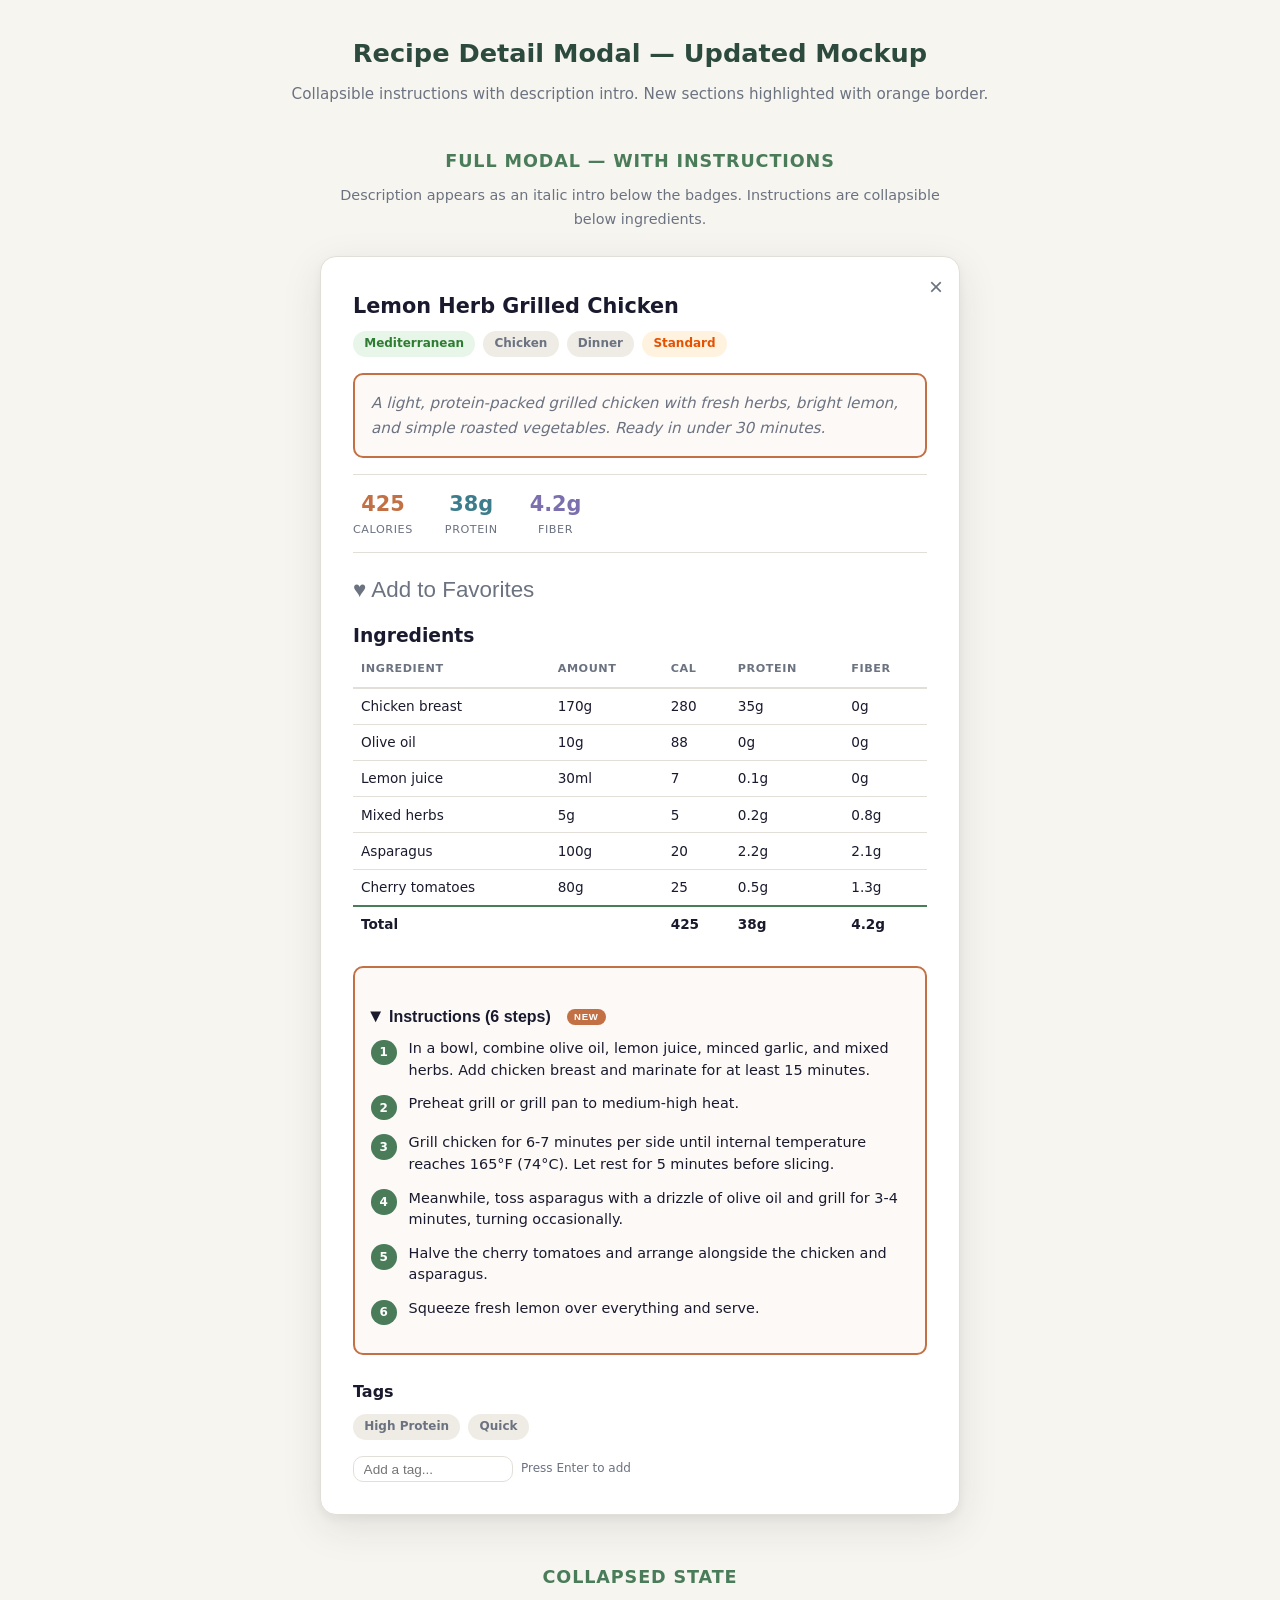
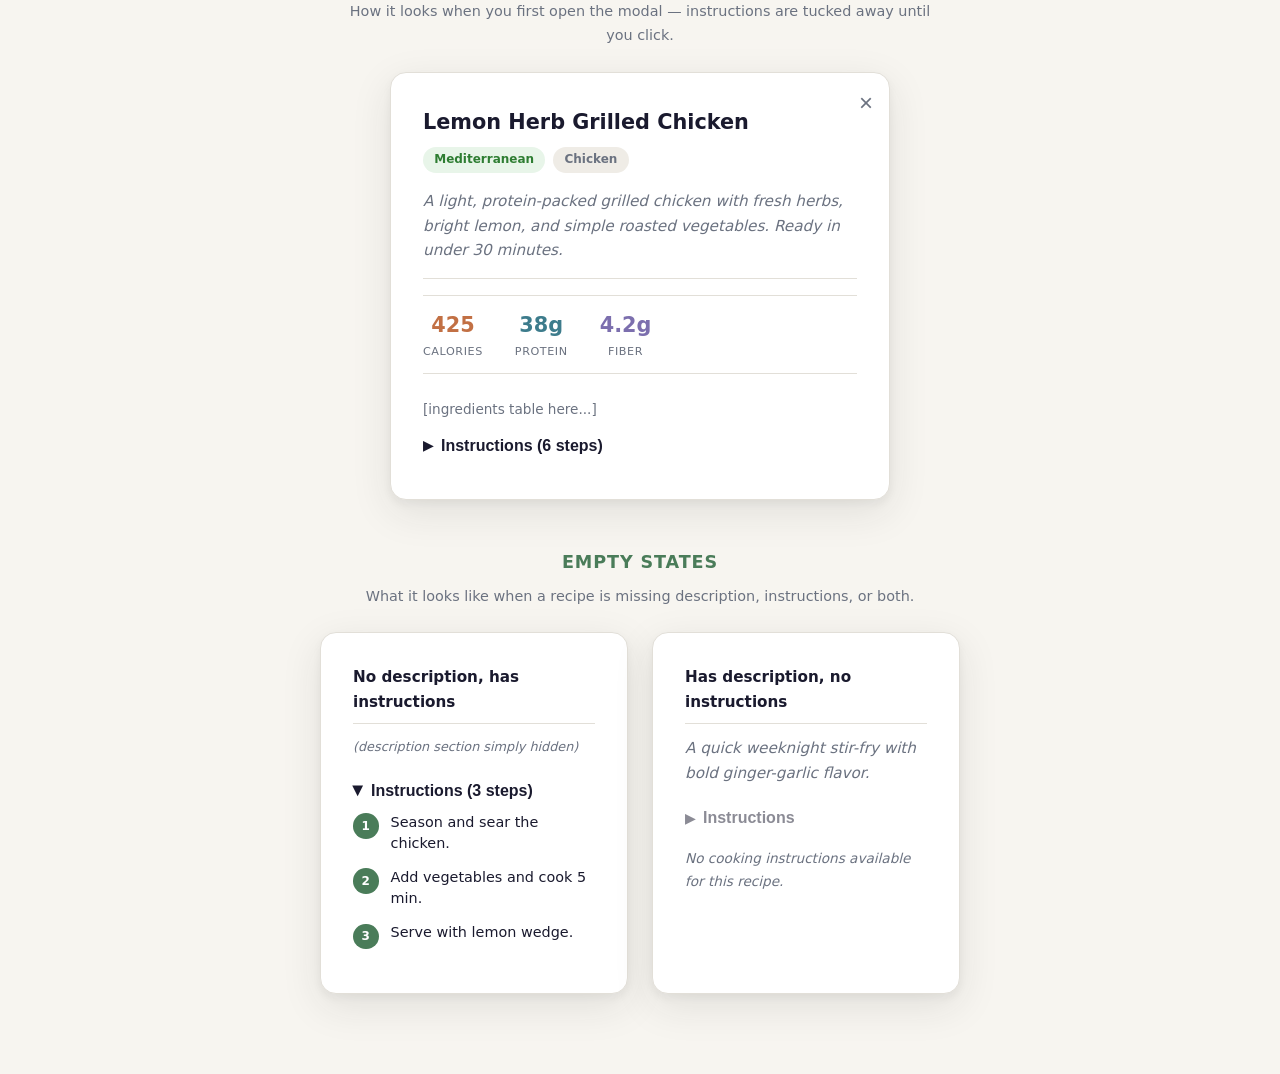
<file: .superpowers/brainstorm/32752-1773795425/instructions-mockup-v2.html>
<!DOCTYPE html>
<html lang="en">
<head>
<meta charset="UTF-8">
<meta name="viewport" content="width=device-width, initial-scale=1.0">
<title>Recipe Instructions Mockup v2</title>
<style>
  :root {
    --color-bg: #f7f5f0;
    --color-bg-subtle: #efece6;
    --color-surface: rgba(255, 255, 255, 0.78);
    --color-surface-solid: #ffffff;
    --color-primary: #4a7c59;
    --color-primary-light: #6aab7b;
    --color-primary-dark: #2c4a3e;
    --color-accent: #c27044;
    --color-text: #1a1a2e;
    --color-text-secondary: #6b7280;
    --color-border: #e2dfd8;
    --color-macro-cal: #c27044;
    --color-macro-protein: #3d7c8c;
    --color-macro-fiber: #7c6fae;
    --radius: 10px;
    --radius-lg: 16px;
    --shadow-lg: 0 12px 40px rgba(42,42,42,0.1), 0 4px 8px rgba(42,42,42,0.05);
    --font-family: -apple-system, BlinkMacSystemFont, 'Segoe UI', system-ui, sans-serif;
  }

  * { box-sizing: border-box; margin: 0; padding: 0; }

  body {
    background: var(--color-bg);
    font-family: var(--font-family);
    color: var(--color-text);
    line-height: 1.65;
    padding: 2rem;
  }

  h1 {
    text-align: center;
    font-size: 1.6rem;
    color: var(--color-primary-dark);
    margin-bottom: 0.5rem;
  }

  .page-subtitle {
    text-align: center;
    color: var(--color-text-secondary);
    font-size: 0.95rem;
    margin-bottom: 2rem;
  }

  /* Modal mockup */
  .modal-mockup {
    background: var(--color-surface-solid);
    border-radius: var(--radius-lg);
    box-shadow: var(--shadow-lg);
    max-width: 640px;
    margin: 0 auto 3rem;
    padding: 2rem;
    position: relative;
    border: 1px solid var(--color-border);
  }

  .modal-mockup .close-btn {
    position: absolute;
    top: 1rem;
    right: 1rem;
    background: none;
    border: none;
    font-size: 1.5rem;
    color: var(--color-text-secondary);
    cursor: pointer;
  }

  .modal-mockup h2 {
    font-size: 1.3rem;
    margin-bottom: 0.5rem;
  }

  .badge-row {
    display: flex;
    gap: 0.5rem;
    flex-wrap: wrap;
    margin-bottom: 1rem;
  }

  .badge {
    display: inline-block;
    padding: 0.2rem 0.7rem;
    border-radius: 999px;
    font-size: 0.75rem;
    font-weight: 600;
  }

  .badge-cuisine { background: #e8f5e9; color: #2e7d32; }
  .badge-tag { background: var(--color-bg-subtle); color: var(--color-text-secondary); }
  .badge-phase { background: #fff3e0; color: #e65100; }

  /* Description */
  .recipe-description {
    font-size: 0.95rem;
    color: var(--color-text-secondary);
    font-style: italic;
    margin-bottom: 1rem;
    padding-bottom: 1rem;
    border-bottom: 1px solid var(--color-border);
    line-height: 1.6;
  }

  /* Macro bar */
  .macro-bar {
    display: flex;
    gap: 2rem;
    margin-bottom: 1.5rem;
    padding: 0.75rem 0;
    border-top: 1px solid var(--color-border);
    border-bottom: 1px solid var(--color-border);
  }

  .macro-item { text-align: center; }

  .macro-value {
    font-size: 1.3rem;
    font-weight: 700;
  }

  .macro-label {
    font-size: 0.7rem;
    text-transform: uppercase;
    letter-spacing: 0.05em;
    color: var(--color-text-secondary);
  }

  /* Ingredients table */
  .ing-table {
    width: 100%;
    border-collapse: collapse;
    font-size: 0.85rem;
    margin-bottom: 1.5rem;
  }

  .ing-table th {
    text-align: left;
    font-size: 0.7rem;
    text-transform: uppercase;
    letter-spacing: 0.05em;
    color: var(--color-text-secondary);
    border-bottom: 2px solid var(--color-border);
    padding: 0.5rem 0.5rem;
  }

  .ing-table td {
    padding: 0.4rem 0.5rem;
    border-bottom: 1px solid var(--color-border);
  }

  .ing-table tfoot td {
    font-weight: 700;
    border-top: 2px solid var(--color-primary);
    border-bottom: none;
  }

  /* Instructions section */
  .instructions-section {
    margin-top: 1.5rem;
  }

  .collapse-toggle {
    display: flex;
    align-items: center;
    gap: 0.5rem;
    cursor: pointer;
    user-select: none;
    font-size: 1rem;
    font-weight: 600;
    color: var(--color-text);
    background: none;
    border: none;
    padding: 0;
    margin-bottom: 0.75rem;
    width: 100%;
    text-align: left;
  }

  .collapse-toggle .arrow {
    transition: transform 0.2s;
    font-size: 0.8rem;
  }

  .collapse-toggle.open .arrow {
    transform: rotate(90deg);
  }

  .instructions-list {
    list-style: none;
    counter-reset: step;
    padding: 0;
  }

  .instructions-list li {
    counter-increment: step;
    display: flex;
    gap: 0.75rem;
    margin-bottom: 0.75rem;
    align-items: flex-start;
    font-size: 0.9rem;
    line-height: 1.5;
  }

  .instructions-list li::before {
    content: counter(step);
    flex-shrink: 0;
    width: 1.6rem;
    height: 1.6rem;
    background: var(--color-primary);
    color: white;
    border-radius: 50%;
    display: flex;
    align-items: center;
    justify-content: center;
    font-size: 0.75rem;
    font-weight: 700;
    margin-top: 0.1rem;
  }

  /* Tags */
  .tags-section {
    margin-top: 1.5rem;
  }

  .tags-section h3 {
    font-size: 1rem;
    margin-bottom: 0.5rem;
  }

  .tag-input-row {
    display: flex;
    gap: 0.5rem;
    align-items: center;
  }

  .tag-input-row input {
    padding: 0.3rem 0.6rem;
    border: 1px solid var(--color-border);
    border-radius: var(--radius);
    font-size: 0.85rem;
    width: 160px;
  }

  .tag-input-row span {
    font-size: 0.75rem;
    color: var(--color-text-secondary);
  }

  .new-badge {
    display: inline-block;
    background: var(--color-accent);
    color: white;
    font-size: 0.6rem;
    font-weight: 700;
    text-transform: uppercase;
    letter-spacing: 0.08em;
    padding: 0.15rem 0.45rem;
    border-radius: 999px;
    margin-left: 0.5rem;
    vertical-align: middle;
  }

  .highlight-box {
    border: 2px solid var(--color-accent);
    border-radius: var(--radius);
    padding: 1rem;
    background: rgba(194, 112, 68, 0.04);
  }

  .no-instructions {
    color: var(--color-text-secondary);
    font-style: italic;
    font-size: 0.85rem;
    padding: 0.5rem 0;
  }

  .section-label {
    text-align: center;
    font-size: 1.1rem;
    font-weight: 600;
    color: var(--color-primary);
    margin: 2.5rem 0 0.5rem;
    text-transform: uppercase;
    letter-spacing: 0.05em;
  }

  .section-desc {
    text-align: center;
    color: var(--color-text-secondary);
    font-size: 0.9rem;
    margin-bottom: 1.5rem;
    max-width: 600px;
    margin-left: auto;
    margin-right: auto;
  }
</style>
</head>
<body>

<h1>Recipe Detail Modal — Updated Mockup</h1>
<p class="page-subtitle">Collapsible instructions with description intro. New sections highlighted with orange border.</p>

<!-- ==================== FULL MODAL ==================== -->
<div class="section-label">Full Modal — With Instructions</div>
<div class="section-desc">Description appears as an italic intro below the badges. Instructions are collapsible below ingredients.</div>

<div class="modal-mockup">
  <button class="close-btn">&times;</button>
  <h2>Lemon Herb Grilled Chicken</h2>
  <div class="badge-row">
    <span class="badge badge-cuisine">Mediterranean</span>
    <span class="badge badge-tag">Chicken</span>
    <span class="badge badge-tag">Dinner</span>
    <span class="badge badge-phase">Standard</span>
  </div>

  <div class="highlight-box" style="margin-bottom: 1rem;">
    <p class="recipe-description" style="border-bottom:none; margin-bottom:0; padding-bottom:0;">
      A light, protein-packed grilled chicken with fresh herbs, bright lemon, and simple roasted vegetables. Ready in under 30 minutes.
    </p>
  </div>

  <div class="macro-bar">
    <div class="macro-item">
      <div class="macro-value" style="color:var(--color-macro-cal);">425</div>
      <div class="macro-label">Calories</div>
    </div>
    <div class="macro-item">
      <div class="macro-value" style="color:var(--color-macro-protein);">38g</div>
      <div class="macro-label">Protein</div>
    </div>
    <div class="macro-item">
      <div class="macro-value" style="color:var(--color-macro-fiber);">4.2g</div>
      <div class="macro-label">Fiber</div>
    </div>
  </div>

  <div style="margin-bottom:1rem;">
    <button style="font-size:1.4rem; background:none; border:none; cursor:pointer; color: var(--color-text-secondary);">
      &#9829; Add to Favorites
    </button>
  </div>

  <h3>Ingredients</h3>
  <table class="ing-table">
    <thead><tr><th>Ingredient</th><th>Amount</th><th>Cal</th><th>Protein</th><th>Fiber</th></tr></thead>
    <tbody>
      <tr><td>Chicken breast</td><td>170g</td><td>280</td><td>35g</td><td>0g</td></tr>
      <tr><td>Olive oil</td><td>10g</td><td>88</td><td>0g</td><td>0g</td></tr>
      <tr><td>Lemon juice</td><td>30ml</td><td>7</td><td>0.1g</td><td>0g</td></tr>
      <tr><td>Mixed herbs</td><td>5g</td><td>5</td><td>0.2g</td><td>0.8g</td></tr>
      <tr><td>Asparagus</td><td>100g</td><td>20</td><td>2.2g</td><td>2.1g</td></tr>
      <tr><td>Cherry tomatoes</td><td>80g</td><td>25</td><td>0.5g</td><td>1.3g</td></tr>
    </tbody>
    <tfoot><tr><td>Total</td><td></td><td>425</td><td>38g</td><td>4.2g</td></tr></tfoot>
  </table>

  <div class="highlight-box">
    <div class="instructions-section">
      <button class="collapse-toggle open" onclick="this.classList.toggle('open'); this.nextElementSibling.style.display = this.classList.contains('open') ? 'block' : 'none';">
        <span class="arrow">&#9654;</span> Instructions (6 steps) <span class="new-badge">New</span>
      </button>
      <ol class="instructions-list">
        <li><span>In a bowl, combine olive oil, lemon juice, minced garlic, and mixed herbs. Add chicken breast and marinate for at least 15 minutes.</span></li>
        <li><span>Preheat grill or grill pan to medium-high heat.</span></li>
        <li><span>Grill chicken for 6-7 minutes per side until internal temperature reaches 165°F (74°C). Let rest for 5 minutes before slicing.</span></li>
        <li><span>Meanwhile, toss asparagus with a drizzle of olive oil and grill for 3-4 minutes, turning occasionally.</span></li>
        <li><span>Halve the cherry tomatoes and arrange alongside the chicken and asparagus.</span></li>
        <li><span>Squeeze fresh lemon over everything and serve.</span></li>
      </ol>
    </div>
  </div>

  <div class="tags-section">
    <h3>Tags</h3>
    <div class="badge-row">
      <span class="badge badge-tag">High Protein</span>
      <span class="badge badge-tag">Quick</span>
    </div>
    <div class="tag-input-row">
      <input type="text" placeholder="Add a tag...">
      <span>Press Enter to add</span>
    </div>
  </div>
</div>

<!-- ==================== COLLAPSED STATE ==================== -->
<div class="section-label">Collapsed State</div>
<div class="section-desc">How it looks when you first open the modal — instructions are tucked away until you click.</div>

<div class="modal-mockup" style="max-width: 500px;">
  <button class="close-btn">&times;</button>
  <h2>Lemon Herb Grilled Chicken</h2>
  <div class="badge-row">
    <span class="badge badge-cuisine">Mediterranean</span>
    <span class="badge badge-tag">Chicken</span>
  </div>

  <p class="recipe-description">
    A light, protein-packed grilled chicken with fresh herbs, bright lemon, and simple roasted vegetables. Ready in under 30 minutes.
  </p>

  <div class="macro-bar">
    <div class="macro-item">
      <div class="macro-value" style="color:var(--color-macro-cal);">425</div>
      <div class="macro-label">Calories</div>
    </div>
    <div class="macro-item">
      <div class="macro-value" style="color:var(--color-macro-protein);">38g</div>
      <div class="macro-label">Protein</div>
    </div>
    <div class="macro-item">
      <div class="macro-value" style="color:var(--color-macro-fiber);">4.2g</div>
      <div class="macro-label">Fiber</div>
    </div>
  </div>

  <p style="font-size:0.85rem; color:var(--color-text-secondary); margin-top:0.5rem;">[ingredients table here...]</p>

  <div class="instructions-section" style="margin-top:1rem;">
    <button class="collapse-toggle" onclick="this.classList.toggle('open'); this.nextElementSibling.style.display = this.classList.contains('open') ? 'block' : 'none';">
      <span class="arrow">&#9654;</span> Instructions (6 steps)
    </button>
    <ol class="instructions-list" style="display:none;">
      <li><span>In a bowl, combine olive oil, lemon juice...</span></li>
      <li><span>Preheat grill or grill pan...</span></li>
    </ol>
  </div>
</div>

<!-- ==================== EMPTY STATES ==================== -->
<div class="section-label">Empty States</div>
<div class="section-desc">What it looks like when a recipe is missing description, instructions, or both.</div>

<div style="display:flex; gap:1.5rem; max-width:640px; margin:0 auto 3rem; flex-wrap:wrap;">
  <div class="modal-mockup" style="flex:1; min-width:280px; margin-bottom:0;">
    <h3 style="font-size:0.95rem; margin-bottom:0.5rem;">No description, has instructions</h3>
    <hr style="border:none; border-top:1px solid var(--color-border); margin-bottom:0.75rem;">
    <p style="font-size:0.8rem; color:var(--color-text-secondary); font-style:italic; margin-bottom:0.75rem;">(description section simply hidden)</p>
    <div class="instructions-section">
      <button class="collapse-toggle open" onclick="this.classList.toggle('open'); this.nextElementSibling.style.display = this.classList.contains('open') ? 'block' : 'none';">
        <span class="arrow">&#9654;</span> Instructions (3 steps)
      </button>
      <ol class="instructions-list">
        <li><span>Season and sear the chicken.</span></li>
        <li><span>Add vegetables and cook 5 min.</span></li>
        <li><span>Serve with lemon wedge.</span></li>
      </ol>
    </div>
  </div>

  <div class="modal-mockup" style="flex:1; min-width:280px; margin-bottom:0;">
    <h3 style="font-size:0.95rem; margin-bottom:0.5rem;">Has description, no instructions</h3>
    <hr style="border:none; border-top:1px solid var(--color-border); margin-bottom:0.75rem;">
    <p class="recipe-description" style="border-bottom:none; padding-bottom:0; margin-bottom:0.75rem;">
      A quick weeknight stir-fry with bold ginger-garlic flavor.
    </p>
    <div class="instructions-section">
      <button class="collapse-toggle" style="cursor:default; opacity:0.5;">
        <span class="arrow">&#9654;</span> Instructions
      </button>
      <p class="no-instructions">No cooking instructions available for this recipe.</p>
    </div>
  </div>
</div>

</body>
</html>
</file>
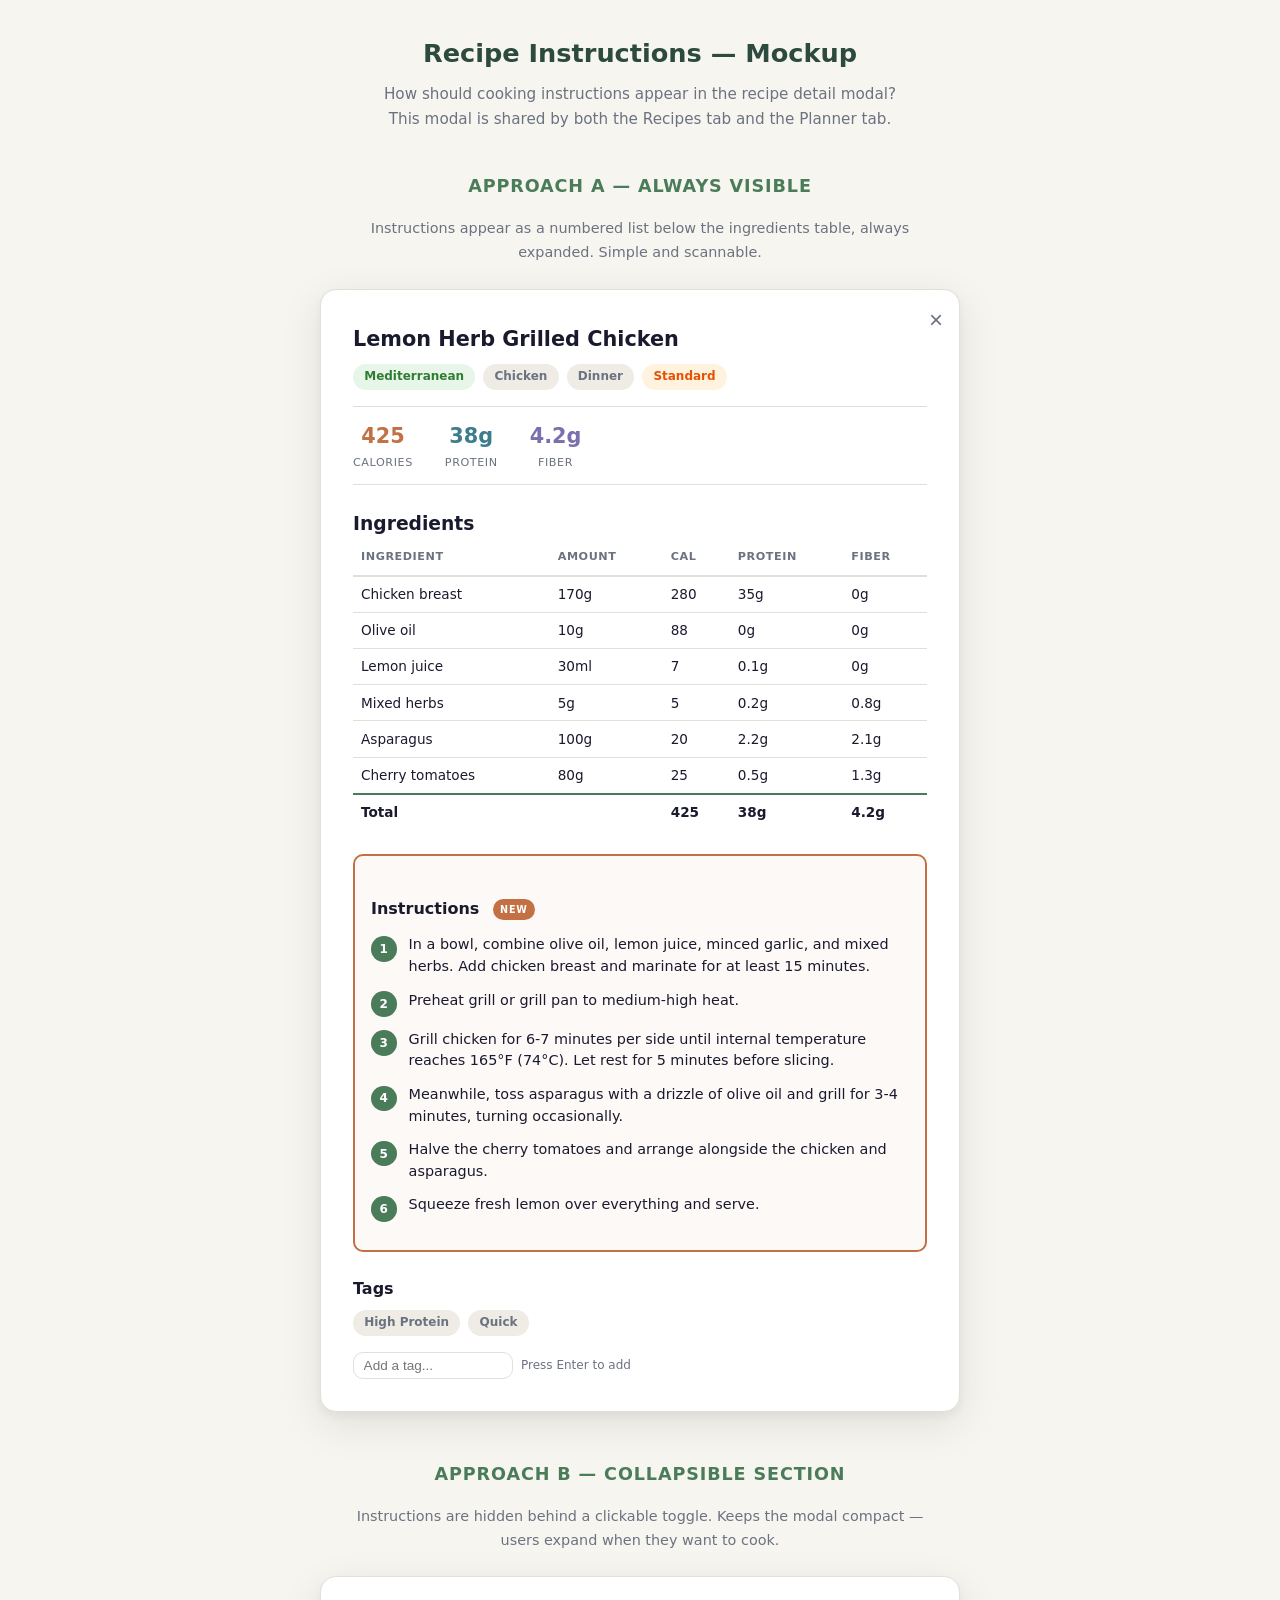
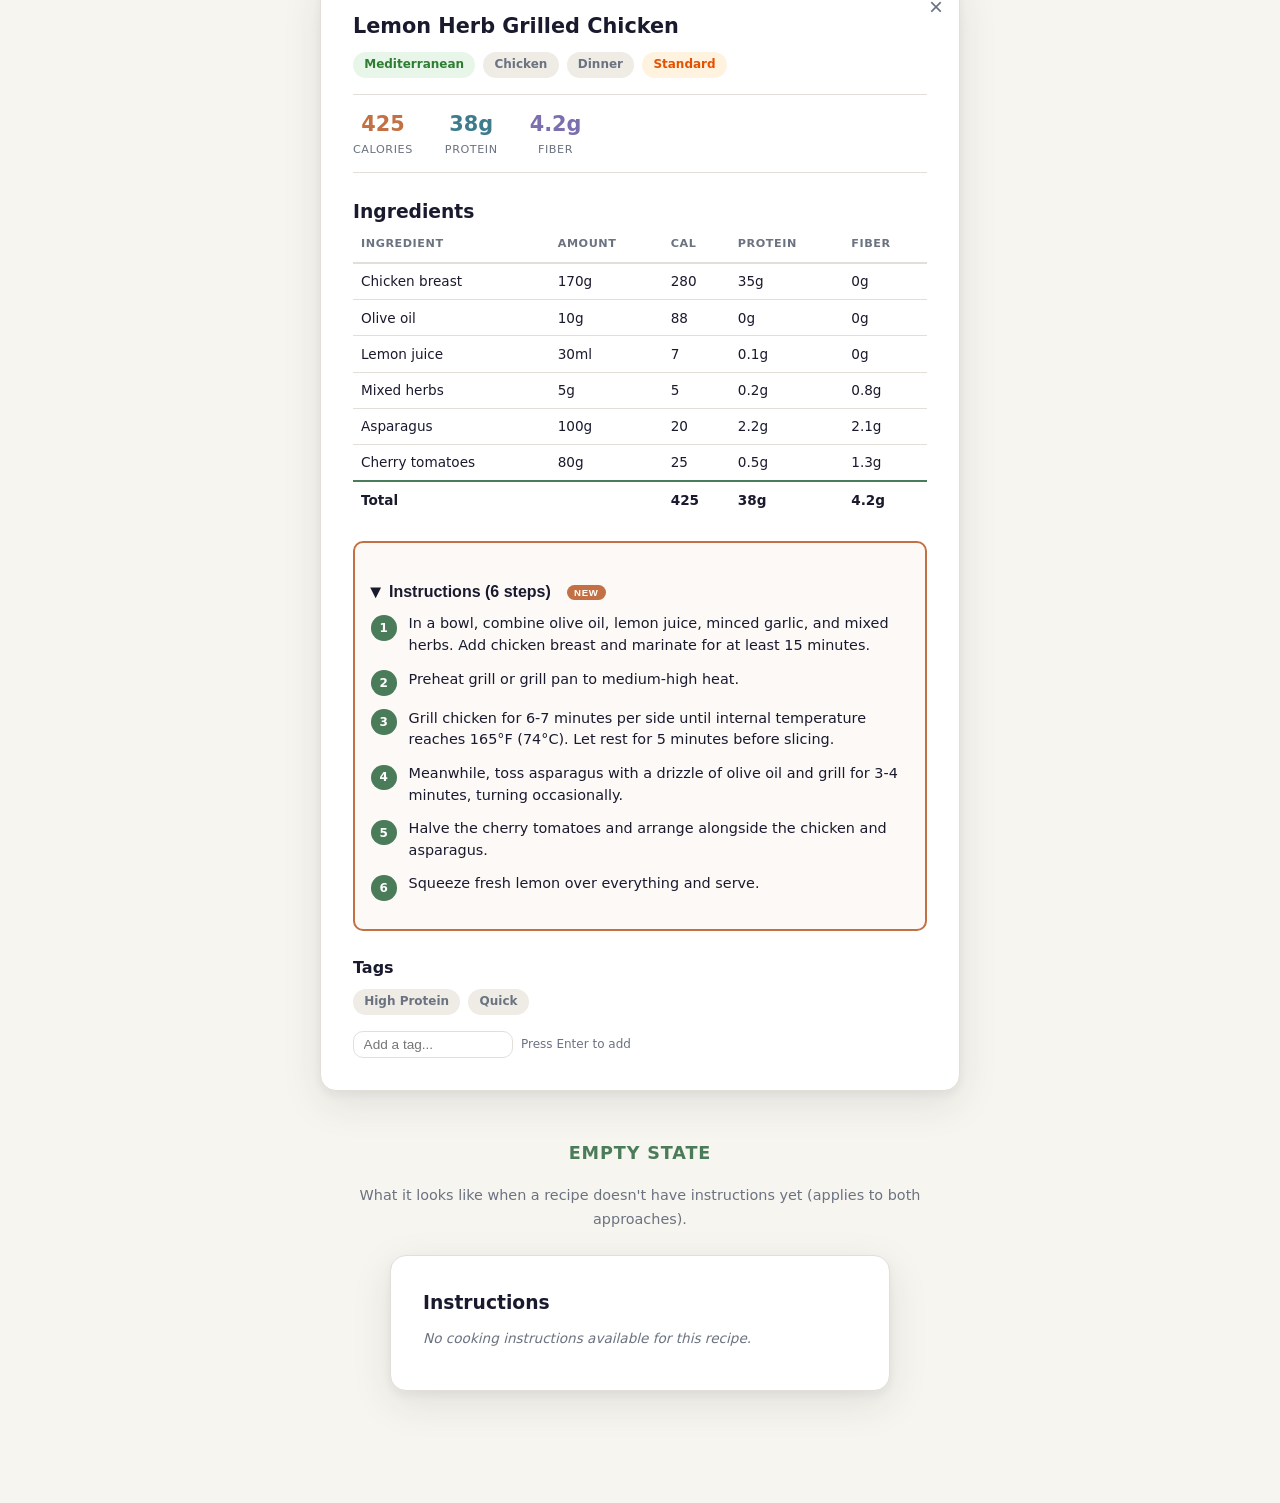
<file: .superpowers/brainstorm/32752-1773795425/instructions-mockup.html>
<!DOCTYPE html>
<html lang="en">
<head>
<meta charset="UTF-8">
<meta name="viewport" content="width=device-width, initial-scale=1.0">
<title>Recipe Instructions Mockup</title>
<style>
  :root {
    --color-bg: #f7f5f0;
    --color-bg-subtle: #efece6;
    --color-surface: rgba(255, 255, 255, 0.78);
    --color-surface-solid: #ffffff;
    --color-primary: #4a7c59;
    --color-primary-light: #6aab7b;
    --color-primary-dark: #2c4a3e;
    --color-accent: #c27044;
    --color-text: #1a1a2e;
    --color-text-secondary: #6b7280;
    --color-border: #e2dfd8;
    --color-macro-cal: #c27044;
    --color-macro-protein: #3d7c8c;
    --color-macro-fiber: #7c6fae;
    --radius: 10px;
    --radius-lg: 16px;
    --shadow-md: 0 4px 16px rgba(42,42,42,0.07), 0 2px 4px rgba(42,42,42,0.03);
    --shadow-lg: 0 12px 40px rgba(42,42,42,0.1), 0 4px 8px rgba(42,42,42,0.05);
    --font-family: -apple-system, BlinkMacSystemFont, 'Segoe UI', system-ui, sans-serif;
  }

  * { box-sizing: border-box; margin: 0; padding: 0; }

  body {
    background: var(--color-bg);
    font-family: var(--font-family);
    color: var(--color-text);
    line-height: 1.65;
    padding: 2rem;
  }

  h1 {
    text-align: center;
    font-size: 1.6rem;
    color: var(--color-primary-dark);
    margin-bottom: 0.5rem;
  }

  .subtitle {
    text-align: center;
    color: var(--color-text-secondary);
    font-size: 0.95rem;
    margin-bottom: 2rem;
  }

  .approach-label {
    text-align: center;
    font-size: 1.1rem;
    font-weight: 600;
    color: var(--color-primary);
    margin: 2.5rem 0 1rem;
    text-transform: uppercase;
    letter-spacing: 0.05em;
  }

  .approach-desc {
    text-align: center;
    color: var(--color-text-secondary);
    font-size: 0.9rem;
    margin-bottom: 1.5rem;
    max-width: 600px;
    margin-left: auto;
    margin-right: auto;
  }

  /* Modal mockup */
  .modal-mockup {
    background: var(--color-surface-solid);
    border-radius: var(--radius-lg);
    box-shadow: var(--shadow-lg);
    max-width: 640px;
    margin: 0 auto 3rem;
    padding: 2rem;
    position: relative;
    border: 1px solid var(--color-border);
  }

  .modal-mockup .close-btn {
    position: absolute;
    top: 1rem;
    right: 1rem;
    background: none;
    border: none;
    font-size: 1.5rem;
    color: var(--color-text-secondary);
    cursor: pointer;
  }

  .modal-mockup h2 {
    font-size: 1.3rem;
    margin-bottom: 0.5rem;
  }

  .badge-row {
    display: flex;
    gap: 0.5rem;
    flex-wrap: wrap;
    margin-bottom: 1rem;
  }

  .badge {
    display: inline-block;
    padding: 0.2rem 0.7rem;
    border-radius: 999px;
    font-size: 0.75rem;
    font-weight: 600;
  }

  .badge-cuisine { background: #e8f5e9; color: #2e7d32; }
  .badge-tag { background: var(--color-bg-subtle); color: var(--color-text-secondary); }
  .badge-phase { background: #fff3e0; color: #e65100; }

  /* Macro bar */
  .macro-bar {
    display: flex;
    gap: 2rem;
    margin-bottom: 1.5rem;
    padding: 0.75rem 0;
    border-top: 1px solid var(--color-border);
    border-bottom: 1px solid var(--color-border);
  }

  .macro-item {
    text-align: center;
  }

  .macro-value {
    font-size: 1.3rem;
    font-weight: 700;
  }

  .macro-label {
    font-size: 0.7rem;
    text-transform: uppercase;
    letter-spacing: 0.05em;
    color: var(--color-text-secondary);
  }

  /* Ingredients table */
  .ing-table {
    width: 100%;
    border-collapse: collapse;
    font-size: 0.85rem;
    margin-bottom: 1.5rem;
  }

  .ing-table th {
    text-align: left;
    font-size: 0.7rem;
    text-transform: uppercase;
    letter-spacing: 0.05em;
    color: var(--color-text-secondary);
    border-bottom: 2px solid var(--color-border);
    padding: 0.5rem 0.5rem;
  }

  .ing-table td {
    padding: 0.4rem 0.5rem;
    border-bottom: 1px solid var(--color-border);
  }

  .ing-table tfoot td {
    font-weight: 700;
    border-top: 2px solid var(--color-primary);
    border-bottom: none;
  }

  /* Instructions section */
  .instructions-section {
    margin-top: 1.5rem;
  }

  .instructions-section h3 {
    font-size: 1rem;
    margin-bottom: 0.75rem;
    color: var(--color-text);
  }

  .instructions-list {
    list-style: none;
    counter-reset: step;
    padding: 0;
  }

  .instructions-list li {
    counter-increment: step;
    display: flex;
    gap: 0.75rem;
    margin-bottom: 0.75rem;
    align-items: flex-start;
    font-size: 0.9rem;
    line-height: 1.5;
  }

  .instructions-list li::before {
    content: counter(step);
    flex-shrink: 0;
    width: 1.6rem;
    height: 1.6rem;
    background: var(--color-primary);
    color: white;
    border-radius: 50%;
    display: flex;
    align-items: center;
    justify-content: center;
    font-size: 0.75rem;
    font-weight: 700;
    margin-top: 0.1rem;
  }

  /* Collapsible approach */
  .collapse-toggle {
    display: flex;
    align-items: center;
    gap: 0.5rem;
    cursor: pointer;
    user-select: none;
    font-size: 1rem;
    font-weight: 600;
    color: var(--color-text);
    background: none;
    border: none;
    padding: 0;
    margin-bottom: 0.75rem;
  }

  .collapse-toggle .arrow {
    transition: transform 0.2s;
    font-size: 0.8rem;
  }

  .collapse-toggle.open .arrow {
    transform: rotate(90deg);
  }

  /* Tags */
  .tags-section {
    margin-top: 1.5rem;
  }

  .tags-section h3 {
    font-size: 1rem;
    margin-bottom: 0.5rem;
  }

  .tag-input-row {
    display: flex;
    gap: 0.5rem;
    align-items: center;
  }

  .tag-input-row input {
    padding: 0.3rem 0.6rem;
    border: 1px solid var(--color-border);
    border-radius: var(--radius);
    font-size: 0.85rem;
    width: 160px;
  }

  .tag-input-row span {
    font-size: 0.75rem;
    color: var(--color-text-secondary);
  }

  /* NEW indicator */
  .new-badge {
    display: inline-block;
    background: var(--color-accent);
    color: white;
    font-size: 0.6rem;
    font-weight: 700;
    text-transform: uppercase;
    letter-spacing: 0.08em;
    padding: 0.15rem 0.45rem;
    border-radius: 999px;
    margin-left: 0.5rem;
    vertical-align: middle;
  }

  .divider {
    border: none;
    border-top: 2px dashed var(--color-accent);
    margin: 1rem 0;
  }

  .highlight-box {
    border: 2px solid var(--color-accent);
    border-radius: var(--radius);
    padding: 1rem;
    background: rgba(194, 112, 68, 0.04);
  }

  /* Vote buttons */
  .vote-section {
    display: flex;
    gap: 1rem;
    justify-content: center;
    margin: 2rem 0 3rem;
  }

  .vote-btn {
    padding: 0.6rem 1.8rem;
    border-radius: 999px;
    border: 2px solid var(--color-primary);
    background: white;
    color: var(--color-primary);
    font-weight: 600;
    font-size: 0.95rem;
    cursor: pointer;
    transition: all 0.2s;
  }

  .vote-btn:hover, .vote-btn.selected {
    background: var(--color-primary);
    color: white;
  }

  .no-instructions {
    color: var(--color-text-secondary);
    font-style: italic;
    font-size: 0.85rem;
    padding: 0.5rem 0;
  }
</style>
</head>
<body>

<h1>Recipe Instructions — Mockup</h1>
<p class="subtitle">How should cooking instructions appear in the recipe detail modal?<br>This modal is shared by both the Recipes tab and the Planner tab.</p>

<!-- ==================== APPROACH A ==================== -->
<div class="approach-label">Approach A — Always Visible</div>
<p class="approach-desc">Instructions appear as a numbered list below the ingredients table, always expanded. Simple and scannable.</p>

<div class="modal-mockup">
  <button class="close-btn">&times;</button>
  <h2>Lemon Herb Grilled Chicken</h2>
  <div class="badge-row">
    <span class="badge badge-cuisine">Mediterranean</span>
    <span class="badge badge-tag">Chicken</span>
    <span class="badge badge-tag">Dinner</span>
    <span class="badge badge-phase">Standard</span>
  </div>

  <div class="macro-bar">
    <div class="macro-item">
      <div class="macro-value" style="color:var(--color-macro-cal);">425</div>
      <div class="macro-label">Calories</div>
    </div>
    <div class="macro-item">
      <div class="macro-value" style="color:var(--color-macro-protein);">38g</div>
      <div class="macro-label">Protein</div>
    </div>
    <div class="macro-item">
      <div class="macro-value" style="color:var(--color-macro-fiber);">4.2g</div>
      <div class="macro-label">Fiber</div>
    </div>
  </div>

  <h3>Ingredients</h3>
  <table class="ing-table">
    <thead><tr><th>Ingredient</th><th>Amount</th><th>Cal</th><th>Protein</th><th>Fiber</th></tr></thead>
    <tbody>
      <tr><td>Chicken breast</td><td>170g</td><td>280</td><td>35g</td><td>0g</td></tr>
      <tr><td>Olive oil</td><td>10g</td><td>88</td><td>0g</td><td>0g</td></tr>
      <tr><td>Lemon juice</td><td>30ml</td><td>7</td><td>0.1g</td><td>0g</td></tr>
      <tr><td>Mixed herbs</td><td>5g</td><td>5</td><td>0.2g</td><td>0.8g</td></tr>
      <tr><td>Asparagus</td><td>100g</td><td>20</td><td>2.2g</td><td>2.1g</td></tr>
      <tr><td>Cherry tomatoes</td><td>80g</td><td>25</td><td>0.5g</td><td>1.3g</td></tr>
    </tbody>
    <tfoot><tr><td>Total</td><td></td><td>425</td><td>38g</td><td>4.2g</td></tr></tfoot>
  </table>

  <div class="highlight-box">
    <div class="instructions-section">
      <h3>Instructions <span class="new-badge">New</span></h3>
      <ol class="instructions-list">
        <li><span>In a bowl, combine olive oil, lemon juice, minced garlic, and mixed herbs. Add chicken breast and marinate for at least 15 minutes.</span></li>
        <li><span>Preheat grill or grill pan to medium-high heat.</span></li>
        <li><span>Grill chicken for 6-7 minutes per side until internal temperature reaches 165°F (74°C). Let rest for 5 minutes before slicing.</span></li>
        <li><span>Meanwhile, toss asparagus with a drizzle of olive oil and grill for 3-4 minutes, turning occasionally.</span></li>
        <li><span>Halve the cherry tomatoes and arrange alongside the chicken and asparagus.</span></li>
        <li><span>Squeeze fresh lemon over everything and serve.</span></li>
      </ol>
    </div>
  </div>

  <div class="tags-section">
    <h3>Tags</h3>
    <div class="badge-row">
      <span class="badge badge-tag">High Protein</span>
      <span class="badge badge-tag">Quick</span>
    </div>
    <div class="tag-input-row">
      <input type="text" placeholder="Add a tag...">
      <span>Press Enter to add</span>
    </div>
  </div>
</div>

<!-- ==================== APPROACH B ==================== -->
<div class="approach-label">Approach B — Collapsible Section</div>
<p class="approach-desc">Instructions are hidden behind a clickable toggle. Keeps the modal compact — users expand when they want to cook.</p>

<div class="modal-mockup">
  <button class="close-btn">&times;</button>
  <h2>Lemon Herb Grilled Chicken</h2>
  <div class="badge-row">
    <span class="badge badge-cuisine">Mediterranean</span>
    <span class="badge badge-tag">Chicken</span>
    <span class="badge badge-tag">Dinner</span>
    <span class="badge badge-phase">Standard</span>
  </div>

  <div class="macro-bar">
    <div class="macro-item">
      <div class="macro-value" style="color:var(--color-macro-cal);">425</div>
      <div class="macro-label">Calories</div>
    </div>
    <div class="macro-item">
      <div class="macro-value" style="color:var(--color-macro-protein);">38g</div>
      <div class="macro-label">Protein</div>
    </div>
    <div class="macro-item">
      <div class="macro-value" style="color:var(--color-macro-fiber);">4.2g</div>
      <div class="macro-label">Fiber</div>
    </div>
  </div>

  <h3>Ingredients</h3>
  <table class="ing-table">
    <thead><tr><th>Ingredient</th><th>Amount</th><th>Cal</th><th>Protein</th><th>Fiber</th></tr></thead>
    <tbody>
      <tr><td>Chicken breast</td><td>170g</td><td>280</td><td>35g</td><td>0g</td></tr>
      <tr><td>Olive oil</td><td>10g</td><td>88</td><td>0g</td><td>0g</td></tr>
      <tr><td>Lemon juice</td><td>30ml</td><td>7</td><td>0.1g</td><td>0g</td></tr>
      <tr><td>Mixed herbs</td><td>5g</td><td>5</td><td>0.2g</td><td>0.8g</td></tr>
      <tr><td>Asparagus</td><td>100g</td><td>20</td><td>2.2g</td><td>2.1g</td></tr>
      <tr><td>Cherry tomatoes</td><td>80g</td><td>25</td><td>0.5g</td><td>1.3g</td></tr>
    </tbody>
    <tfoot><tr><td>Total</td><td></td><td>425</td><td>38g</td><td>4.2g</td></tr></tfoot>
  </table>

  <div class="highlight-box">
    <div class="instructions-section">
      <button class="collapse-toggle open" onclick="this.classList.toggle('open'); this.nextElementSibling.style.display = this.classList.contains('open') ? 'block' : 'none';">
        <span class="arrow">&#9654;</span> Instructions (6 steps) <span class="new-badge">New</span>
      </button>
      <ol class="instructions-list">
        <li><span>In a bowl, combine olive oil, lemon juice, minced garlic, and mixed herbs. Add chicken breast and marinate for at least 15 minutes.</span></li>
        <li><span>Preheat grill or grill pan to medium-high heat.</span></li>
        <li><span>Grill chicken for 6-7 minutes per side until internal temperature reaches 165°F (74°C). Let rest for 5 minutes before slicing.</span></li>
        <li><span>Meanwhile, toss asparagus with a drizzle of olive oil and grill for 3-4 minutes, turning occasionally.</span></li>
        <li><span>Halve the cherry tomatoes and arrange alongside the chicken and asparagus.</span></li>
        <li><span>Squeeze fresh lemon over everything and serve.</span></li>
      </ol>
    </div>
  </div>

  <div class="tags-section">
    <h3>Tags</h3>
    <div class="badge-row">
      <span class="badge badge-tag">High Protein</span>
      <span class="badge badge-tag">Quick</span>
    </div>
    <div class="tag-input-row">
      <input type="text" placeholder="Add a tag...">
      <span>Press Enter to add</span>
    </div>
  </div>
</div>

<!-- ==================== NO INSTRUCTIONS STATE ==================== -->
<div class="approach-label">Empty State</div>
<p class="approach-desc">What it looks like when a recipe doesn't have instructions yet (applies to both approaches).</p>

<div class="modal-mockup" style="max-width:500px;">
  <h3>Instructions</h3>
  <p class="no-instructions">No cooking instructions available for this recipe.</p>
</div>

<div style="height:2rem;"></div>

</body>
</html>
</file>
<file: app/css/styles.css>
/* ============================================================
   "Sage Garden" Theme — 1500 Calorie Meal Planner
   A warm, premium visual system with glassmorphism, gradients,
   spring animations, and delightful micro-interactions.
   ============================================================ */

/* ------------------------------------------------------------
   1. Design Tokens
   ------------------------------------------------------------ */
:root {
  /* Color Palette */
  --color-bg:              #f7f5f0;
  --color-bg-subtle:       #efece6;
  --color-surface:         rgba(255, 255, 255, 0.78);
  --color-surface-solid:   #ffffff;
  --color-primary:         #4a7c59;
  --color-primary-light:   #6aab7b;
  --color-primary-dark:    #2c4a3e;
  --color-primary-glow:    rgba(74, 124, 89, 0.18);
  --color-accent:          #c27044;
  --color-accent-light:    #e8956a;
  --color-accent-glow:     rgba(194, 112, 68, 0.18);
  --color-text:            #1a1a2e;
  --color-text-secondary:  #6b7280;
  --color-border:          #e2dfd8;
  --color-border-light:    #eeece7;
  --color-success:         #4a9d6e;
  --color-warning:         #d4a853;
  --color-danger:          #c9473f;
  --color-macro-cal:       #c27044;
  --color-macro-protein:   #3d7c8c;
  --color-macro-fiber:     #7c6fae;

  /* Radius */
  --radius:      10px;
  --radius-lg:   16px;
  --radius-xl:   24px;
  --radius-full: 9999px;

  /* Shadows — layered, warm-tinted */
  --shadow-sm:  0 1px 3px rgba(42,42,42,0.05), 0 1px 2px rgba(42,42,42,0.03);
  --shadow-md:  0 4px 16px rgba(42,42,42,0.07), 0 2px 4px rgba(42,42,42,0.03);
  --shadow-lg:  0 12px 40px rgba(42,42,42,0.1), 0 4px 8px rgba(42,42,42,0.05);
  --shadow-glow-primary: 0 4px 20px rgba(74,124,89,0.18);
  --shadow-glow-accent:  0 4px 20px rgba(194,112,68,0.18);

  /* Typography */
  --font-family: -apple-system, BlinkMacSystemFont, 'Segoe UI', system-ui, sans-serif;

  /* Easing */
  --ease-out:    cubic-bezier(0.16, 1, 0.3, 1);
  --ease-bounce: cubic-bezier(0.34, 1.56, 0.64, 1);
  --ease-spring: cubic-bezier(0.22, 0.68, 0, 1.71);

  /* Transitions */
  --transition:        0.2s var(--ease-out);
  --transition-slow:   0.35s var(--ease-out);
  --transition-bounce: 0.4s var(--ease-bounce);
}

/* ------------------------------------------------------------
   2. Reset & Base
   ------------------------------------------------------------ */
*,
*::before,
*::after {
  box-sizing: border-box;
}

body {
  margin: 0;
  background-color: var(--color-bg);
  font-family: var(--font-family);
  font-size: 1rem;
  line-height: 1.65;
  color: var(--color-text);
  -webkit-font-smoothing: antialiased;
  -moz-osx-font-smoothing: grayscale;
}

h1, h2, h3, h4, h5, h6 {
  margin-top: 0;
  line-height: 1.3;
  letter-spacing: -0.3px;
}

a {
  color: var(--color-primary);
  text-decoration: none;
  transition: color var(--transition);
}

a:hover {
  color: var(--color-primary-dark);
  text-decoration: underline;
}

img {
  max-width: 100%;
  display: block;
}

/* ------------------------------------------------------------
   3. Header — gradient with depth
   ------------------------------------------------------------ */
.header,
header {
  position: sticky;
  top: 0;
  z-index: 100;
  background: linear-gradient(135deg, #2c4a3e 0%, #3d6b52 50%, #4a7c59 100%);
  color: #ffffff;
  padding: 1rem 2rem;
  box-shadow: 0 2px 20px rgba(44, 74, 62, 0.25);
}

.header h1,
header h1 {
  font-size: 1.5rem;
  margin: 0;
  font-weight: 800;
  letter-spacing: -0.5px;
}

.header .subtitle,
header .subtitle,
header p {
  font-size: 0.85rem;
  opacity: 0.75;
  margin: 0.15rem 0 0;
  font-weight: 400;
  letter-spacing: 0.2px;
}

/* ------------------------------------------------------------
   4. Nav Tabs — pill-shaped with animated background
   ------------------------------------------------------------ */
.nav-tabs {
  display: flex;
  overflow-x: auto;
  gap: 6px;
  background: var(--color-surface-solid);
  padding: 0.6rem 1rem;
  border-bottom: 1px solid var(--color-border);
  -webkit-overflow-scrolling: touch;
  scrollbar-width: none;
  box-shadow: 0 1px 4px rgba(0,0,0,0.03);
}

.nav-tabs::-webkit-scrollbar {
  display: none;
}

.nav-tab {
  border-radius: var(--radius-full);
  padding: 0.5rem 1.1rem;
  border: none;
  cursor: pointer;
  font-size: 0.85rem;
  font-family: var(--font-family);
  font-weight: 500;
  background: transparent;
  color: var(--color-text-secondary);
  white-space: nowrap;
  transition: all var(--transition);
  position: relative;
}

.nav-tab:hover {
  background-color: var(--color-bg-subtle);
  color: var(--color-text);
}

.nav-tab--active {
  background: var(--color-primary);
  color: #ffffff;
  box-shadow: var(--shadow-glow-primary);
  font-weight: 600;
}

.nav-tab--active:hover {
  background: var(--color-primary-dark);
}

/* ------------------------------------------------------------
   5. Main Content
   ------------------------------------------------------------ */
#app-content {
  max-width: 1200px;
  margin: 0 auto;
  padding: 1.5rem 1rem;
}

/* ------------------------------------------------------------
   6. Cards — glassmorphism
   ------------------------------------------------------------ */
.card {
  background: var(--color-surface);
  backdrop-filter: blur(12px);
  -webkit-backdrop-filter: blur(12px);
  border: 1px solid rgba(255, 255, 255, 0.5);
  border-radius: var(--radius-lg);
  box-shadow: var(--shadow-sm);
  padding: 1.25rem;
  margin-bottom: 1rem;
  transition: box-shadow var(--transition-slow);
}

/* ------------------------------------------------------------
   7. Recipe Cards — elegant with hover lift
   ------------------------------------------------------------ */
.recipe-card {
  background: var(--color-surface);
  backdrop-filter: blur(12px);
  -webkit-backdrop-filter: blur(12px);
  border: 1px solid rgba(255, 255, 255, 0.5);
  border-radius: var(--radius-lg);
  box-shadow: var(--shadow-sm);
  padding: 1.25rem;
  margin-bottom: 1rem;
  cursor: pointer;
  transition: transform 0.3s var(--ease-bounce), box-shadow 0.3s var(--ease-out);
  position: relative;
  overflow: hidden;
}

.recipe-card::before {
  content: '';
  position: absolute;
  top: 0;
  left: 0;
  right: 0;
  height: 3px;
  background: linear-gradient(90deg, var(--color-primary-light), var(--color-primary));
  opacity: 0;
  transition: opacity 0.3s var(--ease-out);
}

.recipe-card:hover {
  transform: translateY(-4px);
  box-shadow: var(--shadow-md);
}

.recipe-card:hover::before {
  opacity: 1;
}

.recipe-card__name {
  margin: 0 0 0.5rem;
  font-size: 1.05rem;
  font-weight: 600;
  letter-spacing: -0.2px;
}

.recipe-card__badges {
  display: flex;
  flex-wrap: wrap;
  gap: 0.3rem;
  margin-bottom: 0.5rem;
}

.recipe-card__macros {
  display: flex;
  gap: 0.5rem;
  margin-top: 0.5rem;
}

/* ------------------------------------------------------------
   8. Grid Layouts
   ------------------------------------------------------------ */
.grid-2 {
  display: grid;
  grid-template-columns: 1fr;
  gap: 1rem;
}

.grid-3 {
  display: grid;
  grid-template-columns: 1fr;
  gap: 1rem;
}

/* ------------------------------------------------------------
   9. Meal Planner Grid
   ------------------------------------------------------------ */
.planner-grid {
  display: flex;
  flex-direction: column;
  gap: 1rem;
}

.planner-day {
  display: flex;
  flex-direction: column;
  gap: 0.5rem;
  background: var(--color-surface);
  backdrop-filter: blur(12px);
  -webkit-backdrop-filter: blur(12px);
  border: 1px solid rgba(255, 255, 255, 0.5);
  border-radius: var(--radius-lg);
  box-shadow: var(--shadow-sm);
  padding: 1rem;
  animation: fadeInUp 0.35s var(--ease-out) both;
}

.planner-day:nth-child(1) { animation-delay: 0s; }
.planner-day:nth-child(2) { animation-delay: 0.04s; }
.planner-day:nth-child(3) { animation-delay: 0.08s; }
.planner-day:nth-child(4) { animation-delay: 0.12s; }
.planner-day:nth-child(5) { animation-delay: 0.16s; }
.planner-day:nth-child(6) { animation-delay: 0.2s; }
.planner-day:nth-child(7) { animation-delay: 0.24s; }

.planner-day__label {
  min-width: 100px;
  font-weight: 700;
  font-size: 1rem;
  color: var(--color-primary-dark);
}

.planner-day__slots {
  display: flex;
  gap: 0.5rem;
  flex-wrap: wrap;
  flex: 1;
}

.planner-slot {
  min-width: 200px;
  flex: 1;
  background: var(--color-surface-solid);
  border-radius: var(--radius);
  padding: 0.75rem;
  box-shadow: var(--shadow-sm);
  transition: box-shadow var(--transition);
}

.planner-slot--empty {
  border: 2px dashed var(--color-border);
  background: transparent;
  box-shadow: none;
  display: flex;
  align-items: center;
  justify-content: center;
  min-height: 80px;
  cursor: pointer;
  color: var(--color-text-secondary);
  font-size: 1.5rem;
  transition: border-color var(--transition), color var(--transition), background var(--transition);
}

.planner-slot--empty:hover {
  border-color: var(--color-primary-light);
  color: var(--color-primary);
  background: var(--color-primary-glow);
}

.planner-slot--filled {
  border-left: 3px solid var(--color-primary);
}

.planner-slot__name[data-action="view-recipe"] {
  transition: color 0.2s var(--ease-out);
  cursor: pointer;
}

.planner-slot__name[data-action="view-recipe"]:hover {
  color: var(--color-primary);
  text-decoration: underline;
  text-underline-offset: 2px;
}

.planner-day__macros {
  display: flex;
  gap: 0.75rem;
  align-items: center;
  font-size: 0.8rem;
  color: var(--color-text-secondary);
  padding-top: 0.5rem;
  border-top: 1px solid var(--color-border-light);
  margin-top: 0.25rem;
}

/* Planner toolbar */
.planner-toolbar {
  display: flex;
  gap: 0.5rem;
  margin-bottom: 1rem;
  justify-content: flex-end;
}

/* ------------------------------------------------------------
   10. Macro Progress Bars — gradient fills with glow
   ------------------------------------------------------------ */
.macro-bar-container {
  margin-bottom: 0.5rem;
}

.macro-bar-container .macro-bar-label {
  display: flex;
  justify-content: space-between;
  font-size: 0.8rem;
  margin-bottom: 0.3rem;
  color: var(--color-text-secondary);
  font-weight: 500;
}

.macro-bar {
  height: 8px;
  border-radius: var(--radius-full);
  background-color: var(--color-bg-subtle);
  overflow: hidden;
  position: relative;
}

.macro-bar__fill {
  height: 100%;
  border-radius: var(--radius-full);
  transition: width 0.5s var(--ease-out);
  position: relative;
}

.macro-bar--cal .macro-bar__fill {
  background: linear-gradient(90deg, #c27044, #e8956a);
  box-shadow: 0 0 8px rgba(194, 112, 68, 0.3);
}

.macro-bar--protein .macro-bar__fill {
  background: linear-gradient(90deg, #3d7c8c, #5ca8b8);
  box-shadow: 0 0 8px rgba(61, 124, 140, 0.3);
}

.macro-bar--fiber .macro-bar__fill {
  background: linear-gradient(90deg, #7c6fae, #a498d1);
  box-shadow: 0 0 8px rgba(124, 111, 174, 0.3);
}

/* ------------------------------------------------------------
   11. Shopping List
   ------------------------------------------------------------ */
.shopping-list {
  margin-bottom: 1rem;
}

.shopping-category {
  margin-bottom: 1.25rem;
}

.shopping-category h3 {
  font-size: 0.9rem;
  font-weight: 700;
  padding-bottom: 0.5rem;
  border-bottom: 2px solid var(--color-border);
  margin: 0 0 0.5rem;
  color: var(--color-primary-dark);
  text-transform: uppercase;
  letter-spacing: 0.5px;
}

.shopping-item {
  display: flex;
  align-items: center;
  gap: 0.75rem;
  padding: 0.55rem 0;
  border-bottom: 1px solid var(--color-border-light);
  transition: opacity 0.3s var(--ease-out), transform 0.3s var(--ease-out);
}

.shopping-item__checkbox {
  flex-shrink: 0;
}

.shopping-item__name {
  flex: 1;
  transition: color var(--transition);
}

.shopping-item__quantity {
  color: var(--color-text-secondary);
  font-size: 0.85rem;
  white-space: nowrap;
  font-weight: 500;
}

.shopping-item--checked {
  opacity: 0.4;
}

.shopping-item--checked .shopping-item__name {
  text-decoration: line-through;
  color: var(--color-text-secondary);
}

/* ------------------------------------------------------------
   12. Pantry Items
   ------------------------------------------------------------ */
.pantry-item {
  background: var(--color-surface);
  backdrop-filter: blur(8px);
  -webkit-backdrop-filter: blur(8px);
  border: 1px solid rgba(255, 255, 255, 0.5);
  border-radius: var(--radius);
  box-shadow: var(--shadow-sm);
  padding: 0.75rem 1rem;
  margin-bottom: 0.5rem;
  display: flex;
  align-items: center;
  gap: 0.75rem;
  flex-wrap: wrap;
  transition: transform var(--transition), box-shadow var(--transition);
}

.pantry-item:hover {
  box-shadow: var(--shadow-md);
}

.pantry-item__name {
  flex: 1;
  font-weight: 600;
  min-width: 120px;
}

.pantry-item__quantity {
  width: 80px;
  padding: 0.4rem 0.5rem;
  border: 1px solid var(--color-border);
  border-radius: var(--radius);
  font-size: 0.85rem;
  font-family: var(--font-family);
  text-align: center;
  background: var(--color-surface-solid);
  transition: border-color var(--transition), box-shadow var(--transition);
}

.pantry-item__quantity:focus {
  border-color: var(--color-primary);
  box-shadow: 0 0 0 3px var(--color-primary-glow);
}

.pantry-item__unit {
  font-size: 0.85rem;
  color: var(--color-text-secondary);
  min-width: 40px;
}

.pantry-item__badge {
  display: inline-block;
  padding: 0.15rem 0.6rem;
  border-radius: var(--radius-full);
  font-size: 0.7rem;
  font-weight: 600;
  background: linear-gradient(135deg, rgba(106, 171, 123, 0.15), rgba(106, 171, 123, 0.25));
  color: var(--color-primary-dark);
  border: 1px solid rgba(74, 124, 89, 0.15);
}

.pantry-item__actions {
  display: flex;
  gap: 0.25rem;
}

/* ------------------------------------------------------------
   13. Dashboard
   ------------------------------------------------------------ */
.dashboard {
  margin-bottom: 1rem;
}

.dashboard-stats {
  display: grid;
  grid-template-columns: repeat(2, 1fr);
  gap: 1rem;
  margin-bottom: 1.5rem;
}

.stat-card {
  background: var(--color-surface);
  backdrop-filter: blur(12px);
  -webkit-backdrop-filter: blur(12px);
  border: 1px solid rgba(255, 255, 255, 0.5);
  border-radius: var(--radius-lg);
  box-shadow: var(--shadow-sm);
  padding: 1.25rem;
  text-align: center;
  transition: transform 0.3s var(--ease-bounce), box-shadow var(--transition);
  position: relative;
  overflow: hidden;
}

.stat-card::after {
  content: '';
  position: absolute;
  bottom: 0;
  left: 0;
  right: 0;
  height: 3px;
  background: linear-gradient(90deg, var(--color-primary-light), var(--color-primary));
  opacity: 0.5;
}

.stat-card:hover {
  transform: translateY(-2px);
  box-shadow: var(--shadow-md);
}

.stat-card__icon {
  font-size: 1.5rem;
  margin-bottom: 0.25rem;
}

.stat-card__value {
  font-size: 1.75rem;
  font-weight: 800;
  line-height: 1.2;
  background: linear-gradient(135deg, var(--color-primary-dark), var(--color-primary));
  -webkit-background-clip: text;
  -webkit-text-fill-color: transparent;
  background-clip: text;
}

.stat-card__label {
  font-size: 0.78rem;
  color: var(--color-text-secondary);
  margin-top: 0.2rem;
  font-weight: 500;
  text-transform: uppercase;
  letter-spacing: 0.3px;
}

.dashboard-chart {
  background: var(--color-surface);
  backdrop-filter: blur(12px);
  -webkit-backdrop-filter: blur(12px);
  border: 1px solid rgba(255, 255, 255, 0.5);
  border-radius: var(--radius-lg);
  box-shadow: var(--shadow-sm);
  padding: 1.25rem;
  margin-bottom: 1rem;
}

.dashboard-chart h3 {
  margin: 0 0 1rem;
  font-size: 1rem;
}

.dashboard-day {
  background: var(--color-surface);
  backdrop-filter: blur(12px);
  -webkit-backdrop-filter: blur(12px);
  border: 1px solid rgba(255, 255, 255, 0.5);
  border-radius: var(--radius-lg);
  box-shadow: var(--shadow-sm);
  padding: 1.25rem;
  margin-bottom: 1rem;
  transition: box-shadow var(--transition);
}

.dashboard-day:hover {
  box-shadow: var(--shadow-md);
}

/* ------------------------------------------------------------
   14. Buttons — refined with gradients
   ------------------------------------------------------------ */
.btn {
  display: inline-flex;
  align-items: center;
  justify-content: center;
  gap: 0.375rem;
  padding: 0.5rem 1.1rem;
  border-radius: var(--radius);
  border: none;
  cursor: pointer;
  font-size: 0.85rem;
  font-family: var(--font-family);
  font-weight: 600;
  line-height: 1.4;
  transition: all var(--transition);
  text-decoration: none;
  position: relative;
  overflow: hidden;
}

.btn:active {
  transform: scale(0.96);
}

.btn-primary {
  background: linear-gradient(135deg, var(--color-primary), var(--color-primary-dark));
  color: #ffffff;
  box-shadow: 0 2px 8px rgba(74, 124, 89, 0.25);
}

.btn-primary:hover {
  box-shadow: var(--shadow-glow-primary);
  filter: brightness(1.08);
}

.btn-secondary {
  background: var(--color-bg-subtle);
  color: var(--color-text);
  border: 1px solid var(--color-border);
}

.btn-secondary:hover {
  background: var(--color-border);
  border-color: transparent;
}

.btn-danger {
  background: linear-gradient(135deg, var(--color-danger), #d95f58);
  color: #ffffff;
  box-shadow: 0 2px 8px rgba(201, 71, 63, 0.25);
}

.btn-danger:hover {
  box-shadow: 0 4px 16px rgba(201, 71, 63, 0.3);
  filter: brightness(1.08);
}

.btn-success {
  background: linear-gradient(135deg, var(--color-success), #5cb882);
  color: #ffffff;
  box-shadow: 0 2px 8px rgba(74, 157, 110, 0.25);
}

.btn-success:hover {
  box-shadow: 0 4px 16px rgba(74, 157, 110, 0.3);
  filter: brightness(1.08);
}

.btn-sm {
  padding: 0.3rem 0.7rem;
  font-size: 0.78rem;
  border-radius: 8px;
}

.btn-icon {
  width: 34px;
  height: 34px;
  padding: 0;
  display: inline-flex;
  align-items: center;
  justify-content: center;
  border-radius: var(--radius);
  background-color: transparent;
  border: none;
  cursor: pointer;
  font-size: 1.1rem;
  color: var(--color-text-secondary);
  transition: all var(--transition);
}

.btn-icon:hover {
  background-color: var(--color-bg-subtle);
  color: var(--color-text);
  transform: scale(1.08);
}

/* ------------------------------------------------------------
   15. Forms — warm inputs with animated focus
   ------------------------------------------------------------ */
.form-group {
  margin-bottom: 1rem;
}

.form-group label,
label {
  display: block;
  font-weight: 600;
  margin-bottom: 0.3rem;
  font-size: 0.85rem;
  color: var(--color-text);
}

input,
select,
textarea {
  width: 100%;
  padding: 0.55rem 0.85rem;
  border: 1.5px solid var(--color-border);
  border-radius: var(--radius);
  font-size: 0.85rem;
  font-family: var(--font-family);
  color: var(--color-text);
  background-color: var(--color-surface-solid);
  transition: border-color 0.25s var(--ease-out), box-shadow 0.25s var(--ease-out);
}

input:focus,
select:focus,
textarea:focus {
  border-color: var(--color-primary);
  outline: none;
  box-shadow: 0 0 0 4px var(--color-primary-glow);
}

input[type="number"] {
  width: auto;
}

input[type="checkbox"],
input[type="radio"] {
  width: auto;
}

textarea {
  resize: vertical;
  min-height: 80px;
}

select {
  cursor: pointer;
  appearance: none;
  background-image: url("data:image/svg+xml,%3Csvg xmlns='http://www.w3.org/2000/svg' width='12' height='12' viewBox='0 0 12 12'%3E%3Cpath fill='%236b7280' d='M6 8L1 3h10z'/%3E%3C/svg%3E");
  background-repeat: no-repeat;
  background-position: right 0.85rem center;
  padding-right: 2.2rem;
}

/* ------------------------------------------------------------
   16. Badges — soft pill design with subtle gradients
   ------------------------------------------------------------ */
.badge {
  display: inline-block;
  padding: 0.15rem 0.55rem;
  border-radius: var(--radius-full);
  font-size: 0.72rem;
  font-weight: 600;
  line-height: 1.5;
  letter-spacing: 0.2px;
}

.badge-cuisine {
  background: linear-gradient(135deg, rgba(106,171,123,0.12), rgba(106,171,123,0.22));
  color: var(--color-primary-dark);
  border: 1px solid rgba(74, 124, 89, 0.15);
}

.badge-cal {
  background: rgba(194, 112, 68, 0.12);
  color: var(--color-macro-cal);
  border: 1px solid rgba(194, 112, 68, 0.2);
  font-weight: 700;
}

.badge-protein {
  background: rgba(61, 124, 140, 0.12);
  color: var(--color-macro-protein);
  border: 1px solid rgba(61, 124, 140, 0.2);
  font-weight: 700;
}

.badge-fiber {
  background: rgba(124, 111, 174, 0.12);
  color: var(--color-macro-fiber);
  border: 1px solid rgba(124, 111, 174, 0.2);
  font-weight: 700;
}

.badge-tag {
  background: var(--color-bg-subtle);
  color: var(--color-text);
  border: 1px solid var(--color-border);
}

.badge-phase-standard {
  background: linear-gradient(135deg, #ddf0f7, #c5e5ef);
  color: #1a6985;
  border: 1px solid rgba(26, 105, 133, 0.15);
}

.badge-phase-luteal {
  background: linear-gradient(135deg, #f7dbe7, #eec5d5);
  color: #8b3a62;
  border: 1px solid rgba(139, 58, 98, 0.15);
}

/* ------------------------------------------------------------
   16b. Cook Count Badge (recipe cards)
   ------------------------------------------------------------ */
.badge-cook {
  position: absolute;
  bottom: 0.75rem;
  right: 0.75rem;
  min-width: 1.6rem;
  height: 1.6rem;
  display: inline-flex;
  align-items: center;
  justify-content: center;
  padding: 0.1rem 0.4rem;
  border-radius: var(--radius-full);
  font-size: 0.7rem;
  font-weight: 700;
  line-height: 1;
  letter-spacing: 0.2px;
  transition: transform 0.3s var(--ease-bounce), box-shadow var(--transition);
}

.recipe-card:hover .badge-cook {
  transform: scale(1.1);
}

/* Tier 1: 1–2 cooks — muted stone */
.badge-cook-tier1 {
  background: rgba(107, 114, 128, 0.12);
  color: #6b7280;
  border: 1px solid rgba(107, 114, 128, 0.2);
}

/* Tier 2: 3–5 cooks — sage green */
.badge-cook-tier2 {
  background: rgba(74, 124, 89, 0.15);
  color: var(--color-primary-dark);
  border: 1px solid rgba(74, 124, 89, 0.2);
}

/* Tier 3: 6–10 cooks — warm gold */
.badge-cook-tier3 {
  background: rgba(212, 168, 83, 0.18);
  color: #8b6914;
  border: 1px solid rgba(212, 168, 83, 0.25);
  box-shadow: 0 0 6px rgba(212, 168, 83, 0.15);
}

/* Tier 4: 11+ cooks — rich terracotta */
.badge-cook-tier4 {
  background: rgba(194, 112, 68, 0.2);
  color: #8b4a24;
  border: 1px solid rgba(194, 112, 68, 0.25);
  box-shadow: 0 0 8px rgba(194, 112, 68, 0.2);
}

/* ------------------------------------------------------------
   16c. Cooked indicator on planner slots
   ------------------------------------------------------------ */
.planner-slot--cooked {
  border-left-color: var(--color-success);
  background: linear-gradient(135deg, rgba(74, 157, 110, 0.04), rgba(74, 157, 110, 0.08));
}

.planner-slot__cooked-btn--active {
  color: var(--color-success) !important;
  background: rgba(74, 157, 110, 0.12) !important;
  border-radius: var(--radius) !important;
}

/* ------------------------------------------------------------
   17. Modal — frosted glass with scale entrance
   ------------------------------------------------------------ */
.modal-overlay {
  position: fixed;
  inset: 0;
  background: rgba(26, 26, 46, 0.45);
  backdrop-filter: blur(4px);
  -webkit-backdrop-filter: blur(4px);
  display: flex;
  align-items: center;
  justify-content: center;
  z-index: 1000;
  animation: fadeIn 0.2s var(--ease-out);
}

.modal-content {
  background: var(--color-surface-solid);
  border-radius: var(--radius-lg);
  max-width: 700px;
  width: 90%;
  max-height: 85vh;
  overflow-y: auto;
  padding: 2rem;
  position: relative;
  box-shadow: var(--shadow-lg);
  animation: scaleIn 0.3s var(--ease-bounce);
}

.modal-content::-webkit-scrollbar {
  width: 6px;
}

.modal-content::-webkit-scrollbar-track {
  background: transparent;
}

.modal-content::-webkit-scrollbar-thumb {
  background-color: var(--color-border);
  border-radius: 3px;
}

.modal-content::-webkit-scrollbar-thumb:hover {
  background-color: var(--color-text-secondary);
}

.modal-close {
  position: absolute;
  top: 1rem;
  right: 1rem;
  background: var(--color-bg-subtle);
  border: none;
  font-size: 1.3rem;
  cursor: pointer;
  color: var(--color-text-secondary);
  line-height: 1;
  width: 32px;
  height: 32px;
  border-radius: var(--radius-full);
  display: flex;
  align-items: center;
  justify-content: center;
  transition: all var(--transition);
}

.modal-close:hover {
  background: var(--color-border);
  color: var(--color-text);
  transform: rotate(90deg);
}

.hidden {
  display: none !important;
}

/* ------------------------------------------------------------
   18. Toast Notifications — polished pills
   ------------------------------------------------------------ */
.toast-container {
  position: fixed;
  bottom: 1.5rem;
  right: 1.5rem;
  z-index: 1001;
  display: flex;
  flex-direction: column;
  gap: 0.5rem;
  pointer-events: none;
}

.toast {
  padding: 0.8rem 1.2rem;
  border-radius: var(--radius);
  color: #ffffff;
  font-size: 0.85rem;
  font-family: var(--font-family);
  font-weight: 500;
  animation: slideInRight 0.35s var(--ease-bounce);
  pointer-events: auto;
  box-shadow: var(--shadow-md);
  max-width: 360px;
  backdrop-filter: blur(8px);
  -webkit-backdrop-filter: blur(8px);
}

.toast-success {
  background: linear-gradient(135deg, var(--color-success), #5cb882);
}

.toast-error {
  background: linear-gradient(135deg, var(--color-danger), #d95f58);
}

.toast-info {
  background: linear-gradient(135deg, var(--color-primary), var(--color-primary-light));
}

/* ------------------------------------------------------------
   19. Search & Filter Bar
   ------------------------------------------------------------ */
.filter-bar {
  display: flex;
  flex-wrap: wrap;
  gap: 0.5rem;
  margin-bottom: 1.5rem;
  align-items: center;
}

.filter-bar input[type="search"] {
  flex: 1;
  min-width: 200px;
}

.filter-bar select {
  width: auto;
  min-width: 140px;
}

/* ------------------------------------------------------------
   20. Recipe Detail
   ------------------------------------------------------------ */
.recipe-detail__header {
  margin-bottom: 1rem;
}

.recipe-detail__header h2 {
  margin: 0 0 0.5rem;
  font-size: 1.4rem;
  font-weight: 700;
  letter-spacing: -0.4px;
}

.recipe-detail__macros {
  display: flex;
  gap: 2rem;
  padding: 1rem 0;
  border-top: 1px solid var(--color-border-light);
  border-bottom: 1px solid var(--color-border-light);
  margin-bottom: 1rem;
}

.recipe-detail__macro-item {
  text-align: center;
}

.recipe-detail__macro-value {
  font-size: 1.5rem;
  font-weight: 800;
  line-height: 1.2;
}

.recipe-detail__macro-label {
  font-size: 0.72rem;
  color: var(--color-text-secondary);
  text-transform: uppercase;
  letter-spacing: 0.5px;
  font-weight: 500;
}

.recipe-detail__macro-daily {
  font-size: 0.7rem;
  color: var(--color-text-secondary);
  margin-top: 0.15rem;
}

.recipe-detail__daily-bar {
  width: 100%;
  height: 4px;
  background: var(--color-border-light);
  border-radius: 2px;
  margin-top: 0.35rem;
  overflow: hidden;
}

.recipe-detail__daily-bar-fill {
  height: 100%;
  border-radius: 2px;
  transition: width 0.4s var(--ease-out);
}

.recipe-detail__daily-bar-fill--cal {
  background: var(--color-macro-cal);
}

.recipe-detail__daily-bar-fill--pro {
  background: var(--color-macro-protein);
}

.recipe-detail__daily-bar-fill--fib {
  background: var(--color-macro-fiber);
}

.recipe-detail__cal-bar {
  height: 3px;
  background: var(--color-border-light);
  border-radius: 2px;
  overflow: hidden;
}

.recipe-detail__cal-bar-fill {
  height: 100%;
  background: var(--color-macro-cal);
  border-radius: 2px;
  opacity: 0.6;
}

.recipe-detail__nutrition-panels .card {
  background: var(--color-bg);
  border: 1px solid var(--color-border-light);
}

@media (max-width: 600px) {
  .recipe-detail__nutrition-panels {
    grid-template-columns: 1fr !important;
  }
}

.recipe-detail__ingredients {
  margin-bottom: 1.5rem;
}

.recipe-detail__ingredients h3 {
  margin: 0 0 0.5rem;
  font-size: 1.05rem;
}

.recipe-detail__ingredients table {
  width: 100%;
  border-collapse: collapse;
}

.recipe-detail__ingredients th {
  text-align: left;
  padding: 0.55rem 0.5rem;
  border-bottom: 2px solid var(--color-border);
  font-size: 0.75rem;
  text-transform: uppercase;
  letter-spacing: 0.5px;
  color: var(--color-text-secondary);
  font-weight: 600;
}

.recipe-detail__ingredients td {
  padding: 0.55rem 0.5rem;
  border-bottom: 1px solid var(--color-border-light);
  font-size: 0.88rem;
}

.recipe-detail__ingredients tr:hover {
  background: var(--color-bg);
}

/* ------------------------------------------------------------
   21. Phase Indicator
   ------------------------------------------------------------ */
.phase-badge {
  display: inline-block;
  padding: 0.15rem 0.55rem;
  border-radius: var(--radius-full);
  font-size: 0.72rem;
  font-weight: 600;
}

.phase-badge--standard {
  background: linear-gradient(135deg, #ddf0f7, #c5e5ef);
  color: #1a6985;
  border: 1px solid rgba(26, 105, 133, 0.15);
}

.phase-badge--luteal {
  background: linear-gradient(135deg, #f7dbe7, #eec5d5);
  color: #8b3a62;
  border: 1px solid rgba(139, 58, 98, 0.15);
}

/* ------------------------------------------------------------
   22. Empty States
   ------------------------------------------------------------ */
.empty-state {
  text-align: center;
  padding: 3rem 1rem;
  color: var(--color-text-secondary);
  font-size: 1.05rem;
}

.empty-state p {
  margin: 0.5rem 0;
}

/* ------------------------------------------------------------
   23. Utility Classes
   ------------------------------------------------------------ */
.flex { display: flex; }
.flex-between { display: flex; justify-content: space-between; }
.flex-center { display: flex; align-items: center; justify-content: center; }
.flex-wrap { flex-wrap: wrap; }
.gap-1 { gap: 0.5rem; }
.gap-2 { gap: 1rem; }
.mt-1 { margin-top: 0.5rem; }
.mt-2 { margin-top: 1rem; }
.mb-1 { margin-bottom: 0.5rem; }
.mb-2 { margin-bottom: 1rem; }
.text-center { text-align: center; }
.text-sm { font-size: 0.85rem; }
.text-secondary { color: var(--color-text-secondary); }
.fw-bold { font-weight: 700; }

/* ------------------------------------------------------------
   24. Favorite Heart Button
   ------------------------------------------------------------ */
.favorite-btn {
  background: none;
  border: none;
  cursor: pointer;
  font-size: 1.25rem;
  color: var(--color-border);
  transition: color var(--transition), transform 0.3s var(--ease-bounce);
  padding: 0.25rem;
  line-height: 1;
}

.favorite-btn:hover {
  transform: scale(1.2);
  color: var(--color-accent-light);
}

.favorite-btn.favorite--active {
  color: var(--color-accent);
}

.favorite-btn.favorite--active:hover {
  color: var(--color-accent-light);
}

/* ------------------------------------------------------------
   25. Week Navigation
   ------------------------------------------------------------ */
.week-nav {
  display: flex;
  align-items: center;
  justify-content: center;
  gap: 1rem;
  margin-bottom: 1rem;
}

.week-nav__label {
  font-size: 1.1rem;
  font-weight: 700;
  margin: 0;
  white-space: nowrap;
  letter-spacing: -0.3px;
}

/* ------------------------------------------------------------
   26. Auto-Plan Panel
   ------------------------------------------------------------ */
.auto-plan {
  background: var(--color-surface);
  backdrop-filter: blur(12px);
  -webkit-backdrop-filter: blur(12px);
  border: 1px solid rgba(255, 255, 255, 0.5);
  border-radius: var(--radius-lg);
  box-shadow: var(--shadow-sm);
  padding: 1.25rem;
  margin-bottom: 1rem;
}

.auto-plan h3 {
  margin: 0 0 1rem;
  font-size: 1.05rem;
}

.auto-plan__options {
  display: flex;
  flex-direction: column;
  gap: 0.75rem;
  margin-bottom: 1rem;
}

.auto-plan__option {
  display: flex;
  align-items: center;
  gap: 0.5rem;
  font-size: 0.88rem;
}

.auto-plan__generate {
  margin-top: 0.5rem;
}

/* ------------------------------------------------------------
   27. Template Cards
   ------------------------------------------------------------ */
.template-card {
  background: var(--color-surface);
  backdrop-filter: blur(8px);
  -webkit-backdrop-filter: blur(8px);
  border: 1px solid rgba(255, 255, 255, 0.5);
  border-radius: var(--radius);
  box-shadow: var(--shadow-sm);
  padding: 1.25rem;
  margin-bottom: 1rem;
  display: flex;
  align-items: center;
  justify-content: space-between;
  gap: 1rem;
  flex-wrap: wrap;
  transition: box-shadow var(--transition), transform var(--transition);
}

.template-card:hover {
  box-shadow: var(--shadow-md);
  transform: translateY(-1px);
}

.template-card__info {
  flex: 1;
  min-width: 150px;
}

.template-card__name {
  font-weight: 700;
  font-size: 1rem;
  margin: 0 0 0.25rem;
}

.template-card__meta {
  font-size: 0.8rem;
  color: var(--color-text-secondary);
}

.template-card__actions {
  display: flex;
  gap: 0.5rem;
}

/* ------------------------------------------------------------
   28. Scale Controls
   ------------------------------------------------------------ */
.scale-controls {
  display: flex;
  align-items: center;
  gap: 0.5rem;
}

.scale-controls__label {
  font-size: 0.85rem;
  font-weight: 600;
  color: var(--color-text-secondary);
}

.scale-controls .scale-preset {
  padding: 0.22rem 0.65rem;
  border-radius: var(--radius-full);
  border: 1.5px solid var(--color-border);
  background: transparent;
  cursor: pointer;
  font-size: 0.75rem;
  font-family: var(--font-family);
  font-weight: 500;
  color: var(--color-text);
  transition: all var(--transition);
}

.scale-controls .scale-preset:hover {
  background: var(--color-bg-subtle);
  border-color: var(--color-primary-light);
}

.scale-controls .scale-preset--active {
  background: linear-gradient(135deg, var(--color-primary), var(--color-primary-dark));
  color: #ffffff;
  border-color: var(--color-primary);
  box-shadow: 0 2px 6px rgba(74, 124, 89, 0.25);
}

/* ------------------------------------------------------------
   29. Custom Checkboxes
   ------------------------------------------------------------ */
input[type="checkbox"] {
  accent-color: var(--color-primary);
  width: 17px;
  height: 17px;
  cursor: pointer;
  border-radius: 4px;
}

/* ------------------------------------------------------------
   30. Data Tables
   ------------------------------------------------------------ */
.data-table {
  width: 100%;
  border-collapse: collapse;
}

.data-table th {
  text-align: left;
  padding: 0.55rem 0.5rem;
  border-bottom: 2px solid var(--color-border);
  font-size: 0.75rem;
  text-transform: uppercase;
  letter-spacing: 0.5px;
  color: var(--color-text-secondary);
  font-weight: 600;
}

.data-table td {
  padding: 0.55rem 0.5rem;
  border-bottom: 1px solid var(--color-border-light);
  font-size: 0.88rem;
}

.data-table tr:hover {
  background-color: var(--color-bg);
}

/* ------------------------------------------------------------
   31. Animations
   ------------------------------------------------------------ */
@keyframes fadeIn {
  from { opacity: 0; }
  to { opacity: 1; }
}

@keyframes fadeInUp {
  from { opacity: 0; transform: translateY(12px); }
  to { opacity: 1; transform: translateY(0); }
}

@keyframes slideInRight {
  from { opacity: 0; transform: translateX(24px); }
  to { opacity: 1; transform: translateX(0); }
}

@keyframes scaleIn {
  from { opacity: 0; transform: scale(0.94); }
  to { opacity: 1; transform: scale(1); }
}

@keyframes shimmer {
  0% { background-position: -200% 0; }
  100% { background-position: 200% 0; }
}

@keyframes pulseGlow {
  0%, 100% { box-shadow: 0 0 0 0 var(--color-primary-glow); }
  50% { box-shadow: 0 0 0 8px transparent; }
}

@keyframes progressFill {
  from { width: 0; }
}

.page-transition {
  animation: fadeInUp 0.3s var(--ease-out);
}

/* Staggered list items */
.recipe-card { animation: fadeInUp 0.35s var(--ease-out) both; }

/* ------------------------------------------------------------
   32. Planner Macro Status Indicators
   ------------------------------------------------------------ */
.macro-status {
  display: inline-block;
  width: 10px;
  height: 10px;
  border-radius: var(--radius-full);
  margin-right: 0.25rem;
  vertical-align: middle;
  transition: background-color var(--transition);
}

.macro-status--good {
  background-color: var(--color-success);
  box-shadow: 0 0 6px rgba(74, 157, 110, 0.4);
}

.macro-status--warn {
  background-color: var(--color-warning);
  box-shadow: 0 0 6px rgba(212, 168, 83, 0.4);
}

.macro-status--bad {
  background-color: var(--color-danger);
  box-shadow: 0 0 6px rgba(201, 71, 63, 0.4);
}

/* ------------------------------------------------------------
   33. Responsive - Tablet (min-width: 768px)
   ------------------------------------------------------------ */
@media (min-width: 768px) {
  .grid-2 {
    grid-template-columns: repeat(2, 1fr);
  }

  .planner-day {
    flex-direction: row;
    align-items: flex-start;
  }

  .planner-day__label {
    padding-top: 0.75rem;
  }

  .planner-day__slots {
    flex-wrap: nowrap;
  }

  .planner-day__macros {
    border-top: none;
    border-left: 1px solid var(--color-border-light);
    padding-top: 0;
    padding-left: 0.75rem;
    margin-top: 0;
    flex-direction: column;
    min-width: 80px;
  }

  .dashboard-stats {
    grid-template-columns: repeat(4, 1fr);
  }
}

/* ------------------------------------------------------------
   34. Responsive - Desktop (min-width: 1024px)
   ------------------------------------------------------------ */
@media (min-width: 1024px) {
  .grid-3 {
    grid-template-columns: repeat(3, 1fr);
  }

  #app-content {
    padding: 2rem 1.5rem;
  }

  .header,
  header {
    padding: 1rem 3rem;
  }

  .nav-tabs {
    padding: 0.6rem 2rem;
  }

  .modal-content {
    padding: 2.5rem;
  }
}

/* ------------------------------------------------------------
   35. Print Styles
   ------------------------------------------------------------ */
@media print {
  .header,
  header,
  .nav-tabs,
  .modal-overlay,
  .toast-container,
  .btn,
  .filter-bar,
  .auto-plan,
  .week-nav {
    display: none !important;
  }

  body {
    background: #ffffff;
    color: #000000;
    font-size: 12pt;
  }

  #app-content {
    max-width: 100%;
    padding: 0;
    margin: 0;
  }

  .card,
  .recipe-card,
  .planner-slot,
  .planner-day,
  .stat-card,
  .dashboard-chart,
  .dashboard-day,
  .template-card,
  .pantry-item {
    box-shadow: none;
    border: 1px solid #ccc;
    break-inside: avoid;
    backdrop-filter: none;
    -webkit-backdrop-filter: none;
    background: #ffffff;
  }

  .recipe-card:hover {
    transform: none;
    box-shadow: none;
  }
}

/* ------------------------------------------------------------
   36. Scrollbar Styling (webkit)
   ------------------------------------------------------------ */
::-webkit-scrollbar {
  width: 8px;
  height: 8px;
}

::-webkit-scrollbar-track {
  background: transparent;
}

::-webkit-scrollbar-thumb {
  background-color: var(--color-border);
  border-radius: var(--radius-full);
}

::-webkit-scrollbar-thumb:hover {
  background-color: var(--color-text-secondary);
}

/* ------------------------------------------------------------
   37. Spinner
   ------------------------------------------------------------ */
.spinner {
  width: 36px;
  height: 36px;
  border: 3px solid var(--color-border);
  border-top-color: var(--color-primary);
  border-radius: 50%;
  animation: spin 0.7s linear infinite;
}

@keyframes spin {
  to { transform: rotate(360deg); }
}

/* ------------------------------------------------------------
   38. Tag Tree
   ------------------------------------------------------------ */
.tag-tree-item:hover {
  background: var(--color-primary-glow);
}

.tag-tree-name:hover {
  text-decoration: underline;
  color: var(--color-primary);
}

.btn-icon:hover {
  color: var(--color-primary) !important;
}
</file>
